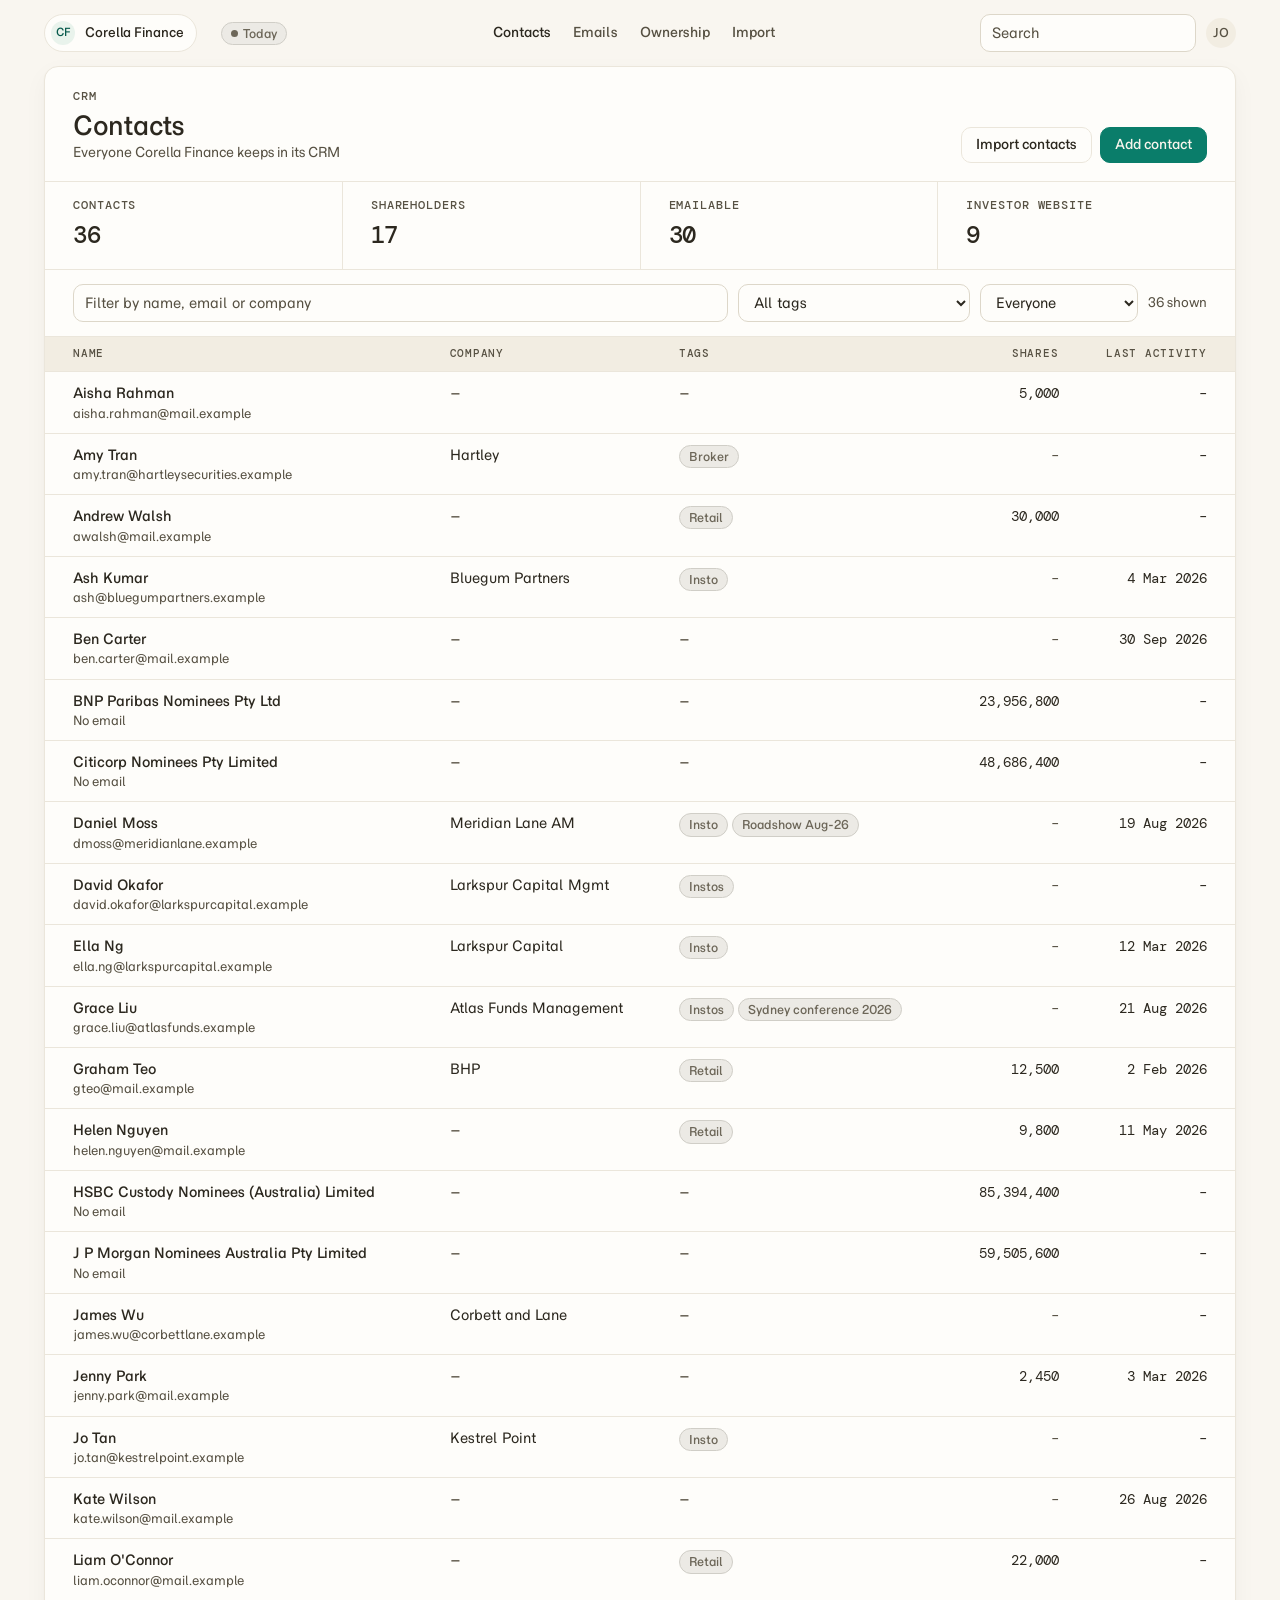
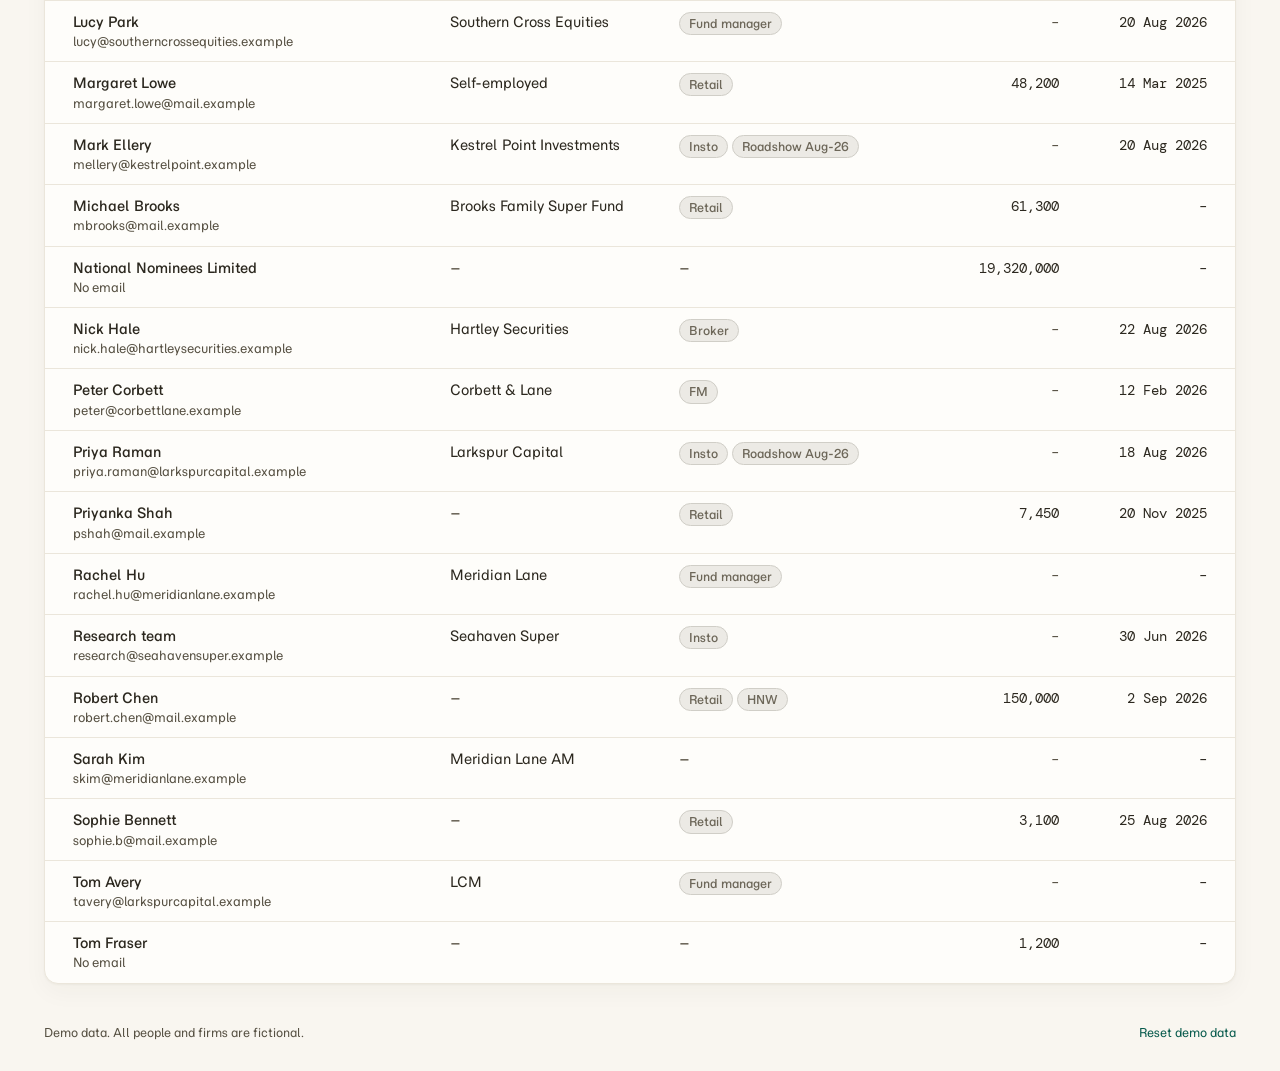
<file: crm/2 - Corella CRM - Today (before).html>
<!doctype html>
<html lang="en-AU">
<head>
  <meta charset="utf-8">
  <meta name="viewport" content="width=device-width, initial-scale=1">
  <title>Corella Finance CRM · Today</title>
  <style>
/* Embedded fonts: Momo Trust Sans and DM Mono. Generated file, no need to edit. */
@font-face{font-family:"Momo Trust Sans";font-weight:400;font-style:normal;font-display:block;src:url([data-uri]) format("woff2");}
@font-face{font-family:"Momo Trust Sans";font-weight:500;font-style:normal;font-display:block;src:url([data-uri]) format("woff2");}
@font-face{font-family:"DM Mono";font-weight:400;font-style:normal;font-display:block;src:url([data-uri]) format("woff2");}
@font-face{font-family:"DM Mono";font-weight:500;font-style:normal;font-display:block;src:url([data-uri]) format("woff2");}

</style>
  <style>
/* Ivy design tokens (Parchment) and the components this mock uses. */

:root {
  --font-sans: "Momo Trust Sans", "Inter", "Segoe UI Variable Text", -apple-system, BlinkMacSystemFont, "Helvetica Neue", Arial, sans-serif;
  --font-mono: "DM Mono", ui-monospace, "SF Mono", Menlo, Consolas, monospace;

  --radius: 0.625rem;
  --background: #F9F6F0;
  --card: #FEFDFA;
  --foreground: #2C281F;
  --muted: #F2EDE2;
  --muted-foreground: #575143;
  --secondary: #F2EDE2;
  --accent: #E9F3EC;
  --accent-foreground: #075A4C;
  --primary: #0A7D6A;
  --primary-foreground: #F7F4EC;
  --destructive: #B52A1E;
  --ring: #075A4C;
  --border: #EBE6DB;
  --input: #DDD7C9;

  --hue-green: #0A7D6A;
  --hue-blue: #1F52D0;
  --hue-violet: #6B30CF;
  --hue-amber: #8A6800;
  --hue-orange: #B8460A;
  --hue-rose: #B31E57;
  --hue-red: #B52A1E;
  --hue-gray: #6D6759;
}

* { box-sizing: border-box; }
html, body { margin: 0; }
body {
  background: var(--background);
  color: var(--foreground);
  font-family: var(--font-sans);
  font-size: 14px;
  line-height: 1.45;
  font-synthesis: none;
  -webkit-font-smoothing: antialiased;
}
b, strong, th, h1, h2, h3, h4 { font-weight: 500; }
a { color: var(--accent-foreground); text-decoration: none; }
a:hover { text-decoration: underline; }
:focus-visible { outline: 2px solid var(--ring); outline-offset: 2px; }

.mono { font-family: var(--font-mono); font-variant-numeric: tabular-nums; }
.num { font-family: var(--font-mono); font-variant-numeric: tabular-nums; text-align: right; white-space: nowrap; }
.muted { color: var(--muted-foreground); }
.small { font-size: 13px; }
.caption { font-size: 12px; }
.eyebrow {
  font-family: var(--font-mono); font-size: 11.5px; font-weight: 500; letter-spacing: 0.08em;
  text-transform: uppercase; color: var(--muted-foreground);
}

/* Top navigation: no fill, melts into the ground */
.nav {
  display: flex; align-items: center; gap: 24px;
  max-width: 1240px; margin: 0 auto; padding: 14px 24px;
}
.chip-company {
  display: flex; align-items: center; gap: 10px; padding: 6px 12px 6px 6px;
  border: 1px solid var(--border); border-radius: 9999px; background: var(--card);
  font-size: 13px; font-weight: 500; white-space: nowrap;
}
.chip-company .logo {
  width: 24px; height: 24px; border-radius: 9999px; background: var(--accent);
  color: var(--accent-foreground); display: grid; place-items: center; font-size: 11px;
}
.nav-links { display: flex; gap: 22px; flex: 1; justify-content: center; }
.nav-links a { color: var(--muted-foreground); font-size: 13.5px; font-weight: 500; }
.nav-links a:hover { color: var(--foreground); text-decoration: none; }
.nav-links a.active { color: var(--foreground); }
.nav-right { display: flex; align-items: center; gap: 10px; }
.nav-search { width: 220px; }
.avatar {
  width: 30px; height: 30px; border-radius: 9999px; background: var(--secondary);
  color: var(--muted-foreground); display: grid; place-items: center; font-size: 12px; font-weight: 500;
}

/* The one page card */
.page { max-width: 1240px; margin: 0 auto; padding: 0 24px 40px; }
.card {
  background: var(--card); border: 1px solid var(--border); border-radius: calc(var(--radius) + 4px);
  box-shadow: 0 1px 2px rgba(44, 40, 31, 0.04), 0 8px 24px rgba(44, 40, 31, 0.04);
  overflow: hidden;
}
.card-head {
  display: flex; align-items: flex-end; justify-content: space-between; gap: 16px;
  padding: 22px 28px 18px; border-bottom: 1px solid var(--border);
}
.card-head h1 { font-size: 26px; line-height: 1.2; margin: 4px 0 2px; letter-spacing: -0.01em; }
.card-head .sub { color: var(--muted-foreground); font-size: 13.5px; }
.actions { display: flex; gap: 8px; align-items: center; flex-wrap: wrap; }

.section { padding: 20px 28px; border-bottom: 1px solid var(--border); }
.section:last-child { border-bottom: 0; }
.section > .eyebrow { margin-bottom: 12px; }
.section h3 { font-size: 17px; margin: 0 0 4px; }

/* Stat strip: figures divided by vertical hairlines */
.stats { display: flex; border-bottom: 1px solid var(--border); }
.stat { flex: 1; padding: 16px 28px; border-right: 1px solid var(--border); }
.stat:last-child { border-right: 0; }
.stat .value { font-family: var(--font-mono); font-variant-numeric: tabular-nums; font-size: 24px; font-weight: 500; margin-top: 4px; letter-spacing: -0.02em; }

/* Split: main column and a ruled context rail */
.split { display: grid; grid-template-columns: minmax(0, 1fr) 340px; }
.split > .main { border-right: 1px solid var(--border); min-width: 0; }
.rail .section { padding: 18px 22px; }
.kv { display: grid; grid-template-columns: 110px minmax(0, 1fr); gap: 8px 12px; align-items: baseline; }
.kv .k { color: var(--muted-foreground); font-size: 13px; }
.kv .v { overflow-wrap: anywhere; }

/* Buttons */
.btn {
  font: inherit; font-size: 13.5px; font-weight: 500; border-radius: var(--radius);
  padding: 7px 14px; border: 1px solid var(--border); background: var(--card); color: var(--foreground);
  cursor: pointer; white-space: nowrap; display: inline-flex; align-items: center; gap: 6px;
}
.btn:hover { border-color: var(--input); background: color-mix(in oklab, var(--muted) 50%, var(--card)); }
.btn:active { transform: translateY(1px); }
.btn.primary { background: var(--primary); color: var(--primary-foreground); border-color: var(--primary); }
.btn.primary:hover { background: color-mix(in oklab, var(--primary) 88%, black); }
.btn.neon { background: var(--accent); color: var(--accent-foreground); border-color: var(--accent); }
.btn.ghost { background: transparent; border-color: transparent; color: var(--muted-foreground); }
.btn.ghost:hover { color: var(--foreground); background: var(--muted); }
.btn.sm { padding: 4px 10px; font-size: 12.5px; }
.btn:disabled { opacity: 0.5; cursor: not-allowed; }
.link-btn { background: none; border: 0; padding: 0; font: inherit; color: var(--accent-foreground); cursor: pointer; }
.link-btn:hover { text-decoration: underline; }

/* Fields */
.field { display: flex; flex-direction: column; gap: 6px; margin-bottom: 14px; }
.field label { font-size: 13px; font-weight: 500; }
.field .help { font-size: 12px; color: var(--muted-foreground); }
.input, select.input, textarea.input {
  font: inherit; font-size: 14px; color: var(--foreground); background: var(--card);
  border: 1px solid var(--input); border-radius: var(--radius); padding: 8px 11px; width: 100%;
}
textarea.input { min-height: 90px; resize: vertical; }
.input::placeholder { color: var(--muted-foreground); }
.input:focus { outline: 2px solid var(--ring); outline-offset: 0; border-color: var(--ring); }
.row { display: flex; gap: 12px; }
.row > * { flex: 1; }
.check { display: flex; align-items: center; gap: 8px; font-size: 14px; margin: 6px 0; cursor: pointer; }
.check input { accent-color: var(--primary); width: 16px; height: 16px; }

/* Tables */
.table-wrap { overflow-x: auto; }
table.t { width: 100%; border-collapse: collapse; }
table.t th {
  background: var(--muted); font-family: var(--font-mono); font-size: 11px; font-weight: 500;
  letter-spacing: 0.07em; text-transform: uppercase; color: var(--muted-foreground);
  text-align: left; padding: 9px 14px; border-bottom: 1px solid var(--border); white-space: nowrap;
}
table.t th.num { text-align: right; }
table.t td { padding: 11px 14px; border-bottom: 1px solid var(--border); vertical-align: top; }
table.t tr:last-child td { border-bottom: 0; }
table.t tr.click { cursor: pointer; }
table.t tr.click:hover td { background: color-mix(in oklab, var(--muted) 45%, var(--card)); }
table.t td:first-child, table.t th:first-child { padding-left: 28px; }
table.t td:last-child, table.t th:last-child { padding-right: 28px; }
.name-cell .n { font-weight: 500; }
.name-cell .e { color: var(--muted-foreground); font-size: 12.5px; }

/* Full-bleed rows (activity) */
.rows { list-style: none; margin: 0; padding: 0; }
.rows li { padding: 14px 28px; border-bottom: 1px solid var(--border); display: grid; grid-template-columns: 112px minmax(0, 1fr); gap: 14px; }
.rows li:last-child { border-bottom: 0; }
.rows .when { font-family: var(--font-mono); font-size: 12px; color: var(--muted-foreground); padding-top: 2px; }
.rows .what { font-size: 14px; }
.rows .meta { font-size: 12.5px; color: var(--muted-foreground); margin-top: 3px; }
.rows .title { font-weight: 500; }
.empty { padding: 28px; color: var(--muted-foreground); }

/* Badges: tone recipe against a hue */
.badge {
  display: inline-flex; align-items: center; gap: 5px; font-size: 12px; font-weight: 500;
  padding: 1px 9px; border-radius: 9999px; white-space: nowrap; line-height: 1.6;
  --h: var(--hue-gray);
  background: color-mix(in oklab, var(--h) 12%, var(--card));
  border: 1px solid color-mix(in oklab, var(--h) 30%, var(--card));
  color: var(--h);
}
.badge.green { --h: var(--hue-green); }
.badge.blue { --h: var(--hue-blue); }
.badge.violet { --h: var(--hue-violet); }
.badge.amber { --h: var(--hue-amber); }
.badge.orange { --h: var(--hue-orange); }
.badge.rose { --h: var(--hue-rose); }
.badge .x { cursor: pointer; opacity: 0.7; margin-left: 2px; }
.badge .x:hover { opacity: 1; }
.tags { display: flex; flex-wrap: wrap; gap: 4px; }
.dot { width: 7px; height: 7px; border-radius: 9999px; background: var(--h); display: inline-block; }

/* Well: recessed panel */
.well { background: var(--muted); border-radius: var(--radius); padding: 14px 16px; font-size: 13.5px; }
.well.accent { background: var(--accent); color: var(--accent-foreground); }

/* Toolbar above a table */
.toolbar { display: flex; gap: 10px; align-items: center; padding: 14px 28px; border-bottom: 1px solid var(--border); flex-wrap: wrap; }
.toolbar .input { width: auto; }
.toolbar .grow { flex: 1; min-width: 200px; }

/* Dialog */
.overlay { position: fixed; inset: 0; background: rgba(44, 40, 31, 0.28); display: grid; place-items: center; z-index: 50; padding: 20px; }
.dialog { background: var(--card); border: 1px solid var(--border); border-radius: var(--radius); width: 520px; max-width: 100%; max-height: 90vh; overflow: auto; box-shadow: 0 16px 48px rgba(44, 40, 31, 0.18); }
.dialog .dh { padding: 18px 22px 0; }
.dialog .dh h2 { font-size: 17px; margin: 0; }
.dialog .db { padding: 16px 22px 4px; }
.dialog .df { padding: 12px 22px 18px; display: flex; justify-content: flex-end; gap: 8px; }

/* Version badge and footer */
.version { font-size: 12px; }
.foot { max-width: 1240px; margin: 0 auto; padding: 0 24px 30px; display: flex; justify-content: space-between; color: var(--muted-foreground); font-size: 12px; }
.toast { position: fixed; bottom: 20px; left: 50%; transform: translateX(-50%); background: var(--foreground); color: var(--card); padding: 9px 16px; border-radius: var(--radius); font-size: 13px; z-index: 60; }

pre.csv { font-family: var(--font-mono); font-size: 12px; background: var(--muted); border-radius: var(--radius); padding: 12px 14px; overflow-x: auto; margin: 0; }
.status-ok { color: var(--hue-green); }
.status-bad { color: var(--hue-red); }
.status-warn { color: var(--hue-amber); }

</style>
</head>
<body data-dl-theme="parchment">
  <div id="app"></div>
  <script>
    // Which version of the CRM this is. Each version keeps its own demo data in the browser.
    window.CRM_VERSION = { key: "today", label: "Today", tone: "" };
  </script>
  <script>
// Demo data for Corella Finance. All people, firms and figures are fictional.
// The app copies this into the browser's storage on first load; "Reset demo data" restores it.

window.CRM_SEED = (function () {
  const TOTAL_SHARES = 386400000;

  // People. company and occupation are free text, typed by whoever added the contact.
  const contacts = [
    // Fund managers, super funds and brokers (from Josh's spreadsheet)
    { id: "c01", firstName: "Priya", lastName: "Raman", email: "priya.raman@larkspurcapital.example", phone: "+61 2 9000 1101", company: "Larkspur Capital", occupation: "Portfolio manager, Emerging Leaders", tags: ["Insto", "Roadshow Aug-26"] },
    { id: "c02", firstName: "David", lastName: "Okafor", email: "david.okafor@larkspurcapital.example", phone: "+61 2 9000 1102", company: "Larkspur Capital Mgmt", occupation: "Portfolio manager, Small Companies", tags: ["Instos"] },
    { id: "c03", firstName: "Tom", lastName: "Avery", email: "tavery@larkspurcapital.example", phone: "", company: "LCM", occupation: "Analyst", tags: ["Fund manager"] },
    { id: "c04", firstName: "Ella", lastName: "Ng", email: "ella.ng@larkspurcapital.example", phone: "+61 2 9000 1107", company: "Larkspur Capital", occupation: "Analyst", tags: ["Insto"] },
    { id: "c05", firstName: "Daniel", lastName: "Moss", email: "dmoss@meridianlane.example", phone: "+61 3 9100 2201", company: "Meridian Lane AM", occupation: "Portfolio manager", tags: ["Insto", "Roadshow Aug-26"] },
    { id: "c06", firstName: "Rachel", lastName: "Hu", email: "rachel.hu@meridianlane.example", phone: "", company: "Meridian Lane", occupation: "Co-portfolio manager", tags: ["Fund manager"] },
    { id: "c07", firstName: "Sarah", lastName: "Kim", email: "skim@meridianlane.example", phone: "", company: "Meridian Lane AM", occupation: "Analyst", tags: [] },
    { id: "c08", firstName: "Ash", lastName: "Kumar", email: "ash@bluegumpartners.example", phone: "+61 3 9200 3301", company: "Bluegum Partners", occupation: "Portfolio manager", tags: ["Insto"] },
    { id: "c09", firstName: "Peter", lastName: "Corbett", email: "peter@corbettlane.example", phone: "+61 2 9300 4401", company: "Corbett & Lane", occupation: "Head of investments", tags: ["FM"] },
    { id: "c10", firstName: "James", lastName: "Wu", email: "james.wu@corbettlane.example", phone: "", company: "Corbett and Lane", occupation: "Analyst", tags: [] },
    { id: "c11", firstName: "Mark", lastName: "Ellery", email: "mellery@kestrelpoint.example", phone: "+61 2 9400 5501", company: "Kestrel Point Investments", occupation: "Portfolio manager, Financials Opportunities", tags: ["Insto", "Roadshow Aug-26"] },
    { id: "c12", firstName: "Jo", lastName: "Tan", email: "jo.tan@kestrelpoint.example", phone: "", company: "Kestrel Point", occupation: "Portfolio manager, Small Caps", tags: ["Insto"] },
    { id: "c13", firstName: "Research", lastName: "team", email: "research@seahavensuper.example", phone: "", company: "Seahaven Super", occupation: "", tags: ["Insto"] },
    { id: "c14", firstName: "Grace", lastName: "Liu", email: "grace.liu@atlasfunds.example", phone: "", company: "Atlas Funds Management", occupation: "Analyst", tags: ["Instos", "Sydney conference 2026"] },
    { id: "c15", firstName: "Lucy", lastName: "Park", email: "lucy@southerncrossequities.example", phone: "+61 2 9500 6601", company: "Southern Cross Equities", occupation: "Portfolio manager", tags: ["Fund manager"] },
    { id: "c16", firstName: "Nick", lastName: "Hale", email: "nick.hale@hartleysecurities.example", phone: "+61 2 9600 7701", company: "Hartley Securities", occupation: "Institutional sales", tags: ["Broker"] },
    { id: "c17", firstName: "Amy", lastName: "Tran", email: "amy.tran@hartleysecurities.example", phone: "", company: "Hartley", occupation: "Research analyst", tags: ["Broker"] },

    // Banks holding shares for others. Created automatically from the share register.
    { id: "c18", firstName: "HSBC Custody Nominees (Australia) Limited", lastName: "", email: "", phone: "", company: "", occupation: "", tags: [], holdings: [{ holderId: "X0001104412", accountName: "HSBC CUSTODY NOMINEES (AUSTRALIA) LIMITED", shares: 85394400 }] },
    { id: "c19", firstName: "J P Morgan Nominees Australia Pty Limited", lastName: "", email: "", phone: "", company: "", occupation: "", tags: [], holdings: [{ holderId: "X0001104987", accountName: "J P MORGAN NOMINEES AUSTRALIA PTY LIMITED", shares: 59505600 }] },
    { id: "c20", firstName: "Citicorp Nominees Pty Limited", lastName: "", email: "", phone: "", company: "", occupation: "", tags: [], holdings: [{ holderId: "X0001105233", accountName: "CITICORP NOMINEES PTY LIMITED", shares: 48686400 }] },
    { id: "c21", firstName: "BNP Paribas Nominees Pty Ltd", lastName: "", email: "", phone: "", company: "", occupation: "", tags: [], holdings: [{ holderId: "X0001106020", accountName: "BNP PARIBAS NOMINEES PTY LTD <AGENCY LENDING A/C>", shares: 23956800 }] },
    { id: "c22", firstName: "National Nominees Limited", lastName: "", email: "", phone: "", company: "", occupation: "", tags: [], holdings: [{ holderId: "X0001106551", accountName: "NATIONAL NOMINEES LIMITED", shares: 19320000 }] },

    // Individual investors
    { id: "c23", firstName: "Margaret", lastName: "Lowe", email: "margaret.lowe@mail.example", phone: "+61 412 000 231", company: "Self-employed", occupation: "Retired", tags: ["Retail"], hub: "2025-03-14", holdings: [{ holderId: "I0042218811", accountName: "MRS MARGARET ANNE LOWE", shares: 48200 }] },
    { id: "c24", firstName: "Graham", lastName: "Teo", email: "gteo@mail.example", phone: "", company: "BHP", occupation: "Engineer", tags: ["Retail"], hub: "2026-02-02", holdings: [{ holderId: "I0051133902", accountName: "MR GRAHAM TEO", shares: 12500 }] },
    { id: "c25", firstName: "Sophie", lastName: "Bennett", email: "sophie.b@mail.example", phone: "", company: "", occupation: "", tags: ["Retail"], hub: "2026-08-25", holdings: [{ holderId: "I0060012345", accountName: "MS SOPHIE BENNETT", shares: 3100 }] },
    { id: "c26", firstName: "Liam", lastName: "O'Connor", email: "liam.oconnor@mail.example", phone: "", company: "", occupation: "", tags: ["Retail"], holdings: [{ holderId: "I0038821190", accountName: "MR LIAM PATRICK O'CONNOR", shares: 22000 }] },
    { id: "c27", firstName: "Priyanka", lastName: "Shah", email: "pshah@mail.example", phone: "", company: "", occupation: "", tags: ["Retail"], hub: "2025-11-20", holdings: [{ holderId: "I0057730014", accountName: "MRS PRIYANKA SHAH", shares: 7450 }] },
    { id: "c28", firstName: "Robert", lastName: "Chen", email: "robert.chen@mail.example", phone: "+61 418 000 772", company: "", occupation: "Company director", tags: ["Retail", "HNW"], hub: "2024-09-02", holdings: [{ holderId: "I0012209876", accountName: "MR ROBERT CHEN", shares: 104000 }, { holderId: "I0012209877", accountName: "CHEN SUPER PTY LTD <CHEN FAMILY S/F A/C>", shares: 46000 }] },
    { id: "c29", firstName: "Aisha", lastName: "Rahman", email: "aisha.rahman@mail.example", phone: "", company: "", occupation: "", tags: [], holdings: [{ holderId: "I0063390021", accountName: "MS AISHA RAHMAN", shares: 5000 }] },
    { id: "c30", firstName: "Michael", lastName: "Brooks", email: "mbrooks@mail.example", phone: "", company: "Brooks Family Super Fund", occupation: "", tags: ["Retail"], holdings: [{ holderId: "I0029945512", accountName: "BROOKS SUPER PTY LTD <BROOKS FAMILY S/F A/C>", shares: 61300 }] },
    { id: "c31", firstName: "Helen", lastName: "Nguyen", email: "helen.nguyen@mail.example", phone: "", company: "", occupation: "", tags: ["Retail"], hub: "2026-05-11", holdings: [{ holderId: "I0058812230", accountName: "MS HELEN NGUYEN", shares: 9800 }] },
    { id: "c32", firstName: "Tom", lastName: "Fraser", email: "", phone: "", company: "", occupation: "", tags: [], holdings: [{ holderId: "I0066001237", accountName: "MR THOMAS JAMES FRASER", shares: 1200 }] },
    { id: "c33", firstName: "Kate", lastName: "Wilson", email: "kate.wilson@mail.example", phone: "", company: "", occupation: "", tags: [], hub: "2026-08-26" },
    { id: "c34", firstName: "Ben", lastName: "Carter", email: "ben.carter@mail.example", phone: "", company: "", occupation: "", tags: [], hub: "2026-09-30" },
    { id: "c35", firstName: "Andrew", lastName: "Walsh", email: "awalsh@mail.example", phone: "", company: "", occupation: "", tags: ["Retail"], holdings: [{ holderId: "I0047719001", accountName: "MR ANDREW WALSH", shares: 30000 }] },
    { id: "c36", firstName: "Jenny", lastName: "Park", email: "jenny.park@mail.example", phone: "", company: "", occupation: "", tags: [], hub: "2026-03-03", holdings: [{ holderId: "I0061174320", accountName: "MISS JENNY PARK", shares: 2450 }] }
  ].map(c => Object.assign({ holdings: [], hub: null, unsubscribed: false }, c));

  // Notes, calls and meetings typed in, plus emails forwarded in. Each sits on one contact.
  const activities = [
    { id: "a01", contactId: "c01", type: "meeting", date: "2026-08-18", author: "Josh", text: "Met Larkspur team (Priya, David, Tom) with CEO and CFO. David asked about the arrears trend; may top up after the raise. Send David the late-repayments data." },
    { id: "a02", contactId: "c04", type: "note", date: "2026-03-12", author: "Josh", text: "Caught up with Ella at Larkspur's Sydney office. Wants to visit our operations later in the year." },
    { id: "a03", contactId: "c05", type: "meeting", date: "2026-08-19", author: "Hannah", text: "Met Daniel (CFO only). Worried about funding costs. Daniel prefers CFO-only meetings; Rachel wants the CEO next time." },
    { id: "a04", contactId: "c11", type: "meeting", date: "2026-08-20", author: "Josh", text: "Kestrel Point: Mark, Jo and Ella, with CEO and Josh. Operations and collections. Book an operations visit for November." },
    { id: "a05", contactId: "c11", type: "email_forwarded", date: "2026-08-20", author: "Josh", subject: "Re: Kestrel Point x Corella, thanks for today", text: "Thanks Josh, good session with Mark, Jo and Ella. Keen to book the operations visit for November. Ella will coordinate from our side." },
    { id: "a06", contactId: "c15", type: "call", date: "2026-08-20", author: "Josh", text: "Lucy: questions on dividend policy. Invite to the Feb roadshow." },
    { id: "a07", contactId: "c14", type: "note", date: "2026-08-21", author: "Josh", text: "Met at the Sydney conference. Interested in the income angle. Invite to the Feb roadshow." },
    { id: "a08", contactId: "c16", type: "meeting", date: "2026-08-22", author: "Hannah", text: "Roadshow debrief with Nick. Amy to start writing research on us; first note in November." },
    { id: "a09", contactId: "c08", type: "note", date: "2026-03-04", author: "Josh", text: "Ash: lost a big client in Q2. Watch for selling." },
    { id: "a10", contactId: "c09", type: "meeting", date: "2026-02-12", author: "Hannah", text: "Peter and James. Asked about bad debts." },
    { id: "a11", contactId: "c28", type: "call", date: "2026-09-02", author: "Josh", text: "Called about the dividend reinvestment plan." },
    { id: "a12", contactId: "c13", type: "note", date: "2026-06-30", author: "Eddy (InvestorHub)", text: "Seahaven holds through an external manager. Josh to find out which one." }
  ];

  // Emails sent from the CRM. Recipients are worked out when the app first loads.
  const emails = [
    { id: "e01", subject: "Roadshow invitation: August", date: "2026-08-04", audience: { kind: "tags", tags: ["Insto", "Instos", "Fund manager", "FM"] }, body: "We'd like to meet with you during our results roadshow, 18 to 22 August." },
    { id: "e02", subject: "FY26 results and roadshow", date: "2026-08-25", audience: { kind: "shareholders" }, body: "Corella Finance has released its FY26 results." },
    { id: "e03", subject: "Investor update: September", date: "2026-09-28", audience: { kind: "all" }, body: "Our September investor update." }
  ];

  // Ownership report, as at 30 September 2026. Funds found behind the banks on the register.
  const ownership = {
    asAt: "2026-09-30",
    comparedWith: "June 2026",
    summary: [
      { label: "Held by banks on behalf of others", pct: 61.3 },
      { label: "Traced to a fund", pct: 48.2 },
      { label: "Not traced", pct: 13.1 }
    ],
    funds: [
      { manager: "Larkspur Capital", fund: "Emerging Leaders Fund", via: "HSBC", pct: 6.4, change: "+1.2" },
      { manager: "Meridian Lane Asset Management", fund: "Australian Equities", via: "Citicorp", pct: 5.9, change: "−0.8" },
      { manager: "Kestrel Point Investments", fund: "Financials Opportunities", via: "J.P. Morgan", pct: 4.7, change: "+2.1" },
      { manager: "Larkspur Capital", fund: "Small Companies Fund", via: "J.P. Morgan", pct: 3.8, change: "0.0" },
      { manager: "Bluegum Partners", fund: "Bluegum Small Caps", via: "BNP Paribas", pct: 3.1, change: "−1.4" },
      { manager: "Atlas Funds Management", fund: "Income Fund", via: "HSBC", pct: 2.6, change: "new" },
      { manager: "Seahaven Super", fund: "Balanced", via: "National Nominees", pct: 2.2, change: "+0.3" },
      { manager: "Corbett & Lane", fund: "Value Fund", via: "Citicorp", pct: 1.9, change: "−1.1" }
    ]
  };

  return { company: { name: "Corella Finance", totalShares: TOTAL_SHARES }, currentUser: "Josh", contacts, activities, emails, ownership };
})();

</script>
  <script>
// A simplified InvestorHub CRM. Plain JavaScript, no build step.
// Pages are rendered from the state object and saved to the browser's localStorage.

(function () {
  "use strict";

  const VERSION = window.CRM_VERSION;
  const STORAGE_KEY = "corella-crm-" + VERSION.key;
  const app = document.getElementById("app");

  // ---------------------------------------------------------------------------
  // State
  // ---------------------------------------------------------------------------

  let state = load();

  function load() {
    try {
      const saved = localStorage.getItem(STORAGE_KEY);
      if (saved) return JSON.parse(saved);
    } catch (e) { /* storage unavailable: fall back to the seed */ }
    const s = freshState();
    try { localStorage.setItem(STORAGE_KEY, JSON.stringify(s)); } catch (e) { /* ignore */ }
    return s;
  }

  function save() {
    try { localStorage.setItem(STORAGE_KEY, JSON.stringify(state)); } catch (e) { /* ignore */ }
  }

  function freshState() {
    const s = JSON.parse(JSON.stringify(window.CRM_SEED));
    // Work out who each seeded email went to, and log it on each recipient.
    s.emails.forEach(function (em) {
      const recipients = audienceContacts(em.audience, s.contacts);
      em.recipients = recipients.length;
      em.opens = 0;
      em.clicks = 0;
      recipients.forEach(function (c, i) {
        let status = "Not opened";
        if (c.email.indexOf("larkspurcapital.example") > -1 && c.id === "c04") status = "Bounced";
        else if ((i + em.id.charCodeAt(2)) % 3 === 0) status = "Clicked";
        else if ((i + em.id.charCodeAt(2)) % 3 === 1) status = "Opened";
        if (status === "Opened" || status === "Clicked") em.opens++;
        if (status === "Clicked") em.clicks++;
        s.activities.push({ id: uid("a"), contactId: c.id, type: "email_sent", date: em.date, author: "Josh", subject: em.subject, emailId: em.id, status: status });
      });
    });
    return s;
  }

  function resetDemo() {
    state = freshState();
    save();
    location.hash = "#/contacts";
    render();
    toast("Demo data reset");
  }

  // ---------------------------------------------------------------------------
  // Helpers
  // ---------------------------------------------------------------------------

  function uid(prefix) { return prefix + Math.random().toString(36).slice(2, 9); }

  function esc(v) {
    return String(v == null ? "" : v)
      .replace(/&/g, "&amp;").replace(/</g, "&lt;").replace(/>/g, "&gt;")
      .replace(/"/g, "&quot;").replace(/'/g, "&#39;");
  }

  const MONTHS = ["Jan", "Feb", "Mar", "Apr", "May", "Jun", "Jul", "Aug", "Sep", "Oct", "Nov", "Dec"];
  function fmtDate(iso) {
    if (!iso) return "–";
    const p = iso.slice(0, 10).split("-");
    return parseInt(p[2], 10) + " " + MONTHS[parseInt(p[1], 10) - 1] + " " + p[0];
  }
  function todayIso() { return new Date().toISOString().slice(0, 10); }
  function fmtNum(n) { return Number(n || 0).toLocaleString("en-AU"); }
  function pct(n, of) { return of ? (100 * n / of).toFixed(1) + "%" : "–"; }

  function fullName(c) { return (c.firstName + " " + (c.lastName || "")).trim(); }
  function sharesHeld(c) { return (c.holdings || []).reduce(function (t, h) { return t + h.shares; }, 0); }
  function isShareholder(c) { return sharesHeld(c) > 0; }
  function canEmail(c) { return !!c.email && !c.unsubscribed; }
  function contactById(id) { return state.contacts.find(function (c) { return c.id === id; }); }

  function activitiesFor(contactId) {
    return state.activities
      .filter(function (a) { return a.contactId === contactId; })
      .sort(function (a, b) { return b.date.localeCompare(a.date); });
  }

  // Most recent real contact: notes, calls, meetings, forwarded emails, website sign-up. Bulk emails don't count.
  function lastActivity(c) {
    const a = activitiesFor(c.id).filter(function (x) { return x.type !== "email_sent"; })[0];
    const dates = [a ? a.date : null, c.hub].filter(Boolean).sort();
    return dates.length ? dates[dates.length - 1] : null;
  }

  function allTags(contacts) {
    const counts = {};
    (contacts || state.contacts).forEach(function (c) {
      c.tags.forEach(function (t) { counts[t] = (counts[t] || 0) + 1; });
    });
    return Object.keys(counts).sort(function (a, b) { return a.localeCompare(b); })
      .map(function (t) { return { tag: t, count: counts[t] }; });
  }

  // Who an email goes to. kind: all | shareholders | tags | contacts
  function audienceContacts(audience, contacts) {
    contacts = contacts || state.contacts;
    return contacts.filter(function (c) {
      if (!canEmail(c)) return false;
      if (audience.kind === "all") return true;
      if (audience.kind === "shareholders") return isShareholder(c);
      if (audience.kind === "tags") return c.tags.some(function (t) { return (audience.tags || []).indexOf(t) > -1; });
      if (audience.kind === "contacts") return (audience.contactIds || []).indexOf(c.id) > -1;
      return false;
    });
  }

  function describeAudience(a) {
    if (a.kind === "all") return "All contacts";
    if (a.kind === "shareholders") return "Shareholders";
    if (a.kind === "tags") return "Tagged " + (a.tags || []).join(", ");
    if (a.kind === "contacts") return (a.contactIds || []).length + " chosen people";
    return "";
  }

  function toast(msg) {
    const el = document.createElement("div");
    el.className = "toast";
    el.textContent = msg;
    document.body.appendChild(el);
    setTimeout(function () { el.remove(); }, 2200);
  }

  function badge(text, tone) { return '<span class="badge ' + (tone || "") + '">' + esc(text) + "</span>"; }

  function tagBadges(tags) {
    if (!tags.length) return '<span class="muted">–</span>';
    return '<div class="tags">' + tags.map(function (t) { return badge(t); }).join("") + "</div>";
  }

  const ACTIVITY_LABELS = {
    meeting: ["Meeting", "violet"],
    note: ["Note", "blue"],
    call: ["Call", "blue"],
    email_forwarded: ["Email forwarded in", "amber"],
    email_sent: ["Email sent", ""],
    website: ["Investor website", "green"]
  };

  // ---------------------------------------------------------------------------
  // Layout
  // ---------------------------------------------------------------------------

  // Top navigation. Each entry: [label, hash, matches-route-prefix]
  function navItems() {
    return [
      ["Contacts", "#/contacts", "contacts"],
      ["Emails", "#/emails", "emails"],
      ["Ownership", "#/ownership", "ownership"],
      ["Import", "#/import", "import"]
    ];
  }

  function layout(section, inner) {
    const links = navItems().map(function (n) {
      return '<a href="' + n[1] + '" class="' + (section === n[2] ? "active" : "") + '">' + n[0] + "</a>";
    }).join("");
    return (
      '<nav class="nav">' +
        '<div class="chip-company"><span class="logo">CF</span>' + esc(state.company.name) + "</div>" +
        '<span class="badge version ' + VERSION.tone + '"><span class="dot"></span>' + esc(VERSION.label) + "</span>" +
        '<div class="nav-links">' + links + "</div>" +
        '<div class="nav-right">' +
          '<form data-form="search"><input class="input nav-search" name="q" placeholder="Search" value="' + esc(currentSearch()) + '"></form>' +
          '<div class="avatar" title="Josh (investor relations)">JO</div>' +
        "</div>" +
      "</nav>" +
      '<main class="page"><div class="card">' + inner + "</div></main>" +
      '<footer class="foot"><span>Demo data. All people and firms are fictional.</span>' +
      '<button class="link-btn" data-action="reset">Reset demo data</button></footer>'
    );
  }

  function head(eyebrow, title, sub, actions) {
    return (
      '<div class="card-head"><div>' +
        '<div class="eyebrow">' + esc(eyebrow) + "</div>" +
        "<h1>" + esc(title) + "</h1>" +
        (sub ? '<div class="sub">' + sub + "</div>" : "") +
      "</div>" +
      (actions ? '<div class="actions">' + actions + "</div>" : "") +
      "</div>"
    );
  }

  function stats(items) {
    return '<div class="stats">' + items.map(function (s) {
      return '<div class="stat"><div class="eyebrow">' + esc(s[0]) + '</div><div class="value">' + s[1] + "</div></div>";
    }).join("") + "</div>";
  }

  // ---------------------------------------------------------------------------
  // Router
  // ---------------------------------------------------------------------------

  function parseHash() {
    const h = (location.hash || "#/contacts").slice(2);
    const qIndex = h.indexOf("?");
    const path = qIndex > -1 ? h.slice(0, qIndex) : h;
    const query = new URLSearchParams(qIndex > -1 ? h.slice(qIndex + 1) : "");
    return { parts: path.split("/").filter(Boolean), query: query };
  }

  function currentSearch() {
    const r = parseHash();
    return r.parts[0] === "search" ? (r.query.get("q") || "") : "";
  }

  function render() {
    const r = parseHash();
    const p = r.parts;
    let html;
    if (p[0] === "contacts" && p[1]) html = contactPage(p[1]);
    else if (p[0] === "emails" && p[1] === "new") html = composePage();
    else if (p[0] === "emails") html = emailsPage();
    else if (p[0] === "import") html = importPage();
    else if (p[0] === "ownership") html = ownershipPage();
    else if (p[0] === "search") html = searchPage(r.query.get("q") || "");
    else html = contactsPage();
    app.innerHTML = html;
    afterRender();
    window.scrollTo(0, 0);
  }

  // Pages that need wiring after they're drawn register a function here.
  let afterRenderHook = null;
  function afterRender() {
    if (afterRenderHook) { const f = afterRenderHook; afterRenderHook = null; f(); }
  }

  // ---------------------------------------------------------------------------
  // Contacts list
  // ---------------------------------------------------------------------------

  const listFilter = { text: "", tag: "", holders: "all" };

  function contactRow(c) {
    const shares = sharesHeld(c);
    return (
      '<tr class="click" data-href="#/contacts/' + c.id + '">' +
        '<td class="name-cell"><div class="n">' + esc(fullName(c)) + '</div><div class="e">' + esc(c.email || "No email") + "</div></td>" +
        "<td>" + (c.company ? esc(c.company) : '<span class="muted">–</span>') + "</td>" +
        "<td>" + tagBadges(c.tags) + "</td>" +
        '<td class="num">' + (shares ? fmtNum(shares) : '<span class="muted">–</span>') + "</td>" +
        '<td class="num">' + fmtDate(lastActivity(c)) + "</td>" +
      "</tr>"
    );
  }

  function contactTable(list) {
    if (!list.length) return '<div class="empty">No contacts match.</div>';
    return (
      '<div class="table-wrap"><table class="t"><thead><tr>' +
        "<th>Name</th><th>Company</th><th>Tags</th><th class=\"num\">Shares</th><th class=\"num\">Last activity</th>" +
      "</tr></thead><tbody>" + list.map(contactRow).join("") + "</tbody></table></div>"
    );
  }

  function filteredContacts() {
    const q = listFilter.text.trim().toLowerCase();
    return state.contacts.filter(function (c) {
      if (q && (fullName(c) + " " + c.email + " " + c.company).toLowerCase().indexOf(q) === -1) return false;
      if (listFilter.tag && c.tags.indexOf(listFilter.tag) === -1) return false;
      if (listFilter.holders === "yes" && !isShareholder(c)) return false;
      if (listFilter.holders === "no" && isShareholder(c)) return false;
      return true;
    }).sort(function (a, b) { return fullName(a).localeCompare(fullName(b)); });
  }

  function contactsPage() {
    const all = state.contacts;
    const tagOptions = allTags().map(function (t) {
      return '<option value="' + esc(t.tag) + '"' + (listFilter.tag === t.tag ? " selected" : "") + ">" + esc(t.tag) + " (" + t.count + ")</option>";
    }).join("");
    afterRenderHook = function () {
      const box = document.getElementById("contact-filter");
      box.addEventListener("input", function () { listFilter.text = box.value; refreshContactRows(); });
    };
    return layout("contacts",
      head("CRM", "Contacts", "Everyone " + esc(state.company.name) + " keeps in its CRM",
        '<a class="btn" href="#/import">Import contacts</a><button class="btn primary" data-action="add-contact">Add contact</button>') +
      stats([
        ["Contacts", fmtNum(all.length)],
        ["Shareholders", fmtNum(all.filter(isShareholder).length)],
        ["Emailable", fmtNum(all.filter(canEmail).length)],
        ["Investor website", fmtNum(all.filter(function (c) { return c.hub; }).length)]
      ]) +
      '<div class="toolbar">' +
        '<input id="contact-filter" class="input grow" placeholder="Filter by name, email or company" value="' + esc(listFilter.text) + '">' +
        '<select class="input" data-change="tag-filter"><option value="">All tags</option>' + tagOptions + "</select>" +
        '<select class="input" data-change="holder-filter">' +
          '<option value="all"' + (listFilter.holders === "all" ? " selected" : "") + ">Everyone</option>" +
          '<option value="yes"' + (listFilter.holders === "yes" ? " selected" : "") + ">Shareholders</option>" +
          '<option value="no"' + (listFilter.holders === "no" ? " selected" : "") + ">Not shareholders</option>" +
        "</select>" +
        '<span class="muted small" id="contact-count"></span>' +
      "</div>" +
      '<div id="contact-rows">' + contactRowsHtml() + "</div>"
    );
  }

  function contactRowsHtml() {
    const list = filteredContacts();
    setTimeout(function () {
      const el = document.getElementById("contact-count");
      if (el) el.textContent = list.length + " shown";
    });
    return contactTable(list);
  }

  function refreshContactRows() {
    document.getElementById("contact-rows").innerHTML = contactRowsHtml();
  }

  // ---------------------------------------------------------------------------
  // Contact page
  // ---------------------------------------------------------------------------

  let editingDetails = false;

  function activityRow(a) {
    const label = ACTIVITY_LABELS[a.type] || [a.type, ""];
    let body;
    if (a.type === "email_sent") {
      const tone = a.status === "Bounced" ? "rose" : a.status === "Clicked" ? "green" : a.status === "Opened" ? "green" : "";
      body = '<div class="title">' + esc(a.subject) + " " + badge(a.status, tone) + "</div>";
    } else if (a.type === "email_forwarded") {
      body = '<div class="title">' + esc(a.subject) + "</div><div>" + esc(a.text) + "</div>";
    } else if (a.type === "website") {
      body = "<div>" + esc(a.text) + "</div>";
    } else {
      body = "<div>" + esc(a.text) + "</div>";
    }
    return (
      '<li><div class="when">' + fmtDate(a.date) + "</div><div>" +
        '<div style="margin-bottom:4px">' + badge(label[0], label[1]) + "</div>" +
        '<div class="what">' + body + "</div>" +
        (a.author && a.type !== "email_sent" ? '<div class="meta">Logged by ' + esc(a.author) + "</div>" : "") +
      "</div></li>"
    );
  }

  function contactActivity(c) {
    const list = activitiesFor(c.id).slice();
    if (c.hub) list.push({ type: "website", date: c.hub, text: "Signed up to the investor website" });
    list.sort(function (a, b) { return b.date.localeCompare(a.date); });
    if (!list.length) return '<div class="empty">No activity yet.</div>';
    return '<ul class="rows">' + list.map(activityRow).join("") + "</ul>";
  }

  function logForm() {
    return (
      '<form data-form="log-activity" class="section">' +
        '<div class="eyebrow">Log activity</div>' +
        '<div class="row">' +
          '<div class="field"><label>Type</label><select class="input" name="type"><option value="note">Note</option><option value="call">Call</option><option value="meeting">Meeting</option></select></div>' +
          '<div class="field"><label>Date</label><input class="input mono" type="date" name="date" value="' + todayIso() + '"></div>' +
        "</div>" +
        '<div class="field"><label>What happened</label><textarea class="input" name="text" id="log-text" placeholder="Who was there, what they asked, what happens next"></textarea></div>' +
        '<div class="actions" style="justify-content:flex-end"><button class="btn primary" type="submit">Log activity</button></div>' +
      "</form>"
    );
  }

  function detailsSection(c) {
    if (editingDetails) {
      return (
        '<form class="section" data-form="edit-details" data-id="' + c.id + '">' +
          '<div class="eyebrow">Details</div>' +
          '<div class="row"><div class="field"><label>First name</label><input class="input" name="firstName" value="' + esc(c.firstName) + '"></div>' +
          '<div class="field"><label>Last name</label><input class="input" name="lastName" value="' + esc(c.lastName) + '"></div></div>' +
          '<div class="field"><label>Email</label><input class="input" name="email" value="' + esc(c.email) + '"></div>' +
          '<div class="field"><label>Phone</label><input class="input" name="phone" value="' + esc(c.phone) + '"></div>' +
          '<div class="field"><label>Company</label><input class="input" name="company" value="' + esc(c.company) + '"></div>' +
          '<div class="field"><label>Occupation</label><input class="input" name="occupation" value="' + esc(c.occupation) + '"></div>' +
          '<div class="actions" style="justify-content:flex-end"><button class="btn" type="button" data-action="cancel-edit">Cancel</button><button class="btn primary" type="submit">Save</button></div>' +
        "</form>"
      );
    }
    return (
      '<div class="section"><div class="eyebrow">Details</div><div class="kv">' +
        '<div class="k">Email</div><div class="v">' + (c.email ? esc(c.email) : '<span class="muted">None</span>') + "</div>" +
        '<div class="k">Phone</div><div class="v mono">' + (c.phone ? esc(c.phone) : '<span class="muted">–</span>') + "</div>" +
        '<div class="k">Company</div><div class="v">' + (c.company ? esc(c.company) : '<span class="muted">–</span>') + "</div>" +
        '<div class="k">Occupation</div><div class="v">' + (c.occupation ? esc(c.occupation) : '<span class="muted">–</span>') + "</div>" +
        '<div class="k">Investor website</div><div class="v">' + (c.hub ? "Signed up " + fmtDate(c.hub) : '<span class="muted">Not signed up</span>') + "</div>" +
      "</div></div>"
    );
  }

  function tagsSection(c) {
    const existing = allTags().map(function (t) { return '<option value="' + esc(t.tag) + '">'; }).join("");
    return (
      '<div class="section"><div class="eyebrow">Tags</div>' +
        '<div class="tags" style="margin-bottom:10px">' +
          (c.tags.length ? c.tags.map(function (t) {
            return '<span class="badge">' + esc(t) + '<span class="x" data-action="remove-tag" data-id="' + c.id + '" data-tag="' + esc(t) + '">×</span></span>';
          }).join("") : '<span class="muted small">No tags</span>') +
        "</div>" +
        '<form data-form="add-tag" data-id="' + c.id + '" class="row" style="gap:8px">' +
          '<input class="input" name="tag" list="tag-list" placeholder="Add a tag"><datalist id="tag-list">' + existing + "</datalist>" +
          '<button class="btn" type="submit" style="flex:0">Add</button>' +
        "</form>" +
      "</div>"
    );
  }

  function holdingsSection(c) {
    const h = c.holdings || [];
    return (
      '<div class="section"><div class="eyebrow">Holdings</div>' +
        (h.length ? h.map(function (x) {
          return '<div style="margin-bottom:10px"><div class="small">' + esc(x.accountName) + '</div><div class="row small"><span class="mono muted">' + esc(x.holderId) + '</span><span class="num">' + fmtNum(x.shares) + " shares</span></div></div>";
        }).join("") : '<div class="muted small">No holdings linked. Holdings link to a contact by holder ID, then by email.</div>') +
      "</div>"
    );
  }

  function contactPage(id) {
    const c = contactById(id);
    if (!c) return layout("contacts", head("Contact", "Not found", "", ""));
    const last = lastActivity(c);
    const shares = sharesHeld(c);
    return layout("contacts",
      head(isShareholder(c) ? "Shareholder" : "Contact", fullName(c), esc(c.email || "No email address"),
        '<a class="btn" href="#/contacts">Back to contacts</a>' +
        '<button class="btn" data-action="edit-details">Edit details</button>' +
        '<button class="btn primary" data-action="focus-log">Log activity</button>') +
      stats([
        ["Shares held", shares ? fmtNum(shares) : "–"],
        ["% of company", shares ? pct(shares, state.company.totalShares) : "–"],
        ["Accounts", fmtNum((c.holdings || []).length)],
        ["Last activity", fmtDate(last)]
      ]) +
      '<div class="split"><div class="main">' +
        logForm() +
        '<div class="section" style="padding-bottom:0;border-bottom:0"><div class="eyebrow">Activity</div></div>' +
        contactActivity(c) +
      '</div><aside class="rail">' +
        detailsSection(c) + tagsSection(c) + holdingsSection(c) +
      "</aside></div>"
    );
  }

  // ---------------------------------------------------------------------------
  // Add contact dialog
  // ---------------------------------------------------------------------------

  function openAddContact() {
    const el = document.createElement("div");
    el.className = "overlay";
    el.innerHTML =
      '<form class="dialog" data-form="add-contact">' +
        '<div class="dh"><h2>Add contact</h2></div>' +
        '<div class="db">' +
          '<div class="row"><div class="field"><label>First name</label><input class="input" name="firstName" required></div>' +
          '<div class="field"><label>Last name</label><input class="input" name="lastName"></div></div>' +
          '<div class="field"><label>Email</label><input class="input" name="email" type="email"><div class="help">Email links notes, emails and holdings to this contact.</div></div>' +
          '<div class="field"><label>Phone</label><input class="input" name="phone"></div>' +
          '<div class="field"><label>Company</label><input class="input" name="company"></div>' +
          '<div class="field"><label>Occupation</label><input class="input" name="occupation"></div>' +
          '<div class="field"><label>Tags</label><input class="input" name="tags" placeholder="Separate tags with commas"></div>' +
        "</div>" +
        '<div class="df"><button class="btn" type="button" data-action="close-dialog">Cancel</button><button class="btn primary" type="submit">Add contact</button></div>' +
      "</form>";
    document.body.appendChild(el);
    el.querySelector("input").focus();
  }

  function closeDialog() {
    const el = document.querySelector(".overlay");
    if (el) el.remove();
  }

  // ---------------------------------------------------------------------------
  // Emails
  // ---------------------------------------------------------------------------

  function emailsPage() {
    const list = state.emails.slice().sort(function (a, b) { return b.date.localeCompare(a.date); });
    return layout("emails",
      head("Emails", "Emails", "Emails sent to contacts from the CRM", '<a class="btn primary" href="#/emails/new">New email</a>') +
      '<div class="table-wrap"><table class="t"><thead><tr><th>Subject</th><th>Audience</th><th class="num">Sent</th><th class="num">Recipients</th><th class="num">Opened</th><th class="num">Clicked</th></tr></thead><tbody>' +
      list.map(function (e) {
        return "<tr><td>" + esc(e.subject) + '</td><td class="muted">' + esc(describeAudience(e.audience)) + '</td><td class="num">' + fmtDate(e.date) +
          '</td><td class="num">' + fmtNum(e.recipients) + '</td><td class="num">' + pct(e.opens, e.recipients) + '</td><td class="num">' + pct(e.clicks, e.recipients) + "</td></tr>";
      }).join("") +
      "</tbody></table></div>"
    );
  }

  const draft = { kind: "shareholders", tags: [], contactIds: [], subject: "", body: "", peopleFilter: "" };

  function composeAudienceCount() {
    const recips = audienceContacts(draft);
    const el = document.getElementById("recipient-count");
    if (el) el.textContent = recips.length + (recips.length === 1 ? " recipient" : " recipients");
  }

  function composePage() {
    const tagChecks = allTags().map(function (t) {
      return '<label class="check"><input type="checkbox" data-change="draft-tag" value="' + esc(t.tag) + '"' + (draft.tags.indexOf(t.tag) > -1 ? " checked" : "") + "> " + esc(t.tag) + ' <span class="muted mono small">' + t.count + "</span></label>";
    }).join("");
    const people = state.contacts.filter(canEmail).sort(function (a, b) { return fullName(a).localeCompare(fullName(b)); });
    const peopleChecks = people.map(function (c) {
      return '<label class="check" data-person="' + esc((fullName(c) + " " + c.company).toLowerCase()) + '"><input type="checkbox" data-change="draft-person" value="' + c.id + '"' + (draft.contactIds.indexOf(c.id) > -1 ? " checked" : "") + "> " + esc(fullName(c)) + (c.company ? ' <span class="muted small">' + esc(c.company) + "</span>" : "") + "</label>";
    }).join("");
    const radio = function (kind, label) {
      return '<label class="check"><input type="radio" name="kind" data-change="draft-kind" value="' + kind + '"' + (draft.kind === kind ? " checked" : "") + "> " + label + "</label>";
    };
    afterRenderHook = composeAudienceCount;
    return layout("emails",
      head("Emails", "New email", "Choose who it goes to, then write it",
        '<a class="btn" href="#/emails">Cancel</a><button class="btn primary" data-action="send-email">Send email</button>') +
      '<div class="split"><div class="main">' +
        '<div class="section"><div class="eyebrow">Message</div>' +
          '<div class="field"><label>Subject</label><input class="input" id="draft-subject" value="' + esc(draft.subject) + '"></div>' +
          '<div class="field"><label>Message</label><textarea class="input" id="draft-body" style="min-height:220px">' + esc(draft.body) + "</textarea></div>" +
        "</div>" +
      '</div><aside class="rail">' +
        '<div class="section"><div class="eyebrow">Audience</div>' +
          radio("all", "All contacts") + radio("shareholders", "Shareholders") + radio("tags", "Contacts with any of these tags") + radio("contacts", "Choose people") +
          '<div class="well" style="margin-top:12px"><span class="mono" id="recipient-count"></span><div class="caption muted" style="margin-top:2px">Contacts without an email address, or who have unsubscribed, are left out.</div></div>' +
        "</div>" +
        (draft.kind === "tags" ? '<div class="section"><div class="eyebrow">Tags</div>' + tagChecks + "</div>" : "") +
        (draft.kind === "contacts" ? '<div class="section"><div class="eyebrow">People</div><input class="input" id="people-filter" placeholder="Filter people" style="margin-bottom:8px">' + peopleChecks + "</div>" : "") +
      "</aside></div>"
    );
  }

  function sendEmail() {
    draft.subject = document.getElementById("draft-subject").value.trim();
    draft.body = document.getElementById("draft-body").value.trim();
    const recips = audienceContacts(draft);
    if (!draft.subject) { toast("Add a subject first"); return; }
    if (!recips.length) { toast("Nobody is in this audience"); return; }
    const em = {
      id: uid("e"), subject: draft.subject, date: todayIso(), body: draft.body,
      audience: { kind: draft.kind, tags: draft.tags.slice(), contactIds: draft.contactIds.slice() },
      recipients: recips.length, opens: 0, clicks: 0
    };
    state.emails.push(em);
    recips.forEach(function (c) {
      state.activities.push({ id: uid("a"), contactId: c.id, type: "email_sent", date: em.date, author: state.currentUser, subject: em.subject, emailId: em.id, status: "Sent" });
    });
    save();
    Object.assign(draft, { kind: "shareholders", tags: [], contactIds: [], subject: "", body: "" });
    location.hash = "#/emails";
    toast("Email sent to " + recips.length + " people");
  }

  // ---------------------------------------------------------------------------
  // Import
  // ---------------------------------------------------------------------------

  const TEMPLATE_COLUMNS = ["first_name", "last_name", "email", "phone", "company", "occupation", "tags"];

  const SAMPLE_FILES = {
    template: {
      label: "Template example",
      csv: "first_name,last_name,email,phone,company,occupation,tags\n" +
        "Olivia,Grant,olivia.grant@harbourfunds.example,+61 2 9700 1100,Harbour Funds,Analyst,Insto\n" +
        "Marcus,Bell,,,Harbour Funds,Portfolio manager,Insto\n" +
        "Sophie,Bennett,sophie.b@mail.example,,,,Retail;AGM 2026\n"
    },
    corella: {
      label: "Corella Investor CRM v14.xlsx, Funds tab (saved as CSV)",
      csv: "Fund manager,Type,Their funds that hold us,% of our shares (June),Their people,Ours,Last met,Notes,Next step\n" +
        "Larkspur Capital,Fund manager,Emerging Leaders; Small Cos,9.0,Priya Raman (manager Emerging Leaders) / David Okafor (manager Small Cos) / Tom Avery (analyst both) / Ella Ng (analyst) moved to Kestrel Jul,Hannah,18-Aug,Priya keen on loan growth. David more cautious: asked about late repayments. May buy more after the raise.,Send David the late-repayments data\n" +
        "Meridian Lane AM,Fund manager,Australian Equities,6.7,Daniel Moss (manager) / Rachel Hu (co-manager) / Sarah Kim (analyst),Hannah,19-Aug,Worried about funding costs. Daniel prefers CFO only; Rachel wants the CEO.,Follow up after Q1\n" +
        "Bluegum Partners,Fund manager,Small Caps,4.5,Ash Kumar (manager),Josh,04-Mar,Lost a big client in Q2. Selling??,Check next ownership report\n" +
        "Corbett & Lane,Fund manager,Value Fund,3.0,Peter Corbett (head of investments) / James Wu (analyst),Hannah,12-Feb,Asked about bad debts.,\n" +
        "Kestrel Point Investments,Fund manager,Financials Opportunities,2.6,Mark Ellery (manager Financials Opps) / Jo Tan (manager Small Caps not holding) / Ella Ng (analyst ex-Larkspur),Josh,20-Aug,Ella new here. Jo may buy. Wants to visit our operations.,Book visit Nov\n" +
        "Seahaven Super,Super fund,Balanced (via external manager?),1.9,research@seahaven,,,Holds through a manager. Who?,\n" +
        "Atlas Funds Mgmt,Fund manager,not in ownership report,–,Grace Liu (analyst),Josh,21-Aug,Met at the Sydney conference. Interested in the income angle.,Invite to Feb roadshow\n" +
        "Hartley Securities,Broker,–,–,Nick Hale (sales) / Amy Tran (research),Hannah,22-Aug,Our broker. Books our roadshow meetings.,First research in Nov\n"
    },
    conference: {
      label: "Sydney conference attendees (from the organiser)",
      csv: "first_name,last_name,email,phone,company,occupation,tags\n" +
        "Grace,Liu,grace.liu@atlasfunds.example,,Atlas Funds Management,Analyst,Sydney conference 2026\n" +
        "Sam,O'Neill,sam.oneill@larkspurcapital.example,,Larkspur,Analyst,Sydney conference 2026\n" +
        "Olivia,Grant,olivia.grant@harbourfunds.example,,Harbour Funds,Analyst,Sydney conference 2026\n" +
        "Marcus,Bell,marcus.bell@harbourfunds.example,,Harbour Funds,Portfolio manager,Sydney conference 2026\n" +
        "Wei,Zhang,wei.zhang@tidewaterim.example,,Tidewater Investment Management,Portfolio manager,Sydney conference 2026\n"
    }
  };

  let importText = "";
  let importPreview = null;

  // Minimal CSV parser: handles quoted fields with commas and doubled quotes.
  function parseCsv(text) {
    const rows = [];
    let row = [], field = "", inQuotes = false;
    for (let i = 0; i < text.length; i++) {
      const ch = text[i];
      if (inQuotes) {
        if (ch === '"' && text[i + 1] === '"') { field += '"'; i++; }
        else if (ch === '"') inQuotes = false;
        else field += ch;
      } else if (ch === '"') inQuotes = true;
      else if (ch === ",") { row.push(field); field = ""; }
      else if (ch === "\n" || ch === "\r") {
        if (ch === "\r" && text[i + 1] === "\n") i++;
        row.push(field); field = "";
        if (row.some(function (f) { return f.trim() !== ""; })) rows.push(row);
        row = [];
      } else field += ch;
    }
    row.push(field);
    if (row.some(function (f) { return f.trim() !== ""; })) rows.push(row);
    return rows;
  }

  function buildPreview(text) {
    const rows = parseCsv(text);
    if (rows.length < 2) return { error: "The file needs a header row and at least one person." };
    const header = rows[0].map(function (h) { return h.trim().toLowerCase().replace(/\s+/g, "_"); });
    const used = header.filter(function (h) { return TEMPLATE_COLUMNS.indexOf(h) > -1; });
    const ignored = rows[0].filter(function (h, i) { return TEMPLATE_COLUMNS.indexOf(header[i]) === -1; });
    const out = rows.slice(1).map(function (r) {
      const rec = {};
      header.forEach(function (h, i) { if (TEMPLATE_COLUMNS.indexOf(h) > -1) rec[h] = (r[i] || "").trim(); });
      const email = (rec.email || "").toLowerCase();
      let status;
      if (!email) status = "Dropped: no email";
      else if (state.contacts.some(function (c) { return c.email.toLowerCase() === email; })) status = "Updates existing contact";
      else status = "New contact";
      return { rec: rec, raw: r, status: status };
    });
    return { header: rows[0], used: used, ignored: ignored, rows: out };
  }

  function importPage() {
    const sampleOptions = Object.keys(SAMPLE_FILES).map(function (k) {
      return '<option value="' + k + '">' + esc(SAMPLE_FILES[k].label) + "</option>";
    }).join("");
    let preview = "";
    if (importPreview && importPreview.error) {
      preview = '<div class="section"><div class="eyebrow">Preview</div><div class="status-bad">' + esc(importPreview.error) + "</div></div>";
    } else if (importPreview) {
      const p = importPreview;
      const n = function (s) { return p.rows.filter(function (r) { return r.status === s; }).length; };
      const dropped = p.rows.filter(function (r) { return r.status.indexOf("Dropped") === 0; }).length;
      const willImport = p.rows.length - dropped;
      preview =
        '<div class="section" style="padding-bottom:0"><div class="eyebrow">Preview</div></div>' +
        stats([["New contacts", fmtNum(n("New contact"))], ["Updates", fmtNum(n("Updates existing contact"))], ["Dropped", fmtNum(dropped)]]) +
        (p.ignored.length ? '<div class="section"><div class="well">These columns aren\'t in the template, so they\'ll be ignored: <b>' + esc(p.ignored.join(", ")) + "</b></div></div>" : "") +
        '<div class="table-wrap"><table class="t"><thead><tr><th>Row</th>' + TEMPLATE_COLUMNS.map(function (c) { return "<th>" + c + "</th>"; }).join("") + "<th>Result</th></tr></thead><tbody>" +
        p.rows.map(function (r, i) {
          const tone = r.status.indexOf("Dropped") === 0 ? "status-bad" : r.status === "New contact" ? "status-ok" : "status-warn";
          return '<tr><td class="num">' + (i + 2) + "</td>" + TEMPLATE_COLUMNS.map(function (c) { return "<td>" + esc(r.rec[c] || "") + "</td>"; }).join("") + '<td class="' + tone + '">' + esc(r.status) + "</td></tr>";
        }).join("") +
        "</tbody></table></div>" +
        '<div class="section" style="display:flex;justify-content:flex-end;gap:8px"><button class="btn" data-action="clear-import">Start again</button>' +
        '<button class="btn primary" data-action="run-import"' + (willImport ? "" : " disabled") + ">Import " + willImport + " contacts</button></div>";
    }
    return layout("import",
      head("Contacts", "Import contacts", "Add or update contacts from a CSV file", '<button class="btn" data-action="download-template">Download template</button>') +
      '<div class="section"><div class="eyebrow">How it works</div>' +
        '<ul style="margin:0;padding-left:18px">' +
          "<li>One person per row.</li>" +
          "<li>Email is required. It links each row to a contact, so rows with no email are dropped.</li>" +
          "<li>If the email already exists, that contact is updated.</li>" +
          "<li>Notes and activity can't be imported.</li>" +
        "</ul>" +
        '<div style="margin-top:12px"><pre class="csv">' + TEMPLATE_COLUMNS.join(",") + "\nPriya,Raman,priya@example.com,+61 2 9000 0000,Example Capital,Analyst,Insto</pre></div>" +
      "</div>" +
      '<div class="section"><div class="eyebrow">Your file</div>' +
        '<div class="row" style="align-items:flex-end">' +
          '<div class="field"><label>Choose a file</label><input class="input" type="file" accept=".csv,text/csv" id="import-file"></div>' +
          '<div class="field"><label>Or use a sample file</label><select class="input" data-change="import-sample"><option value="">Choose a sample…</option>' + sampleOptions + "</select></div>" +
        "</div>" +
        '<div class="field"><label>Or paste CSV</label><textarea class="input mono" id="import-text" style="min-height:120px;font-size:12.5px">' + esc(importText) + "</textarea></div>" +
        '<div class="actions" style="justify-content:flex-end"><button class="btn primary" data-action="preview-import">Preview import</button></div>' +
      "</div>" +
      preview
    );
  }

  function runImport() {
    let added = 0, updated = 0;
    importPreview.rows.forEach(function (r) {
      if (r.status.indexOf("Dropped") === 0) return;
      const rec = r.rec;
      const tags = (rec.tags || "").split(/[;|]/).map(function (t) { return t.trim(); }).filter(Boolean);
      const existing = state.contacts.find(function (c) { return c.email.toLowerCase() === rec.email.toLowerCase(); });
      if (existing) {
        ["first_name", "last_name", "phone", "company", "occupation"].forEach(function (k) {
          const key = { first_name: "firstName", last_name: "lastName" }[k] || k;
          if (rec[k]) existing[key] = rec[k];
        });
        tags.forEach(function (t) { if (existing.tags.indexOf(t) === -1) existing.tags.push(t); });
        updated++;
      } else {
        state.contacts.push({
          id: uid("c"), firstName: rec.first_name || rec.email, lastName: rec.last_name || "", email: rec.email,
          phone: rec.phone || "", company: rec.company || "", occupation: rec.occupation || "", tags: tags,
          holdings: [], hub: null, unsubscribed: false
        });
        added++;
      }
    });
    save();
    importText = ""; importPreview = null;
    location.hash = "#/contacts";
    toast(added + " added, " + updated + " updated");
  }

  function downloadTemplate() {
    const blob = new Blob([TEMPLATE_COLUMNS.join(",") + "\n"], { type: "text/csv" });
    const a = document.createElement("a");
    a.href = URL.createObjectURL(blob);
    a.download = "contact-import-template.csv";
    a.click();
  }

  // ---------------------------------------------------------------------------
  // Ownership report
  // ---------------------------------------------------------------------------

  function ownershipPage() {
    const o = state.ownership;
    return layout("ownership",
      head("Ownership", "Ownership report", "Most shares are held by banks on behalf of funds, so the register shows the bank's name. This report asks the banks which funds are behind them. As at " + fmtDate(o.asAt) + ", compared with " + esc(o.comparedWith) + ".", "") +
      stats(o.summary.map(function (s) { return [s.label, s.pct.toFixed(1) + "%"]; })) +
      '<div class="section" style="padding-bottom:0;border-bottom:0"><div class="eyebrow">Largest funds found</div></div>' +
      '<div class="table-wrap"><table class="t"><thead><tr><th>Fund manager</th><th>Fund</th><th>Held through</th><th class="num">% now</th><th class="num">Change since June</th></tr></thead><tbody>' +
      o.funds.map(function (f) {
        const tone = f.change === "new" ? "blue" : f.change.indexOf("+") === 0 ? "green" : f.change === "0.0" ? "" : "rose";
        return "<tr><td>" + esc(f.manager) + "</td><td>" + esc(f.fund) + '</td><td class="muted">' + esc(f.via) + '</td><td class="num">' + f.pct.toFixed(1) + '</td><td class="num"><span class="badge mono ' + tone + '">' + esc(f.change) + "</span></td></tr>";
      }).join("") +
      "</tbody></table></div>" +
      '<div class="section"><div class="caption muted">Only the 50 largest bank holdings are traced. Smaller holdings, and trades after the report date, aren\'t included. Next report: January 2027.</div></div>'
    );
  }

  // ---------------------------------------------------------------------------
  // Search
  // ---------------------------------------------------------------------------

  function searchPage(q) {
    const term = q.trim().toLowerCase();
    const hits = !term ? [] : state.contacts.filter(function (c) {
      return (fullName(c) + " " + c.email + " " + c.company + " " + c.occupation + " " + c.tags.join(" ")).toLowerCase().indexOf(term) > -1;
    });
    return layout("",
      head("Search", term ? "Results for “" + q + "”" : "Search", term ? hits.length + (hits.length === 1 ? " contact" : " contacts") : "Type in the search box above", "") +
      (term ? contactTable(hits) : "")
    );
  }

  // ---------------------------------------------------------------------------
  // Events
  // ---------------------------------------------------------------------------

  document.addEventListener("click", function (ev) {
    const t = ev.target;
    const row = t.closest("tr[data-href]");
    if (row && !t.closest("a,button,input")) { location.hash = row.getAttribute("data-href"); return; }
    const btn = t.closest("[data-action]");
    if (!btn) return;
    const action = btn.getAttribute("data-action");
    const id = btn.getAttribute("data-id");
    if (action === "reset") { if (confirm("Reset all demo data?")) resetDemo(); }
    else if (action === "add-contact") openAddContact();
    else if (action === "close-dialog") closeDialog();
    else if (action === "edit-details") { editingDetails = true; render(); }
    else if (action === "cancel-edit") { editingDetails = false; render(); }
    else if (action === "focus-log") { const el = document.getElementById("log-text"); if (el) { el.focus(); el.scrollIntoView({ block: "center" }); } }
    else if (action === "remove-tag") {
      const c = contactById(id);
      c.tags = c.tags.filter(function (x) { return x !== btn.getAttribute("data-tag"); });
      save(); render();
    }
    else if (action === "send-email") sendEmail();
    else if (action === "preview-import") { importText = document.getElementById("import-text").value; importPreview = buildPreview(importText); render(); }
    else if (action === "clear-import") { importText = ""; importPreview = null; render(); }
    else if (action === "run-import") runImport();
    else if (action === "download-template") downloadTemplate();
  });

  document.addEventListener("change", function (ev) {
    const t = ev.target;
    const kind = t.getAttribute("data-change");
    if (t.id === "import-file" && t.files[0]) {
      const reader = new FileReader();
      reader.onload = function () { importText = reader.result; importPreview = buildPreview(importText); render(); };
      reader.readAsText(t.files[0]);
      return;
    }
    if (!kind) return;
    if (kind === "tag-filter") { listFilter.tag = t.value; refreshContactRows(); }
    else if (kind === "holder-filter") { listFilter.holders = t.value; refreshContactRows(); }
    else if (kind === "draft-kind") { keepDraftText(); draft.kind = t.value; render(); }
    else if (kind === "draft-tag") {
      if (t.checked) draft.tags.push(t.value); else draft.tags = draft.tags.filter(function (x) { return x !== t.value; });
      composeAudienceCount();
    }
    else if (kind === "draft-person") {
      if (t.checked) draft.contactIds.push(t.value); else draft.contactIds = draft.contactIds.filter(function (x) { return x !== t.value; });
      composeAudienceCount();
    }
    else if (kind === "import-sample" && t.value) { importText = SAMPLE_FILES[t.value].csv; importPreview = null; render(); }
  });

  document.addEventListener("input", function (ev) {
    if (ev.target.id === "people-filter") {
      const q = ev.target.value.toLowerCase();
      document.querySelectorAll("[data-person]").forEach(function (el) {
        el.style.display = el.getAttribute("data-person").indexOf(q) > -1 ? "" : "none";
      });
    }
  });

  function keepDraftText() {
    const s = document.getElementById("draft-subject"), b = document.getElementById("draft-body");
    if (s) draft.subject = s.value;
    if (b) draft.body = b.value;
  }

  document.addEventListener("submit", function (ev) {
    const f = ev.target;
    const kind = f.getAttribute("data-form");
    if (!kind) return;
    ev.preventDefault();
    const data = Object.fromEntries(new FormData(f).entries());
    const r = parseHash();
    if (kind === "search") {
      location.hash = "#/search?q=" + encodeURIComponent(data.q || "");
    } else if (kind === "log-activity") {
      if (!data.text.trim()) { toast("Write what happened first"); return; }
      state.activities.push({ id: uid("a"), contactId: r.parts[1], type: data.type, date: data.date || todayIso(), author: state.currentUser, text: data.text.trim() });
      save(); render(); toast("Activity logged");
    } else if (kind === "edit-details") {
      const c = contactById(f.getAttribute("data-id"));
      ["firstName", "lastName", "email", "phone", "company", "occupation"].forEach(function (k) { c[k] = (data[k] || "").trim(); });
      editingDetails = false; save(); render(); toast("Details saved");
    } else if (kind === "add-tag") {
      const c = contactById(f.getAttribute("data-id"));
      const tag = (data.tag || "").trim();
      if (tag && c.tags.indexOf(tag) === -1) c.tags.push(tag);
      save(); render();
    } else if (kind === "add-contact") {
      const c = {
        id: uid("c"), firstName: data.firstName.trim(), lastName: (data.lastName || "").trim(), email: (data.email || "").trim(),
        phone: (data.phone || "").trim(), company: (data.company || "").trim(), occupation: (data.occupation || "").trim(),
        tags: (data.tags || "").split(",").map(function (t) { return t.trim(); }).filter(Boolean),
        holdings: [], hub: null, unsubscribed: false
      };
      state.contacts.push(c);
      save(); closeDialog(); location.hash = "#/contacts/" + c.id; toast("Contact added");
    }
  });

  window.addEventListener("hashchange", function () { editingDetails = false; render(); });

  render();
})();

</script>
</body>
</html>
</file>
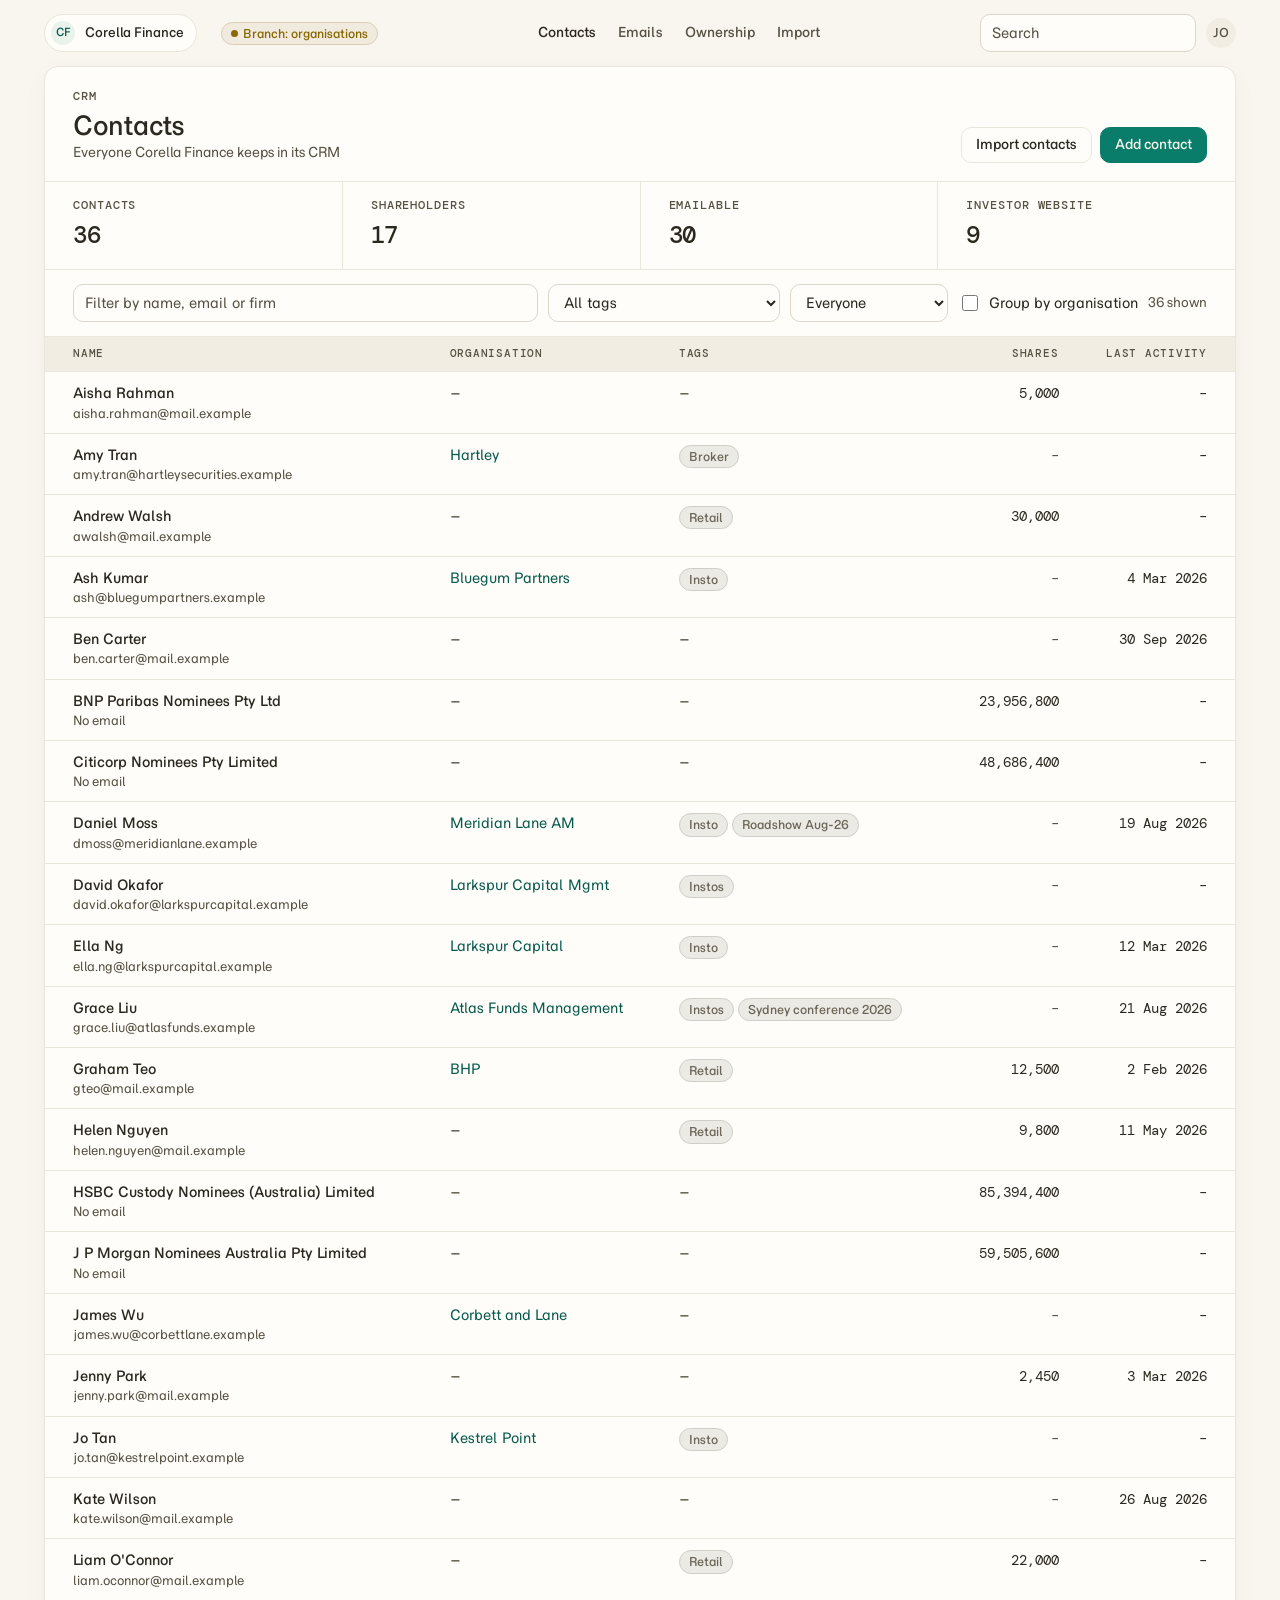
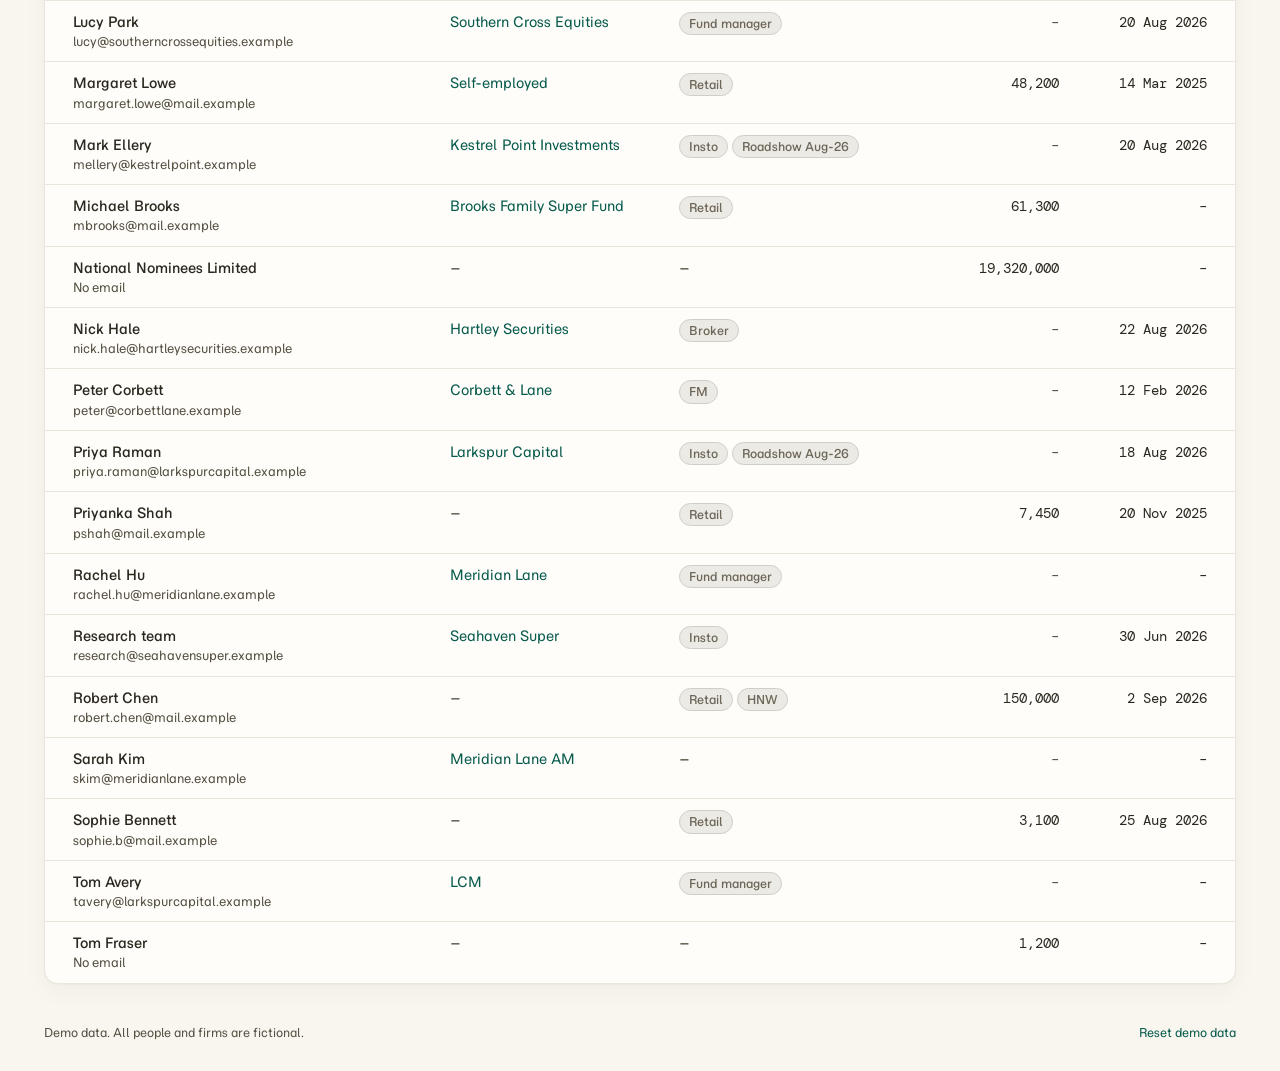
<file: crm/3 - Corella CRM - Branch (engineer's version).html>
<!doctype html>
<html lang="en-AU">
<head>
  <meta charset="utf-8">
  <meta name="viewport" content="width=device-width, initial-scale=1">
  <title>Corella Finance CRM · Branch: organisations</title>
  <style>
/* Embedded fonts: Momo Trust Sans and DM Mono. Generated file, no need to edit. */
@font-face{font-family:"Momo Trust Sans";font-weight:400;font-style:normal;font-display:block;src:url([data-uri]) format("woff2");}
@font-face{font-family:"Momo Trust Sans";font-weight:500;font-style:normal;font-display:block;src:url([data-uri]) format("woff2");}
@font-face{font-family:"DM Mono";font-weight:400;font-style:normal;font-display:block;src:url([data-uri]) format("woff2");}
@font-face{font-family:"DM Mono";font-weight:500;font-style:normal;font-display:block;src:url([data-uri]) format("woff2");}

</style>
  <style>
/* Ivy design tokens (Parchment) and the components this mock uses. */

:root {
  --font-sans: "Momo Trust Sans", "Inter", "Segoe UI Variable Text", -apple-system, BlinkMacSystemFont, "Helvetica Neue", Arial, sans-serif;
  --font-mono: "DM Mono", ui-monospace, "SF Mono", Menlo, Consolas, monospace;

  --radius: 0.625rem;
  --background: #F9F6F0;
  --card: #FEFDFA;
  --foreground: #2C281F;
  --muted: #F2EDE2;
  --muted-foreground: #575143;
  --secondary: #F2EDE2;
  --accent: #E9F3EC;
  --accent-foreground: #075A4C;
  --primary: #0A7D6A;
  --primary-foreground: #F7F4EC;
  --destructive: #B52A1E;
  --ring: #075A4C;
  --border: #EBE6DB;
  --input: #DDD7C9;

  --hue-green: #0A7D6A;
  --hue-blue: #1F52D0;
  --hue-violet: #6B30CF;
  --hue-amber: #8A6800;
  --hue-orange: #B8460A;
  --hue-rose: #B31E57;
  --hue-red: #B52A1E;
  --hue-gray: #6D6759;
}

* { box-sizing: border-box; }
html, body { margin: 0; }
body {
  background: var(--background);
  color: var(--foreground);
  font-family: var(--font-sans);
  font-size: 14px;
  line-height: 1.45;
  font-synthesis: none;
  -webkit-font-smoothing: antialiased;
}
b, strong, th, h1, h2, h3, h4 { font-weight: 500; }
a { color: var(--accent-foreground); text-decoration: none; }
a:hover { text-decoration: underline; }
:focus-visible { outline: 2px solid var(--ring); outline-offset: 2px; }

.mono { font-family: var(--font-mono); font-variant-numeric: tabular-nums; }
.num { font-family: var(--font-mono); font-variant-numeric: tabular-nums; text-align: right; white-space: nowrap; }
.muted { color: var(--muted-foreground); }
.small { font-size: 13px; }
.caption { font-size: 12px; }
.eyebrow {
  font-family: var(--font-mono); font-size: 11.5px; font-weight: 500; letter-spacing: 0.08em;
  text-transform: uppercase; color: var(--muted-foreground);
}

/* Top navigation: no fill, melts into the ground */
.nav {
  display: flex; align-items: center; gap: 24px;
  max-width: 1240px; margin: 0 auto; padding: 14px 24px;
}
.chip-company {
  display: flex; align-items: center; gap: 10px; padding: 6px 12px 6px 6px;
  border: 1px solid var(--border); border-radius: 9999px; background: var(--card);
  font-size: 13px; font-weight: 500; white-space: nowrap;
}
.chip-company .logo {
  width: 24px; height: 24px; border-radius: 9999px; background: var(--accent);
  color: var(--accent-foreground); display: grid; place-items: center; font-size: 11px;
}
.nav-links { display: flex; gap: 22px; flex: 1; justify-content: center; }
.nav-links a { color: var(--muted-foreground); font-size: 13.5px; font-weight: 500; }
.nav-links a:hover { color: var(--foreground); text-decoration: none; }
.nav-links a.active { color: var(--foreground); }
.nav-right { display: flex; align-items: center; gap: 10px; }
.nav-search { width: 220px; }
.avatar {
  width: 30px; height: 30px; border-radius: 9999px; background: var(--secondary);
  color: var(--muted-foreground); display: grid; place-items: center; font-size: 12px; font-weight: 500;
}

/* The one page card */
.page { max-width: 1240px; margin: 0 auto; padding: 0 24px 40px; }
.card {
  background: var(--card); border: 1px solid var(--border); border-radius: calc(var(--radius) + 4px);
  box-shadow: 0 1px 2px rgba(44, 40, 31, 0.04), 0 8px 24px rgba(44, 40, 31, 0.04);
  overflow: hidden;
}
.card-head {
  display: flex; align-items: flex-end; justify-content: space-between; gap: 16px;
  padding: 22px 28px 18px; border-bottom: 1px solid var(--border);
}
.card-head h1 { font-size: 26px; line-height: 1.2; margin: 4px 0 2px; letter-spacing: -0.01em; }
.card-head .sub { color: var(--muted-foreground); font-size: 13.5px; }
.actions { display: flex; gap: 8px; align-items: center; flex-wrap: wrap; }

.section { padding: 20px 28px; border-bottom: 1px solid var(--border); }
.section:last-child { border-bottom: 0; }
.section > .eyebrow { margin-bottom: 12px; }
.section h3 { font-size: 17px; margin: 0 0 4px; }

/* Stat strip: figures divided by vertical hairlines */
.stats { display: flex; border-bottom: 1px solid var(--border); }
.stat { flex: 1; padding: 16px 28px; border-right: 1px solid var(--border); }
.stat:last-child { border-right: 0; }
.stat .value { font-family: var(--font-mono); font-variant-numeric: tabular-nums; font-size: 24px; font-weight: 500; margin-top: 4px; letter-spacing: -0.02em; }

/* Split: main column and a ruled context rail */
.split { display: grid; grid-template-columns: minmax(0, 1fr) 340px; }
.split > .main { border-right: 1px solid var(--border); min-width: 0; }
.rail .section { padding: 18px 22px; }
.kv { display: grid; grid-template-columns: 110px minmax(0, 1fr); gap: 8px 12px; align-items: baseline; }
.kv .k { color: var(--muted-foreground); font-size: 13px; }
.kv .v { overflow-wrap: anywhere; }

/* Buttons */
.btn {
  font: inherit; font-size: 13.5px; font-weight: 500; border-radius: var(--radius);
  padding: 7px 14px; border: 1px solid var(--border); background: var(--card); color: var(--foreground);
  cursor: pointer; white-space: nowrap; display: inline-flex; align-items: center; gap: 6px;
}
.btn:hover { border-color: var(--input); background: color-mix(in oklab, var(--muted) 50%, var(--card)); }
.btn:active { transform: translateY(1px); }
.btn.primary { background: var(--primary); color: var(--primary-foreground); border-color: var(--primary); }
.btn.primary:hover { background: color-mix(in oklab, var(--primary) 88%, black); }
.btn.neon { background: var(--accent); color: var(--accent-foreground); border-color: var(--accent); }
.btn.ghost { background: transparent; border-color: transparent; color: var(--muted-foreground); }
.btn.ghost:hover { color: var(--foreground); background: var(--muted); }
.btn.sm { padding: 4px 10px; font-size: 12.5px; }
.btn:disabled { opacity: 0.5; cursor: not-allowed; }
.link-btn { background: none; border: 0; padding: 0; font: inherit; color: var(--accent-foreground); cursor: pointer; }
.link-btn:hover { text-decoration: underline; }

/* Fields */
.field { display: flex; flex-direction: column; gap: 6px; margin-bottom: 14px; }
.field label { font-size: 13px; font-weight: 500; }
.field .help { font-size: 12px; color: var(--muted-foreground); }
.input, select.input, textarea.input {
  font: inherit; font-size: 14px; color: var(--foreground); background: var(--card);
  border: 1px solid var(--input); border-radius: var(--radius); padding: 8px 11px; width: 100%;
}
textarea.input { min-height: 90px; resize: vertical; }
.input::placeholder { color: var(--muted-foreground); }
.input:focus { outline: 2px solid var(--ring); outline-offset: 0; border-color: var(--ring); }
.row { display: flex; gap: 12px; }
.row > * { flex: 1; }
.check { display: flex; align-items: center; gap: 8px; font-size: 14px; margin: 6px 0; cursor: pointer; }
.check input { accent-color: var(--primary); width: 16px; height: 16px; }

/* Tables */
.table-wrap { overflow-x: auto; }
table.t { width: 100%; border-collapse: collapse; }
table.t th {
  background: var(--muted); font-family: var(--font-mono); font-size: 11px; font-weight: 500;
  letter-spacing: 0.07em; text-transform: uppercase; color: var(--muted-foreground);
  text-align: left; padding: 9px 14px; border-bottom: 1px solid var(--border); white-space: nowrap;
}
table.t th.num { text-align: right; }
table.t td { padding: 11px 14px; border-bottom: 1px solid var(--border); vertical-align: top; }
table.t tr:last-child td { border-bottom: 0; }
table.t tr.click { cursor: pointer; }
table.t tr.click:hover td { background: color-mix(in oklab, var(--muted) 45%, var(--card)); }
table.t td:first-child, table.t th:first-child { padding-left: 28px; }
table.t td:last-child, table.t th:last-child { padding-right: 28px; }
.name-cell .n { font-weight: 500; }
.name-cell .e { color: var(--muted-foreground); font-size: 12.5px; }

/* Full-bleed rows (activity) */
.rows { list-style: none; margin: 0; padding: 0; }
.rows li { padding: 14px 28px; border-bottom: 1px solid var(--border); display: grid; grid-template-columns: 112px minmax(0, 1fr); gap: 14px; }
.rows li:last-child { border-bottom: 0; }
.rows .when { font-family: var(--font-mono); font-size: 12px; color: var(--muted-foreground); padding-top: 2px; }
.rows .what { font-size: 14px; }
.rows .meta { font-size: 12.5px; color: var(--muted-foreground); margin-top: 3px; }
.rows .title { font-weight: 500; }
.empty { padding: 28px; color: var(--muted-foreground); }

/* Badges: tone recipe against a hue */
.badge {
  display: inline-flex; align-items: center; gap: 5px; font-size: 12px; font-weight: 500;
  padding: 1px 9px; border-radius: 9999px; white-space: nowrap; line-height: 1.6;
  --h: var(--hue-gray);
  background: color-mix(in oklab, var(--h) 12%, var(--card));
  border: 1px solid color-mix(in oklab, var(--h) 30%, var(--card));
  color: var(--h);
}
.badge.green { --h: var(--hue-green); }
.badge.blue { --h: var(--hue-blue); }
.badge.violet { --h: var(--hue-violet); }
.badge.amber { --h: var(--hue-amber); }
.badge.orange { --h: var(--hue-orange); }
.badge.rose { --h: var(--hue-rose); }
.badge .x { cursor: pointer; opacity: 0.7; margin-left: 2px; }
.badge .x:hover { opacity: 1; }
.tags { display: flex; flex-wrap: wrap; gap: 4px; }
.dot { width: 7px; height: 7px; border-radius: 9999px; background: var(--h); display: inline-block; }

/* Well: recessed panel */
.well { background: var(--muted); border-radius: var(--radius); padding: 14px 16px; font-size: 13.5px; }
.well.accent { background: var(--accent); color: var(--accent-foreground); }

/* Toolbar above a table */
.toolbar { display: flex; gap: 10px; align-items: center; padding: 14px 28px; border-bottom: 1px solid var(--border); flex-wrap: wrap; }
.toolbar .input { width: auto; }
.toolbar .grow { flex: 1; min-width: 200px; }

/* Dialog */
.overlay { position: fixed; inset: 0; background: rgba(44, 40, 31, 0.28); display: grid; place-items: center; z-index: 50; padding: 20px; }
.dialog { background: var(--card); border: 1px solid var(--border); border-radius: var(--radius); width: 520px; max-width: 100%; max-height: 90vh; overflow: auto; box-shadow: 0 16px 48px rgba(44, 40, 31, 0.18); }
.dialog .dh { padding: 18px 22px 0; }
.dialog .dh h2 { font-size: 17px; margin: 0; }
.dialog .db { padding: 16px 22px 4px; }
.dialog .df { padding: 12px 22px 18px; display: flex; justify-content: flex-end; gap: 8px; }

/* Version badge and footer */
.version { font-size: 12px; }
.foot { max-width: 1240px; margin: 0 auto; padding: 0 24px 30px; display: flex; justify-content: space-between; color: var(--muted-foreground); font-size: 12px; }
.toast { position: fixed; bottom: 20px; left: 50%; transform: translateX(-50%); background: var(--foreground); color: var(--card); padding: 9px 16px; border-radius: var(--radius); font-size: 13px; z-index: 60; }

pre.csv { font-family: var(--font-mono); font-size: 12px; background: var(--muted); border-radius: var(--radius); padding: 12px 14px; overflow-x: auto; margin: 0; }
.status-ok { color: var(--hue-green); }
.status-bad { color: var(--hue-red); }
.status-warn { color: var(--hue-amber); }

</style>
</head>
<body data-dl-theme="parchment">
  <div id="app"></div>
  <script>
    // Which version of the CRM this is. Each version keeps its own demo data in the browser.
    window.CRM_VERSION = { key: "branch-organisations", label: "Branch: organisations", tone: "amber" };
  </script>
  <script>
// Demo data for Corella Finance. All people, firms and figures are fictional.
// The app copies this into the browser's storage on first load; "Reset demo data" restores it.

window.CRM_SEED = (function () {
  const TOTAL_SHARES = 386400000;

  // People. company and occupation are free text, typed by whoever added the contact.
  const contacts = [
    // Fund managers, super funds and brokers (from Josh's spreadsheet)
    { id: "c01", firstName: "Priya", lastName: "Raman", email: "priya.raman@larkspurcapital.example", phone: "+61 2 9000 1101", company: "Larkspur Capital", occupation: "Portfolio manager, Emerging Leaders", tags: ["Insto", "Roadshow Aug-26"] },
    { id: "c02", firstName: "David", lastName: "Okafor", email: "david.okafor@larkspurcapital.example", phone: "+61 2 9000 1102", company: "Larkspur Capital Mgmt", occupation: "Portfolio manager, Small Companies", tags: ["Instos"] },
    { id: "c03", firstName: "Tom", lastName: "Avery", email: "tavery@larkspurcapital.example", phone: "", company: "LCM", occupation: "Analyst", tags: ["Fund manager"] },
    { id: "c04", firstName: "Ella", lastName: "Ng", email: "ella.ng@larkspurcapital.example", phone: "+61 2 9000 1107", company: "Larkspur Capital", occupation: "Analyst", tags: ["Insto"] },
    { id: "c05", firstName: "Daniel", lastName: "Moss", email: "dmoss@meridianlane.example", phone: "+61 3 9100 2201", company: "Meridian Lane AM", occupation: "Portfolio manager", tags: ["Insto", "Roadshow Aug-26"] },
    { id: "c06", firstName: "Rachel", lastName: "Hu", email: "rachel.hu@meridianlane.example", phone: "", company: "Meridian Lane", occupation: "Co-portfolio manager", tags: ["Fund manager"] },
    { id: "c07", firstName: "Sarah", lastName: "Kim", email: "skim@meridianlane.example", phone: "", company: "Meridian Lane AM", occupation: "Analyst", tags: [] },
    { id: "c08", firstName: "Ash", lastName: "Kumar", email: "ash@bluegumpartners.example", phone: "+61 3 9200 3301", company: "Bluegum Partners", occupation: "Portfolio manager", tags: ["Insto"] },
    { id: "c09", firstName: "Peter", lastName: "Corbett", email: "peter@corbettlane.example", phone: "+61 2 9300 4401", company: "Corbett & Lane", occupation: "Head of investments", tags: ["FM"] },
    { id: "c10", firstName: "James", lastName: "Wu", email: "james.wu@corbettlane.example", phone: "", company: "Corbett and Lane", occupation: "Analyst", tags: [] },
    { id: "c11", firstName: "Mark", lastName: "Ellery", email: "mellery@kestrelpoint.example", phone: "+61 2 9400 5501", company: "Kestrel Point Investments", occupation: "Portfolio manager, Financials Opportunities", tags: ["Insto", "Roadshow Aug-26"] },
    { id: "c12", firstName: "Jo", lastName: "Tan", email: "jo.tan@kestrelpoint.example", phone: "", company: "Kestrel Point", occupation: "Portfolio manager, Small Caps", tags: ["Insto"] },
    { id: "c13", firstName: "Research", lastName: "team", email: "research@seahavensuper.example", phone: "", company: "Seahaven Super", occupation: "", tags: ["Insto"] },
    { id: "c14", firstName: "Grace", lastName: "Liu", email: "grace.liu@atlasfunds.example", phone: "", company: "Atlas Funds Management", occupation: "Analyst", tags: ["Instos", "Sydney conference 2026"] },
    { id: "c15", firstName: "Lucy", lastName: "Park", email: "lucy@southerncrossequities.example", phone: "+61 2 9500 6601", company: "Southern Cross Equities", occupation: "Portfolio manager", tags: ["Fund manager"] },
    { id: "c16", firstName: "Nick", lastName: "Hale", email: "nick.hale@hartleysecurities.example", phone: "+61 2 9600 7701", company: "Hartley Securities", occupation: "Institutional sales", tags: ["Broker"] },
    { id: "c17", firstName: "Amy", lastName: "Tran", email: "amy.tran@hartleysecurities.example", phone: "", company: "Hartley", occupation: "Research analyst", tags: ["Broker"] },

    // Banks holding shares for others. Created automatically from the share register.
    { id: "c18", firstName: "HSBC Custody Nominees (Australia) Limited", lastName: "", email: "", phone: "", company: "", occupation: "", tags: [], holdings: [{ holderId: "X0001104412", accountName: "HSBC CUSTODY NOMINEES (AUSTRALIA) LIMITED", shares: 85394400 }] },
    { id: "c19", firstName: "J P Morgan Nominees Australia Pty Limited", lastName: "", email: "", phone: "", company: "", occupation: "", tags: [], holdings: [{ holderId: "X0001104987", accountName: "J P MORGAN NOMINEES AUSTRALIA PTY LIMITED", shares: 59505600 }] },
    { id: "c20", firstName: "Citicorp Nominees Pty Limited", lastName: "", email: "", phone: "", company: "", occupation: "", tags: [], holdings: [{ holderId: "X0001105233", accountName: "CITICORP NOMINEES PTY LIMITED", shares: 48686400 }] },
    { id: "c21", firstName: "BNP Paribas Nominees Pty Ltd", lastName: "", email: "", phone: "", company: "", occupation: "", tags: [], holdings: [{ holderId: "X0001106020", accountName: "BNP PARIBAS NOMINEES PTY LTD <AGENCY LENDING A/C>", shares: 23956800 }] },
    { id: "c22", firstName: "National Nominees Limited", lastName: "", email: "", phone: "", company: "", occupation: "", tags: [], holdings: [{ holderId: "X0001106551", accountName: "NATIONAL NOMINEES LIMITED", shares: 19320000 }] },

    // Individual investors
    { id: "c23", firstName: "Margaret", lastName: "Lowe", email: "margaret.lowe@mail.example", phone: "+61 412 000 231", company: "Self-employed", occupation: "Retired", tags: ["Retail"], hub: "2025-03-14", holdings: [{ holderId: "I0042218811", accountName: "MRS MARGARET ANNE LOWE", shares: 48200 }] },
    { id: "c24", firstName: "Graham", lastName: "Teo", email: "gteo@mail.example", phone: "", company: "BHP", occupation: "Engineer", tags: ["Retail"], hub: "2026-02-02", holdings: [{ holderId: "I0051133902", accountName: "MR GRAHAM TEO", shares: 12500 }] },
    { id: "c25", firstName: "Sophie", lastName: "Bennett", email: "sophie.b@mail.example", phone: "", company: "", occupation: "", tags: ["Retail"], hub: "2026-08-25", holdings: [{ holderId: "I0060012345", accountName: "MS SOPHIE BENNETT", shares: 3100 }] },
    { id: "c26", firstName: "Liam", lastName: "O'Connor", email: "liam.oconnor@mail.example", phone: "", company: "", occupation: "", tags: ["Retail"], holdings: [{ holderId: "I0038821190", accountName: "MR LIAM PATRICK O'CONNOR", shares: 22000 }] },
    { id: "c27", firstName: "Priyanka", lastName: "Shah", email: "pshah@mail.example", phone: "", company: "", occupation: "", tags: ["Retail"], hub: "2025-11-20", holdings: [{ holderId: "I0057730014", accountName: "MRS PRIYANKA SHAH", shares: 7450 }] },
    { id: "c28", firstName: "Robert", lastName: "Chen", email: "robert.chen@mail.example", phone: "+61 418 000 772", company: "", occupation: "Company director", tags: ["Retail", "HNW"], hub: "2024-09-02", holdings: [{ holderId: "I0012209876", accountName: "MR ROBERT CHEN", shares: 104000 }, { holderId: "I0012209877", accountName: "CHEN SUPER PTY LTD <CHEN FAMILY S/F A/C>", shares: 46000 }] },
    { id: "c29", firstName: "Aisha", lastName: "Rahman", email: "aisha.rahman@mail.example", phone: "", company: "", occupation: "", tags: [], holdings: [{ holderId: "I0063390021", accountName: "MS AISHA RAHMAN", shares: 5000 }] },
    { id: "c30", firstName: "Michael", lastName: "Brooks", email: "mbrooks@mail.example", phone: "", company: "Brooks Family Super Fund", occupation: "", tags: ["Retail"], holdings: [{ holderId: "I0029945512", accountName: "BROOKS SUPER PTY LTD <BROOKS FAMILY S/F A/C>", shares: 61300 }] },
    { id: "c31", firstName: "Helen", lastName: "Nguyen", email: "helen.nguyen@mail.example", phone: "", company: "", occupation: "", tags: ["Retail"], hub: "2026-05-11", holdings: [{ holderId: "I0058812230", accountName: "MS HELEN NGUYEN", shares: 9800 }] },
    { id: "c32", firstName: "Tom", lastName: "Fraser", email: "", phone: "", company: "", occupation: "", tags: [], holdings: [{ holderId: "I0066001237", accountName: "MR THOMAS JAMES FRASER", shares: 1200 }] },
    { id: "c33", firstName: "Kate", lastName: "Wilson", email: "kate.wilson@mail.example", phone: "", company: "", occupation: "", tags: [], hub: "2026-08-26" },
    { id: "c34", firstName: "Ben", lastName: "Carter", email: "ben.carter@mail.example", phone: "", company: "", occupation: "", tags: [], hub: "2026-09-30" },
    { id: "c35", firstName: "Andrew", lastName: "Walsh", email: "awalsh@mail.example", phone: "", company: "", occupation: "", tags: ["Retail"], holdings: [{ holderId: "I0047719001", accountName: "MR ANDREW WALSH", shares: 30000 }] },
    { id: "c36", firstName: "Jenny", lastName: "Park", email: "jenny.park@mail.example", phone: "", company: "", occupation: "", tags: [], hub: "2026-03-03", holdings: [{ holderId: "I0061174320", accountName: "MISS JENNY PARK", shares: 2450 }] }
  ].map(c => Object.assign({ holdings: [], hub: null, unsubscribed: false }, c));

  // Notes, calls and meetings typed in, plus emails forwarded in. Each sits on one contact.
  const activities = [
    { id: "a01", contactId: "c01", type: "meeting", date: "2026-08-18", author: "Josh", text: "Met Larkspur team (Priya, David, Tom) with CEO and CFO. David asked about the arrears trend; may top up after the raise. Send David the late-repayments data." },
    { id: "a02", contactId: "c04", type: "note", date: "2026-03-12", author: "Josh", text: "Caught up with Ella at Larkspur's Sydney office. Wants to visit our operations later in the year." },
    { id: "a03", contactId: "c05", type: "meeting", date: "2026-08-19", author: "Hannah", text: "Met Daniel (CFO only). Worried about funding costs. Daniel prefers CFO-only meetings; Rachel wants the CEO next time." },
    { id: "a04", contactId: "c11", type: "meeting", date: "2026-08-20", author: "Josh", text: "Kestrel Point: Mark, Jo and Ella, with CEO and Josh. Operations and collections. Book an operations visit for November." },
    { id: "a05", contactId: "c11", type: "email_forwarded", date: "2026-08-20", author: "Josh", subject: "Re: Kestrel Point x Corella, thanks for today", text: "Thanks Josh, good session with Mark, Jo and Ella. Keen to book the operations visit for November. Ella will coordinate from our side." },
    { id: "a06", contactId: "c15", type: "call", date: "2026-08-20", author: "Josh", text: "Lucy: questions on dividend policy. Invite to the Feb roadshow." },
    { id: "a07", contactId: "c14", type: "note", date: "2026-08-21", author: "Josh", text: "Met at the Sydney conference. Interested in the income angle. Invite to the Feb roadshow." },
    { id: "a08", contactId: "c16", type: "meeting", date: "2026-08-22", author: "Hannah", text: "Roadshow debrief with Nick. Amy to start writing research on us; first note in November." },
    { id: "a09", contactId: "c08", type: "note", date: "2026-03-04", author: "Josh", text: "Ash: lost a big client in Q2. Watch for selling." },
    { id: "a10", contactId: "c09", type: "meeting", date: "2026-02-12", author: "Hannah", text: "Peter and James. Asked about bad debts." },
    { id: "a11", contactId: "c28", type: "call", date: "2026-09-02", author: "Josh", text: "Called about the dividend reinvestment plan." },
    { id: "a12", contactId: "c13", type: "note", date: "2026-06-30", author: "Eddy (InvestorHub)", text: "Seahaven holds through an external manager. Josh to find out which one." }
  ];

  // Emails sent from the CRM. Recipients are worked out when the app first loads.
  const emails = [
    { id: "e01", subject: "Roadshow invitation: August", date: "2026-08-04", audience: { kind: "tags", tags: ["Insto", "Instos", "Fund manager", "FM"] }, body: "We'd like to meet with you during our results roadshow, 18 to 22 August." },
    { id: "e02", subject: "FY26 results and roadshow", date: "2026-08-25", audience: { kind: "shareholders" }, body: "Corella Finance has released its FY26 results." },
    { id: "e03", subject: "Investor update: September", date: "2026-09-28", audience: { kind: "all" }, body: "Our September investor update." }
  ];

  // Ownership report, as at 30 September 2026. Funds found behind the banks on the register.
  const ownership = {
    asAt: "2026-09-30",
    comparedWith: "June 2026",
    summary: [
      { label: "Held by banks on behalf of others", pct: 61.3 },
      { label: "Traced to a fund", pct: 48.2 },
      { label: "Not traced", pct: 13.1 }
    ],
    funds: [
      { manager: "Larkspur Capital", fund: "Emerging Leaders Fund", via: "HSBC", pct: 6.4, change: "+1.2" },
      { manager: "Meridian Lane Asset Management", fund: "Australian Equities", via: "Citicorp", pct: 5.9, change: "−0.8" },
      { manager: "Kestrel Point Investments", fund: "Financials Opportunities", via: "J.P. Morgan", pct: 4.7, change: "+2.1" },
      { manager: "Larkspur Capital", fund: "Small Companies Fund", via: "J.P. Morgan", pct: 3.8, change: "0.0" },
      { manager: "Bluegum Partners", fund: "Bluegum Small Caps", via: "BNP Paribas", pct: 3.1, change: "−1.4" },
      { manager: "Atlas Funds Management", fund: "Income Fund", via: "HSBC", pct: 2.6, change: "new" },
      { manager: "Seahaven Super", fund: "Balanced", via: "National Nominees", pct: 2.2, change: "+0.3" },
      { manager: "Corbett & Lane", fund: "Value Fund", via: "Citicorp", pct: 1.9, change: "−1.1" }
    ]
  };

  return { company: { name: "Corella Finance", totalShares: TOTAL_SHARES }, currentUser: "Josh", contacts, activities, emails, ownership };
})();

</script>
  <script>
// A simplified InvestorHub CRM. Plain JavaScript, no build step.
// Pages are rendered from the state object and saved to the browser's localStorage.

(function () {
  "use strict";

  const VERSION = window.CRM_VERSION;
  const STORAGE_KEY = "corella-crm-" + VERSION.key;
  const app = document.getElementById("app");

  // ---------------------------------------------------------------------------
  // State
  // ---------------------------------------------------------------------------

  let state = load();

  function load() {
    try {
      const saved = localStorage.getItem(STORAGE_KEY);
      if (saved) { const old = JSON.parse(saved); if (old.schema === 2) return old; }
    } catch (e) { /* storage unavailable: fall back to the seed */ }
    const s = freshState();
    try { localStorage.setItem(STORAGE_KEY, JSON.stringify(s)); } catch (e) { /* ignore */ }
    return s;
  }

  function save() {
    try { localStorage.setItem(STORAGE_KEY, JSON.stringify(state)); } catch (e) { /* ignore */ }
  }

  function freshState() {
    const s = JSON.parse(JSON.stringify(window.CRM_SEED));
    s.schema = 2;
    // Organisations: the company field already names each person's firm, so it
    // becomes the organisation. Contacts are grouped by it.
    s.contacts.forEach(function (c) { c.organisation = (c.company || "").trim(); delete c.company; });
    // Work out who each seeded email went to, and log it on each recipient.
    s.emails.forEach(function (em) {
      const recipients = audienceContacts(em.audience, s.contacts);
      em.recipients = recipients.length;
      em.opens = 0;
      em.clicks = 0;
      recipients.forEach(function (c, i) {
        let status = "Not opened";
        if (c.email.indexOf("larkspurcapital.example") > -1 && c.id === "c04") status = "Bounced";
        else if ((i + em.id.charCodeAt(2)) % 3 === 0) status = "Clicked";
        else if ((i + em.id.charCodeAt(2)) % 3 === 1) status = "Opened";
        if (status === "Opened" || status === "Clicked") em.opens++;
        if (status === "Clicked") em.clicks++;
        s.activities.push({ id: uid("a"), contactId: c.id, type: "email_sent", date: em.date, author: "Josh", subject: em.subject, emailId: em.id, status: status });
      });
    });
    return s;
  }

  function resetDemo() {
    state = freshState();
    save();
    location.hash = "#/contacts";
    render();
    toast("Demo data reset");
  }

  // ---------------------------------------------------------------------------
  // Helpers
  // ---------------------------------------------------------------------------

  function uid(prefix) { return prefix + Math.random().toString(36).slice(2, 9); }

  function esc(v) {
    return String(v == null ? "" : v)
      .replace(/&/g, "&amp;").replace(/</g, "&lt;").replace(/>/g, "&gt;")
      .replace(/"/g, "&quot;").replace(/'/g, "&#39;");
  }

  const MONTHS = ["Jan", "Feb", "Mar", "Apr", "May", "Jun", "Jul", "Aug", "Sep", "Oct", "Nov", "Dec"];
  function fmtDate(iso) {
    if (!iso) return "–";
    const p = iso.slice(0, 10).split("-");
    return parseInt(p[2], 10) + " " + MONTHS[parseInt(p[1], 10) - 1] + " " + p[0];
  }
  function todayIso() { return new Date().toISOString().slice(0, 10); }
  function fmtNum(n) { return Number(n || 0).toLocaleString("en-AU"); }
  function pct(n, of) { return of ? (100 * n / of).toFixed(1) + "%" : "–"; }

  function fullName(c) { return (c.firstName + " " + (c.lastName || "")).trim(); }
  function sharesHeld(c) { return (c.holdings || []).reduce(function (t, h) { return t + h.shares; }, 0); }
  function isShareholder(c) { return sharesHeld(c) > 0; }
  function canEmail(c) { return !!c.email && !c.unsubscribed; }
  function contactById(id) { return state.contacts.find(function (c) { return c.id === id; }); }

  function allOrganisations() {
    const names = {};
    state.contacts.forEach(function (c) { if (c.organisation) names[c.organisation] = (names[c.organisation] || 0) + 1; });
    return Object.keys(names).sort(function (a, b) { return a.localeCompare(b); }).map(function (n) { return { name: n, count: names[n] }; });
  }

  function orgLink(name) {
    return name ? '<a href="#/contacts?org=' + encodeURIComponent(name) + '">' + esc(name) + "</a>" : '<span class="muted">–</span>';
  }

  // When someone's organisation changes, note the move on their record so it isn't lost.
  function setOrganisation(c, name) {
    name = (name || "").trim();
    const old = c.organisation || "";
    if (old === name) return;
    let text;
    if (old && name) text = "Organisation changed from " + old + " to " + name + ".";
    else if (name) text = "Organisation set to " + name + ".";
    else text = "Organisation " + old + " removed.";
    c.organisation = name;
    state.activities.push({ id: uid("a"), contactId: c.id, type: "org_change", date: todayIso(), author: "CRM", text: text });
  }

  function activitiesFor(contactId) {
    return state.activities
      .filter(function (a) { return a.contactId === contactId; })
      .sort(function (a, b) { return b.date.localeCompare(a.date); });
  }

  // Most recent real contact: notes, calls, meetings, forwarded emails, website sign-up. Bulk emails don't count.
  function lastActivity(c) {
    const a = activitiesFor(c.id).filter(function (x) { return x.type !== "email_sent"; })[0];
    const dates = [a ? a.date : null, c.hub].filter(Boolean).sort();
    return dates.length ? dates[dates.length - 1] : null;
  }

  function allTags(contacts) {
    const counts = {};
    (contacts || state.contacts).forEach(function (c) {
      c.tags.forEach(function (t) { counts[t] = (counts[t] || 0) + 1; });
    });
    return Object.keys(counts).sort(function (a, b) { return a.localeCompare(b); })
      .map(function (t) { return { tag: t, count: counts[t] }; });
  }

  // Who an email goes to. kind: all | shareholders | tags | contacts
  function audienceContacts(audience, contacts) {
    contacts = contacts || state.contacts;
    return contacts.filter(function (c) {
      if (!canEmail(c)) return false;
      if (audience.kind === "all") return true;
      if (audience.kind === "shareholders") return isShareholder(c);
      if (audience.kind === "tags") return c.tags.some(function (t) { return (audience.tags || []).indexOf(t) > -1; });
      if (audience.kind === "contacts") return (audience.contactIds || []).indexOf(c.id) > -1;
      return false;
    });
  }

  function describeAudience(a) {
    if (a.kind === "all") return "All contacts";
    if (a.kind === "shareholders") return "Shareholders";
    if (a.kind === "tags") return "Tagged " + (a.tags || []).join(", ");
    if (a.kind === "contacts") return (a.contactIds || []).length + " chosen people";
    return "";
  }

  function toast(msg) {
    const el = document.createElement("div");
    el.className = "toast";
    el.textContent = msg;
    document.body.appendChild(el);
    setTimeout(function () { el.remove(); }, 2200);
  }

  function badge(text, tone) { return '<span class="badge ' + (tone || "") + '">' + esc(text) + "</span>"; }

  function tagBadges(tags) {
    if (!tags.length) return '<span class="muted">–</span>';
    return '<div class="tags">' + tags.map(function (t) { return badge(t); }).join("") + "</div>";
  }

  const ACTIVITY_LABELS = {
    meeting: ["Meeting", "violet"],
    note: ["Note", "blue"],
    call: ["Call", "blue"],
    email_forwarded: ["Email forwarded in", "amber"],
    email_sent: ["Email sent", ""],
    website: ["Investor website", "green"],
    org_change: ["Organisation changed", "amber"]
  };

  // ---------------------------------------------------------------------------
  // Layout
  // ---------------------------------------------------------------------------

  // Top navigation. Each entry: [label, hash, matches-route-prefix]
  function navItems() {
    return [
      ["Contacts", "#/contacts", "contacts"],
      ["Emails", "#/emails", "emails"],
      ["Ownership", "#/ownership", "ownership"],
      ["Import", "#/import", "import"]
    ];
  }

  function layout(section, inner) {
    const links = navItems().map(function (n) {
      return '<a href="' + n[1] + '" class="' + (section === n[2] ? "active" : "") + '">' + n[0] + "</a>";
    }).join("");
    return (
      '<nav class="nav">' +
        '<div class="chip-company"><span class="logo">CF</span>' + esc(state.company.name) + "</div>" +
        '<span class="badge version ' + VERSION.tone + '"><span class="dot"></span>' + esc(VERSION.label) + "</span>" +
        '<div class="nav-links">' + links + "</div>" +
        '<div class="nav-right">' +
          '<form data-form="search"><input class="input nav-search" name="q" placeholder="Search" value="' + esc(currentSearch()) + '"></form>' +
          '<div class="avatar" title="Josh (investor relations)">JO</div>' +
        "</div>" +
      "</nav>" +
      '<main class="page"><div class="card">' + inner + "</div></main>" +
      '<footer class="foot"><span>Demo data. All people and firms are fictional.</span>' +
      '<button class="link-btn" data-action="reset">Reset demo data</button></footer>'
    );
  }

  function head(eyebrow, title, sub, actions) {
    return (
      '<div class="card-head"><div>' +
        '<div class="eyebrow">' + esc(eyebrow) + "</div>" +
        "<h1>" + esc(title) + "</h1>" +
        (sub ? '<div class="sub">' + sub + "</div>" : "") +
      "</div>" +
      (actions ? '<div class="actions">' + actions + "</div>" : "") +
      "</div>"
    );
  }

  function stats(items) {
    return '<div class="stats">' + items.map(function (s) {
      return '<div class="stat"><div class="eyebrow">' + esc(s[0]) + '</div><div class="value">' + s[1] + "</div></div>";
    }).join("") + "</div>";
  }

  // ---------------------------------------------------------------------------
  // Router
  // ---------------------------------------------------------------------------

  function parseHash() {
    const h = (location.hash || "#/contacts").slice(2);
    const qIndex = h.indexOf("?");
    const path = qIndex > -1 ? h.slice(0, qIndex) : h;
    const query = new URLSearchParams(qIndex > -1 ? h.slice(qIndex + 1) : "");
    return { parts: path.split("/").filter(Boolean), query: query };
  }

  function currentSearch() {
    const r = parseHash();
    return r.parts[0] === "search" ? (r.query.get("q") || "") : "";
  }

  function render() {
    const r = parseHash();
    const p = r.parts;
    let html;
    if (p[0] === "contacts" && p[1]) html = contactPage(p[1]);
    else if (p[0] === "emails" && p[1] === "new") html = composePage();
    else if (p[0] === "emails") html = emailsPage();
    else if (p[0] === "import") html = importPage();
    else if (p[0] === "ownership") html = ownershipPage();
    else if (p[0] === "search") html = searchPage(r.query.get("q") || "");
    else { listFilter.org = p[0] === "contacts" ? (r.query.get("org") || "") : ""; html = contactsPage(); }
    app.innerHTML = html;
    afterRender();
    window.scrollTo(0, 0);
  }

  // Pages that need wiring after they're drawn register a function here.
  let afterRenderHook = null;
  function afterRender() {
    if (afterRenderHook) { const f = afterRenderHook; afterRenderHook = null; f(); }
  }

  // ---------------------------------------------------------------------------
  // Contacts list
  // ---------------------------------------------------------------------------

  const listFilter = { text: "", tag: "", holders: "all", group: false, org: "" };

  function contactRow(c) {
    const shares = sharesHeld(c);
    return (
      '<tr class="click" data-href="#/contacts/' + c.id + '">' +
        '<td class="name-cell"><div class="n">' + esc(fullName(c)) + '</div><div class="e">' + esc(c.email || "No email") + "</div></td>" +
        "<td>" + orgLink(c.organisation) + "</td>" +
        "<td>" + tagBadges(c.tags) + "</td>" +
        '<td class="num">' + (shares ? fmtNum(shares) : '<span class="muted">–</span>') + "</td>" +
        '<td class="num">' + fmtDate(lastActivity(c)) + "</td>" +
      "</tr>"
    );
  }

  function contactTable(list, grouped) {
    if (!list.length) return '<div class="empty">No contacts match.</div>';
    let body;
    if (grouped) {
      const groups = {};
      list.forEach(function (c) { const g = c.organisation || ""; (groups[g] = groups[g] || []).push(c); });
      body = Object.keys(groups).sort(function (a, b) { return a.localeCompare(b); }).map(function (g) {
        return '<tr><td colspan="5" style="background:var(--muted);padding-top:7px;padding-bottom:7px">' +
          (g ? orgLink(g) : '<span class="muted">No organisation</span>') + ' <span class="muted mono small">' + groups[g].length + "</span></td></tr>" +
          groups[g].map(contactRow).join("");
      }).join("");
    } else {
      body = list.map(contactRow).join("");
    }
    return (
      '<div class="table-wrap"><table class="t"><thead><tr>' +
        "<th>Name</th><th>Organisation</th><th>Tags</th><th class=\"num\">Shares</th><th class=\"num\">Last activity</th>" +
      "</tr></thead><tbody>" + body + "</tbody></table></div>"
    );
  }

  function filteredContacts() {
    const q = listFilter.text.trim().toLowerCase();
    return state.contacts.filter(function (c) {
      if (listFilter.org && c.organisation !== listFilter.org) return false;
      if (q && (fullName(c) + " " + c.email + " " + c.organisation).toLowerCase().indexOf(q) === -1) return false;
      if (listFilter.tag && c.tags.indexOf(listFilter.tag) === -1) return false;
      if (listFilter.holders === "yes" && !isShareholder(c)) return false;
      if (listFilter.holders === "no" && isShareholder(c)) return false;
      return true;
    }).sort(function (a, b) { return fullName(a).localeCompare(fullName(b)); });
  }

  function contactsPage() {
    const all = state.contacts;
    const tagOptions = allTags().map(function (t) {
      return '<option value="' + esc(t.tag) + '"' + (listFilter.tag === t.tag ? " selected" : "") + ">" + esc(t.tag) + " (" + t.count + ")</option>";
    }).join("");
    afterRenderHook = function () {
      const box = document.getElementById("contact-filter");
      box.addEventListener("input", function () { listFilter.text = box.value; refreshContactRows(); });
    };
    return layout("contacts",
      head("CRM", "Contacts", listFilter.org ? "Organisation: <b>" + esc(listFilter.org) + '</b> · <a href="#/contacts">Show everyone</a>' : "Everyone " + esc(state.company.name) + " keeps in its CRM",
        '<a class="btn" href="#/import">Import contacts</a><button class="btn primary" data-action="add-contact">Add contact</button>') +
      stats([
        ["Contacts", fmtNum(all.length)],
        ["Shareholders", fmtNum(all.filter(isShareholder).length)],
        ["Emailable", fmtNum(all.filter(canEmail).length)],
        ["Investor website", fmtNum(all.filter(function (c) { return c.hub; }).length)]
      ]) +
      '<div class="toolbar">' +
        '<input id="contact-filter" class="input grow" placeholder="Filter by name, email or firm" value="' + esc(listFilter.text) + '">' +
        '<select class="input" data-change="tag-filter"><option value="">All tags</option>' + tagOptions + "</select>" +
        '<select class="input" data-change="holder-filter">' +
          '<option value="all"' + (listFilter.holders === "all" ? " selected" : "") + ">Everyone</option>" +
          '<option value="yes"' + (listFilter.holders === "yes" ? " selected" : "") + ">Shareholders</option>" +
          '<option value="no"' + (listFilter.holders === "no" ? " selected" : "") + ">Not shareholders</option>" +
        "</select>" +
        '<label class="check" style="margin:0"><input type="checkbox" data-change="group-toggle"' + (listFilter.group ? " checked" : "") + "> Group by organisation</label>" +
        '<span class="muted small" id="contact-count"></span>' +
      "</div>" +
      (listFilter.group || listFilter.org ? '<div class="section"><div class="well">Organisations are grouped from each contact\'s organisation. Seeing a firm twice? Open each person and choose the right organisation.</div></div>' : "") +
      '<div id="contact-rows">' + contactRowsHtml() + "</div>" +
      (listFilter.org ? orgActivitySection(listFilter.org) : "")
    );
  }

  // Everything for an organisation: activity on the people in it, plus activity logged for it.
  function orgActivitySection(name) {
    const members = state.contacts.filter(function (c) { return c.organisation === name; });
    const ids = members.map(function (c) { return c.id; });
    const list = state.activities.filter(function (a) { return a.orgLabel === name || ids.indexOf(a.contactId) > -1; }).slice();
    members.forEach(function (c) { if (c.hub) list.push({ type: "website", date: c.hub, text: "Signed up to the investor website", contactId: c.id }); });
    list.sort(function (a, b) { return b.date.localeCompare(a.date); });
    const rows = list.map(function (a) {
      const li = activityRow(a);
      const who = a.contactId ? contactById(a.contactId) : null;
      const extra = a.attendees ? "Attended: " + esc(a.attendees) : who ? esc(fullName(who)) : "";
      return extra ? li.slice(0, -"</div></li>".length) + '<div class="meta">' + extra + "</div></div></li>" : li;
    }).join("");
    return (
      '<div class="section" style="padding-bottom:0;border-bottom:0"><div class="eyebrow">Activity for these contacts</div></div>' +
      (rows ? '<ul class="rows">' + rows + "</ul>" : '<div class="empty">No activity yet.</div>') +
      '<form data-form="log-org-activity" data-org="' + esc(name) + '" class="section" style="border-top:1px solid var(--border)">' +
        '<div class="eyebrow">Log activity for ' + esc(name) + "</div>" +
        '<div class="row">' +
          '<div class="field"><label>Type</label><select class="input" name="type"><option value="note">Note</option><option value="call">Call</option><option value="meeting">Meeting</option></select></div>' +
          '<div class="field"><label>Date</label><input class="input mono" type="date" name="date" value="' + todayIso() + '"></div>' +
        "</div>" +
        '<div class="field"><label>Who attended</label><input class="input" name="attendees"></div>' +
        '<div class="field"><label>What happened</label><textarea class="input" name="text"></textarea></div>' +
        '<div class="actions" style="justify-content:flex-end"><button class="btn primary" type="submit">Log activity</button></div>' +
      "</form>"
    );
  }

  function contactRowsHtml() {
    const list = filteredContacts();
    setTimeout(function () {
      const el = document.getElementById("contact-count");
      if (el) el.textContent = list.length + " shown";
    });
    return contactTable(list, listFilter.group && !listFilter.org);
  }

  function refreshContactRows() {
    document.getElementById("contact-rows").innerHTML = contactRowsHtml();
  }

  // ---------------------------------------------------------------------------
  // Contact page
  // ---------------------------------------------------------------------------

  let editingDetails = false;

  function activityRow(a) {
    const label = ACTIVITY_LABELS[a.type] || [a.type, ""];
    let body;
    if (a.type === "email_sent") {
      const tone = a.status === "Bounced" ? "rose" : a.status === "Clicked" ? "green" : a.status === "Opened" ? "green" : "";
      body = '<div class="title">' + esc(a.subject) + " " + badge(a.status, tone) + "</div>";
    } else if (a.type === "email_forwarded") {
      body = '<div class="title">' + esc(a.subject) + "</div><div>" + esc(a.text) + "</div>";
    } else if (a.type === "website") {
      body = "<div>" + esc(a.text) + "</div>";
    } else {
      body = "<div>" + esc(a.text) + "</div>";
    }
    return (
      '<li><div class="when">' + fmtDate(a.date) + "</div><div>" +
        '<div style="margin-bottom:4px">' + badge(label[0], label[1]) + "</div>" +
        '<div class="what">' + body + "</div>" +
        (a.author && a.type !== "email_sent" ? '<div class="meta">Logged by ' + esc(a.author) + "</div>" : "") +
      "</div></li>"
    );
  }

  function contactActivity(c) {
    const list = activitiesFor(c.id).slice();
    if (c.hub) list.push({ type: "website", date: c.hub, text: "Signed up to the investor website" });
    list.sort(function (a, b) { return b.date.localeCompare(a.date); });
    if (!list.length) return '<div class="empty">No activity yet.</div>';
    return '<ul class="rows">' + list.map(activityRow).join("") + "</ul>";
  }

  function logForm() {
    return (
      '<form data-form="log-activity" class="section">' +
        '<div class="eyebrow">Log activity</div>' +
        '<div class="row">' +
          '<div class="field"><label>Type</label><select class="input" name="type"><option value="note">Note</option><option value="call">Call</option><option value="meeting">Meeting</option></select></div>' +
          '<div class="field"><label>Date</label><input class="input mono" type="date" name="date" value="' + todayIso() + '"></div>' +
        "</div>" +
        '<div class="field"><label>What happened</label><textarea class="input" name="text" id="log-text" placeholder="Who was there, what they asked, what happens next"></textarea></div>' +
        '<div class="actions" style="justify-content:flex-end"><button class="btn primary" type="submit">Log activity</button></div>' +
      "</form>"
    );
  }

  function detailsSection(c) {
    if (editingDetails) {
      return (
        '<form class="section" data-form="edit-details" data-id="' + c.id + '">' +
          '<div class="eyebrow">Details</div>' +
          '<div class="row"><div class="field"><label>First name</label><input class="input" name="firstName" value="' + esc(c.firstName) + '"></div>' +
          '<div class="field"><label>Last name</label><input class="input" name="lastName" value="' + esc(c.lastName) + '"></div></div>' +
          '<div class="field"><label>Email</label><input class="input" name="email" value="' + esc(c.email) + '"></div>' +
          '<div class="field"><label>Phone</label><input class="input" name="phone" value="' + esc(c.phone) + '"></div>' +
          '<div class="field"><label>Company / organisation</label><input class="input" name="organisation" list="org-list" value="' + esc(c.organisation) + '"><datalist id="org-list">' + allOrganisations().map(function (o) { return '<option value="' + esc(o.name) + '">'; }).join("") + "</datalist></div>" +
          '<div class="field"><label>Occupation</label><input class="input" name="occupation" value="' + esc(c.occupation) + '"></div>' +
          '<div class="actions" style="justify-content:flex-end"><button class="btn" type="button" data-action="cancel-edit">Cancel</button><button class="btn primary" type="submit">Save</button></div>' +
        "</form>"
      );
    }
    return (
      '<div class="section"><div class="eyebrow">Details</div><div class="kv">' +
        '<div class="k">Email</div><div class="v">' + (c.email ? esc(c.email) : '<span class="muted">None</span>') + "</div>" +
        '<div class="k">Phone</div><div class="v mono">' + (c.phone ? esc(c.phone) : '<span class="muted">–</span>') + "</div>" +
        '<div class="k">Company / organisation</div><div class="v">' + orgLink(c.organisation) + "</div>" +
        '<div class="k">Occupation</div><div class="v">' + (c.occupation ? esc(c.occupation) : '<span class="muted">–</span>') + "</div>" +
        '<div class="k">Investor website</div><div class="v">' + (c.hub ? "Signed up " + fmtDate(c.hub) : '<span class="muted">Not signed up</span>') + "</div>" +
      "</div></div>"
    );
  }

  function tagsSection(c) {
    const existing = allTags().map(function (t) { return '<option value="' + esc(t.tag) + '">'; }).join("");
    return (
      '<div class="section"><div class="eyebrow">Tags</div>' +
        '<div class="tags" style="margin-bottom:10px">' +
          (c.tags.length ? c.tags.map(function (t) {
            return '<span class="badge">' + esc(t) + '<span class="x" data-action="remove-tag" data-id="' + c.id + '" data-tag="' + esc(t) + '">×</span></span>';
          }).join("") : '<span class="muted small">No tags</span>') +
        "</div>" +
        '<form data-form="add-tag" data-id="' + c.id + '" class="row" style="gap:8px">' +
          '<input class="input" name="tag" list="tag-list" placeholder="Add a tag"><datalist id="tag-list">' + existing + "</datalist>" +
          '<button class="btn" type="submit" style="flex:0">Add</button>' +
        "</form>" +
      "</div>"
    );
  }

  function holdingsSection(c) {
    const h = c.holdings || [];
    return (
      '<div class="section"><div class="eyebrow">Holdings</div>' +
        (h.length ? h.map(function (x) {
          return '<div style="margin-bottom:10px"><div class="small">' + esc(x.accountName) + '</div><div class="row small"><span class="mono muted">' + esc(x.holderId) + '</span><span class="num">' + fmtNum(x.shares) + " shares</span></div></div>";
        }).join("") : '<div class="muted small">No holdings linked. Holdings link to a contact by holder ID, then by email.</div>') +
      "</div>"
    );
  }

  function contactPage(id) {
    const c = contactById(id);
    if (!c) return layout("contacts", head("Contact", "Not found", "", ""));
    const last = lastActivity(c);
    const shares = sharesHeld(c);
    return layout("contacts",
      head(isShareholder(c) ? "Shareholder" : "Contact", fullName(c), esc(c.email || "No email address"),
        '<a class="btn" href="#/contacts">Back to contacts</a>' +
        '<button class="btn" data-action="edit-details">Edit details</button>' +
        '<button class="btn primary" data-action="focus-log">Log activity</button>') +
      stats([
        ["Shares held", shares ? fmtNum(shares) : "–"],
        ["% of company", shares ? pct(shares, state.company.totalShares) : "–"],
        ["Accounts", fmtNum((c.holdings || []).length)],
        ["Last activity", fmtDate(last)]
      ]) +
      '<div class="split"><div class="main">' +
        logForm() +
        '<div class="section" style="padding-bottom:0;border-bottom:0"><div class="eyebrow">Activity</div></div>' +
        contactActivity(c) +
      '</div><aside class="rail">' +
        detailsSection(c) + tagsSection(c) + holdingsSection(c) +
      "</aside></div>"
    );
  }

  // ---------------------------------------------------------------------------
  // Add contact dialog
  // ---------------------------------------------------------------------------

  function openAddContact() {
    const el = document.createElement("div");
    el.className = "overlay";
    el.innerHTML =
      '<form class="dialog" data-form="add-contact">' +
        '<div class="dh"><h2>Add contact</h2></div>' +
        '<div class="db">' +
          '<div class="row"><div class="field"><label>First name</label><input class="input" name="firstName" required></div>' +
          '<div class="field"><label>Last name</label><input class="input" name="lastName"></div></div>' +
          '<div class="field"><label>Email</label><input class="input" name="email" type="email"><div class="help">Email links notes, emails and holdings to this contact.</div></div>' +
          '<div class="field"><label>Phone</label><input class="input" name="phone"></div>' +
          '<div class="field"><label>Organisation</label><input class="input" name="organisation" list="org-list-add"><datalist id="org-list-add">' + allOrganisations().map(function (o) { return '<option value="' + esc(o.name) + '">'; }).join("") + "</datalist></div>" +
          '<div class="field"><label>Occupation</label><input class="input" name="occupation"></div>' +
          '<div class="field"><label>Tags</label><input class="input" name="tags" placeholder="Separate tags with commas"></div>' +
        "</div>" +
        '<div class="df"><button class="btn" type="button" data-action="close-dialog">Cancel</button><button class="btn primary" type="submit">Add contact</button></div>' +
      "</form>";
    document.body.appendChild(el);
    el.querySelector("input").focus();
  }

  function closeDialog() {
    const el = document.querySelector(".overlay");
    if (el) el.remove();
  }

  // ---------------------------------------------------------------------------
  // Emails
  // ---------------------------------------------------------------------------

  function emailsPage() {
    const list = state.emails.slice().sort(function (a, b) { return b.date.localeCompare(a.date); });
    return layout("emails",
      head("Emails", "Emails", "Emails sent to contacts from the CRM", '<a class="btn primary" href="#/emails/new">New email</a>') +
      '<div class="table-wrap"><table class="t"><thead><tr><th>Subject</th><th>Audience</th><th class="num">Sent</th><th class="num">Recipients</th><th class="num">Opened</th><th class="num">Clicked</th></tr></thead><tbody>' +
      list.map(function (e) {
        return "<tr><td>" + esc(e.subject) + '</td><td class="muted">' + esc(describeAudience(e.audience)) + '</td><td class="num">' + fmtDate(e.date) +
          '</td><td class="num">' + fmtNum(e.recipients) + '</td><td class="num">' + pct(e.opens, e.recipients) + '</td><td class="num">' + pct(e.clicks, e.recipients) + "</td></tr>";
      }).join("") +
      "</tbody></table></div>"
    );
  }

  const draft = { kind: "shareholders", tags: [], contactIds: [], subject: "", body: "", peopleFilter: "" };

  function composeAudienceCount() {
    const recips = audienceContacts(draft);
    const el = document.getElementById("recipient-count");
    if (el) el.textContent = recips.length + (recips.length === 1 ? " recipient" : " recipients");
  }

  function composePage() {
    const tagChecks = allTags().map(function (t) {
      return '<label class="check"><input type="checkbox" data-change="draft-tag" value="' + esc(t.tag) + '"' + (draft.tags.indexOf(t.tag) > -1 ? " checked" : "") + "> " + esc(t.tag) + ' <span class="muted mono small">' + t.count + "</span></label>";
    }).join("");
    const people = state.contacts.filter(canEmail).sort(function (a, b) { return fullName(a).localeCompare(fullName(b)); });
    const peopleChecks = people.map(function (c) {
      return '<label class="check" data-person="' + esc((fullName(c) + " " + c.organisation).toLowerCase()) + '"><input type="checkbox" data-change="draft-person" value="' + c.id + '"' + (draft.contactIds.indexOf(c.id) > -1 ? " checked" : "") + "> " + esc(fullName(c)) + (c.organisation ? ' <span class="muted small">' + esc(c.organisation) + "</span>" : "") + "</label>";
    }).join("");
    const radio = function (kind, label) {
      return '<label class="check"><input type="radio" name="kind" data-change="draft-kind" value="' + kind + '"' + (draft.kind === kind ? " checked" : "") + "> " + label + "</label>";
    };
    afterRenderHook = composeAudienceCount;
    return layout("emails",
      head("Emails", "New email", "Choose who it goes to, then write it",
        '<a class="btn" href="#/emails">Cancel</a><button class="btn primary" data-action="send-email">Send email</button>') +
      '<div class="split"><div class="main">' +
        '<div class="section"><div class="eyebrow">Message</div>' +
          '<div class="field"><label>Subject</label><input class="input" id="draft-subject" value="' + esc(draft.subject) + '"></div>' +
          '<div class="field"><label>Message</label><textarea class="input" id="draft-body" style="min-height:220px">' + esc(draft.body) + "</textarea></div>" +
        "</div>" +
      '</div><aside class="rail">' +
        '<div class="section"><div class="eyebrow">Audience</div>' +
          radio("all", "All contacts") + radio("shareholders", "Shareholders") + radio("tags", "Contacts with any of these tags") + radio("contacts", "Choose people") +
          '<div class="well" style="margin-top:12px"><span class="mono" id="recipient-count"></span><div class="caption muted" style="margin-top:2px">Contacts without an email address, or who have unsubscribed, are left out.</div></div>' +
        "</div>" +
        (draft.kind === "tags" ? '<div class="section"><div class="eyebrow">Tags</div>' + tagChecks + "</div>" : "") +
        (draft.kind === "contacts" ? '<div class="section"><div class="eyebrow">People</div><input class="input" id="people-filter" placeholder="Filter people" style="margin-bottom:8px">' + peopleChecks + "</div>" : "") +
      "</aside></div>"
    );
  }

  function sendEmail() {
    draft.subject = document.getElementById("draft-subject").value.trim();
    draft.body = document.getElementById("draft-body").value.trim();
    const recips = audienceContacts(draft);
    if (!draft.subject) { toast("Add a subject first"); return; }
    if (!recips.length) { toast("Nobody is in this audience"); return; }
    const em = {
      id: uid("e"), subject: draft.subject, date: todayIso(), body: draft.body,
      audience: { kind: draft.kind, tags: draft.tags.slice(), contactIds: draft.contactIds.slice() },
      recipients: recips.length, opens: 0, clicks: 0
    };
    state.emails.push(em);
    recips.forEach(function (c) {
      state.activities.push({ id: uid("a"), contactId: c.id, type: "email_sent", date: em.date, author: state.currentUser, subject: em.subject, emailId: em.id, status: "Sent" });
    });
    save();
    Object.assign(draft, { kind: "shareholders", tags: [], contactIds: [], subject: "", body: "" });
    location.hash = "#/emails";
    toast("Email sent to " + recips.length + " people");
  }

  // ---------------------------------------------------------------------------
  // Import
  // ---------------------------------------------------------------------------

  const TEMPLATE_COLUMNS = ["first_name", "last_name", "email", "phone", "company", "occupation", "tags"];

  const SAMPLE_FILES = {
    template: {
      label: "Template example",
      csv: "first_name,last_name,email,phone,company,occupation,tags\n" +
        "Olivia,Grant,olivia.grant@harbourfunds.example,+61 2 9700 1100,Harbour Funds,Analyst,Insto\n" +
        "Marcus,Bell,,,Harbour Funds,Portfolio manager,Insto\n" +
        "Sophie,Bennett,sophie.b@mail.example,,,,Retail;AGM 2026\n"
    },
    corella: {
      label: "Corella Investor CRM v14.xlsx, Funds tab (saved as CSV)",
      csv: "Fund manager,Type,Their funds that hold us,% of our shares (June),Their people,Ours,Last met,Notes,Next step\n" +
        "Larkspur Capital,Fund manager,Emerging Leaders; Small Cos,9.0,Priya Raman (manager Emerging Leaders) / David Okafor (manager Small Cos) / Tom Avery (analyst both) / Ella Ng (analyst) moved to Kestrel Jul,Hannah,18-Aug,Priya keen on loan growth. David more cautious: asked about late repayments. May buy more after the raise.,Send David the late-repayments data\n" +
        "Meridian Lane AM,Fund manager,Australian Equities,6.7,Daniel Moss (manager) / Rachel Hu (co-manager) / Sarah Kim (analyst),Hannah,19-Aug,Worried about funding costs. Daniel prefers CFO only; Rachel wants the CEO.,Follow up after Q1\n" +
        "Bluegum Partners,Fund manager,Small Caps,4.5,Ash Kumar (manager),Josh,04-Mar,Lost a big client in Q2. Selling??,Check next ownership report\n" +
        "Corbett & Lane,Fund manager,Value Fund,3.0,Peter Corbett (head of investments) / James Wu (analyst),Hannah,12-Feb,Asked about bad debts.,\n" +
        "Kestrel Point Investments,Fund manager,Financials Opportunities,2.6,Mark Ellery (manager Financials Opps) / Jo Tan (manager Small Caps not holding) / Ella Ng (analyst ex-Larkspur),Josh,20-Aug,Ella new here. Jo may buy. Wants to visit our operations.,Book visit Nov\n" +
        "Seahaven Super,Super fund,Balanced (via external manager?),1.9,research@seahaven,,,Holds through a manager. Who?,\n" +
        "Atlas Funds Mgmt,Fund manager,not in ownership report,–,Grace Liu (analyst),Josh,21-Aug,Met at the Sydney conference. Interested in the income angle.,Invite to Feb roadshow\n" +
        "Hartley Securities,Broker,–,–,Nick Hale (sales) / Amy Tran (research),Hannah,22-Aug,Our broker. Books our roadshow meetings.,First research in Nov\n"
    },
    conference: {
      label: "Sydney conference attendees (from the organiser)",
      csv: "first_name,last_name,email,phone,company,occupation,tags\n" +
        "Grace,Liu,grace.liu@atlasfunds.example,,Atlas Funds Management,Analyst,Sydney conference 2026\n" +
        "Sam,O'Neill,sam.oneill@larkspurcapital.example,,Larkspur,Analyst,Sydney conference 2026\n" +
        "Olivia,Grant,olivia.grant@harbourfunds.example,,Harbour Funds,Analyst,Sydney conference 2026\n" +
        "Marcus,Bell,marcus.bell@harbourfunds.example,,Harbour Funds,Portfolio manager,Sydney conference 2026\n" +
        "Wei,Zhang,wei.zhang@tidewaterim.example,,Tidewater Investment Management,Portfolio manager,Sydney conference 2026\n"
    }
  };

  let importText = "";
  let importPreview = null;

  // Minimal CSV parser: handles quoted fields with commas and doubled quotes.
  function parseCsv(text) {
    const rows = [];
    let row = [], field = "", inQuotes = false;
    for (let i = 0; i < text.length; i++) {
      const ch = text[i];
      if (inQuotes) {
        if (ch === '"' && text[i + 1] === '"') { field += '"'; i++; }
        else if (ch === '"') inQuotes = false;
        else field += ch;
      } else if (ch === '"') inQuotes = true;
      else if (ch === ",") { row.push(field); field = ""; }
      else if (ch === "\n" || ch === "\r") {
        if (ch === "\r" && text[i + 1] === "\n") i++;
        row.push(field); field = "";
        if (row.some(function (f) { return f.trim() !== ""; })) rows.push(row);
        row = [];
      } else field += ch;
    }
    row.push(field);
    if (row.some(function (f) { return f.trim() !== ""; })) rows.push(row);
    return rows;
  }

  function buildPreview(text) {
    const rows = parseCsv(text);
    if (rows.length < 2) return { error: "The file needs a header row and at least one person." };
    const header = rows[0].map(function (h) { return h.trim().toLowerCase().replace(/\s+/g, "_"); });
    const used = header.filter(function (h) { return TEMPLATE_COLUMNS.indexOf(h) > -1; });
    const ignored = rows[0].filter(function (h, i) { return TEMPLATE_COLUMNS.indexOf(header[i]) === -1; });
    const out = rows.slice(1).map(function (r) {
      const rec = {};
      header.forEach(function (h, i) { if (TEMPLATE_COLUMNS.indexOf(h) > -1) rec[h] = (r[i] || "").trim(); });
      const email = (rec.email || "").toLowerCase();
      let status;
      if (!email) status = "Dropped: no email";
      else if (state.contacts.some(function (c) { return c.email.toLowerCase() === email; })) status = "Updates existing contact";
      else status = "New contact";
      return { rec: rec, raw: r, status: status };
    });
    return { header: rows[0], used: used, ignored: ignored, rows: out };
  }

  function importPage() {
    const sampleOptions = Object.keys(SAMPLE_FILES).map(function (k) {
      return '<option value="' + k + '">' + esc(SAMPLE_FILES[k].label) + "</option>";
    }).join("");
    let preview = "";
    if (importPreview && importPreview.error) {
      preview = '<div class="section"><div class="eyebrow">Preview</div><div class="status-bad">' + esc(importPreview.error) + "</div></div>";
    } else if (importPreview) {
      const p = importPreview;
      const n = function (s) { return p.rows.filter(function (r) { return r.status === s; }).length; };
      const dropped = p.rows.filter(function (r) { return r.status.indexOf("Dropped") === 0; }).length;
      const willImport = p.rows.length - dropped;
      preview =
        '<div class="section" style="padding-bottom:0"><div class="eyebrow">Preview</div></div>' +
        stats([["New contacts", fmtNum(n("New contact"))], ["Updates", fmtNum(n("Updates existing contact"))], ["Dropped", fmtNum(dropped)]]) +
        (p.ignored.length ? '<div class="section"><div class="well">These columns aren\'t in the template, so they\'ll be ignored: <b>' + esc(p.ignored.join(", ")) + "</b></div></div>" : "") +
        '<div class="table-wrap"><table class="t"><thead><tr><th>Row</th>' + TEMPLATE_COLUMNS.map(function (c) { return "<th>" + c + "</th>"; }).join("") + "<th>Result</th></tr></thead><tbody>" +
        p.rows.map(function (r, i) {
          const tone = r.status.indexOf("Dropped") === 0 ? "status-bad" : r.status === "New contact" ? "status-ok" : "status-warn";
          return '<tr><td class="num">' + (i + 2) + "</td>" + TEMPLATE_COLUMNS.map(function (c) { return "<td>" + esc(r.rec[c] || "") + "</td>"; }).join("") + '<td class="' + tone + '">' + esc(r.status) + "</td></tr>";
        }).join("") +
        "</tbody></table></div>" +
        '<div class="section" style="display:flex;justify-content:flex-end;gap:8px"><button class="btn" data-action="clear-import">Start again</button>' +
        '<button class="btn primary" data-action="run-import"' + (willImport ? "" : " disabled") + ">Import " + willImport + " contacts</button></div>";
    }
    return layout("import",
      head("Contacts", "Import contacts", "Add or update contacts from a CSV file", '<button class="btn" data-action="download-template">Download template</button>') +
      '<div class="section"><div class="eyebrow">How it works</div>' +
        '<ul style="margin:0;padding-left:18px">' +
          "<li>One person per row.</li>" +
          "<li>Email is required. It links each row to a contact, so rows with no email are dropped.</li>" +
          "<li>If the email already exists, that contact is updated.</li>" +
          "<li>Notes and activity can't be imported.</li>" +
        "</ul>" +
        '<div style="margin-top:12px"><pre class="csv">' + TEMPLATE_COLUMNS.join(",") + "\nPriya,Raman,priya@example.com,+61 2 9000 0000,Example Capital,Analyst,Insto</pre></div>" +
      "</div>" +
      '<div class="section"><div class="eyebrow">Your file</div>' +
        '<div class="row" style="align-items:flex-end">' +
          '<div class="field"><label>Choose a file</label><input class="input" type="file" accept=".csv,text/csv" id="import-file"></div>' +
          '<div class="field"><label>Or use a sample file</label><select class="input" data-change="import-sample"><option value="">Choose a sample…</option>' + sampleOptions + "</select></div>" +
        "</div>" +
        '<div class="field"><label>Or paste CSV</label><textarea class="input mono" id="import-text" style="min-height:120px;font-size:12.5px">' + esc(importText) + "</textarea></div>" +
        '<div class="actions" style="justify-content:flex-end"><button class="btn primary" data-action="preview-import">Preview import</button></div>' +
      "</div>" +
      preview
    );
  }

  function runImport() {
    let added = 0, updated = 0;
    importPreview.rows.forEach(function (r) {
      if (r.status.indexOf("Dropped") === 0) return;
      const rec = r.rec;
      const tags = (rec.tags || "").split(/[;|]/).map(function (t) { return t.trim(); }).filter(Boolean);
      const existing = state.contacts.find(function (c) { return c.email.toLowerCase() === rec.email.toLowerCase(); });
      if (existing) {
        ["first_name", "last_name", "phone", "occupation"].forEach(function (k) {
          const key = { first_name: "firstName", last_name: "lastName" }[k] || k;
          if (rec[k]) existing[key] = rec[k];
        });
        // The company column fills in the organisation.
        if (rec.company) setOrganisation(existing, rec.company);
        tags.forEach(function (t) { if (existing.tags.indexOf(t) === -1) existing.tags.push(t); });
        updated++;
      } else {
        state.contacts.push({
          id: uid("c"), firstName: rec.first_name || rec.email, lastName: rec.last_name || "", email: rec.email,
          phone: rec.phone || "", organisation: (rec.company || "").trim(), occupation: rec.occupation || "", tags: tags,
          holdings: [], hub: null, unsubscribed: false
        });
        added++;
      }
    });
    save();
    importText = ""; importPreview = null;
    location.hash = "#/contacts";
    toast(added + " added, " + updated + " updated");
  }

  function downloadTemplate() {
    const blob = new Blob([TEMPLATE_COLUMNS.join(",") + "\n"], { type: "text/csv" });
    const a = document.createElement("a");
    a.href = URL.createObjectURL(blob);
    a.download = "contact-import-template.csv";
    a.click();
  }

  // ---------------------------------------------------------------------------
  // Ownership report
  // ---------------------------------------------------------------------------

  function ownershipPage() {
    const o = state.ownership;
    return layout("ownership",
      head("Ownership", "Ownership report", "Most shares are held by banks on behalf of funds, so the register shows the bank's name. This report asks the banks which funds are behind them. As at " + fmtDate(o.asAt) + ", compared with " + esc(o.comparedWith) + ".", "") +
      stats(o.summary.map(function (s) { return [s.label, s.pct.toFixed(1) + "%"]; })) +
      '<div class="section" style="padding-bottom:0;border-bottom:0"><div class="eyebrow">Largest funds found</div></div>' +
      '<div class="table-wrap"><table class="t"><thead><tr><th>Fund manager</th><th>Fund</th><th>Held through</th><th class="num">% now</th><th class="num">Change since June</th></tr></thead><tbody>' +
      o.funds.map(function (f) {
        const tone = f.change === "new" ? "blue" : f.change.indexOf("+") === 0 ? "green" : f.change === "0.0" ? "" : "rose";
        return "<tr><td>" + esc(f.manager) + "</td><td>" + esc(f.fund) + '</td><td class="muted">' + esc(f.via) + '</td><td class="num">' + f.pct.toFixed(1) + '</td><td class="num"><span class="badge mono ' + tone + '">' + esc(f.change) + "</span></td></tr>";
      }).join("") +
      "</tbody></table></div>" +
      '<div class="section"><div class="caption muted">Only the 50 largest bank holdings are traced. Smaller holdings, and trades after the report date, aren\'t included. Next report: January 2027.</div></div>'
    );
  }

  // ---------------------------------------------------------------------------
  // Search
  // ---------------------------------------------------------------------------

  function searchPage(q) {
    const term = q.trim().toLowerCase();
    const hits = !term ? [] : state.contacts.filter(function (c) {
      return (fullName(c) + " " + c.email + " " + c.organisation + " " + c.occupation + " " + c.tags.join(" ")).toLowerCase().indexOf(term) > -1;
    });
    return layout("",
      head("Search", term ? "Results for “" + q + "”" : "Search", term ? hits.length + (hits.length === 1 ? " contact" : " contacts") : "Type in the search box above", "") +
      (term ? contactTable(hits) : "")
    );
  }

  // ---------------------------------------------------------------------------
  // Events
  // ---------------------------------------------------------------------------

  document.addEventListener("click", function (ev) {
    const t = ev.target;
    const row = t.closest("tr[data-href]");
    if (row && !t.closest("a,button,input")) { location.hash = row.getAttribute("data-href"); return; }
    const btn = t.closest("[data-action]");
    if (!btn) return;
    const action = btn.getAttribute("data-action");
    const id = btn.getAttribute("data-id");
    if (action === "reset") { if (confirm("Reset all demo data?")) resetDemo(); }
    else if (action === "add-contact") openAddContact();
    else if (action === "close-dialog") closeDialog();
    else if (action === "edit-details") { editingDetails = true; render(); }
    else if (action === "cancel-edit") { editingDetails = false; render(); }
    else if (action === "focus-log") { const el = document.getElementById("log-text"); if (el) { el.focus(); el.scrollIntoView({ block: "center" }); } }
    else if (action === "remove-tag") {
      const c = contactById(id);
      c.tags = c.tags.filter(function (x) { return x !== btn.getAttribute("data-tag"); });
      save(); render();
    }
    else if (action === "send-email") sendEmail();
    else if (action === "preview-import") { importText = document.getElementById("import-text").value; importPreview = buildPreview(importText); render(); }
    else if (action === "clear-import") { importText = ""; importPreview = null; render(); }
    else if (action === "run-import") runImport();
    else if (action === "download-template") downloadTemplate();
  });

  document.addEventListener("change", function (ev) {
    const t = ev.target;
    const kind = t.getAttribute("data-change");
    if (t.id === "import-file" && t.files[0]) {
      const reader = new FileReader();
      reader.onload = function () { importText = reader.result; importPreview = buildPreview(importText); render(); };
      reader.readAsText(t.files[0]);
      return;
    }
    if (!kind) return;
    if (kind === "tag-filter") { listFilter.tag = t.value; refreshContactRows(); }
    else if (kind === "group-toggle") { listFilter.group = t.checked; render(); }
    else if (kind === "holder-filter") { listFilter.holders = t.value; refreshContactRows(); }
    else if (kind === "draft-kind") { keepDraftText(); draft.kind = t.value; render(); }
    else if (kind === "draft-tag") {
      if (t.checked) draft.tags.push(t.value); else draft.tags = draft.tags.filter(function (x) { return x !== t.value; });
      composeAudienceCount();
    }
    else if (kind === "draft-person") {
      if (t.checked) draft.contactIds.push(t.value); else draft.contactIds = draft.contactIds.filter(function (x) { return x !== t.value; });
      composeAudienceCount();
    }
    else if (kind === "import-sample" && t.value) { importText = SAMPLE_FILES[t.value].csv; importPreview = null; render(); }
  });

  document.addEventListener("input", function (ev) {
    if (ev.target.id === "people-filter") {
      const q = ev.target.value.toLowerCase();
      document.querySelectorAll("[data-person]").forEach(function (el) {
        el.style.display = el.getAttribute("data-person").indexOf(q) > -1 ? "" : "none";
      });
    }
  });

  function keepDraftText() {
    const s = document.getElementById("draft-subject"), b = document.getElementById("draft-body");
    if (s) draft.subject = s.value;
    if (b) draft.body = b.value;
  }

  document.addEventListener("submit", function (ev) {
    const f = ev.target;
    const kind = f.getAttribute("data-form");
    if (!kind) return;
    ev.preventDefault();
    const data = Object.fromEntries(new FormData(f).entries());
    const r = parseHash();
    if (kind === "search") {
      location.hash = "#/search?q=" + encodeURIComponent(data.q || "");
    } else if (kind === "log-activity") {
      if (!data.text.trim()) { toast("Write what happened first"); return; }
      state.activities.push({ id: uid("a"), contactId: r.parts[1], type: data.type, date: data.date || todayIso(), author: state.currentUser, text: data.text.trim() });
      save(); render(); toast("Activity logged");
    } else if (kind === "edit-details") {
      const c = contactById(f.getAttribute("data-id"));
      ["firstName", "lastName", "email", "phone", "occupation"].forEach(function (k) { c[k] = (data[k] || "").trim(); });
      setOrganisation(c, data.organisation);
      editingDetails = false; save(); render(); toast("Details saved");
    } else if (kind === "add-tag") {
      const c = contactById(f.getAttribute("data-id"));
      const tag = (data.tag || "").trim();
      if (tag && c.tags.indexOf(tag) === -1) c.tags.push(tag);
      save(); render();
    } else if (kind === "add-contact") {
      const c = {
        id: uid("c"), firstName: data.firstName.trim(), lastName: (data.lastName || "").trim(), email: (data.email || "").trim(),
        phone: (data.phone || "").trim(), organisation: (data.organisation || "").trim(), occupation: (data.occupation || "").trim(),
        tags: (data.tags || "").split(",").map(function (t) { return t.trim(); }).filter(Boolean),
        holdings: [], hub: null, unsubscribed: false
      };
      state.contacts.push(c);
      save(); closeDialog(); location.hash = "#/contacts/" + c.id; toast("Contact added");
    } else if (kind === "log-org-activity") {
      if (!data.text.trim()) { toast("Write what happened first"); return; }
      state.activities.push({ id: uid("a"), orgLabel: f.getAttribute("data-org"), type: data.type, date: data.date || todayIso(), author: state.currentUser, attendees: (data.attendees || "").trim(), text: data.text.trim() });
      save(); render(); toast("Activity logged");
    }
  });

  window.addEventListener("hashchange", function () { editingDetails = false; render(); });

  render();
})();

</script>
</body>
</html>
</file>
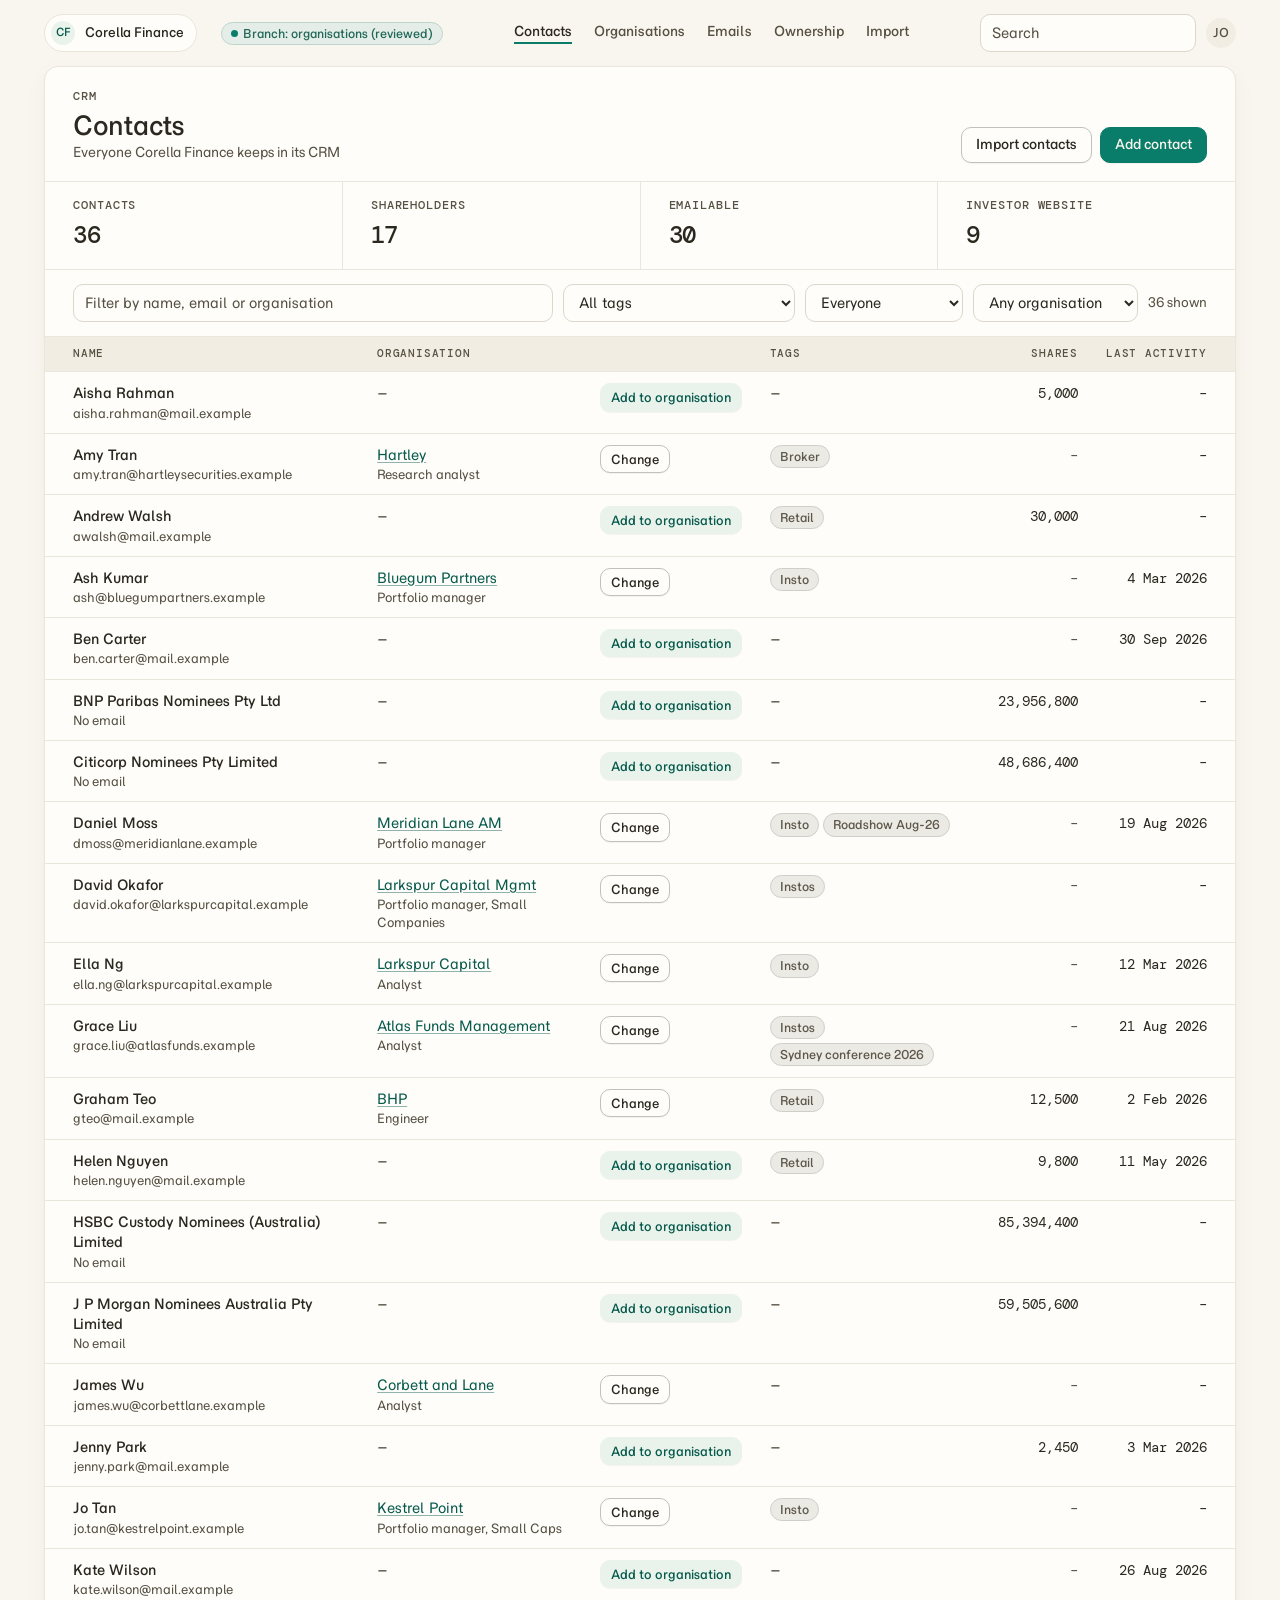
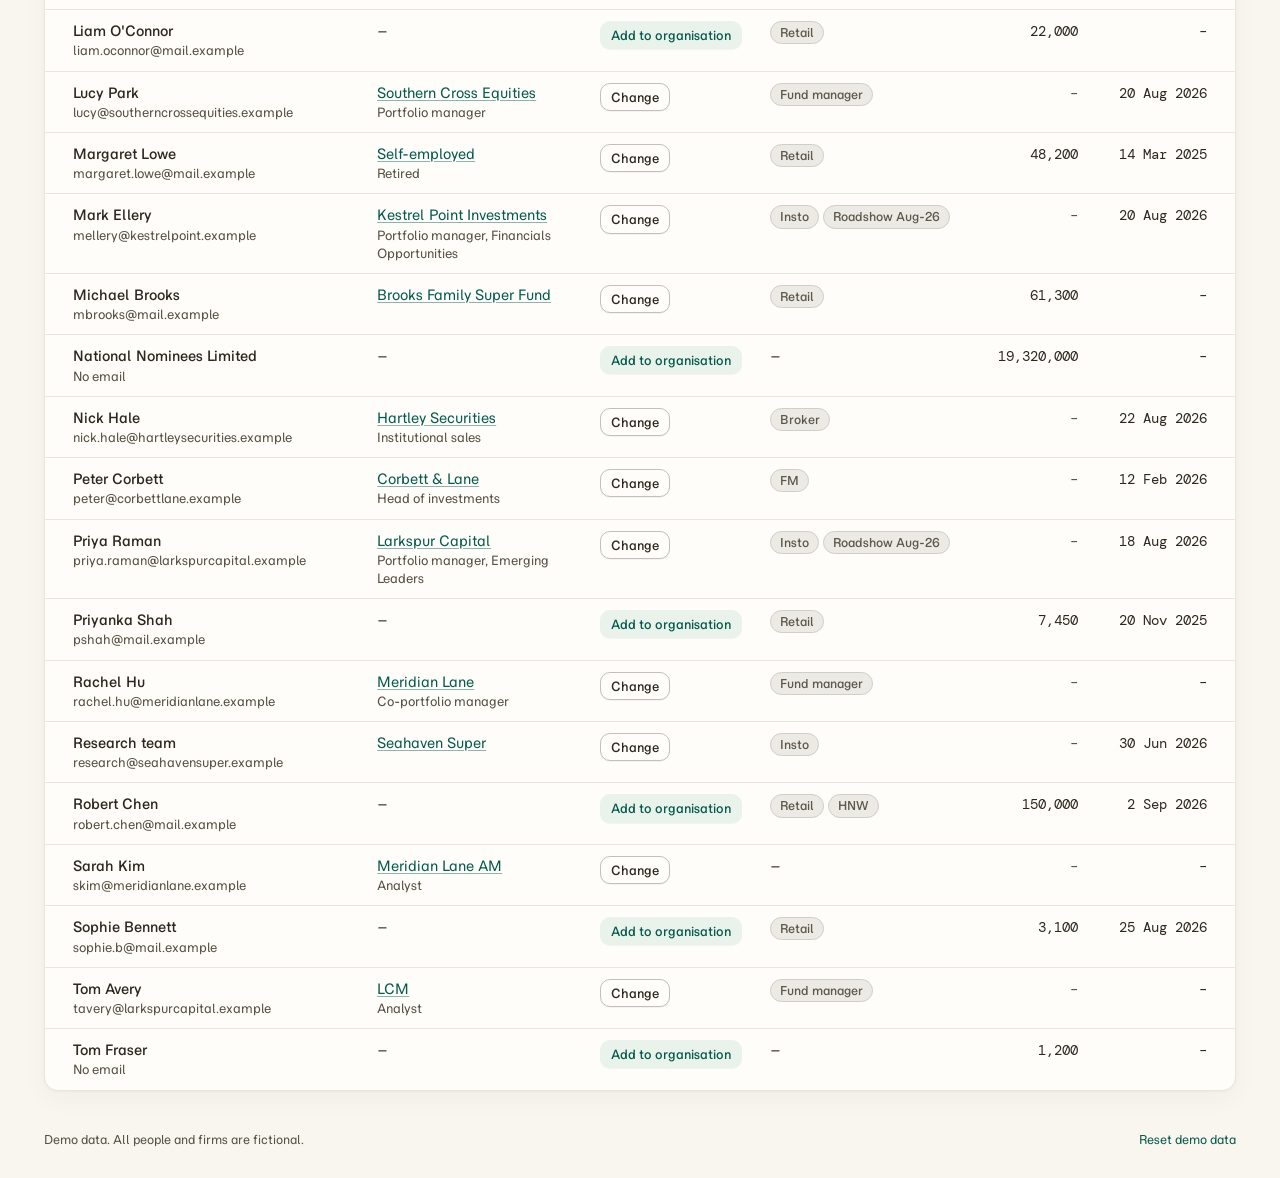
<file: crm/4 - Corella CRM - Branch (reviewed).html>
<!doctype html>
<html lang="en-AU">
<head>
  <meta charset="utf-8">
  <meta name="viewport" content="width=device-width, initial-scale=1">
  <title>Corella Finance CRM · Branch: organisations (reviewed)</title>
  <style>
/* Embedded fonts: Momo Trust Sans and DM Mono. Generated file, no need to edit. */
@font-face{font-family:"Momo Trust Sans";font-weight:400;font-style:normal;font-display:block;src:url([data-uri]) format("woff2");}
@font-face{font-family:"Momo Trust Sans";font-weight:500;font-style:normal;font-display:block;src:url([data-uri]) format("woff2");}
@font-face{font-family:"DM Mono";font-weight:400;font-style:normal;font-display:block;src:url([data-uri]) format("woff2");}
@font-face{font-family:"DM Mono";font-weight:500;font-style:normal;font-display:block;src:url([data-uri]) format("woff2");}

</style>
  <style>
/* Ivy design tokens (Parchment) and the components this mock uses. */

:root {
  --font-sans: "Momo Trust Sans", "Inter", "Segoe UI Variable Text", -apple-system, BlinkMacSystemFont, "Helvetica Neue", Arial, sans-serif;
  --font-mono: "DM Mono", ui-monospace, "SF Mono", Menlo, Consolas, monospace;

  --radius: 0.625rem;
  --background: #F9F6F0;
  --card: #FEFDFA;
  --foreground: #2C281F;
  --muted: #F2EDE2;
  --muted-foreground: #575143;
  --secondary: #F2EDE2;
  --accent: #E9F3EC;
  --accent-foreground: #075A4C;
  --primary: #0A7D6A;
  --primary-foreground: #F7F4EC;
  --destructive: #B52A1E;
  --ring: #075A4C;
  --border: #EBE6DB;
  --input: #DDD7C9;

  --hue-green: #0A7D6A;
  --hue-blue: #1F52D0;
  --hue-violet: #6B30CF;
  --hue-amber: #8A6800;
  --hue-orange: #B8460A;
  --hue-rose: #B31E57;
  --hue-red: #B52A1E;
  --hue-gray: #6D6759;
}

* { box-sizing: border-box; }
html, body { margin: 0; }
body {
  background: var(--background);
  color: var(--foreground);
  font-family: var(--font-sans);
  font-size: 14px;
  line-height: 1.45;
  font-synthesis: none;
  -webkit-font-smoothing: antialiased;
}
b, strong, th, h1, h2, h3, h4 { font-weight: 500; }
a { color: var(--accent-foreground); text-decoration: none; }
a:hover { text-decoration: underline; }
table.t a, .kv a, .rows a, .sub a { text-decoration: underline; text-decoration-color: color-mix(in oklab, var(--accent-foreground) 45%, transparent); text-underline-offset: 2px; }
.sr-only { position: absolute; width: 1px; height: 1px; overflow: hidden; clip: rect(0 0 0 0); white-space: nowrap; }
:focus-visible { outline: 2px solid var(--ring); outline-offset: 2px; }

.mono { font-family: var(--font-mono); font-variant-numeric: tabular-nums; }
.num { font-family: var(--font-mono); font-variant-numeric: tabular-nums; text-align: right; white-space: nowrap; }
.muted { color: var(--muted-foreground); }
.small { font-size: 13px; }
.caption { font-size: 12px; }
.eyebrow {
  font-family: var(--font-mono); font-size: 11.5px; font-weight: 500; letter-spacing: 0.08em;
  text-transform: uppercase; color: var(--muted-foreground);
}

/* Top navigation: no fill, melts into the ground */
.nav {
  display: flex; align-items: center; gap: 24px;
  max-width: 1240px; margin: 0 auto; padding: 14px 24px;
}
.chip-company {
  display: flex; align-items: center; gap: 10px; padding: 6px 12px 6px 6px;
  border: 1px solid var(--border); border-radius: 9999px; background: var(--card);
  font-size: 13px; font-weight: 500; white-space: nowrap;
}
.chip-company .logo {
  width: 24px; height: 24px; border-radius: 9999px; background: var(--accent);
  color: var(--accent-foreground); display: grid; place-items: center; font-size: 11px;
}
.nav-links { display: flex; gap: 22px; flex: 1; justify-content: center; }
.nav-links a { color: var(--muted-foreground); font-size: 13.5px; font-weight: 500; }
.nav-links a:hover { color: var(--foreground); text-decoration: none; }
.nav-links a.active { color: var(--foreground); box-shadow: inset 0 -2px 0 var(--primary); padding-bottom: 3px; }
.nav-right { display: flex; align-items: center; gap: 10px; }
.nav-search { width: 220px; }
.avatar {
  width: 30px; height: 30px; border-radius: 9999px; background: var(--secondary);
  color: var(--muted-foreground); display: grid; place-items: center; font-size: 12px; font-weight: 500;
}

/* The one page card */
.page { max-width: 1240px; margin: 0 auto; padding: 0 24px 40px; }
.card {
  background: var(--card); border: 1px solid var(--border); border-radius: calc(var(--radius) + 4px);
  box-shadow: 0 1px 2px rgba(44, 40, 31, 0.04), 0 8px 24px rgba(44, 40, 31, 0.04);
  overflow: hidden;
}
.card-head {
  display: flex; align-items: flex-end; justify-content: space-between; gap: 16px;
  padding: 22px 28px 18px; border-bottom: 1px solid var(--border);
}
.card-head h1 { font-size: 26px; line-height: 1.2; margin: 4px 0 2px; letter-spacing: -0.01em; }
.card-head .sub { color: var(--muted-foreground); font-size: 13.5px; }
.actions { display: flex; gap: 8px; align-items: center; flex-wrap: wrap; }

.section { padding: 20px 28px; border-bottom: 1px solid var(--border); }
.section:last-child { border-bottom: 0; }
.section > .eyebrow { margin-bottom: 12px; }
.section h3 { font-size: 17px; margin: 0 0 4px; }

/* Stat strip: figures divided by vertical hairlines */
.stats { display: flex; border-bottom: 1px solid var(--border); }
.stat { flex: 1; padding: 16px 28px; border-right: 1px solid var(--border); }
.stat:last-child { border-right: 0; }
.stat .value { font-family: var(--font-mono); font-variant-numeric: tabular-nums; font-size: 24px; font-weight: 500; margin-top: 4px; letter-spacing: -0.02em; }

/* Split: main column and a ruled context rail */
.split { display: grid; grid-template-columns: minmax(0, 1fr) 340px; }
.split > .main { border-right: 1px solid var(--border); min-width: 0; }
.rail .section { padding: 18px 22px; }
.kv { display: grid; grid-template-columns: 110px minmax(0, 1fr); gap: 8px 12px; align-items: baseline; }
.kv .k { color: var(--muted-foreground); font-size: 13px; }
.kv .v { overflow-wrap: anywhere; }

/* Buttons */
.btn {
  font: inherit; font-size: 13.5px; font-weight: 500; border-radius: var(--radius);
  padding: 7px 14px; border: 1px solid color-mix(in oklab, var(--foreground) 26%, var(--card)); background: var(--card); color: var(--foreground);
  cursor: pointer; white-space: nowrap; display: inline-flex; align-items: center; gap: 6px;
  box-shadow: 0 1px 1px rgba(44, 40, 31, 0.05);
}
.btn:hover { border-color: var(--input); background: color-mix(in oklab, var(--muted) 50%, var(--card)); }
.btn:active { transform: translateY(1px); }
.btn.primary { background: var(--primary); color: var(--primary-foreground); border-color: var(--primary); }
.btn.primary:hover { background: color-mix(in oklab, var(--primary) 88%, black); }
.btn.neon { background: var(--accent); color: var(--accent-foreground); border-color: var(--accent); }
.btn.ghost { background: transparent; border-color: transparent; color: var(--muted-foreground); }
.btn.ghost:hover { color: var(--foreground); background: var(--muted); }
.btn.sm { padding: 4px 10px; font-size: 12.5px; }
.btn:disabled { opacity: 0.5; cursor: not-allowed; }
.link-btn { background: none; border: 0; padding: 0; font: inherit; color: var(--accent-foreground); cursor: pointer; text-align: left; }
.link-btn:hover { text-decoration: underline; }

/* Fields */
.field { display: flex; flex-direction: column; gap: 6px; margin-bottom: 14px; }
.field label { font-size: 13px; font-weight: 500; }
.field .help { font-size: 12px; color: var(--muted-foreground); }
.input, select.input, textarea.input {
  font: inherit; font-size: 14px; color: var(--foreground); background: var(--card);
  border: 1px solid var(--input); border-radius: var(--radius); padding: 8px 11px; width: 100%;
}
textarea.input { min-height: 90px; resize: vertical; }
.input::placeholder { color: var(--muted-foreground); }
.input:focus { outline: 2px solid var(--ring); outline-offset: 0; border-color: var(--ring); }
.row { display: flex; gap: 12px; }
.row > * { flex: 1; }
.check { display: flex; align-items: center; gap: 8px; font-size: 14px; margin: 6px 0; cursor: pointer; }
.check input { accent-color: var(--primary); width: 16px; height: 16px; }

/* Tables */
.table-wrap { overflow-x: auto; }
table.t { width: 100%; border-collapse: collapse; }
table.t th {
  background: var(--muted); font-family: var(--font-mono); font-size: 11px; font-weight: 500;
  letter-spacing: 0.07em; text-transform: uppercase; color: var(--muted-foreground);
  text-align: left; padding: 9px 14px; border-bottom: 1px solid var(--border); white-space: nowrap;
}
table.t th.num { text-align: right; }
table.t td { padding: 11px 14px; border-bottom: 1px solid var(--border); vertical-align: top; }
table.t tr:last-child td { border-bottom: 0; }
table.t tr.click { cursor: pointer; }
table.t tr.click:hover td { background: color-mix(in oklab, var(--muted) 45%, var(--card)); }
table.t td:first-child, table.t th:first-child { padding-left: 28px; }
table.t td:last-child, table.t th:last-child { padding-right: 28px; }
.name-cell .n { font-weight: 500; }
.name-cell .e { color: var(--muted-foreground); font-size: 12.5px; }

/* Full-bleed rows (activity) */
.rows { list-style: none; margin: 0; padding: 0; }
.rows li { padding: 14px 28px; border-bottom: 1px solid var(--border); display: grid; grid-template-columns: 112px minmax(0, 1fr); gap: 14px; }
.rows li:last-child { border-bottom: 0; }
.rows .when { font-family: var(--font-mono); font-size: 12px; color: var(--muted-foreground); padding-top: 2px; }
.rows .what { font-size: 14px; }
.rows .meta { font-size: 12.5px; color: var(--muted-foreground); margin-top: 3px; }
.rows .title { font-weight: 500; }
.empty { padding: 28px; color: var(--muted-foreground); }

/* Badges: tone recipe against a hue */
.badge {
  display: inline-flex; align-items: center; gap: 5px; font-size: 12px; font-weight: 500;
  padding: 1px 9px; border-radius: 9999px; white-space: nowrap; line-height: 1.6;
  --h: var(--hue-gray);
  background: color-mix(in oklab, var(--h) 12%, var(--card));
  border: 1px solid color-mix(in oklab, var(--h) 30%, var(--card));
  color: color-mix(in oklab, var(--h) 78%, var(--foreground));
}
.badge.green { --h: var(--hue-green); }
.badge.blue { --h: var(--hue-blue); }
.badge.violet { --h: var(--hue-violet); }
.badge.amber { --h: var(--hue-amber); }
.badge.orange { --h: var(--hue-orange); }
.badge.rose { --h: var(--hue-rose); }
.badge .x { cursor: pointer; opacity: 0.8; margin-left: 2px; background: none; border: 0; padding: 0 2px; font: inherit; color: inherit; line-height: 1; }
.badge .x:hover { opacity: 1; }
.tags { display: flex; flex-wrap: wrap; gap: 4px; }
.dot { width: 7px; height: 7px; border-radius: 9999px; background: var(--h); display: inline-block; }

/* Well: recessed panel */
.well { background: var(--muted); border-radius: var(--radius); padding: 14px 16px; font-size: 13.5px; }
.well.accent { background: var(--accent); color: var(--accent-foreground); }

/* Toolbar above a table */
.toolbar { display: flex; gap: 10px; align-items: center; padding: 14px 28px; border-bottom: 1px solid var(--border); flex-wrap: wrap; }
.toolbar .input { width: auto; }
.toolbar .grow { flex: 1; min-width: 200px; }

/* Dialog */
.overlay { position: fixed; inset: 0; background: rgba(44, 40, 31, 0.28); display: grid; place-items: center; z-index: 50; padding: 20px; }
.dialog { background: var(--card); border: 1px solid var(--border); border-radius: var(--radius); width: 520px; max-width: 100%; max-height: 90vh; overflow: auto; box-shadow: 0 16px 48px rgba(44, 40, 31, 0.18); }
.dialog .dh { padding: 18px 22px 0; }
.dialog .dh h2 { font-size: 17px; margin: 0; }
.dialog .db { padding: 16px 22px 4px; }
.dialog .df { padding: 12px 22px 18px; display: flex; justify-content: flex-end; gap: 8px; }

/* Version badge and footer */
.version { font-size: 12px; }
.foot { max-width: 1240px; margin: 0 auto; padding: 0 24px 30px; display: flex; justify-content: space-between; color: var(--muted-foreground); font-size: 12px; }
.toast { position: fixed; bottom: 20px; left: 50%; transform: translateX(-50%); background: var(--foreground); color: var(--card); padding: 9px 16px; border-radius: var(--radius); font-size: 13px; z-index: 60; }

pre.csv { font-family: var(--font-mono); font-size: 12px; background: var(--muted); border-radius: var(--radius); padding: 12px 14px; overflow-x: auto; margin: 0; }
.status-ok { color: var(--hue-green); }
.status-bad { color: var(--hue-red); }
.status-warn { color: var(--hue-amber); }

/* Soft notice: something to action, not an error */
.notice {
  display: flex; align-items: center; gap: 12px; flex-wrap: wrap; padding: 12px 28px 12px 25px; border-bottom: 1px solid var(--border);
  border-left: 3px solid var(--hue-amber);
  background: color-mix(in oklab, var(--hue-amber) 13%, var(--card)); font-size: 13.5px;
}
.notice .grow { flex: 1; min-width: 200px; }
.notice .badge { --h: var(--hue-amber); background: color-mix(in oklab, var(--h) 22%, var(--card)); border-color: color-mix(in oklab, var(--h) 45%, var(--card)); }

/* Inline confirmation, in place of a browser dialog */
.confirm { display: flex; align-items: center; gap: 10px; flex-wrap: wrap; padding: 10px 14px; border-radius: var(--radius); background: color-mix(in oklab, var(--hue-amber) 10%, var(--card)); border: 1px solid color-mix(in oklab, var(--hue-amber) 35%, var(--card)); font-size: 13.5px; }
.confirm .grow { flex: 1; min-width: 160px; }
.btn.danger { background: var(--destructive); border-color: var(--destructive); color: #fff; }
.btn.danger:hover { background: color-mix(in oklab, var(--destructive) 88%, black); }

/* Radio list: the choices side by side, each with its count */
.radios { display: flex; flex-wrap: wrap; gap: 6px 16px; }
.radios label { display: inline-flex; align-items: center; gap: 6px; font-size: 13.5px; cursor: pointer; }
.radios input { accent-color: var(--primary); }
.radios .count { color: var(--muted-foreground); font-family: var(--font-mono); font-size: 12px; }

/* Breadcrumb in the eyebrow position */
.crumbs a { color: var(--muted-foreground); }
.crumbs a:hover { color: var(--foreground); text-decoration: none; }
.crumbs .sep { margin: 0 6px; opacity: .6; }
.crumbs .here { color: var(--foreground); }

/* Review: likely duplicate organisations, one row per group */
.review { padding: 4px 28px 16px; background: color-mix(in oklab, var(--hue-amber) 4%, var(--card)); border-bottom: 1px solid var(--border); }
.review-row { display: flex; justify-content: space-between; align-items: center; gap: 16px; flex-wrap: wrap; padding: 10px 0; border-top: 1px solid var(--border); }
.review-names { flex: 1; min-width: 240px; font-size: 13.5px; }
.review-actions { display: flex; align-items: center; gap: 8px; flex-wrap: wrap; }
.review-actions .input { width: auto; padding: 5px 9px; font-size: 13px; }

/* Bulk actions: appears when rows are ticked, right above the table */
.bulk-bar { display: none; align-items: center; gap: 10px; padding: 10px 28px; border-bottom: 1px solid var(--border); background: var(--accent); color: var(--accent-foreground); font-size: 13.5px; font-weight: 500; }
.bulk-bar.on { display: flex; }
.bulk-bar .grow { flex: 1; }

/* Picker: search a long list, or create something new */
.picker .dialog { width: 480px; }
.picker-list { max-height: 300px; overflow: auto; margin-top: 10px; border: 1px solid var(--border); border-radius: var(--radius); }
.picker-item { display: block; width: 100%; text-align: left; font: inherit; background: var(--card); border: 0; border-bottom: 1px solid var(--border); padding: 9px 12px; cursor: pointer; }
.picker-item:last-child { border-bottom: 0; }
.picker-item:hover { background: color-mix(in oklab, var(--muted) 50%, var(--card)); }
.picker-item .n { font-weight: 500; }
.picker-item .e { display: block; color: var(--muted-foreground); font-size: 12.5px; }
.picker-create { margin-top: 12px; padding-top: 12px; border-top: 1px solid var(--border); }

/* Organisation field on a contact: the current firm plus a button to change it */
.org-field { display: flex; align-items: center; gap: 8px; flex-wrap: wrap; }
.org-field .org-field-name { font-size: 14px; }

/* Collapsed form: just a heading until you need it */
.collapsed-form { display: flex; align-items: center; justify-content: space-between; gap: 12px; }

</style>
</head>
<body data-dl-theme="parchment">
  <div id="app"></div>
  <script>
    // Which version of the CRM this is. Each version keeps its own demo data in the browser.
    window.CRM_VERSION = { key: "branch-organisations-reviewed", label: "Branch: organisations (reviewed)", tone: "green" };
  </script>
  <script>
// Demo data for Corella Finance. All people, firms and figures are fictional.
// The app copies this into the browser's storage on first load; "Reset demo data" restores it.

window.CRM_SEED = (function () {
  const TOTAL_SHARES = 386400000;

  // People. company and occupation are free text, typed by whoever added the contact.
  const contacts = [
    // Fund managers, super funds and brokers (from Josh's spreadsheet)
    { id: "c01", firstName: "Priya", lastName: "Raman", email: "priya.raman@larkspurcapital.example", phone: "+61 2 9000 1101", company: "Larkspur Capital", occupation: "Portfolio manager, Emerging Leaders", tags: ["Insto", "Roadshow Aug-26"] },
    { id: "c02", firstName: "David", lastName: "Okafor", email: "david.okafor@larkspurcapital.example", phone: "+61 2 9000 1102", company: "Larkspur Capital Mgmt", occupation: "Portfolio manager, Small Companies", tags: ["Instos"] },
    { id: "c03", firstName: "Tom", lastName: "Avery", email: "tavery@larkspurcapital.example", phone: "", company: "LCM", occupation: "Analyst", tags: ["Fund manager"] },
    { id: "c04", firstName: "Ella", lastName: "Ng", email: "ella.ng@larkspurcapital.example", phone: "+61 2 9000 1107", company: "Larkspur Capital", occupation: "Analyst", tags: ["Insto"] },
    { id: "c05", firstName: "Daniel", lastName: "Moss", email: "dmoss@meridianlane.example", phone: "+61 3 9100 2201", company: "Meridian Lane AM", occupation: "Portfolio manager", tags: ["Insto", "Roadshow Aug-26"] },
    { id: "c06", firstName: "Rachel", lastName: "Hu", email: "rachel.hu@meridianlane.example", phone: "", company: "Meridian Lane", occupation: "Co-portfolio manager", tags: ["Fund manager"] },
    { id: "c07", firstName: "Sarah", lastName: "Kim", email: "skim@meridianlane.example", phone: "", company: "Meridian Lane AM", occupation: "Analyst", tags: [] },
    { id: "c08", firstName: "Ash", lastName: "Kumar", email: "ash@bluegumpartners.example", phone: "+61 3 9200 3301", company: "Bluegum Partners", occupation: "Portfolio manager", tags: ["Insto"] },
    { id: "c09", firstName: "Peter", lastName: "Corbett", email: "peter@corbettlane.example", phone: "+61 2 9300 4401", company: "Corbett & Lane", occupation: "Head of investments", tags: ["FM"] },
    { id: "c10", firstName: "James", lastName: "Wu", email: "james.wu@corbettlane.example", phone: "", company: "Corbett and Lane", occupation: "Analyst", tags: [] },
    { id: "c11", firstName: "Mark", lastName: "Ellery", email: "mellery@kestrelpoint.example", phone: "+61 2 9400 5501", company: "Kestrel Point Investments", occupation: "Portfolio manager, Financials Opportunities", tags: ["Insto", "Roadshow Aug-26"] },
    { id: "c12", firstName: "Jo", lastName: "Tan", email: "jo.tan@kestrelpoint.example", phone: "", company: "Kestrel Point", occupation: "Portfolio manager, Small Caps", tags: ["Insto"] },
    { id: "c13", firstName: "Research", lastName: "team", email: "research@seahavensuper.example", phone: "", company: "Seahaven Super", occupation: "", tags: ["Insto"] },
    { id: "c14", firstName: "Grace", lastName: "Liu", email: "grace.liu@atlasfunds.example", phone: "", company: "Atlas Funds Management", occupation: "Analyst", tags: ["Instos", "Sydney conference 2026"] },
    { id: "c15", firstName: "Lucy", lastName: "Park", email: "lucy@southerncrossequities.example", phone: "+61 2 9500 6601", company: "Southern Cross Equities", occupation: "Portfolio manager", tags: ["Fund manager"] },
    { id: "c16", firstName: "Nick", lastName: "Hale", email: "nick.hale@hartleysecurities.example", phone: "+61 2 9600 7701", company: "Hartley Securities", occupation: "Institutional sales", tags: ["Broker"] },
    { id: "c17", firstName: "Amy", lastName: "Tran", email: "amy.tran@hartleysecurities.example", phone: "", company: "Hartley", occupation: "Research analyst", tags: ["Broker"] },

    // Banks holding shares for others. Created automatically from the share register.
    { id: "c18", firstName: "HSBC Custody Nominees (Australia) Limited", lastName: "", email: "", phone: "", company: "", occupation: "", tags: [], holdings: [{ holderId: "X0001104412", accountName: "HSBC CUSTODY NOMINEES (AUSTRALIA) LIMITED", shares: 85394400 }] },
    { id: "c19", firstName: "J P Morgan Nominees Australia Pty Limited", lastName: "", email: "", phone: "", company: "", occupation: "", tags: [], holdings: [{ holderId: "X0001104987", accountName: "J P MORGAN NOMINEES AUSTRALIA PTY LIMITED", shares: 59505600 }] },
    { id: "c20", firstName: "Citicorp Nominees Pty Limited", lastName: "", email: "", phone: "", company: "", occupation: "", tags: [], holdings: [{ holderId: "X0001105233", accountName: "CITICORP NOMINEES PTY LIMITED", shares: 48686400 }] },
    { id: "c21", firstName: "BNP Paribas Nominees Pty Ltd", lastName: "", email: "", phone: "", company: "", occupation: "", tags: [], holdings: [{ holderId: "X0001106020", accountName: "BNP PARIBAS NOMINEES PTY LTD <AGENCY LENDING A/C>", shares: 23956800 }] },
    { id: "c22", firstName: "National Nominees Limited", lastName: "", email: "", phone: "", company: "", occupation: "", tags: [], holdings: [{ holderId: "X0001106551", accountName: "NATIONAL NOMINEES LIMITED", shares: 19320000 }] },

    // Individual investors
    { id: "c23", firstName: "Margaret", lastName: "Lowe", email: "margaret.lowe@mail.example", phone: "+61 412 000 231", company: "Self-employed", occupation: "Retired", tags: ["Retail"], hub: "2025-03-14", holdings: [{ holderId: "I0042218811", accountName: "MRS MARGARET ANNE LOWE", shares: 48200 }] },
    { id: "c24", firstName: "Graham", lastName: "Teo", email: "gteo@mail.example", phone: "", company: "BHP", occupation: "Engineer", tags: ["Retail"], hub: "2026-02-02", holdings: [{ holderId: "I0051133902", accountName: "MR GRAHAM TEO", shares: 12500 }] },
    { id: "c25", firstName: "Sophie", lastName: "Bennett", email: "sophie.b@mail.example", phone: "", company: "", occupation: "", tags: ["Retail"], hub: "2026-08-25", holdings: [{ holderId: "I0060012345", accountName: "MS SOPHIE BENNETT", shares: 3100 }] },
    { id: "c26", firstName: "Liam", lastName: "O'Connor", email: "liam.oconnor@mail.example", phone: "", company: "", occupation: "", tags: ["Retail"], holdings: [{ holderId: "I0038821190", accountName: "MR LIAM PATRICK O'CONNOR", shares: 22000 }] },
    { id: "c27", firstName: "Priyanka", lastName: "Shah", email: "pshah@mail.example", phone: "", company: "", occupation: "", tags: ["Retail"], hub: "2025-11-20", holdings: [{ holderId: "I0057730014", accountName: "MRS PRIYANKA SHAH", shares: 7450 }] },
    { id: "c28", firstName: "Robert", lastName: "Chen", email: "robert.chen@mail.example", phone: "+61 418 000 772", company: "", occupation: "Company director", tags: ["Retail", "HNW"], hub: "2024-09-02", holdings: [{ holderId: "I0012209876", accountName: "MR ROBERT CHEN", shares: 104000 }, { holderId: "I0012209877", accountName: "CHEN SUPER PTY LTD <CHEN FAMILY S/F A/C>", shares: 46000 }] },
    { id: "c29", firstName: "Aisha", lastName: "Rahman", email: "aisha.rahman@mail.example", phone: "", company: "", occupation: "", tags: [], holdings: [{ holderId: "I0063390021", accountName: "MS AISHA RAHMAN", shares: 5000 }] },
    { id: "c30", firstName: "Michael", lastName: "Brooks", email: "mbrooks@mail.example", phone: "", company: "Brooks Family Super Fund", occupation: "", tags: ["Retail"], holdings: [{ holderId: "I0029945512", accountName: "BROOKS SUPER PTY LTD <BROOKS FAMILY S/F A/C>", shares: 61300 }] },
    { id: "c31", firstName: "Helen", lastName: "Nguyen", email: "helen.nguyen@mail.example", phone: "", company: "", occupation: "", tags: ["Retail"], hub: "2026-05-11", holdings: [{ holderId: "I0058812230", accountName: "MS HELEN NGUYEN", shares: 9800 }] },
    { id: "c32", firstName: "Tom", lastName: "Fraser", email: "", phone: "", company: "", occupation: "", tags: [], holdings: [{ holderId: "I0066001237", accountName: "MR THOMAS JAMES FRASER", shares: 1200 }] },
    { id: "c33", firstName: "Kate", lastName: "Wilson", email: "kate.wilson@mail.example", phone: "", company: "", occupation: "", tags: [], hub: "2026-08-26" },
    { id: "c34", firstName: "Ben", lastName: "Carter", email: "ben.carter@mail.example", phone: "", company: "", occupation: "", tags: [], hub: "2026-09-30" },
    { id: "c35", firstName: "Andrew", lastName: "Walsh", email: "awalsh@mail.example", phone: "", company: "", occupation: "", tags: ["Retail"], holdings: [{ holderId: "I0047719001", accountName: "MR ANDREW WALSH", shares: 30000 }] },
    { id: "c36", firstName: "Jenny", lastName: "Park", email: "jenny.park@mail.example", phone: "", company: "", occupation: "", tags: [], hub: "2026-03-03", holdings: [{ holderId: "I0061174320", accountName: "MISS JENNY PARK", shares: 2450 }] }
  ].map(c => Object.assign({ holdings: [], hub: null, unsubscribed: false }, c));

  // Notes, calls and meetings typed in, plus emails forwarded in. Each sits on one contact.
  const activities = [
    { id: "a01", contactId: "c01", type: "meeting", date: "2026-08-18", author: "Josh", text: "Met Larkspur team (Priya, David, Tom) with CEO and CFO. David asked about the arrears trend; may top up after the raise. Send David the late-repayments data." },
    { id: "a02", contactId: "c04", type: "note", date: "2026-03-12", author: "Josh", text: "Caught up with Ella at Larkspur's Sydney office. Wants to visit our operations later in the year." },
    { id: "a03", contactId: "c05", type: "meeting", date: "2026-08-19", author: "Hannah", text: "Met Daniel (CFO only). Worried about funding costs. Daniel prefers CFO-only meetings; Rachel wants the CEO next time." },
    { id: "a04", contactId: "c11", type: "meeting", date: "2026-08-20", author: "Josh", text: "Kestrel Point: Mark, Jo and Ella, with CEO and Josh. Operations and collections. Book an operations visit for November." },
    { id: "a05", contactId: "c11", type: "email_forwarded", date: "2026-08-20", author: "Josh", subject: "Re: Kestrel Point x Corella, thanks for today", text: "Thanks Josh, good session with Mark, Jo and Ella. Keen to book the operations visit for November. Ella will coordinate from our side." },
    { id: "a06", contactId: "c15", type: "call", date: "2026-08-20", author: "Josh", text: "Lucy: questions on dividend policy. Invite to the Feb roadshow." },
    { id: "a07", contactId: "c14", type: "note", date: "2026-08-21", author: "Josh", text: "Met at the Sydney conference. Interested in the income angle. Invite to the Feb roadshow." },
    { id: "a08", contactId: "c16", type: "meeting", date: "2026-08-22", author: "Hannah", text: "Roadshow debrief with Nick. Amy to start writing research on us; first note in November." },
    { id: "a09", contactId: "c08", type: "note", date: "2026-03-04", author: "Josh", text: "Ash: lost a big client in Q2. Watch for selling." },
    { id: "a10", contactId: "c09", type: "meeting", date: "2026-02-12", author: "Hannah", text: "Peter and James. Asked about bad debts." },
    { id: "a11", contactId: "c28", type: "call", date: "2026-09-02", author: "Josh", text: "Called about the dividend reinvestment plan." },
    { id: "a12", contactId: "c13", type: "note", date: "2026-06-30", author: "Eddy (InvestorHub)", text: "Seahaven holds through an external manager. Josh to find out which one." }
  ];

  // Emails sent from the CRM. Recipients are worked out when the app first loads.
  const emails = [
    { id: "e01", subject: "Roadshow invitation: August", date: "2026-08-04", audience: { kind: "tags", tags: ["Insto", "Instos", "Fund manager", "FM"] }, body: "We'd like to meet with you during our results roadshow, 18 to 22 August." },
    { id: "e02", subject: "FY26 results and roadshow", date: "2026-08-25", audience: { kind: "shareholders" }, body: "Corella Finance has released its FY26 results." },
    { id: "e03", subject: "Investor update: September", date: "2026-09-28", audience: { kind: "all" }, body: "Our September investor update." }
  ];

  // Ownership report, as at 30 September 2026. Funds found behind the banks on the register.
  const ownership = {
    asAt: "2026-09-30",
    comparedWith: "June 2026",
    summary: [
      { label: "Held by banks on behalf of others", pct: 61.3 },
      { label: "Traced to a fund", pct: 48.2 },
      { label: "Not traced", pct: 13.1 }
    ],
    funds: [
      { manager: "Larkspur Capital", fund: "Emerging Leaders Fund", via: "HSBC", pct: 6.4, change: "+1.2" },
      { manager: "Meridian Lane Asset Management", fund: "Australian Equities", via: "Citicorp", pct: 5.9, change: "−0.8" },
      { manager: "Kestrel Point Investments", fund: "Financials Opportunities", via: "J.P. Morgan", pct: 4.7, change: "+2.1" },
      { manager: "Larkspur Capital", fund: "Small Companies Fund", via: "J.P. Morgan", pct: 3.8, change: "0.0" },
      { manager: "Bluegum Partners", fund: "Bluegum Small Caps", via: "BNP Paribas", pct: 3.1, change: "−1.4" },
      { manager: "Atlas Funds Management", fund: "Income Fund", via: "HSBC", pct: 2.6, change: "new" },
      { manager: "Seahaven Super", fund: "Balanced", via: "National Nominees", pct: 2.2, change: "+0.3" },
      { manager: "Corbett & Lane", fund: "Value Fund", via: "Citicorp", pct: 1.9, change: "−1.1" }
    ]
  };

  return { company: { name: "Corella Finance", totalShares: TOTAL_SHARES }, currentUser: "Josh", contacts, activities, emails, ownership };
})();

</script>
  <script>
// A simplified InvestorHub CRM. Plain JavaScript, no build step.
// Pages are rendered from the state object and saved to the browser's localStorage.

(function () {
  "use strict";

  const VERSION = window.CRM_VERSION;
  const STORAGE_KEY = "corella-crm-" + VERSION.key;
  const app = document.getElementById("app");

  // ---------------------------------------------------------------------------
  // State
  // ---------------------------------------------------------------------------

  let state = load();

  function load() {
    try {
      const saved = localStorage.getItem(STORAGE_KEY);
      if (saved) { const old = JSON.parse(saved); if (old.schema === 3) return old; }
    } catch (e) { /* storage unavailable: fall back to the seed */ }
    const s = freshState();
    try { localStorage.setItem(STORAGE_KEY, JSON.stringify(s)); } catch (e) { /* ignore */ }
    return s;
  }

  function save() {
    try { localStorage.setItem(STORAGE_KEY, JSON.stringify(state)); } catch (e) { /* ignore */ }
  }

  function freshState() {
    const s = JSON.parse(JSON.stringify(window.CRM_SEED));
    s.schema = 3;
    // Organisations are records of their own. On first run, each distinct
    // company string becomes one; contacts point at it by id. Likely
    // duplicates are suggested on the Organisations page for a person to
    // confirm; nothing is merged automatically.
    s.organisations = [];
    s.dismissedMerges = [];
    s.contacts.forEach(function (c) {
      const name = (c.company || "").trim();
      delete c.company;
      c.organisationId = name ? findOrCreateOrg(s, name).id : null;
    });
    // Work out who each seeded email went to, and log it on each recipient.
    s.emails.forEach(function (em) {
      const recipients = audienceContacts(em.audience, s.contacts);
      em.recipients = recipients.length;
      em.opens = 0;
      em.clicks = 0;
      recipients.forEach(function (c, i) {
        let status = "Not opened";
        if (c.email.indexOf("larkspurcapital.example") > -1 && c.id === "c04") status = "Bounced";
        else if ((i + em.id.charCodeAt(2)) % 3 === 0) status = "Clicked";
        else if ((i + em.id.charCodeAt(2)) % 3 === 1) status = "Opened";
        if (status === "Opened" || status === "Clicked") em.opens++;
        if (status === "Clicked") em.clicks++;
        s.activities.push({ id: uid("a"), contactId: c.id, type: "email_sent", date: em.date, author: "Josh", subject: em.subject, emailId: em.id, status: status });
      });
    });
    return s;
  }

  function resetDemo() {
    state = freshState();
    save();
    location.hash = "#/contacts";
    render();
    toast("Demo data reset");
  }

  // ---------------------------------------------------------------------------
  // Helpers
  // ---------------------------------------------------------------------------

  function uid(prefix) { return prefix + Math.random().toString(36).slice(2, 9); }

  function esc(v) {
    return String(v == null ? "" : v)
      .replace(/&/g, "&amp;").replace(/</g, "&lt;").replace(/>/g, "&gt;")
      .replace(/"/g, "&quot;").replace(/'/g, "&#39;");
  }

  const MONTHS = ["Jan", "Feb", "Mar", "Apr", "May", "Jun", "Jul", "Aug", "Sep", "Oct", "Nov", "Dec"];
  function fmtDate(iso) {
    if (!iso) return "–";
    const p = iso.slice(0, 10).split("-");
    return parseInt(p[2], 10) + " " + MONTHS[parseInt(p[1], 10) - 1] + " " + p[0];
  }
  function todayIso() { return new Date().toISOString().slice(0, 10); }
  function fmtNum(n) { return Number(n || 0).toLocaleString("en-AU"); }
  function pct(n, of) { return of ? (100 * n / of).toFixed(1) + "%" : "–"; }

  function fullName(c) { return (c.firstName + " " + (c.lastName || "")).trim(); }
  function sharesHeld(c) { return (c.holdings || []).reduce(function (t, h) { return t + h.shares; }, 0); }
  function isShareholder(c) { return sharesHeld(c) > 0; }
  function canEmail(c) { return !!c.email && !c.unsubscribed; }
  function contactById(id) { return state.contacts.find(function (c) { return c.id === id; }); }

  // ---------------------------------------------------------------------------
  // Organisations: a record for a firm that people belong to
  // ---------------------------------------------------------------------------

  function orgById(id) { return (state.organisations || []).find(function (o) { return o.id === id; }); }
  function orgOf(c) { return c.organisationId ? orgById(c.organisationId) : null; }
  function orgName(c) { const o = orgOf(c); return o ? o.name : ""; }
  function membersOf(orgId) {
    return state.contacts.filter(function (c) { return c.organisationId === orgId; })
      .sort(function (a, b) { return fullName(a).localeCompare(fullName(b)); });
  }
  function sortedOrgs() {
    return (state.organisations || []).slice().sort(function (a, b) { return a.name.localeCompare(b.name); });
  }

  // Match a typed name to an existing organisation by its name or any earlier
  // spelling it absorbed in a merge. Only exact (case-insensitive) matches count.
  function findOrgByName(s, name) {
    const key = name.trim().toLowerCase();
    return (s.organisations || []).find(function (o) {
      return o.name.toLowerCase() === key || (o.aliases || []).some(function (a) { return a.toLowerCase() === key; });
    });
  }

  function findOrCreateOrg(s, name) {
    name = name.trim();
    let o = findOrgByName(s, name);
    if (!o) { o = { id: uid("o"), name: name, aliases: [] }; s.organisations.push(o); }
    return o;
  }

  function orgLink(c) {
    const o = typeof c === "string" ? orgById(c) : orgOf(c);
    return o ? '<a href="#/organisations/' + o.id + '">' + esc(o.name) + "</a>" : '<span class="muted">–</span>';
  }

  // When someone's organisation changes, note the move on their record so it isn't lost.
  function setOrganisation(c, orgId) {
    orgId = orgId || null;
    const oldId = c.organisationId || null;
    if (oldId === orgId) return;
    const oldName = oldId && orgById(oldId) ? orgById(oldId).name : "";
    const newName = orgId && orgById(orgId) ? orgById(orgId).name : "";
    let text;
    if (oldName && newName) text = "Moved from " + oldName + " to " + newName + ".";
    else if (newName) text = "Added to " + newName + ".";
    else text = "Removed from " + oldName + ".";
    c.organisationId = orgId;
    state.activities.push({ id: uid("a"), contactId: c.id, type: "org_change", date: todayIso(), author: state.currentUser, text: text });
  }

  // Words that vary between spellings of the same firm. Used only to *suggest*
  // duplicates; a person confirms every merge.
  const NOISE_WORDS = ["pty", "ltd", "limited", "plc", "inc", "llc", "co", "the", "mgmt", "management", "asset", "am",
    "investments", "investment", "securities", "partners", "group", "holdings", "funds", "fund", "equities", "capital"];
  function normName(name) {
    const words = name.toLowerCase().replace(/&/g, " and ").replace(/[^a-z0-9 ]+/g, " ").split(/\s+/).filter(Boolean);
    const kept = words.filter(function (w) { return NOISE_WORDS.indexOf(w) === -1; });
    return (kept.length ? kept : words).join(" ");
  }
  function initials(name) {
    return name.toLowerCase().replace(/&/g, " ").replace(/[^a-z0-9 ]+/g, " ").split(/\s+/).filter(Boolean)
      .map(function (w) { return w[0]; }).join("");
  }

  // Groups of organisations that look like the same firm: same name once noise
  // words are ignored, or one name is the initials of another (LCM → Larkspur Capital Mgmt).
  function suggestedMerges() {
    const orgs = sortedOrgs();
    const byKey = {};
    orgs.forEach(function (o) {
      let key = normName(o.name);
      const isInitials = /^[a-z]{2,5}$/.test(key) && o.name === o.name.toUpperCase();
      if (isInitials) {
        const target = orgs.find(function (p) { return p !== o && initials(p.name) === key; });
        if (target) key = normName(target.name);
      }
      (byKey[key] = byKey[key] || []).push(o);
    });
    return Object.keys(byKey).map(function (k) { return { key: k, orgs: byKey[k] }; })
      .filter(function (g) { return g.orgs.length > 1 && (state.dismissedMerges || []).indexOf(g.key) === -1; });
  }

  // Merge other organisations into one. People, meetings and notes move across;
  // the old spellings are kept as aliases so later imports map to the same firm.
  function mergeOrgs(masterId, otherIds) {
    const master = orgById(masterId);
    const merged = [];
    otherIds.forEach(function (id) {
      if (id === masterId) return;
      const o = orgById(id);
      if (!o) return;
      state.contacts.forEach(function (c) { if (c.organisationId === id) c.organisationId = masterId; });
      state.activities.forEach(function (a) { if (a.orgId === id) a.orgId = masterId; });
      master.aliases = (master.aliases || []).concat([o.name], o.aliases || []).filter(function (a, i, arr) {
        return a.toLowerCase() !== master.name.toLowerCase() && arr.indexOf(a) === i;
      });
      merged.push(o.name);
      state.organisations = state.organisations.filter(function (p) { return p.id !== id; });
    });
    if (merged.length) {
      state.activities.push({ id: uid("a"), orgId: masterId, attendeeIds: [], type: "org_merge", date: todayIso(), author: state.currentUser,
        text: "Merged " + merged.join(" and ") + " into " + master.name + "." });
    }
    return merged.length;
  }

  // Not a firm (a retail investor's employer, say): unlink its people and drop it.
  function removeOrg(orgId) {
    const o = orgById(orgId);
    if (!o) return;
    membersOf(orgId).forEach(function (c) { setOrganisation(c, null); });
    state.activities = state.activities.filter(function (a) { return a.orgId !== orgId; });
    state.organisations = state.organisations.filter(function (p) { return p.id !== orgId; });
  }

  // Activity on a person: logged on them directly, or logged on their firm with them as an attendee.
  function activitiesFor(contactId) {
    return state.activities
      .filter(function (a) { return a.contactId === contactId || (a.attendeeIds || []).indexOf(contactId) > -1; })
      .sort(function (a, b) { return b.date.localeCompare(a.date); });
  }

  // Everything that's happened with a firm: logged on it, or on any of its people. Bulk emails are left out.
  function activitiesForOrg(orgId) {
    const ids = membersOf(orgId).map(function (c) { return c.id; });
    return state.activities
      .filter(function (a) { return a.orgId === orgId || (ids.indexOf(a.contactId) > -1 && a.type !== "email_sent"); })
      .sort(function (a, b) { return b.date.localeCompare(a.date); });
  }

  function orgLastActivity(orgId) {
    const a = activitiesForOrg(orgId)[0];
    return a ? a.date : null;
  }

  // Most recent real contact: notes, calls, meetings, forwarded emails, website sign-up. Bulk emails don't count.
  function lastActivity(c) {
    const a = activitiesFor(c.id).filter(function (x) { return x.type !== "email_sent"; })[0];
    const dates = [a ? a.date : null, c.hub].filter(Boolean).sort();
    return dates.length ? dates[dates.length - 1] : null;
  }

  function allTags(contacts) {
    const counts = {};
    (contacts || state.contacts).forEach(function (c) {
      c.tags.forEach(function (t) { counts[t] = (counts[t] || 0) + 1; });
    });
    return Object.keys(counts).sort(function (a, b) { return a.localeCompare(b); })
      .map(function (t) { return { tag: t, count: counts[t] }; });
  }

  // Who an email goes to. kind: all | shareholders | tags | contacts
  function audienceContacts(audience, contacts) {
    contacts = contacts || state.contacts;
    return contacts.filter(function (c) {
      if (!canEmail(c)) return false;
      if (audience.kind === "all") return true;
      if (audience.kind === "shareholders") return isShareholder(c);
      if (audience.kind === "tags") return c.tags.some(function (t) { return (audience.tags || []).indexOf(t) > -1; });
      if (audience.kind === "contacts") return (audience.contactIds || []).indexOf(c.id) > -1;
      return false;
    });
  }

  function describeAudience(a) {
    if (a.kind === "all") return "All contacts";
    if (a.kind === "shareholders") return "Shareholders";
    if (a.kind === "tags") return "Tagged " + (a.tags || []).join(", ");
    if (a.kind === "contacts") return (a.contactIds || []).length + " chosen people";
    return "";
  }

  function toast(msg) {
    const el = document.createElement("div");
    el.className = "toast";
    el.setAttribute("role", "status");
    el.textContent = msg;
    document.body.appendChild(el);
    setTimeout(function () { el.remove(); }, 2200);
  }

  function badge(text, tone) { return '<span class="badge ' + (tone || "") + '">' + esc(text) + "</span>"; }

  function tagBadges(tags) {
    if (!tags.length) return '<span class="muted">–</span>';
    return '<div class="tags">' + tags.map(function (t) { return badge(t); }).join("") + "</div>";
  }

  const ACTIVITY_LABELS = {
    meeting: ["Meeting", "violet"],
    note: ["Note", "blue"],
    call: ["Call", "blue"],
    email_forwarded: ["Email forwarded in", "amber"],
    email_sent: ["Email sent", ""],
    website: ["Investor website", "green"],
    org_change: ["Organisation changed", "amber"],
    org_merge: ["Organisations merged", "amber"]
  };

  // ---------------------------------------------------------------------------
  // Layout
  // ---------------------------------------------------------------------------

  // Top navigation. Each entry: [label, hash, matches-route-prefix]
  function navItems() {
    return [
      ["Contacts", "#/contacts", "contacts"],
      ["Organisations", "#/organisations", "organisations"],
      ["Emails", "#/emails", "emails"],
      ["Ownership", "#/ownership", "ownership"],
      ["Import", "#/import", "import"]
    ];
  }

  function layout(section, inner) {
    const links = navItems().map(function (n) {
      return '<a href="' + n[1] + '" class="' + (section === n[2] ? "active" : "") + '"' + (section === n[2] ? ' aria-current="page"' : "") + ">" + n[0] + "</a>";
    }).join("");
    return (
      '<nav class="nav" aria-label="Main">' +
        '<div class="chip-company"><span class="logo" aria-hidden="true">CF</span>' + esc(state.company.name) + "</div>" +
        '<span class="badge version ' + VERSION.tone + '"><span class="dot" aria-hidden="true"></span>' + esc(VERSION.label) + "</span>" +
        '<div class="nav-links">' + links + "</div>" +
        '<div class="nav-right">' +
          '<form data-form="search" role="search"><input class="input nav-search" name="q" placeholder="Search" aria-label="Search contacts and organisations" value="' + esc(currentSearch()) + '"></form>' +
          '<div class="avatar" title="Josh (investor relations)" aria-label="Josh (investor relations)" role="img">JO</div>' +
        "</div>" +
      "</nav>" +
      '<main class="page"><div class="card">' + inner + "</div></main>" +
      '<footer class="foot"><span>Demo data. All people and firms are fictional.</span>' +
      '<button class="link-btn" data-action="reset">Reset demo data</button></footer>'
    );
  }

  function head(eyebrow, title, sub, actions) {
    return (
      '<div class="card-head"><div>' +
        '<div class="eyebrow">' + (eyebrow.indexOf("<") === 0 ? eyebrow : esc(eyebrow)) + "</div>" +
        "<h1>" + esc(title) + "</h1>" +
        (sub ? '<div class="sub">' + sub + "</div>" : "") +
      "</div>" +
      (actions ? '<div class="actions">' + actions + "</div>" : "") +
      "</div>"
    );
  }

  // Breadcrumb for a record's page: where it lives, then the record. Goes in the eyebrow slot.
  function crumbs(parentLabel, parentHref, here) {
    return '<span class="crumbs"><a href="' + parentHref + '">' + esc(parentLabel) + '</a><span class="sep">/</span><span class="here">' + esc(here) + "</span></span>";
  }

  // Inline confirmation in place of a browser dialog. `confirming` names the one that's open.
  let confirming = null;
  function confirmBox(key, message, confirmLabel, confirmAction, confirmId) {
    return (
      '<div class="confirm" role="alert"><span class="grow">' + message + "</span>" +
        '<button class="btn danger sm" data-action="' + confirmAction + '"' + (confirmId ? ' data-id="' + confirmId + '"' : "") + ">" + esc(confirmLabel) + "</button>" +
        '<button class="btn sm" data-action="cancel-confirm">Cancel</button>' +
      "</div>"
    );
  }

  // Radio buttons for "which name do we keep?", each with its people count.
  function keepNameRadios(orgs, name) {
    return '<div class="radios">' + orgs.map(function (o, i) {
      const n = membersOf(o.id).length;
      return '<label><input type="radio" name="' + name + '" value="' + o.id + '"' + (i === 0 ? " checked" : "") + "> " + esc(o.name) +
        ' <span class="count">' + n + "</span></label>";
    }).join("") + "</div>";
  }

  function stats(items) {
    return '<div class="stats">' + items.map(function (s) {
      return '<div class="stat"><div class="eyebrow">' + esc(s[0]) + '</div><div class="value">' + s[1] + "</div></div>";
    }).join("") + "</div>";
  }

  // ---------------------------------------------------------------------------
  // Router
  // ---------------------------------------------------------------------------

  function parseHash() {
    const h = (location.hash || "#/contacts").slice(2);
    const qIndex = h.indexOf("?");
    const path = qIndex > -1 ? h.slice(0, qIndex) : h;
    const query = new URLSearchParams(qIndex > -1 ? h.slice(qIndex + 1) : "");
    return { parts: path.split("/").filter(Boolean), query: query };
  }

  function currentSearch() {
    const r = parseHash();
    return r.parts[0] === "search" ? (r.query.get("q") || "") : "";
  }

  function render() {
    const r = parseHash();
    const p = r.parts;
    let html;
    if (p[0] === "contacts" && p[1]) html = contactPage(p[1]);
    else if (p[0] === "organisations" && p[1]) html = organisationPage(p[1]);
    else if (p[0] === "organisations") html = organisationsPage();
    else if (p[0] === "emails" && p[1] === "new") html = composePage();
    else if (p[0] === "emails") html = emailsPage();
    else if (p[0] === "import") html = importPage();
    else if (p[0] === "ownership") html = ownershipPage();
    else if (p[0] === "search") html = searchPage(r.query.get("q") || "");
    else html = contactsPage();
    app.innerHTML = html;
    afterRender();
    window.scrollTo(0, 0);
  }

  // Pages that need wiring after they're drawn register a function here.
  let afterRenderHook = null;
  function afterRender() {
    wireLabels(app);
    if (afterRenderHook) { const f = afterRenderHook; afterRenderHook = null; f(); }
  }

  // Give each form field's label a `for`, so screen readers and clicks reach the control.
  let labelSeq = 0;
  function wireLabels(root) {
    (root || document).querySelectorAll(".field").forEach(function (field) {
      const label = field.querySelector(":scope > label");
      const ctl = field.querySelector("input:not([type=hidden]), select, textarea");
      if (!label || !ctl || label.getAttribute("for")) return;
      if (!ctl.id) ctl.id = "f" + (++labelSeq);
      label.setAttribute("for", ctl.id);
    });
  }

  // ---------------------------------------------------------------------------
  // Contacts list
  // ---------------------------------------------------------------------------

  const listFilter = { text: "", tag: "", holders: "all", org: "all" };

  function contactRow(c) {
    const shares = sharesHeld(c);
    return (
      '<tr class="click" data-href="#/contacts/' + c.id + '">' +
        '<td class="name-cell"><div class="n"><a href="#/contacts/' + c.id + '" style="color:inherit;text-decoration:none">' + esc(fullName(c)) + '</a></div><div class="e">' + esc(c.email || "No email") + "</div></td>" +
        '<td class="name-cell">' + orgLink(c) + (c.organisationId && c.occupation ? '<div class="e">' + esc(c.occupation) + "</div>" : "") + "</td>" +
        '<td><button class="btn sm' + (c.organisationId ? "" : " neon") + '" data-action="pick-org-row" data-id="' + c.id + '">' + (c.organisationId ? "Change" : "Add to organisation") + "</button></td>" +
        "<td>" + tagBadges(c.tags) + "</td>" +
        '<td class="num">' + (shares ? fmtNum(shares) : '<span class="muted">–</span>') + "</td>" +
        '<td class="num">' + fmtDate(lastActivity(c)) + "</td>" +
      "</tr>"
    );
  }

  function contactTable(list) {
    if (!list.length) return '<div class="empty">No contacts match.</div>';
    return (
      '<div class="table-wrap"><table class="t"><thead><tr>' +
        "<th>Name</th><th>Organisation</th><th><span class=\"sr-only\">Change organisation</span></th><th>Tags</th><th class=\"num\">Shares</th><th class=\"num\">Last activity</th>" +
      "</tr></thead><tbody>" + list.map(contactRow).join("") + "</tbody></table></div>"
    );
  }

  function filteredContacts() {
    const q = listFilter.text.trim().toLowerCase();
    return state.contacts.filter(function (c) {
      if (listFilter.org === "yes" && !c.organisationId) return false;
      if (listFilter.org === "no" && c.organisationId) return false;
      if (q && (fullName(c) + " " + c.email + " " + orgName(c)).toLowerCase().indexOf(q) === -1) return false;
      if (listFilter.tag && c.tags.indexOf(listFilter.tag) === -1) return false;
      if (listFilter.holders === "yes" && !isShareholder(c)) return false;
      if (listFilter.holders === "no" && isShareholder(c)) return false;
      return true;
    }).sort(function (a, b) { return fullName(a).localeCompare(fullName(b)); });
  }

  function contactsPage() {
    const all = state.contacts;
    const tagOptions = allTags().map(function (t) {
      return '<option value="' + esc(t.tag) + '"' + (listFilter.tag === t.tag ? " selected" : "") + ">" + esc(t.tag) + " (" + t.count + ")</option>";
    }).join("");
    afterRenderHook = function () {
      const box = document.getElementById("contact-filter");
      box.addEventListener("input", function () { listFilter.text = box.value; refreshContactRows(); });
    };
    return layout("contacts",
      head("CRM", "Contacts", "Everyone " + esc(state.company.name) + " keeps in its CRM",
        '<a class="btn" href="#/import">Import contacts</a><button class="btn primary" data-action="add-contact">Add contact</button>') +
      stats([
        ["Contacts", fmtNum(all.length)],
        ["Shareholders", fmtNum(all.filter(isShareholder).length)],
        ["Emailable", fmtNum(all.filter(canEmail).length)],
        ["Investor website", fmtNum(all.filter(function (c) { return c.hub; }).length)]
      ]) +
      '<div class="toolbar">' +
        '<input id="contact-filter" class="input grow" aria-label="Filter contacts" placeholder="Filter by name, email or organisation" value="' + esc(listFilter.text) + '">' +
        '<select class="input" data-change="tag-filter" aria-label="Filter by tag"><option value="">All tags</option>' + tagOptions + "</select>" +
        '<select class="input" data-change="holder-filter" aria-label="Filter by shareholding">' +
          '<option value="all"' + (listFilter.holders === "all" ? " selected" : "") + ">Everyone</option>" +
          '<option value="yes"' + (listFilter.holders === "yes" ? " selected" : "") + ">Shareholders</option>" +
          '<option value="no"' + (listFilter.holders === "no" ? " selected" : "") + ">Not shareholders</option>" +
        "</select>" +
        '<select class="input" data-change="org-filter" aria-label="Filter by organisation">' +
          '<option value="all"' + (listFilter.org === "all" ? " selected" : "") + ">Any organisation</option>" +
          '<option value="yes"' + (listFilter.org === "yes" ? " selected" : "") + ">In an organisation</option>" +
          '<option value="no"' + (listFilter.org === "no" ? " selected" : "") + ">No organisation</option>" +
        "</select>" +
        '<span class="muted small" id="contact-count"></span>' +
      "</div>" +
      '<div id="contact-rows">' + contactRowsHtml() + "</div>"
    );
  }

  function contactRowsHtml() {
    const list = filteredContacts();
    setTimeout(function () {
      const el = document.getElementById("contact-count");
      if (el) el.textContent = list.length + " shown";
    });
    return contactTable(list);
  }

  function refreshContactRows() {
    document.getElementById("contact-rows").innerHTML = contactRowsHtml();
  }

  // ---------------------------------------------------------------------------
  // Contact page
  // ---------------------------------------------------------------------------

  let editingDetails = false;

  // One row of a timeline. `view` says whose timeline: "contact" (the person's own page)
  // or "org" (the firm's page), which decides what context to add underneath.
  function activityRow(a, view) {
    const label = ACTIVITY_LABELS[a.type] || [a.type, ""];
    let body;
    if (a.type === "email_sent") {
      const tone = a.status === "Bounced" ? "rose" : a.status === "Clicked" ? "green" : a.status === "Opened" ? "green" : "";
      body = '<div class="title">' + esc(a.subject) + " " + badge(a.status, tone) + "</div>";
    } else if (a.type === "email_forwarded") {
      body = '<div class="title">' + esc(a.subject) + "</div><div>" + esc(a.text) + "</div>";
    } else {
      body = "<div>" + esc(a.text) + "</div>";
    }
    const meta = [];
    if (a.orgId) {
      const o = orgById(a.orgId);
      const names = (a.attendeeIds || []).map(function (id) { const c = contactById(id); return c ? fullName(c) : null; }).filter(Boolean);
      if (view === "contact" && o) meta.push("With " + esc(o.name) + (names.length ? ": " + esc(names.join(", ")) : ""));
      if (view === "org" && names.length) meta.push("Attended: " + esc(names.join(", ")));
    } else if (view === "org" && a.contactId) {
      const c = contactById(a.contactId);
      if (c) meta.push("On " + '<a href="#/contacts/' + c.id + '">' + esc(fullName(c)) + "</a>");
    }
    if (a.author && a.type !== "email_sent") meta.push("Logged by " + esc(a.author));
    return (
      '<li><div class="when">' + fmtDate(a.date) + "</div><div>" +
        '<div style="margin-bottom:4px">' + badge(label[0], label[1]) + "</div>" +
        '<div class="what">' + body + "</div>" +
        (meta.length ? '<div class="meta">' + meta.join(" · ") + "</div>" : "") +
      "</div></li>"
    );
  }

  function contactActivity(c) {
    const list = activitiesFor(c.id).slice();
    if (c.hub) list.push({ type: "website", date: c.hub, text: "Signed up to the investor website" });
    list.sort(function (a, b) { return b.date.localeCompare(a.date); });
    if (!list.length) return '<div class="empty">No activity yet.</div>';
    return '<ul class="rows">' + list.map(function (a) { return activityRow(a, "contact"); }).join("") + "</ul>";
  }

  // ---------------------------------------------------------------------------
  // Picker: search a long list and choose one, or create something new.
  // Used to choose a person's organisation and to add people to a firm.
  // ---------------------------------------------------------------------------

  let picker = null;

  function openPicker(opts) {
    closePicker();
    const el = document.createElement("div");
    el.className = "overlay picker";
    el.setAttribute("role", "dialog"); el.setAttribute("aria-modal", "true"); el.setAttribute("aria-labelledby", "picker-title");
    el.innerHTML =
      '<div class="dialog">' +
        '<div class="dh"><h2 id="picker-title">' + esc(opts.title) + "</h2>" + (opts.note ? '<div class="help" style="margin-top:4px">' + esc(opts.note) + "</div>" : "") + "</div>" +
        '<div class="db">' +
          '<input class="input" id="picker-search" aria-label="' + esc(opts.placeholder || "Search") + '" placeholder="' + esc(opts.placeholder || "Search") + '" autocomplete="off">' +
          '<div class="picker-list" id="picker-list" role="listbox" aria-label="Matches"></div>' +
          (opts.create ?
            '<form data-form="picker-create" class="picker-create">' +
              '<div class="eyebrow" style="margin-bottom:6px">' + esc(opts.create.label) + "</div>" +
              '<div class="row" style="gap:8px"><input class="input" name="name" placeholder="' + esc(opts.create.placeholder || "") + '" required>' +
              '<button class="btn primary" type="submit" style="flex:0">' + esc(opts.create.button) + "</button></div>" +
              (opts.create.help ? '<div class="help" style="margin-top:6px">' + esc(opts.create.help) + "</div>" : "") +
            "</form>" : "") +
        "</div>" +
        '<div class="df"><button class="btn' + (opts.closeLabel ? " primary" : "") + '" type="button" data-action="close-picker">' + esc(opts.closeLabel || "Cancel") + "</button></div>" +
      "</div>";
    document.body.appendChild(el);
    wireLabels(el);
    picker = opts;
    renderPickerList("");
    el.querySelector("#picker-search").focus();
  }

  function renderPickerList(q) {
    const list = document.getElementById("picker-list");
    if (!list || !picker) return;
    q = q.trim().toLowerCase();
    const items = picker.items.filter(function (i) { return !q || (i.label + " " + (i.sub || "")).toLowerCase().indexOf(q) > -1; });
    const shown = items.slice(0, 50);
    list.innerHTML = shown.length ? shown.map(function (i) {
      return '<button type="button" class="picker-item" role="option" data-action="pick" data-id="' + i.id + '"><span class="n">' + esc(i.label) + "</span>" +
        (i.sub ? '<span class="e">' + esc(i.sub) + "</span>" : "") + "</button>";
    }).join("") + (items.length > shown.length ? '<div class="muted small" style="padding:8px 12px">' + (items.length - shown.length) + " more. Keep typing to narrow it down.</div>" : "")
      : '<div class="muted small" style="padding:10px 12px">Nothing matches.</div>';
  }

  function closePicker() {
    const el = document.querySelector(".overlay.picker");
    if (el) el.remove();
    picker = null;
  }

  function orgPickerItems(excludeId) {
    return sortedOrgs().filter(function (o) { return o.id !== excludeId; }).map(function (o) {
      const n = membersOf(o.id).length;
      return { id: o.id, label: o.name, sub: (n ? n + (n === 1 ? " person" : " people") : "Nobody yet") + ((o.aliases || []).length ? " · also " + o.aliases.join(", ") : "") };
    });
  }

  // Choose an organisation for a form (contact edit, add contact). The choice lands in
  // hidden inputs; a brand-new firm is only created when the form is saved.
  function pickOrgForField(field) {
    const current = field.querySelector('input[name="organisationId"]').value;
    openPicker({
      title: "Choose an organisation",
      placeholder: "Search organisations",
      items: orgPickerItems(),
      onPick: function (id) { setOrgField(field, id, orgById(id).name, false); },
      create: {
        label: "Not there yet?", placeholder: "Name of the new organisation", button: "Create",
        help: "A name is enough. It's created when you save.",
        onSubmit: function (name) {
          const existing = findOrgByName(state, name);
          if (existing) setOrgField(field, existing.id, existing.name, false);
          else setOrgField(field, "__new", name, true);
        }
      }
    });
  }

  function setOrgField(field, id, name, isNew) {
    field.querySelector('input[name="organisationId"]').value = id || "";
    field.querySelector('input[name="newOrganisation"]').value = isNew ? name : "";
    field.querySelector(".org-field-name").innerHTML = id ? esc(name) + (isNew ? ' <span class="badge green">new</span>' : "") : '<span class="muted">None</span>';
    field.querySelector('[data-action="pick-org"]').textContent = id ? "Change" : "Choose";
    field.querySelector('[data-action="clear-org"]').style.display = id ? "" : "none";
  }

  function orgField(selectedId) {
    const o = selectedId ? orgById(selectedId) : null;
    return (
      '<div class="org-field">' +
        '<input type="hidden" name="organisationId" value="' + (o ? o.id : "") + '"><input type="hidden" name="newOrganisation" value="">' +
        '<span class="org-field-name" aria-live="polite">' + (o ? esc(o.name) : '<span class="muted">None</span>') + "</span>" +
        '<button type="button" class="btn sm" data-action="pick-org">' + (o ? "Change" : "Choose") + "</button>" +
        '<button type="button" class="btn ghost sm" data-action="clear-org"' + (o ? "" : ' style="display:none"') + ">Remove</button>" +
      "</div>"
    );
  }

  // Read the field back into an organisation id, creating a new firm if one was named.
  function orgIdFromForm(data) {
    if (data.organisationId === "__new") {
      const name = (data.newOrganisation || "").trim();
      return name ? findOrCreateOrg(state, name).id : null;
    }
    return data.organisationId || null;
  }

  // Set a person's organisation straight from a list row or a firm's page.
  function pickOrgForContact(c, after) {
    openPicker({
      title: "Organisation for " + fullName(c),
      placeholder: "Search organisations",
      items: orgPickerItems(c.organisationId),
      onPick: function (id) { setOrganisation(c, id); save(); after(); toast(fullName(c) + " added to " + orgById(id).name); },
      create: {
        label: "Not there yet?", placeholder: "Name of the new organisation", button: "Create and add",
        onSubmit: function (name) { const o = findOrCreateOrg(state, name); setOrganisation(c, o.id); save(); after(); toast(fullName(c) + " added to " + o.name); }
      }
    });
  }

  // Add a person to a firm: an existing contact, or someone new.
  function pickPersonForOrg(o) {
    const items = state.contacts.filter(function (c) { return c.organisationId !== o.id && c.lastName !== ""; })
      .sort(function (a, b) { return fullName(a).localeCompare(fullName(b)); })
      .map(function (c) { return { id: c.id, label: fullName(c), sub: [c.occupation, orgName(c), c.email].filter(Boolean).join(" · ") }; });
    const n = membersOf(o.id).length;
    openPicker({
      title: "Add people to " + o.name,
      placeholder: "Search contacts",
      items: items,
      note: n ? n + (n === 1 ? " person" : " people") + " so far. Pick one at a time; it stays open until you're done." : "Pick one at a time; it stays open until you're done.",
      closeLabel: "Done",
      // Stays open after each pick so a whole team can be added in one go.
      onPick: function (id) { const c = contactById(id); setOrganisation(c, o.id); save(); render(); toast(fullName(c) + " added"); pickPersonForOrg(o); },
      create: {
        label: "Someone new?", placeholder: "Their name", button: "Add new",
        help: "Opens the add-contact form with " + o.name + " already filled in.",
        onSubmit: function (name) {
          closePicker();
          openAddContact(o.id);
          const parts = name.trim().split(/\s+/);
          const f = document.querySelector('form[data-form="add-contact"]');
          if (f) { f.querySelector('[name="firstName"]').value = parts[0] || ""; f.querySelector('[name="lastName"]').value = parts.slice(1).join(" "); f.querySelector('[name="email"]').focus(); }
        }
      }
    });
  }

  function logForm() {
    return (
      '<form data-form="log-activity" class="section">' +
        '<div class="eyebrow">Log activity</div>' +
        '<div class="row">' +
          '<div class="field"><label>Type</label><select class="input" name="type"><option value="note">Note</option><option value="call">Call</option><option value="meeting">Meeting</option></select></div>' +
          '<div class="field"><label>Date</label><input class="input mono" type="date" name="date" value="' + todayIso() + '"></div>' +
        "</div>" +
        '<div class="field"><label>What happened</label><textarea class="input" name="text" id="log-text" placeholder="Who was there, what they asked, what happens next"></textarea></div>' +
        '<div class="actions" style="justify-content:flex-end"><button class="btn primary" type="submit">Log activity</button></div>' +
      "</form>"
    );
  }

  function detailsSection(c) {
    if (editingDetails) {
      return (
        '<form class="section" data-form="edit-details" data-id="' + c.id + '">' +
          '<div class="eyebrow" style="margin-bottom:12px">Contact details</div>' +
          '<div class="row"><div class="field"><label>First name</label><input class="input" name="firstName" value="' + esc(c.firstName) + '"></div>' +
          '<div class="field"><label>Last name</label><input class="input" name="lastName" value="' + esc(c.lastName) + '"></div></div>' +
          '<div class="field"><label>Email</label><input class="input" name="email" value="' + esc(c.email) + '"></div>' +
          '<div class="field"><label>Phone</label><input class="input" name="phone" value="' + esc(c.phone) + '"></div>' +
          '<div class="field"><label>Organisation</label>' + orgField(c.organisationId) + "</div>" +
          '<div class="field"><label>Role</label><input class="input" name="occupation" value="' + esc(c.occupation) + '" placeholder="Portfolio manager, analyst, broker…"></div>' +
          '<div class="actions" style="justify-content:flex-end"><button class="btn" type="button" data-action="cancel-edit">Cancel</button><button class="btn primary" type="submit">Save</button></div>' +
        "</form>"
      );
    }
    return (
      '<div class="section">' +
        '<div class="collapsed-form" style="margin-bottom:12px"><div class="eyebrow">Contact details</div><button class="btn neon sm" data-action="edit-details">Edit</button></div>' +
        '<div class="kv">' +
        '<div class="k">Email</div><div class="v">' + (c.email ? esc(c.email) : '<span class="muted">None</span>') + "</div>" +
        '<div class="k">Phone</div><div class="v mono">' + (c.phone ? esc(c.phone) : '<span class="muted">–</span>') + "</div>" +
        '<div class="k">Organisation</div><div class="v">' +
          (c.organisationId ? orgLink(c) + ' <button class="btn sm" data-action="pick-org-row" data-id="' + c.id + '">Change</button>'
            : '<button class="btn neon sm" data-action="pick-org-row" data-id="' + c.id + '">Add to organisation</button>') + "</div>" +
        '<div class="k">Role</div><div class="v">' + (c.occupation ? esc(c.occupation) : '<span class="muted">–</span>') + "</div>" +
        '<div class="k">Investor website</div><div class="v">' + (c.hub ? "Signed up " + fmtDate(c.hub) : '<span class="muted">Not signed up</span>') + "</div>" +
      "</div></div>"
    );
  }

  function tagsSection(c) {
    const existing = allTags().map(function (t) { return '<option value="' + esc(t.tag) + '">'; }).join("");
    return (
      '<div class="section"><div class="eyebrow">Tags</div>' +
        '<div class="tags" style="margin-bottom:10px">' +
          (c.tags.length ? c.tags.map(function (t) {
            return '<span class="badge">' + esc(t) + '<button type="button" class="x" data-action="remove-tag" data-id="' + c.id + '" data-tag="' + esc(t) + '" aria-label="Remove tag ' + esc(t) + '">×</button></span>';
          }).join("") : '<span class="muted small">No tags</span>') +
        "</div>" +
        '<form data-form="add-tag" data-id="' + c.id + '" class="row" style="gap:8px">' +
          '<input class="input" name="tag" list="tag-list" placeholder="Add a tag" aria-label="Add a tag"><datalist id="tag-list">' + existing + "</datalist>" +
          '<button class="btn" type="submit" style="flex:0">Add</button>' +
        "</form>" +
      "</div>"
    );
  }

  function holdingsSection(c) {
    const h = c.holdings || [];
    return (
      '<div class="section"><div class="eyebrow">Holdings</div>' +
        (h.length ? h.map(function (x) {
          return '<div style="margin-bottom:10px"><div class="small">' + esc(x.accountName) + '</div><div class="row small"><span class="mono muted">' + esc(x.holderId) + '</span><span class="num">' + fmtNum(x.shares) + " shares</span></div></div>";
        }).join("") : '<div class="muted small">No holdings linked. Holdings link to a contact by holder ID, then by email.</div>') +
      "</div>"
    );
  }

  function contactPage(id) {
    const c = contactById(id);
    if (!c) return layout("contacts", head("Contact", "Not found", "", ""));
    const last = lastActivity(c);
    const shares = sharesHeld(c);
    return layout("contacts",
      head(crumbs("Contacts", "#/contacts", fullName(c)), fullName(c),
        badge(isShareholder(c) ? "Shareholder" : "Contact", isShareholder(c) ? "green" : "") + " " + esc(c.email || "No email address") +
        (orgOf(c) ? ' · ' + orgLink(c) + (c.occupation ? ", " + esc(c.occupation) : "") : ""), "") +
      stats([
        ["Shares held", shares ? fmtNum(shares) : "–"],
        ["% of company", shares ? pct(shares, state.company.totalShares) : "–"],
        ["Accounts", fmtNum((c.holdings || []).length)],
        ["Last activity", fmtDate(last)]
      ]) +
      '<div class="split"><div class="main">' +
        logForm() +
        '<div class="section" style="padding-bottom:0;border-bottom:0"><div class="eyebrow">Activity</div></div>' +
        contactActivity(c) +
      '</div><aside class="rail">' +
        detailsSection(c) + tagsSection(c) + holdingsSection(c) +
      "</aside></div>"
    );
  }

  // ---------------------------------------------------------------------------
  // Add contact dialog
  // ---------------------------------------------------------------------------

  function openAddContact(orgId) {
    const o = orgId ? orgById(orgId) : null;
    const el = document.createElement("div");
    el.className = "overlay";
    el.setAttribute("role", "dialog"); el.setAttribute("aria-modal", "true"); el.setAttribute("aria-labelledby", "dlg-title");
    el.innerHTML =
      '<form class="dialog" data-form="add-contact">' +
        '<div class="dh"><h2 id="dlg-title">' + (o ? "Add a person to " + esc(o.name) : "Add contact") + "</h2></div>" +
        '<div class="db">' +
          '<div class="row"><div class="field"><label>First name</label><input class="input" name="firstName" required></div>' +
          '<div class="field"><label>Last name</label><input class="input" name="lastName"></div></div>' +
          '<div class="field"><label>Email</label><input class="input" name="email" type="email"><div class="help">Email links notes, emails and holdings to this contact.</div></div>' +
          '<div class="field"><label>Phone</label><input class="input" name="phone"></div>' +
          '<div class="field"><label>Organisation</label>' + orgField(orgId || null) + "</div>" +
          '<div class="field"><label>Role</label><input class="input" name="occupation" placeholder="Portfolio manager, analyst, broker…"></div>' +
          '<div class="field"><label>Tags</label><input class="input" name="tags" placeholder="Separate tags with commas"></div>' +
        "</div>" +
        '<div class="df"><button class="btn" type="button" data-action="close-dialog">Cancel</button><button class="btn primary" type="submit">Add contact</button></div>' +
      "</form>";
    document.body.appendChild(el);
    wireLabels(el);
    el.querySelector("input").focus();
  }

  // ---------------------------------------------------------------------------
  // Organisations list
  // ---------------------------------------------------------------------------

  const orgListFilter = { text: "" };
  const orgSelection = [];
  let reviewOpen = false;

  function reviewSection() {
    const groups = suggestedMerges();
    if (!groups.length) return "";
    const n = groups.length;
    const notice =
      '<div class="notice">' +
        '<span class="badge"><span class="dot" aria-hidden="true"></span>' + n + (n === 1 ? " likely duplicate" : " likely duplicates") + "</span>" +
        '<span class="grow">' + (reviewOpen ? "Each row looks like one firm spelled more than one way. Merge opens a check where you choose the name to keep." :
          "Created from the old company field; they look like the same firm. Nothing is merged until you say so.") + "</span>" +
        '<button class="btn ' + (reviewOpen ? "" : "neon ") + 'sm" data-action="toggle-review">' + (reviewOpen ? "Hide" : "Review") + "</button>" +
      "</div>";
    if (!reviewOpen) return notice;
    const rows = groups.map(function (g) {
      const names = g.orgs.map(function (o) { return "<b>" + esc(o.name) + "</b> <span class=\"muted mono small\">" + membersOf(o.id).length + "</span>"; }).join(' <span class="muted">·</span> ');
      return (
        '<div class="review-row">' +
          '<div class="review-names">' + names + "</div>" +
          '<div class="review-actions">' +
            '<button class="btn neon sm" data-action="merge-group" data-ids="' + g.orgs.map(function (o) { return o.id; }).join(",") + '">Merge…</button>' +
            '<button class="btn ghost sm" data-action="dismiss-group" data-key="' + esc(g.key) + '">Different firms</button>' +
          "</div>" +
        "</div>"
      );
    }).join("");
    return (
      notice +
      '<div class="review">' +
        rows +
        '<div class="small muted" style="margin-top:10px">Merging moves everyone and everything across, and keeps the other spellings as "also known as" so later imports land in the right place.</div>' +
      "</div>"
    );
  }

  function bulkBarInner() {
    const n = orgSelection.length;
    if (confirming === "remove-orgs") {
      const names = orgSelection.map(function (x) { return orgById(x) ? orgById(x).name : null; }).filter(Boolean);
      return confirmBox("remove-orgs",
        "Remove <b>" + esc(names.join(", ")) + "</b> as " + (names.length === 1 ? "an organisation" : "organisations") + "? " +
        "The people stay in the CRM with no organisation; anything logged on the firm itself is lost.",
        "Remove", "not-a-firm-selected");
    }
    return (
      '<span>' + n + " selected</span>" +
      '<span class="grow"></span>' +
      '<button class="btn sm" data-action="merge-selected"' + (n < 2 ? " disabled" : "") + ">Merge</button>" +
      '<button class="btn sm" data-action="confirm" data-key="remove-orgs">Remove</button>' +
      '<button class="btn ghost sm" data-action="clear-selection">Clear</button>'
    );
  }

  function bulkBar() {
    return '<div class="bulk-bar' + (orgSelection.length ? " on" : "") + '" id="bulk-bar">' + bulkBarInner() + "</div>";
  }

  function updateBulkBar() {
    const bar = document.getElementById("bulk-bar");
    if (!bar) return;
    bar.classList.toggle("on", orgSelection.length > 0);
    bar.innerHTML = bulkBarInner();
  }

  function orgRow(o) {
    const members = membersOf(o.id);
    const checked = orgSelection.indexOf(o.id) > -1;
    return (
      '<tr class="click" data-href="#/organisations/' + o.id + '">' +
        '<td style="width:36px"><input type="checkbox" class="org-check" data-change="org-check" value="' + o.id + '" aria-label="Select ' + esc(o.name) + '"' + (checked ? " checked" : "") + "></td>" +
        '<td class="name-cell"><div class="n"><a href="#/organisations/' + o.id + '" style="color:inherit;text-decoration:none">' + esc(o.name) + '</a></div>' +
          ((o.aliases || []).length ? '<div class="e">Also known as ' + esc(o.aliases.join(", ")) + "</div>" : "") + "</td>" +
        "<td>" + (members.length ? esc(members.slice(0, 3).map(fullName).join(", ")) + (members.length > 3 ? '<span class="muted"> +' + (members.length - 3) + "</span>" : "") : '<span class="muted">Nobody yet</span>') + "</td>" +
        '<td class="num">' + fmtNum(members.length) + "</td>" +
        '<td class="num">' + fmtDate(orgLastActivity(o.id)) + "</td>" +
      "</tr>"
    );
  }

  function orgRowsHtml() {
    const q = orgListFilter.text.trim().toLowerCase();
    const list = sortedOrgs().filter(function (o) {
      if (!q) return true;
      const hay = (o.name + " " + (o.aliases || []).join(" ") + " " + membersOf(o.id).map(fullName).join(" ")).toLowerCase();
      return hay.indexOf(q) > -1;
    });
    setTimeout(function () {
      const el = document.getElementById("org-count");
      if (el) el.textContent = list.length + " shown";
      updateBulkBar();
    });
    if (!list.length) return '<div class="empty">No organisations match.</div>';
    return (
      '<div class="table-wrap"><table class="t"><thead><tr>' +
        '<th><span class="sr-only">Select</span></th><th>Organisation</th><th>People</th><th class="num">Count</th><th class="num">Last activity</th>' +
      "</tr></thead><tbody>" + list.map(orgRow).join("") + "</tbody></table></div>"
    );
  }

  function organisationsPage() {
    const orgs = state.organisations || [];
    const inOrg = state.contacts.filter(function (c) { return c.organisationId; }).length;
    const meetings = state.activities.filter(function (a) { return a.orgId && a.type === "meeting"; }).length;
    afterRenderHook = function () {
      const box = document.getElementById("org-filter");
      if (box) box.addEventListener("input", function () { orgListFilter.text = box.value; document.getElementById("org-rows").innerHTML = orgRowsHtml(); });
    };
    return layout("organisations",
      head("CRM", "Organisations", "The firms " + esc(state.company.name) + " deals with: fund managers, brokers and super funds, each with its people",
        '<button class="btn primary" data-action="add-org">New organisation</button>') +
      stats([
        ["Organisations", fmtNum(orgs.length)],
        ["People in them", fmtNum(inOrg)],
        ["Contacts without one", fmtNum(state.contacts.length - inOrg)],
        ["Meetings logged on a firm", fmtNum(meetings)]
      ]) +
      reviewSection() +
      '<div class="toolbar">' +
        '<input id="org-filter" class="input grow" aria-label="Filter organisations" placeholder="Filter by organisation, or by a person to find their firm" value="' + esc(orgListFilter.text) + '">' +
        '<span class="muted small" id="org-count"></span>' +
      "</div>" +
      bulkBar() +
      '<div id="org-rows">' + orgRowsHtml() + "</div>"
    );
  }

  function openAddOrg() {
    const el = document.createElement("div");
    el.className = "overlay";
    el.setAttribute("role", "dialog"); el.setAttribute("aria-modal", "true"); el.setAttribute("aria-labelledby", "dlg-title");
    el.innerHTML =
      '<form class="dialog" data-form="add-org">' +
        '<div class="dh"><h2 id="dlg-title">New organisation</h2></div>' +
        '<div class="db">' +
          '<div class="field"><label>Name</label><input class="input" name="name" id="new-org-name" required placeholder="Larkspur Capital" autocomplete="off">' +
            '<div class="help">A name is enough. You\'ll add its people next.</div></div>' +
          '<div id="new-org-check"></div>' +
        "</div>" +
        '<div class="df"><button class="btn" type="button" data-action="close-dialog">Cancel</button><button class="btn primary" type="submit" id="new-org-create">Create and add people</button></div>' +
      "</form>";
    document.body.appendChild(el);
    wireLabels(el);
    el.querySelector("input").focus();
  }

  // As a name is typed into New organisation: is it already here, or does it look like one that is?
  function checkNewOrgName(name) {
    const box = document.getElementById("new-org-check");
    const btn = document.getElementById("new-org-create");
    if (!box) return;
    name = (name || "").trim();
    const exact = name ? findOrgByName(state, name) : null;
    let near = null;
    if (name && !exact) {
      const key = normName(name), ini = initials(name);
      near = sortedOrgs().find(function (o) {
        return normName(o.name) === key || (/^[a-z]{2,5}$/.test(key) && initials(o.name) === key) || (ini.length >= 2 && normName(o.name) === ini);
      }) || null;
    }
    if (exact) {
      box.innerHTML = '<div class="confirm" style="margin-top:-4px"><span class="grow"><b>' + esc(exact.name) + "</b> already exists" +
        ((exact.aliases || []).some(function (a) { return a.toLowerCase() === name.toLowerCase(); }) ? " (that’s one of its other spellings)" : "") + ".</span>" +
        '<a class="btn sm" href="#/organisations/' + exact.id + '" data-action="close-dialog">Open it</a></div>';
      btn.disabled = true;
    } else if (near) {
      box.innerHTML = '<div class="confirm" style="margin-top:-4px"><span class="grow">Looks like it could be <b>' + esc(near.name) + "</b>. Create anyway, or open that one.</span>" +
        '<a class="btn sm" href="#/organisations/' + near.id + '" data-action="close-dialog">Open ' + esc(near.name) + "</a></div>";
      btn.disabled = false;
    } else {
      box.innerHTML = "";
      btn.disabled = false;
    }
  }

  // After creating a firm, go straight to adding its people.
  let pendingAddPeople = null;

  function openMergeDialog(ids) {
    const orgs = ids.map(orgById).filter(Boolean);
    if (orgs.length < 2) return;
    const el = document.createElement("div");
    el.className = "overlay";
    el.setAttribute("role", "dialog"); el.setAttribute("aria-modal", "true"); el.setAttribute("aria-labelledby", "dlg-title");
    el.innerHTML =
      '<form class="dialog" data-form="merge-dialog">' +
        '<div class="dh"><h2 id="dlg-title">Merge ' + orgs.length + " organisations into one</h2></div>" +
        '<div class="db">' +
          '<div class="field"><label>Which name do we keep?</label>' +
            '<div class="radios" style="flex-direction:column;gap:8px">' + orgs.map(function (o, i) {
              const n = membersOf(o.id).length;
              return '<label><input type="radio" name="masterId" value="' + o.id + '"' + (i === 0 ? " checked" : "") + "> " + esc(o.name) +
                ' <span class="count">' + n + (n === 1 ? " person" : " people") + "</span></label>";
            }).join("") + "</div>" +
          '<div class="help" style="margin-top:8px">Everyone and everything moves to the one you keep. The other names are kept as “also known as”, so a later import with that spelling lands here.</div></div>' +
          '<input type="hidden" name="ids" value="' + orgs.map(function (o) { return o.id; }).join(",") + '">' +
        "</div>" +
        '<div class="df"><button class="btn" type="button" data-action="close-dialog">Cancel</button><button class="btn primary" type="submit">Merge</button></div>' +
      "</form>";
    document.body.appendChild(el);
    wireLabels(el);
    const first = el.querySelector("input[type=radio]"); if (first) first.focus();
  }

  // ---------------------------------------------------------------------------
  // Organisation page
  // ---------------------------------------------------------------------------

  let editingOrg = false;
  let meetingOpen = false;

  function orgMeetingForm(o) {
    const members = membersOf(o.id);
    if (!meetingOpen) {
      return (
        '<div class="section collapsed-form">' +
          '<div><div class="eyebrow">Log a meeting once</div><div class="small muted">Tick who was there; it shows on each of them and here.</div></div>' +
          '<button class="btn primary sm" data-action="focus-log">Log meeting</button>' +
        "</div>"
      );
    }
    const checks = members.length ? members.map(function (c) {
      return '<label class="check"><input type="checkbox" name="attendee" value="' + c.id + '"> ' + esc(fullName(c)) +
        (c.occupation ? ' <span class="muted small">' + esc(c.occupation) + "</span>" : "") + "</label>";
    }).join("") : '<div class="muted small">Add people to ' + esc(o.name) + " first, then tick who came.</div>";
    return (
      '<form data-form="log-meeting" data-org="' + o.id + '" class="section">' +
        '<div class="collapsed-form" style="margin-bottom:10px"><div class="eyebrow">Log a meeting once</div><button class="btn ghost sm" type="button" data-action="close-log">Cancel</button></div>' +
        '<div class="row">' +
          '<div class="field"><label>Type</label><select class="input" name="type"><option value="meeting">Meeting</option><option value="call">Call</option><option value="note">Note</option></select></div>' +
          '<div class="field"><label>Date</label><input class="input mono" type="date" name="date" value="' + todayIso() + '"></div>' +
        "</div>" +
        '<div class="field"><label>Who from ' + esc(o.name) + " was there</label>" + checks + '<div class="help">It\'ll show on each person you tick, and here.</div></div>' +
        '<div class="field"><label>What happened</label><textarea class="input" name="text" id="log-text" placeholder="What they asked, what we said, what happens next"></textarea></div>' +
        '<div class="actions" style="justify-content:flex-end"><button class="btn primary" type="submit">Log it</button></div>' +
      "</form>"
    );
  }

  function orgTimeline(o) {
    const list = activitiesForOrg(o.id);
    if (!list.length) return '<div class="empty">Nothing logged with ' + esc(o.name) + " yet.</div>";
    return '<ul class="rows">' + list.map(function (a) { return activityRow(a, "org"); }).join("") + "</ul>";
  }

  function orgPeopleSection(o) {
    const members = membersOf(o.id);
    return (
      '<div class="section"><div class="collapsed-form" style="margin-bottom:10px"><div class="eyebrow">People · ' + members.length + "</div>" +
        '<button class="btn neon sm" data-action="add-person" data-id="' + o.id + '">Add a person</button></div>' +
        (members.length ? members.map(function (c) {
          if (confirming === "remove-member:" + c.id) {
            return '<div style="margin-bottom:9px">' + confirmBox(confirming,
              "Remove <b>" + esc(fullName(c)) + "</b> from " + esc(o.name) + "? Their notes and meetings stay on their record.",
              "Remove", "remove-member", c.id) + "</div>";
          }
          return '<div style="display:flex;justify-content:space-between;gap:8px;align-items:baseline;margin-bottom:9px">' +
            '<div><a href="#/contacts/' + c.id + '">' + esc(fullName(c)) + "</a>" +
              '<div class="small muted">' + (c.occupation ? esc(c.occupation) : "Role not set") + "</div></div>" +
            '<button class="link-btn small muted" data-action="confirm" data-key="remove-member:' + c.id + '">Remove</button>' +
          "</div>";
        }).join("") : '<div class="muted small">Nobody yet. Add an existing contact, or someone new.</div>') +
      "</div>"
    );
  }

  function orgDetailsSection(o) {
    if (editingOrg) {
      return (
        '<form class="section" data-form="edit-org" data-id="' + o.id + '">' +
          '<div class="eyebrow">Details</div>' +
          '<div class="field"><label>Name</label><input class="input" name="name" value="' + esc(o.name) + '" required>' +
            '<div class="help">This becomes the name everyone sees. The old name is kept under "also known as", and every person, meeting and note stays attached.</div></div>' +
          '<div class="actions" style="justify-content:flex-end"><button class="btn" type="button" data-action="cancel-edit-org">Cancel</button><button class="btn primary" type="submit">Save</button></div>' +
        "</form>"
      );
    }
    return (
      '<div class="section">' +
        '<div class="collapsed-form" style="margin-bottom:12px"><div class="eyebrow">Organisation details</div><button class="btn neon sm" data-action="edit-org">Rename</button></div>' +
        '<div class="kv">' +
        '<div class="k">Name</div><div class="v">' + esc(o.name) + "</div>" +
        '<div class="k">Also known as</div><div class="v">' + ((o.aliases || []).length ? esc(o.aliases.join(", ")) : '<span class="muted">–</span>') + "</div>" +
      "</div>" +
      '<div style="margin-top:14px;display:flex;flex-direction:column;gap:10px;align-items:flex-start">' +
        (confirming === "remove-org" ?
          '<div style="align-self:stretch">' + confirmBox("remove-org",
            "Remove <b>" + esc(o.name) + "</b> as an organisation? " + (membersOf(o.id).length === 1 ? "Its one person stays" : "Its " + membersOf(o.id).length + " people stay") + " in the CRM with no organisation; anything logged on the firm itself is lost.",
            "Remove", "not-a-firm", o.id) + "</div>" :
          '<button class="btn sm" data-action="confirm" data-key="remove-org">Remove organisation</button>') +
      "</div></div>"
    );
  }

  function organisationPage(id) {
    const o = orgById(id);
    if (!o) return layout("organisations", head("Organisation", "Not found", 'It may have been merged into another. <a href="#/organisations">Back to organisations</a>', ""));
    const members = membersOf(o.id);
    const meetings = activitiesForOrg(o.id).filter(function (a) { return a.type === "meeting"; });
    if (pendingAddPeople === o.id) {
      // Just created: carry straight on into adding its people.
      pendingAddPeople = null;
      afterRenderHook = function () { pickPersonForOrg(o); };
    }
    return layout("organisations",
      head(crumbs("Organisations", "#/organisations", o.name), o.name,
        ((o.aliases || []).length ? "Also known as " + esc(o.aliases.join(", ")) + " · " : "") + members.length + (members.length === 1 ? " person" : " people"), "") +
      stats([
        ["People", fmtNum(members.length)],
        ["Meetings", fmtNum(meetings.length)],
        ["Last met", fmtDate(meetings.length ? meetings[0].date : null)],
        ["Last activity", fmtDate(orgLastActivity(o.id))]
      ]) +
      '<div class="split"><div class="main">' +
        orgMeetingForm(o) +
        '<div class="section" style="padding-bottom:0;border-bottom:0"><div class="eyebrow">Everything with ' + esc(o.name) + "</div></div>" +
        orgTimeline(o) +
      '</div><aside class="rail">' +
        orgPeopleSection(o) + orgDetailsSection(o) +
      "</aside></div>"
    );
  }

  function closeDialog() {
    const el = document.querySelector(".overlay");
    if (el) el.remove();
  }

  // ---------------------------------------------------------------------------
  // Emails
  // ---------------------------------------------------------------------------

  function emailsPage() {
    const list = state.emails.slice().sort(function (a, b) { return b.date.localeCompare(a.date); });
    return layout("emails",
      head("Emails", "Emails", "Emails sent to contacts from the CRM", '<a class="btn primary" href="#/emails/new">New email</a>') +
      '<div class="table-wrap"><table class="t"><thead><tr><th>Subject</th><th>Audience</th><th class="num">Sent</th><th class="num">Recipients</th><th class="num">Opened</th><th class="num">Clicked</th></tr></thead><tbody>' +
      list.map(function (e) {
        return "<tr><td>" + esc(e.subject) + '</td><td class="muted">' + esc(describeAudience(e.audience)) + '</td><td class="num">' + fmtDate(e.date) +
          '</td><td class="num">' + fmtNum(e.recipients) + '</td><td class="num">' + pct(e.opens, e.recipients) + '</td><td class="num">' + pct(e.clicks, e.recipients) + "</td></tr>";
      }).join("") +
      "</tbody></table></div>"
    );
  }

  const draft = { kind: "shareholders", tags: [], contactIds: [], subject: "", body: "", peopleFilter: "" };

  function composeAudienceCount() {
    const recips = audienceContacts(draft);
    const el = document.getElementById("recipient-count");
    if (el) el.textContent = recips.length + (recips.length === 1 ? " recipient" : " recipients");
  }

  function composePage() {
    const tagChecks = allTags().map(function (t) {
      return '<label class="check"><input type="checkbox" data-change="draft-tag" value="' + esc(t.tag) + '"' + (draft.tags.indexOf(t.tag) > -1 ? " checked" : "") + "> " + esc(t.tag) + ' <span class="muted mono small">' + t.count + "</span></label>";
    }).join("");
    const people = state.contacts.filter(canEmail).sort(function (a, b) { return fullName(a).localeCompare(fullName(b)); });
    const peopleChecks = people.map(function (c) {
      return '<label class="check" data-person="' + esc((fullName(c) + " " + orgName(c)).toLowerCase()) + '"><input type="checkbox" data-change="draft-person" value="' + c.id + '"' + (draft.contactIds.indexOf(c.id) > -1 ? " checked" : "") + "> " + esc(fullName(c)) + (orgName(c) ? ' <span class="muted small">' + esc(orgName(c)) + "</span>" : "") + "</label>";
    }).join("");
    const radio = function (kind, label) {
      return '<label class="check"><input type="radio" name="kind" data-change="draft-kind" value="' + kind + '"' + (draft.kind === kind ? " checked" : "") + "> " + label + "</label>";
    };
    afterRenderHook = composeAudienceCount;
    return layout("emails",
      head("Emails", "New email", "Choose who it goes to, then write it",
        '<a class="btn" href="#/emails">Cancel</a><button class="btn primary" data-action="send-email">Send email</button>') +
      '<div class="split"><div class="main">' +
        '<div class="section"><div class="eyebrow">Message</div>' +
          '<div class="field"><label>Subject</label><input class="input" id="draft-subject" value="' + esc(draft.subject) + '"></div>' +
          '<div class="field"><label>Message</label><textarea class="input" id="draft-body" style="min-height:220px">' + esc(draft.body) + "</textarea></div>" +
        "</div>" +
      '</div><aside class="rail">' +
        '<div class="section"><div class="eyebrow">Audience</div>' +
          radio("all", "All contacts") + radio("shareholders", "Shareholders") + radio("tags", "Contacts with any of these tags") + radio("contacts", "Choose people") +
          '<div class="well" style="margin-top:12px"><span class="mono" id="recipient-count"></span><div class="caption muted" style="margin-top:2px">Contacts without an email address, or who have unsubscribed, are left out.</div></div>' +
        "</div>" +
        (draft.kind === "tags" ? '<div class="section"><div class="eyebrow">Tags</div>' + tagChecks + "</div>" : "") +
        (draft.kind === "contacts" ? '<div class="section"><div class="eyebrow">People</div><input class="input" id="people-filter" placeholder="Filter people" style="margin-bottom:8px">' + peopleChecks + "</div>" : "") +
      "</aside></div>"
    );
  }

  function sendEmail() {
    draft.subject = document.getElementById("draft-subject").value.trim();
    draft.body = document.getElementById("draft-body").value.trim();
    const recips = audienceContacts(draft);
    if (!draft.subject) { toast("Add a subject first"); return; }
    if (!recips.length) { toast("Nobody is in this audience"); return; }
    const em = {
      id: uid("e"), subject: draft.subject, date: todayIso(), body: draft.body,
      audience: { kind: draft.kind, tags: draft.tags.slice(), contactIds: draft.contactIds.slice() },
      recipients: recips.length, opens: 0, clicks: 0
    };
    state.emails.push(em);
    recips.forEach(function (c) {
      state.activities.push({ id: uid("a"), contactId: c.id, type: "email_sent", date: em.date, author: state.currentUser, subject: em.subject, emailId: em.id, status: "Sent" });
    });
    save();
    Object.assign(draft, { kind: "shareholders", tags: [], contactIds: [], subject: "", body: "" });
    location.hash = "#/emails";
    toast("Email sent to " + recips.length + " people");
  }

  // ---------------------------------------------------------------------------
  // Import
  // ---------------------------------------------------------------------------

  const TEMPLATE_COLUMNS = ["first_name", "last_name", "email", "phone", "company", "occupation", "tags"];

  const SAMPLE_FILES = {
    template: {
      label: "Template example",
      csv: "first_name,last_name,email,phone,company,occupation,tags\n" +
        "Olivia,Grant,olivia.grant@harbourfunds.example,+61 2 9700 1100,Harbour Funds,Analyst,Insto\n" +
        "Marcus,Bell,,,Harbour Funds,Portfolio manager,Insto\n" +
        "Sophie,Bennett,sophie.b@mail.example,,,,Retail;AGM 2026\n"
    },
    corella: {
      label: "Corella Investor CRM v14.xlsx, Funds tab (saved as CSV)",
      csv: "Fund manager,Type,Their funds that hold us,% of our shares (June),Their people,Ours,Last met,Notes,Next step\n" +
        "Larkspur Capital,Fund manager,Emerging Leaders; Small Cos,9.0,Priya Raman (manager Emerging Leaders) / David Okafor (manager Small Cos) / Tom Avery (analyst both) / Ella Ng (analyst) moved to Kestrel Jul,Hannah,18-Aug,Priya keen on loan growth. David more cautious: asked about late repayments. May buy more after the raise.,Send David the late-repayments data\n" +
        "Meridian Lane AM,Fund manager,Australian Equities,6.7,Daniel Moss (manager) / Rachel Hu (co-manager) / Sarah Kim (analyst),Hannah,19-Aug,Worried about funding costs. Daniel prefers CFO only; Rachel wants the CEO.,Follow up after Q1\n" +
        "Bluegum Partners,Fund manager,Small Caps,4.5,Ash Kumar (manager),Josh,04-Mar,Lost a big client in Q2. Selling??,Check next ownership report\n" +
        "Corbett & Lane,Fund manager,Value Fund,3.0,Peter Corbett (head of investments) / James Wu (analyst),Hannah,12-Feb,Asked about bad debts.,\n" +
        "Kestrel Point Investments,Fund manager,Financials Opportunities,2.6,Mark Ellery (manager Financials Opps) / Jo Tan (manager Small Caps not holding) / Ella Ng (analyst ex-Larkspur),Josh,20-Aug,Ella new here. Jo may buy. Wants to visit our operations.,Book visit Nov\n" +
        "Seahaven Super,Super fund,Balanced (via external manager?),1.9,research@seahaven,,,Holds through a manager. Who?,\n" +
        "Atlas Funds Mgmt,Fund manager,not in ownership report,–,Grace Liu (analyst),Josh,21-Aug,Met at the Sydney conference. Interested in the income angle.,Invite to Feb roadshow\n" +
        "Hartley Securities,Broker,–,–,Nick Hale (sales) / Amy Tran (research),Hannah,22-Aug,Our broker. Books our roadshow meetings.,First research in Nov\n"
    },
    conference: {
      label: "Sydney conference attendees (from the organiser)",
      csv: "first_name,last_name,email,phone,company,occupation,tags\n" +
        "Grace,Liu,grace.liu@atlasfunds.example,,Atlas Funds Management,Analyst,Sydney conference 2026\n" +
        "Sam,O'Neill,sam.oneill@larkspurcapital.example,,Larkspur,Analyst,Sydney conference 2026\n" +
        "Olivia,Grant,olivia.grant@harbourfunds.example,,Harbour Funds,Analyst,Sydney conference 2026\n" +
        "Marcus,Bell,marcus.bell@harbourfunds.example,,Harbour Funds,Portfolio manager,Sydney conference 2026\n" +
        "Wei,Zhang,wei.zhang@tidewaterim.example,,Tidewater Investment Management,Portfolio manager,Sydney conference 2026\n"
    }
  };

  let importText = "";
  let importPreview = null;

  // Minimal CSV parser: handles quoted fields with commas and doubled quotes.
  function parseCsv(text) {
    const rows = [];
    let row = [], field = "", inQuotes = false;
    for (let i = 0; i < text.length; i++) {
      const ch = text[i];
      if (inQuotes) {
        if (ch === '"' && text[i + 1] === '"') { field += '"'; i++; }
        else if (ch === '"') inQuotes = false;
        else field += ch;
      } else if (ch === '"') inQuotes = true;
      else if (ch === ",") { row.push(field); field = ""; }
      else if (ch === "\n" || ch === "\r") {
        if (ch === "\r" && text[i + 1] === "\n") i++;
        row.push(field); field = "";
        if (row.some(function (f) { return f.trim() !== ""; })) rows.push(row);
        row = [];
      } else field += ch;
    }
    row.push(field);
    if (row.some(function (f) { return f.trim() !== ""; })) rows.push(row);
    return rows;
  }

  function buildPreview(text) {
    const rows = parseCsv(text);
    if (rows.length < 2) return { error: "The file needs a header row and at least one person." };
    const header = rows[0].map(function (h) { return h.trim().toLowerCase().replace(/\s+/g, "_"); });
    const used = header.filter(function (h) { return TEMPLATE_COLUMNS.indexOf(h) > -1; });
    const ignored = rows[0].filter(function (h, i) { return TEMPLATE_COLUMNS.indexOf(header[i]) === -1; });
    const out = rows.slice(1).map(function (r) {
      const rec = {};
      header.forEach(function (h, i) { if (TEMPLATE_COLUMNS.indexOf(h) > -1) rec[h] = (r[i] || "").trim(); });
      const email = (rec.email || "").toLowerCase();
      let status;
      if (!email) status = "Dropped: no email";
      else if (state.contacts.some(function (c) { return c.email.toLowerCase() === email; })) status = "Updates existing contact";
      else status = "New contact";
      return { rec: rec, raw: r, status: status };
    });
    return { header: rows[0], used: used, ignored: ignored, rows: out };
  }

  function importPage() {
    const sampleOptions = Object.keys(SAMPLE_FILES).map(function (k) {
      return '<option value="' + k + '">' + esc(SAMPLE_FILES[k].label) + "</option>";
    }).join("");
    let preview = "";
    if (importPreview && importPreview.error) {
      preview = '<div class="section"><div class="eyebrow">Preview</div><div class="status-bad">' + esc(importPreview.error) + "</div></div>";
    } else if (importPreview) {
      const p = importPreview;
      const n = function (s) { return p.rows.filter(function (r) { return r.status === s; }).length; };
      const dropped = p.rows.filter(function (r) { return r.status.indexOf("Dropped") === 0; }).length;
      const willImport = p.rows.length - dropped;
      preview =
        '<div class="section" style="padding-bottom:0"><div class="eyebrow">Preview</div></div>' +
        stats([["New contacts", fmtNum(n("New contact"))], ["Updates", fmtNum(n("Updates existing contact"))], ["Dropped", fmtNum(dropped)]]) +
        (p.ignored.length ? '<div class="section"><div class="well">These columns aren\'t in the template, so they\'ll be ignored: <b>' + esc(p.ignored.join(", ")) + "</b></div></div>" : "") +
        '<div class="table-wrap"><table class="t"><thead><tr><th>Row</th>' + TEMPLATE_COLUMNS.map(function (c) { return "<th>" + c + "</th>"; }).join("") + "<th>Result</th></tr></thead><tbody>" +
        p.rows.map(function (r, i) {
          const tone = r.status.indexOf("Dropped") === 0 ? "status-bad" : r.status === "New contact" ? "status-ok" : "status-warn";
          return '<tr><td class="num">' + (i + 2) + "</td>" + TEMPLATE_COLUMNS.map(function (c) { return "<td>" + esc(r.rec[c] || "") + "</td>"; }).join("") + '<td class="' + tone + '">' + esc(r.status) + "</td></tr>";
        }).join("") +
        "</tbody></table></div>" +
        '<div class="section" style="display:flex;justify-content:flex-end;gap:8px"><button class="btn" data-action="clear-import">Start again</button>' +
        '<button class="btn primary" data-action="run-import"' + (willImport ? "" : " disabled") + ">Import " + willImport + " contacts</button></div>";
    }
    return layout("import",
      head("Contacts", "Import contacts", "Add or update contacts from a CSV file", '<button class="btn" data-action="download-template">Download template</button>') +
      '<div class="section"><div class="eyebrow">How it works</div>' +
        '<ul style="margin:0;padding-left:18px">' +
          "<li>One person per row.</li>" +
          "<li>Email is required. It links each row to a contact, so rows with no email are dropped.</li>" +
          "<li>If the email already exists, that contact is updated.</li>" +
          "<li>Notes and activity can't be imported.</li>" +
        "</ul>" +
        '<div style="margin-top:12px"><pre class="csv">' + TEMPLATE_COLUMNS.join(",") + "\nPriya,Raman,priya@example.com,+61 2 9000 0000,Example Capital,Analyst,Insto</pre></div>" +
      "</div>" +
      '<div class="section"><div class="eyebrow">Your file</div>' +
        '<div class="row" style="align-items:flex-end">' +
          '<div class="field"><label>Choose a file</label><input class="input" type="file" accept=".csv,text/csv" id="import-file"></div>' +
          '<div class="field"><label>Or use a sample file</label><select class="input" data-change="import-sample"><option value="">Choose a sample…</option>' + sampleOptions + "</select></div>" +
        "</div>" +
        '<div class="field"><label>Or paste CSV</label><textarea class="input mono" id="import-text" style="min-height:120px;font-size:12.5px">' + esc(importText) + "</textarea></div>" +
        '<div class="actions" style="justify-content:flex-end"><button class="btn primary" data-action="preview-import">Preview import</button></div>' +
      "</div>" +
      preview
    );
  }

  function runImport() {
    let added = 0, updated = 0;
    importPreview.rows.forEach(function (r) {
      if (r.status.indexOf("Dropped") === 0) return;
      const rec = r.rec;
      const tags = (rec.tags || "").split(/[;|]/).map(function (t) { return t.trim(); }).filter(Boolean);
      const existing = state.contacts.find(function (c) { return c.email.toLowerCase() === rec.email.toLowerCase(); });
      if (existing) {
        ["first_name", "last_name", "phone", "occupation"].forEach(function (k) {
          const key = { first_name: "firstName", last_name: "lastName" }[k] || k;
          if (rec[k]) existing[key] = rec[k];
        });
        // The company column names the organisation. A known name or alias maps to the
        // existing firm; anything else becomes a new one and shows up for review.
        if (rec.company) setOrganisation(existing, findOrCreateOrg(state, rec.company).id);
        tags.forEach(function (t) { if (existing.tags.indexOf(t) === -1) existing.tags.push(t); });
        updated++;
      } else {
        state.contacts.push({
          id: uid("c"), firstName: rec.first_name || rec.email, lastName: rec.last_name || "", email: rec.email,
          phone: rec.phone || "", organisationId: rec.company ? findOrCreateOrg(state, rec.company).id : null, occupation: rec.occupation || "", tags: tags,
          holdings: [], hub: null, unsubscribed: false
        });
        added++;
      }
    });
    save();
    importText = ""; importPreview = null;
    location.hash = "#/contacts";
    toast(added + " added, " + updated + " updated");
  }

  function downloadTemplate() {
    const blob = new Blob([TEMPLATE_COLUMNS.join(",") + "\n"], { type: "text/csv" });
    const a = document.createElement("a");
    a.href = URL.createObjectURL(blob);
    a.download = "contact-import-template.csv";
    a.click();
  }

  // ---------------------------------------------------------------------------
  // Ownership report
  // ---------------------------------------------------------------------------

  function ownershipPage() {
    const o = state.ownership;
    return layout("ownership",
      head("Ownership", "Ownership report", "Most shares are held by banks on behalf of funds, so the register shows the bank's name. This report asks the banks which funds are behind them. As at " + fmtDate(o.asAt) + ", compared with " + esc(o.comparedWith) + ".", "") +
      stats(o.summary.map(function (s) { return [s.label, s.pct.toFixed(1) + "%"]; })) +
      '<div class="section" style="padding-bottom:0;border-bottom:0"><div class="eyebrow">Largest funds found</div></div>' +
      '<div class="table-wrap"><table class="t"><thead><tr><th>Fund manager</th><th>Fund</th><th>Held through</th><th class="num">% now</th><th class="num">Change since June</th></tr></thead><tbody>' +
      o.funds.map(function (f) {
        const tone = f.change === "new" ? "blue" : f.change.indexOf("+") === 0 ? "green" : f.change === "0.0" ? "" : "rose";
        return "<tr><td>" + esc(f.manager) + "</td><td>" + esc(f.fund) + '</td><td class="muted">' + esc(f.via) + '</td><td class="num">' + f.pct.toFixed(1) + '</td><td class="num"><span class="badge mono ' + tone + '">' + esc(f.change) + "</span></td></tr>";
      }).join("") +
      "</tbody></table></div>" +
      '<div class="section"><div class="caption muted">Only the 50 largest bank holdings are traced. Smaller holdings, and trades after the report date, aren\'t included. Next report: January 2027.</div></div>'
    );
  }

  // ---------------------------------------------------------------------------
  // Search
  // ---------------------------------------------------------------------------

  function searchPage(q) {
    const term = q.trim().toLowerCase();
    const hits = !term ? [] : state.contacts.filter(function (c) {
      return (fullName(c) + " " + c.email + " " + orgName(c) + " " + c.occupation + " " + c.tags.join(" ")).toLowerCase().indexOf(term) > -1;
    });
    return layout("",
      head("Search", term ? "Results for “" + q + "”" : "Search", term ? hits.length + (hits.length === 1 ? " contact" : " contacts") : "Type in the search box above", "") +
      (term ? contactTable(hits) : "")
    );
  }

  // ---------------------------------------------------------------------------
  // Events
  // ---------------------------------------------------------------------------

  document.addEventListener("click", function (ev) {
    const t = ev.target;
    const row = t.closest("tr[data-href]");
    if (row && !t.closest("a,button,input")) { location.hash = row.getAttribute("data-href"); return; }
    const btn = t.closest("[data-action]");
    if (!btn) return;
    const action = btn.getAttribute("data-action");
    const id = btn.getAttribute("data-id");
    if (action === "reset") { if (confirm("Reset all demo data?")) resetDemo(); }
    else if (action === "add-contact") openAddContact(btn.getAttribute("data-org"));
    else if (action === "close-dialog") closeDialog();
    else if (action === "edit-details") { editingDetails = true; render(); }
    else if (action === "cancel-edit") { editingDetails = false; render(); }
    else if (action === "add-org") openAddOrg();
    else if (action === "edit-org") { editingOrg = true; render(); }
    else if (action === "cancel-edit-org") { editingOrg = false; render(); }
    else if (action === "merge-selected") openMergeDialog(orgSelection.slice());
    else if (action === "merge-group") openMergeDialog(btn.getAttribute("data-ids").split(","));
    else if (action === "dismiss-group") {
      state.dismissedMerges = (state.dismissedMerges || []).concat([btn.getAttribute("data-key")]);
      save(); render();
    }
    else if (action === "confirm") {
      // Opens an inline confirmation where the button was. The bulk bar redraws itself; pages re-render.
      confirming = btn.getAttribute("data-key");
      if (confirming === "remove-orgs") updateBulkBar(); else render();
    }
    else if (action === "cancel-confirm") { confirming = null; if (document.getElementById("bulk-bar")) updateBulkBar(); else render(); }
    else if (action === "remove-member") {
      const c = contactById(id);
      confirming = null;
      if (c) { setOrganisation(c, null); save(); render(); toast(fullName(c) + " removed"); }
    }
    else if (action === "not-a-firm") {
      const o = orgById(id);
      confirming = null;
      if (o) { removeOrg(id); save(); location.hash = "#/organisations"; toast(o.name + " removed"); }
    }
    else if (action === "focus-log") {
      // On a firm's page the form is collapsed until asked for.
      if (!meetingOpen && document.querySelector(".collapsed-form")) { meetingOpen = true; render(); }
      const el = document.getElementById("log-text"); if (el) { el.focus(); el.scrollIntoView({ block: "center" }); }
    }
    else if (action === "close-log") { meetingOpen = false; render(); }
    else if (action === "toggle-review") { reviewOpen = !reviewOpen; render(); }
    else if (action === "clear-selection") { orgSelection.length = 0; confirming = null; render(); }
    else if (action === "not-a-firm-selected") {
      const names = orgSelection.map(function (x) { return orgById(x) ? orgById(x).name : null; }).filter(Boolean);
      confirming = null;
      if (names.length) { orgSelection.slice().forEach(removeOrg); orgSelection.length = 0; save(); render(); toast(names.length + " removed"); }
    }
    else if (action === "pick") { const p = picker; closePicker(); if (p) p.onPick(id); }
    else if (action === "close-picker") closePicker();
    else if (action === "pick-org") pickOrgForField(btn.closest(".org-field"));
    else if (action === "clear-org") setOrgField(btn.closest(".org-field"), "", "", false);
    else if (action === "pick-org-row") {
      const c = contactById(id);
      if (c) pickOrgForContact(c, function () { if (document.getElementById("contact-rows")) refreshContactRows(); else render(); });
    }
    else if (action === "add-person") { const o = orgById(id); if (o) pickPersonForOrg(o); }
    else if (action === "remove-tag") {
      const c = contactById(id);
      c.tags = c.tags.filter(function (x) { return x !== btn.getAttribute("data-tag"); });
      save(); render();
    }
    else if (action === "send-email") sendEmail();
    else if (action === "preview-import") { importText = document.getElementById("import-text").value; importPreview = buildPreview(importText); render(); }
    else if (action === "clear-import") { importText = ""; importPreview = null; render(); }
    else if (action === "run-import") runImport();
    else if (action === "download-template") downloadTemplate();
  });

  document.addEventListener("change", function (ev) {
    const t = ev.target;
    const kind = t.getAttribute("data-change");
    if (t.id === "import-file" && t.files[0]) {
      const reader = new FileReader();
      reader.onload = function () { importText = reader.result; importPreview = buildPreview(importText); render(); };
      reader.readAsText(t.files[0]);
      return;
    }
    if (!kind) return;
    if (kind === "tag-filter") { listFilter.tag = t.value; refreshContactRows(); }
    else if (kind === "holder-filter") { listFilter.holders = t.value; refreshContactRows(); }
    else if (kind === "org-filter") { listFilter.org = t.value; refreshContactRows(); }
    else if (kind === "org-check") {
      const i = orgSelection.indexOf(t.value);
      if (t.checked && i === -1) orgSelection.push(t.value); else if (!t.checked && i > -1) orgSelection.splice(i, 1);
      confirming = null;
      updateBulkBar();
    }
    else if (kind === "draft-kind") { keepDraftText(); draft.kind = t.value; render(); }
    else if (kind === "draft-tag") {
      if (t.checked) draft.tags.push(t.value); else draft.tags = draft.tags.filter(function (x) { return x !== t.value; });
      composeAudienceCount();
    }
    else if (kind === "draft-person") {
      if (t.checked) draft.contactIds.push(t.value); else draft.contactIds = draft.contactIds.filter(function (x) { return x !== t.value; });
      composeAudienceCount();
    }
    else if (kind === "import-sample" && t.value) { importText = SAMPLE_FILES[t.value].csv; importPreview = null; render(); }
  });

  document.addEventListener("input", function (ev) {
    if (ev.target.id === "picker-search") { renderPickerList(ev.target.value); return; }
    if (ev.target.id === "new-org-name") { checkNewOrgName(ev.target.value); return; }
    if (ev.target.id === "people-filter") {
      const q = ev.target.value.toLowerCase();
      document.querySelectorAll("[data-person]").forEach(function (el) {
        el.style.display = el.getAttribute("data-person").indexOf(q) > -1 ? "" : "none";
      });
    }
  });

  function keepDraftText() {
    const s = document.getElementById("draft-subject"), b = document.getElementById("draft-body");
    if (s) draft.subject = s.value;
    if (b) draft.body = b.value;
  }

  document.addEventListener("submit", function (ev) {
    const f = ev.target;
    const kind = f.getAttribute("data-form");
    if (!kind) return;
    ev.preventDefault();
    const data = Object.fromEntries(new FormData(f).entries());
    const r = parseHash();
    if (kind === "search") {
      location.hash = "#/search?q=" + encodeURIComponent(data.q || "");
    } else if (kind === "log-activity") {
      if (!data.text.trim()) { toast("Write what happened first"); return; }
      state.activities.push({ id: uid("a"), contactId: r.parts[1], type: data.type, date: data.date || todayIso(), author: state.currentUser, text: data.text.trim() });
      save(); render(); toast("Activity logged");
    } else if (kind === "edit-details") {
      const c = contactById(f.getAttribute("data-id"));
      ["firstName", "lastName", "email", "phone", "occupation"].forEach(function (k) { c[k] = (data[k] || "").trim(); });
      setOrganisation(c, orgIdFromForm(data));
      editingDetails = false; save(); render(); toast("Details saved");
    } else if (kind === "add-tag") {
      const c = contactById(f.getAttribute("data-id"));
      const tag = (data.tag || "").trim();
      if (tag && c.tags.indexOf(tag) === -1) c.tags.push(tag);
      save(); render();
    } else if (kind === "add-contact") {
      const orgId = orgIdFromForm(data);
      const c = {
        id: uid("c"), firstName: data.firstName.trim(), lastName: (data.lastName || "").trim(), email: (data.email || "").trim(),
        phone: (data.phone || "").trim(), organisationId: orgId, occupation: (data.occupation || "").trim(),
        tags: (data.tags || "").split(",").map(function (t) { return t.trim(); }).filter(Boolean),
        holdings: [], hub: null, unsubscribed: false
      };
      state.contacts.push(c);
      save(); closeDialog();
      // Added from a firm's page: stay on the firm. Otherwise open the new person.
      location.hash = (orgId && r.parts[0] === "organisations") ? "#/organisations/" + orgId : "#/contacts/" + c.id;
      render(); toast("Contact added");
    } else if (kind === "log-meeting") {
      if (!data.text.trim()) { toast("Write what happened first"); return; }
      const attendees = Array.from(f.querySelectorAll('input[name="attendee"]:checked')).map(function (el) { return el.value; });
      state.activities.push({ id: uid("a"), orgId: f.getAttribute("data-org"), attendeeIds: attendees, type: data.type, date: data.date || todayIso(), author: state.currentUser, text: data.text.trim() });
      meetingOpen = false;
      save(); render();
      toast(attendees.length ? "Logged once, shown on " + attendees.length + (attendees.length === 1 ? " person" : " people") : "Logged on the organisation");
    } else if (kind === "picker-create") {
      const p = picker; const name = (data.name || "").trim();
      if (!p || !name) return;
      if (p.create.onSubmit !== undefined) { if (picker) closePicker(); p.create.onSubmit(name); }
    } else if (kind === "add-org") {
      const name = (data.name || "").trim();
      if (!name) return;
      const existing = findOrgByName(state, name);
      if (existing) { closeDialog(); location.hash = "#/organisations/" + existing.id; toast(existing.name + " already exists"); return; }
      const o = findOrCreateOrg(state, name);
      pendingAddPeople = o.id;
      save(); closeDialog(); location.hash = "#/organisations/" + o.id;
      toast(name + " created");
    } else if (kind === "edit-org") {
      const o = orgById(f.getAttribute("data-id"));
      const name = (data.name || "").trim();
      if (o && name && name !== o.name) {
        o.aliases = (o.aliases || []).concat([o.name]).filter(function (a, i, arr) { return a.toLowerCase() !== name.toLowerCase() && arr.indexOf(a) === i; });
        o.name = name;
      }
      editingOrg = false; save(); render(); toast("Saved");
    } else if (kind === "merge-group" || kind === "merge-dialog") {
      const ids = (data.ids || "").split(",").filter(Boolean);
      const n = mergeOrgs(data.masterId, ids);
      orgSelection.length = 0;
      save(); closeDialog(); render();
      toast(n ? "Merged into " + orgById(data.masterId).name : "Nothing to merge");
    }
  });

  document.addEventListener("keydown", function (ev) {
    if (ev.key !== "Escape") return;
    if (document.querySelector(".overlay.picker")) { closePicker(); return; }
    if (document.querySelector(".overlay")) closeDialog();
  });

  window.addEventListener("hashchange", function () { editingDetails = false; editingOrg = false; meetingOpen = false; confirming = null; closePicker(); render(); });

  render();
})();

</script>
</body>
</html>
</file>
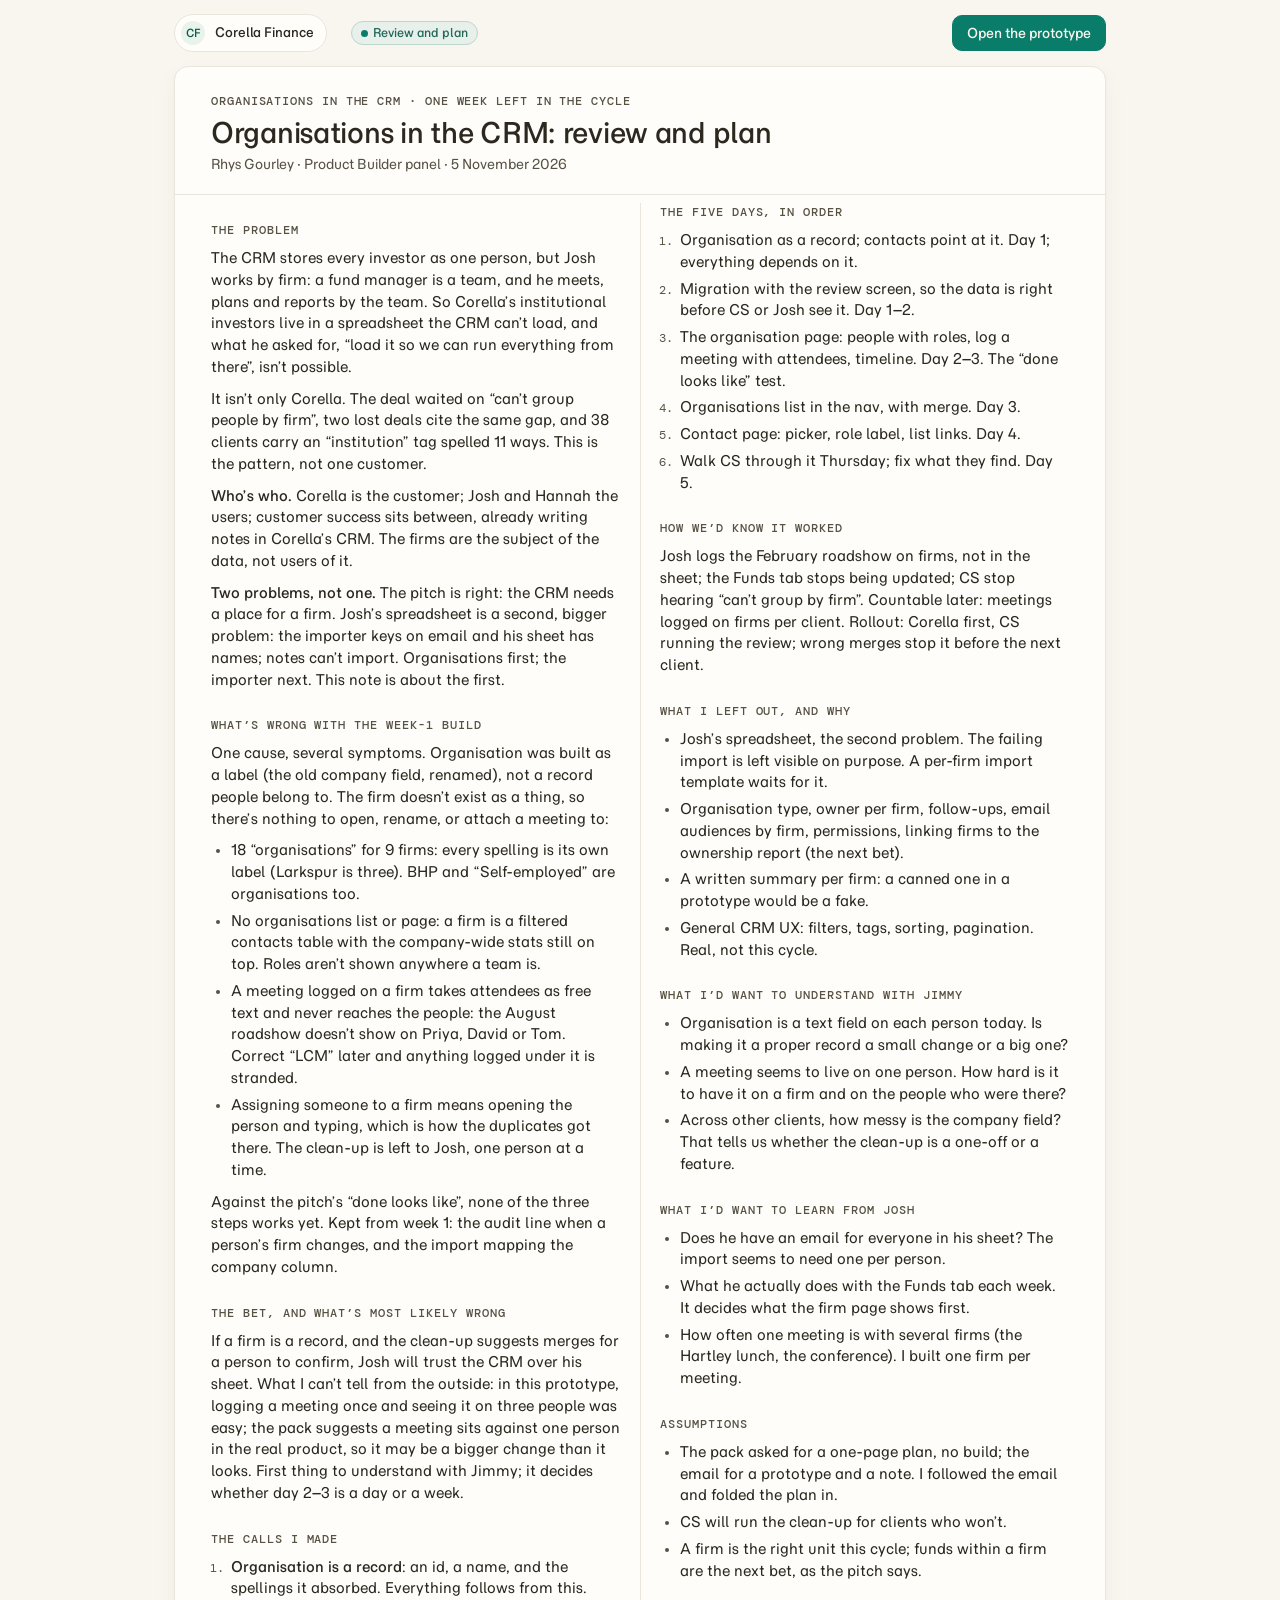
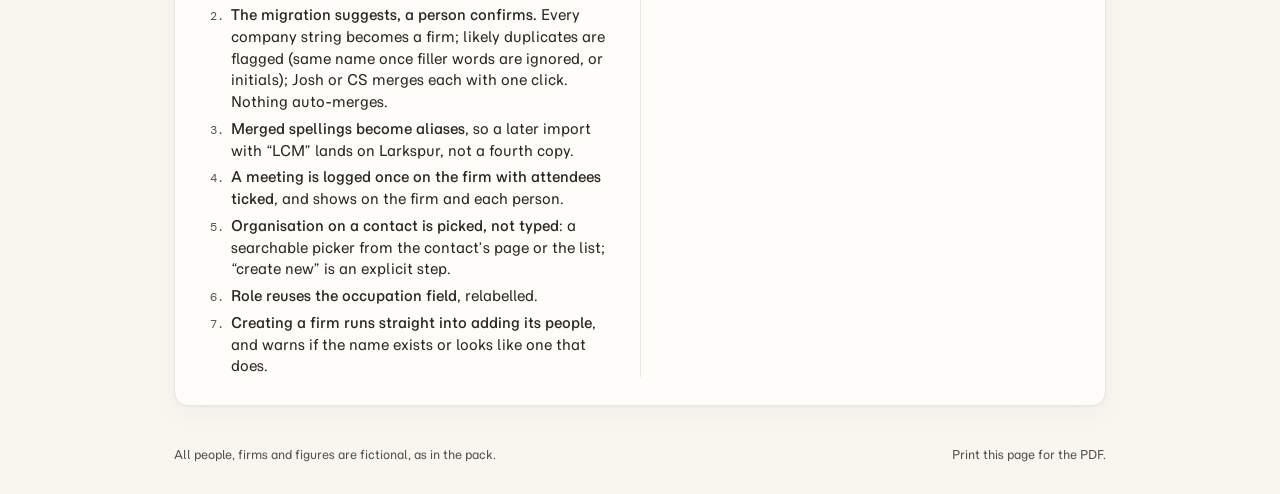
<file: crm/5 - Review and plan.html>
<!doctype html>
<html lang="en-AU">
<head>
<meta charset="utf-8">
<meta name="viewport" content="width=device-width, initial-scale=1">
<title>Organisations in the CRM: review and plan</title>
<style>
@font-face{font-family:"Momo Trust Sans";font-weight:400;font-style:normal;font-display:block;src:url([data-uri]) format("woff2");}
@font-face{font-family:"Momo Trust Sans";font-weight:500;font-style:normal;font-display:block;src:url([data-uri]) format("woff2");}
@font-face{font-family:"DM Mono";font-weight:400;font-style:normal;font-display:block;src:url([data-uri]) format("woff2");}
@font-face{font-family:"DM Mono";font-weight:500;font-style:normal;font-display:block;src:url([data-uri]) format("woff2");}
</style>
<style>
:root {
  --font-sans: "Momo Trust Sans", "Inter", "Segoe UI Variable Text", -apple-system, BlinkMacSystemFont, "Helvetica Neue", Arial, sans-serif;
  --font-mono: "DM Mono", ui-monospace, "SF Mono", Menlo, Consolas, monospace;

  --radius: 0.625rem;
  --background: #F9F6F0;
  --card: #FEFDFA;
  --foreground: #2C281F;
  --muted: #F2EDE2;
  --muted-foreground: #575143;
  --secondary: #F2EDE2;
  --accent: #E9F3EC;
  --accent-foreground: #075A4C;
  --primary: #0A7D6A;
  --primary-foreground: #F7F4EC;
  --destructive: #B52A1E;
  --ring: #075A4C;
  --border: #EBE6DB;
  --input: #DDD7C9;

  --hue-green: #0A7D6A;
  --hue-blue: #1F52D0;
  --hue-violet: #6B30CF;
  --hue-amber: #8A6800;
  --hue-orange: #B8460A;
  --hue-rose: #B31E57;
  --hue-red: #B52A1E;
  --hue-gray: #6D6759;
}

* { box-sizing: border-box; }
html, body { margin: 0; }
body {
  background: var(--background); color: var(--foreground);
  font-family: var(--font-sans); font-size: 14.5px; line-height: 1.5;
  font-synthesis: none; -webkit-font-smoothing: antialiased;
}
a { color: var(--accent-foreground); text-decoration: none; }
a:hover { text-decoration: underline; }
b, strong, h1, h2, h3 { font-weight: 500; }

.nav { display: flex; align-items: center; gap: 24px; max-width: 980px; margin: 0 auto; padding: 14px 24px; }
.chip { display: flex; align-items: center; gap: 10px; padding: 6px 12px 6px 6px; border: 1px solid var(--border); border-radius: 9999px; background: var(--card); font-size: 13px; font-weight: 500; white-space: nowrap; }
.chip .logo { width: 24px; height: 24px; border-radius: 9999px; background: var(--accent); color: var(--accent-foreground); display: grid; place-items: center; font-size: 11px; }
.badge { display: inline-flex; align-items: center; gap: 5px; font-size: 12px; font-weight: 500; padding: 1px 9px; border-radius: 9999px; white-space: nowrap; line-height: 1.6; --h: var(--hue-green); background: color-mix(in oklab, var(--h) 10%, var(--card)); border: 1px solid color-mix(in oklab, var(--h) 30%, var(--card)); color: color-mix(in oklab, var(--h) 78%, var(--foreground)); }
.badge .dot { width: 7px; height: 7px; border-radius: 9999px; background: var(--h); display: inline-block; }
.nav .grow { flex: 1; }
.btn { font: inherit; font-size: 13.5px; font-weight: 500; border-radius: var(--radius); padding: 7px 14px; border: 1px solid var(--primary); background: var(--primary); color: var(--primary-foreground); white-space: nowrap; display: inline-flex; align-items: center; gap: 6px; }
.btn:hover { background: color-mix(in oklab, var(--primary) 88%, black); text-decoration: none; }

.page { max-width: 980px; margin: 0 auto; padding: 0 24px 40px; }
.card { background: var(--card); border: 1px solid var(--border); border-radius: calc(var(--radius) + 4px); box-shadow: 0 1px 2px rgba(44,40,31,.04), 0 8px 24px rgba(44,40,31,.04); overflow: hidden; }
.card-head { padding: 26px 36px 20px; border-bottom: 1px solid var(--border); }
.eyebrow { font-family: var(--font-mono); font-size: 11.5px; font-weight: 500; letter-spacing: .08em; text-transform: uppercase; color: var(--muted-foreground); }
.card-head h1 { font-size: 28px; line-height: 1.2; margin: 6px 0 4px; letter-spacing: -.01em; }
.card-head .sub { color: var(--muted-foreground); font-size: 13.5px; }
:focus-visible { outline: 2px solid var(--ring); outline-offset: 2px; }

.body { padding: 8px 36px 28px; columns: 2; column-gap: 40px; column-rule: 1px solid var(--border); }
.body h2 { font-size: 12px; font-family: var(--font-mono); letter-spacing: .08em; text-transform: uppercase; color: var(--muted-foreground); margin: 26px 0 8px; break-after: avoid; }
.body h2:first-child { margin-top: 18px; }
.body p { margin: 0 0 10px; }
.body ul, .body ol { margin: 0 0 10px; padding-left: 20px; }
.body li { margin-bottom: 5px; }
.body li::marker { color: var(--muted-foreground); font-family: var(--font-mono); font-size: 12px; }
.body > * { break-inside: avoid; }

.foot { max-width: 980px; margin: 0 auto; padding: 0 24px 30px; display: flex; justify-content: space-between; color: var(--muted-foreground); font-size: 12px; }

@media (max-width: 820px) { .body { columns: 1; } }

@media print {
  @page { size: A4; margin: 9mm 10mm; }
  body { background: #fff; font-size: 10.2px; line-height: 1.38; }
  .nav, .foot, .btn { display: none; }
  .page { padding: 0; max-width: none; }
  .card { border: 0; box-shadow: none; border-radius: 0; }
  .card-head { padding: 0 0 8px; }
  .card-head h1 { font-size: 20px; }
  .body { padding: 4px 0 0; columns: 2; column-gap: 26px; column-fill: auto; height: 258mm; }
  .body > * { break-inside: auto; }
  .body h2 { break-after: avoid; }
  .body li { break-inside: avoid; }
  .body h2 { margin: 10px 0 4px; font-size: 9.5px; }
  .body p, .body ul, .body ol { margin-bottom: 5px; }
  .body li { margin-bottom: 2px; }
  .card-head h1 { font-size: 18px; }
  .card-head { padding-bottom: 6px; }
}
</style>
</head>
<body data-dl-theme="parchment">
<nav class="nav" aria-label="Page">
  <div class="chip"><span class="logo" aria-hidden="true">CF</span>Corella Finance</div>
  <span class="badge"><span class="dot"></span>Review and plan</span>
  <span class="grow"></span>
  <a class="btn" href="4 - Corella CRM - Branch (reviewed).html">Open the prototype</a>
</nav>
<main class="page"><div class="card">
  <div class="card-head">
    <div class="eyebrow">Organisations in the CRM · one week left in the cycle</div>
    <h1>Organisations in the CRM: review and plan</h1>
    <div class="sub">Rhys Gourley · Product Builder panel · 5 November 2026</div>
  </div>
  <div class="body">
<h2>The problem</h2>
<p>The CRM stores every investor as one person, but Josh works by firm: a fund manager is a team, and he meets, plans and reports by the team. So Corella&rsquo;s institutional investors live in a spreadsheet the CRM can&rsquo;t load, and what he asked for, &ldquo;load it so we can run everything from there&rdquo;, isn&rsquo;t possible.</p>
<p>It isn&rsquo;t only Corella. The deal waited on &ldquo;can&rsquo;t group people by firm&rdquo;, two lost deals cite the same gap, and 38 clients carry an &ldquo;institution&rdquo; tag spelled 11 ways. This is the pattern, not one customer.</p>
<p><strong>Who&rsquo;s who.</strong> Corella is the customer; Josh and Hannah the users; customer success sits between, already writing notes in Corella&rsquo;s CRM. The firms are the subject of the data, not users of it.</p>
<p><strong>Two problems, not one.</strong> The pitch is right: the CRM needs a place for a firm. Josh&rsquo;s spreadsheet is a second, bigger problem: the importer keys on email and his sheet has names; notes can&rsquo;t import. Organisations first; the importer next. This note is about the first.</p>
<h2>What&rsquo;s wrong with the week-1 build</h2>
<p>One cause, several symptoms. Organisation was built as a label (the old company field, renamed), not a record people belong to. The firm doesn&rsquo;t exist as a thing, so there&rsquo;s nothing to open, rename, or attach a meeting to:</p>
<ul>
<li>18 &ldquo;organisations&rdquo; for 9 firms: every spelling is its own label (Larkspur is three). BHP and &ldquo;Self-employed&rdquo; are organisations too.</li>
<li>No organisations list or page: a firm is a filtered contacts table with the company-wide stats still on top. Roles aren&rsquo;t shown anywhere a team is.</li>
<li>A meeting logged on a firm takes attendees as free text and never reaches the people: the August roadshow doesn&rsquo;t show on Priya, David or Tom. Correct &ldquo;LCM&rdquo; later and anything logged under it is stranded.</li>
<li>Assigning someone to a firm means opening the person and typing, which is how the duplicates got there. The clean-up is left to Josh, one person at a time.</li>
</ul>
<p>Against the pitch&rsquo;s &ldquo;done looks like&rdquo;, none of the three steps works yet. Kept from week 1: the audit line when a person&rsquo;s firm changes, and the import mapping the company column.</p>
<h2>The bet, and what&rsquo;s most likely wrong</h2>
<p>If a firm is a record, and the clean-up suggests merges for a person to confirm, Josh will trust the CRM over his sheet. What I can&rsquo;t tell from the outside: in this prototype, logging a meeting once and seeing it on three people was easy; the pack suggests a meeting sits against one person in the real product, so it may be a bigger change than it looks. First thing to understand with Jimmy; it decides whether day 2–3 is a day or a week.</p>
<h2>The calls I made</h2>
<ol>
<li><strong>Organisation is a record</strong>: an id, a name, and the spellings it absorbed. Everything follows from this.</li>
<li><strong>The migration suggests, a person confirms.</strong> Every company string becomes a firm; likely duplicates are flagged (same name once filler words are ignored, or initials); Josh or CS merges each with one click. Nothing auto-merges.</li>
<li><strong>Merged spellings become aliases</strong>, so a later import with &ldquo;LCM&rdquo; lands on Larkspur, not a fourth copy.</li>
<li><strong>A meeting is logged once on the firm with attendees ticked</strong>, and shows on the firm and each person.</li>
<li><strong>Organisation on a contact is picked, not typed</strong>: a searchable picker from the contact&rsquo;s page or the list; &ldquo;create new&rdquo; is an explicit step.</li>
<li><strong>Role reuses the occupation field</strong>, relabelled.</li>
<li><strong>Creating a firm runs straight into adding its people</strong>, and warns if the name exists or looks like one that does.</li>
</ol>
<h2>The five days, in order</h2>
<ol>
<li>Organisation as a record; contacts point at it. Day 1; everything depends on it.</li>
<li>Migration with the review screen, so the data is right before CS or Josh see it. Day 1–2.</li>
<li>The organisation page: people with roles, log a meeting with attendees, timeline. Day 2–3. The &ldquo;done looks like&rdquo; test.</li>
<li>Organisations list in the nav, with merge. Day 3.</li>
<li>Contact page: picker, role label, list links. Day 4.</li>
<li>Walk CS through it Thursday; fix what they find. Day 5.</li>
</ol>
<h2>How we&rsquo;d know it worked</h2>
<p>Josh logs the February roadshow on firms, not in the sheet; the Funds tab stops being updated; CS stop hearing &ldquo;can&rsquo;t group by firm&rdquo;. Countable later: meetings logged on firms per client. Rollout: Corella first, CS running the review; wrong merges stop it before the next client.</p>
<h2>What I left out, and why</h2>
<ul>
<li>Josh&rsquo;s spreadsheet, the second problem. The failing import is left visible on purpose. A per-firm import template waits for it.</li>
<li>Organisation type, owner per firm, follow-ups, email audiences by firm, permissions, linking firms to the ownership report (the next bet).</li>
<li>A written summary per firm: a canned one in a prototype would be a fake.</li>
<li>General CRM UX: filters, tags, sorting, pagination. Real, not this cycle.</li>
</ul>
<h2>What I&rsquo;d want to understand with Jimmy</h2>
<ul>
<li>Organisation is a text field on each person today. Is making it a proper record a small change or a big one?</li>
<li>A meeting seems to live on one person. How hard is it to have it on a firm and on the people who were there?</li>
<li>Across other clients, how messy is the company field? That tells us whether the clean-up is a one-off or a feature.</li>
</ul>
<h2>What I&rsquo;d want to learn from Josh</h2>
<ul>
<li>Does he have an email for everyone in his sheet? The import seems to need one per person.</li>
<li>What he actually does with the Funds tab each week. It decides what the firm page shows first.</li>
<li>How often one meeting is with several firms (the Hartley lunch, the conference). I built one firm per meeting.</li>
</ul>
<h2>Assumptions</h2>
<ul>
<li>The pack asked for a one-page plan, no build; the email for a prototype and a note. I followed the email and folded the plan in.</li>
<li>CS will run the clean-up for clients who won&rsquo;t.</li>
<li>A firm is the right unit this cycle; funds within a firm are the next bet, as the pitch says.</li>
</ul>
  </div>
</div></main>
<footer class="foot"><span>All people, firms and figures are fictional, as in the pack.</span><span>Print this page for the PDF.</span></footer>
</body>
</html>
</file>
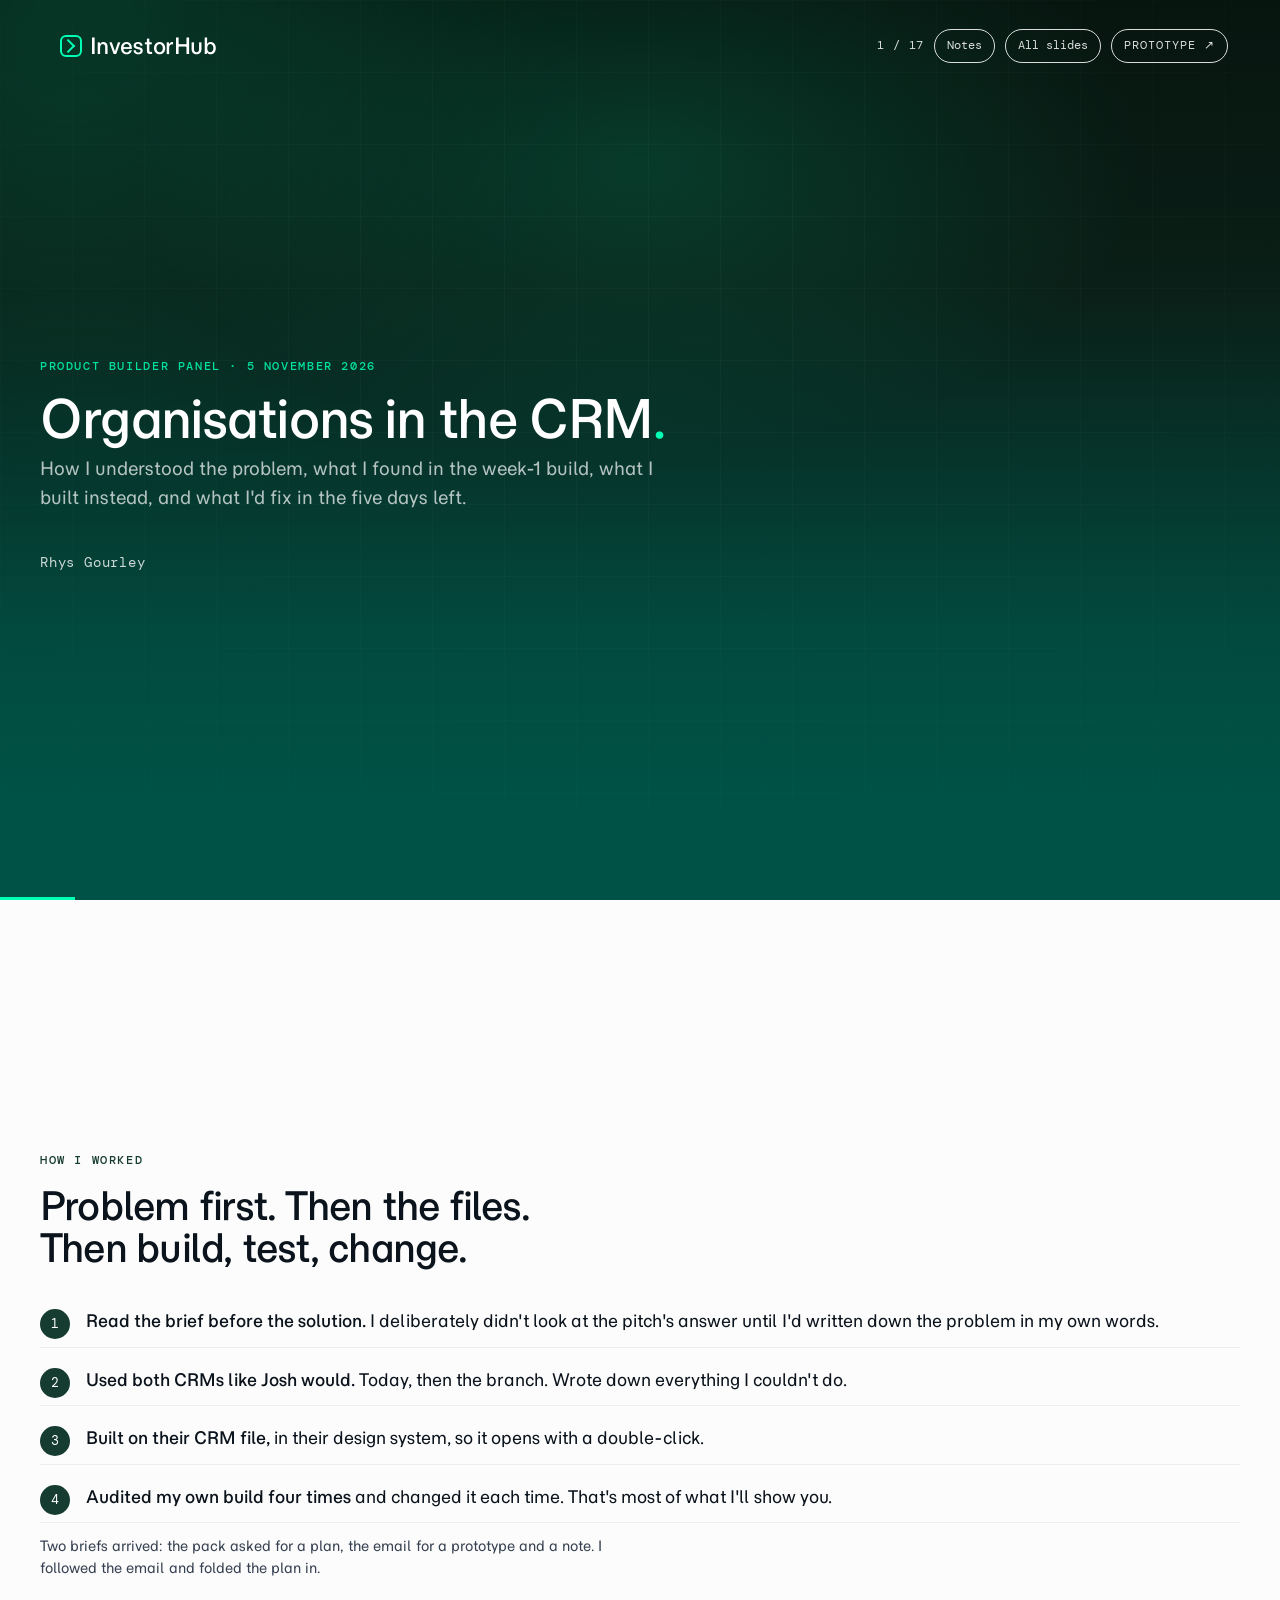
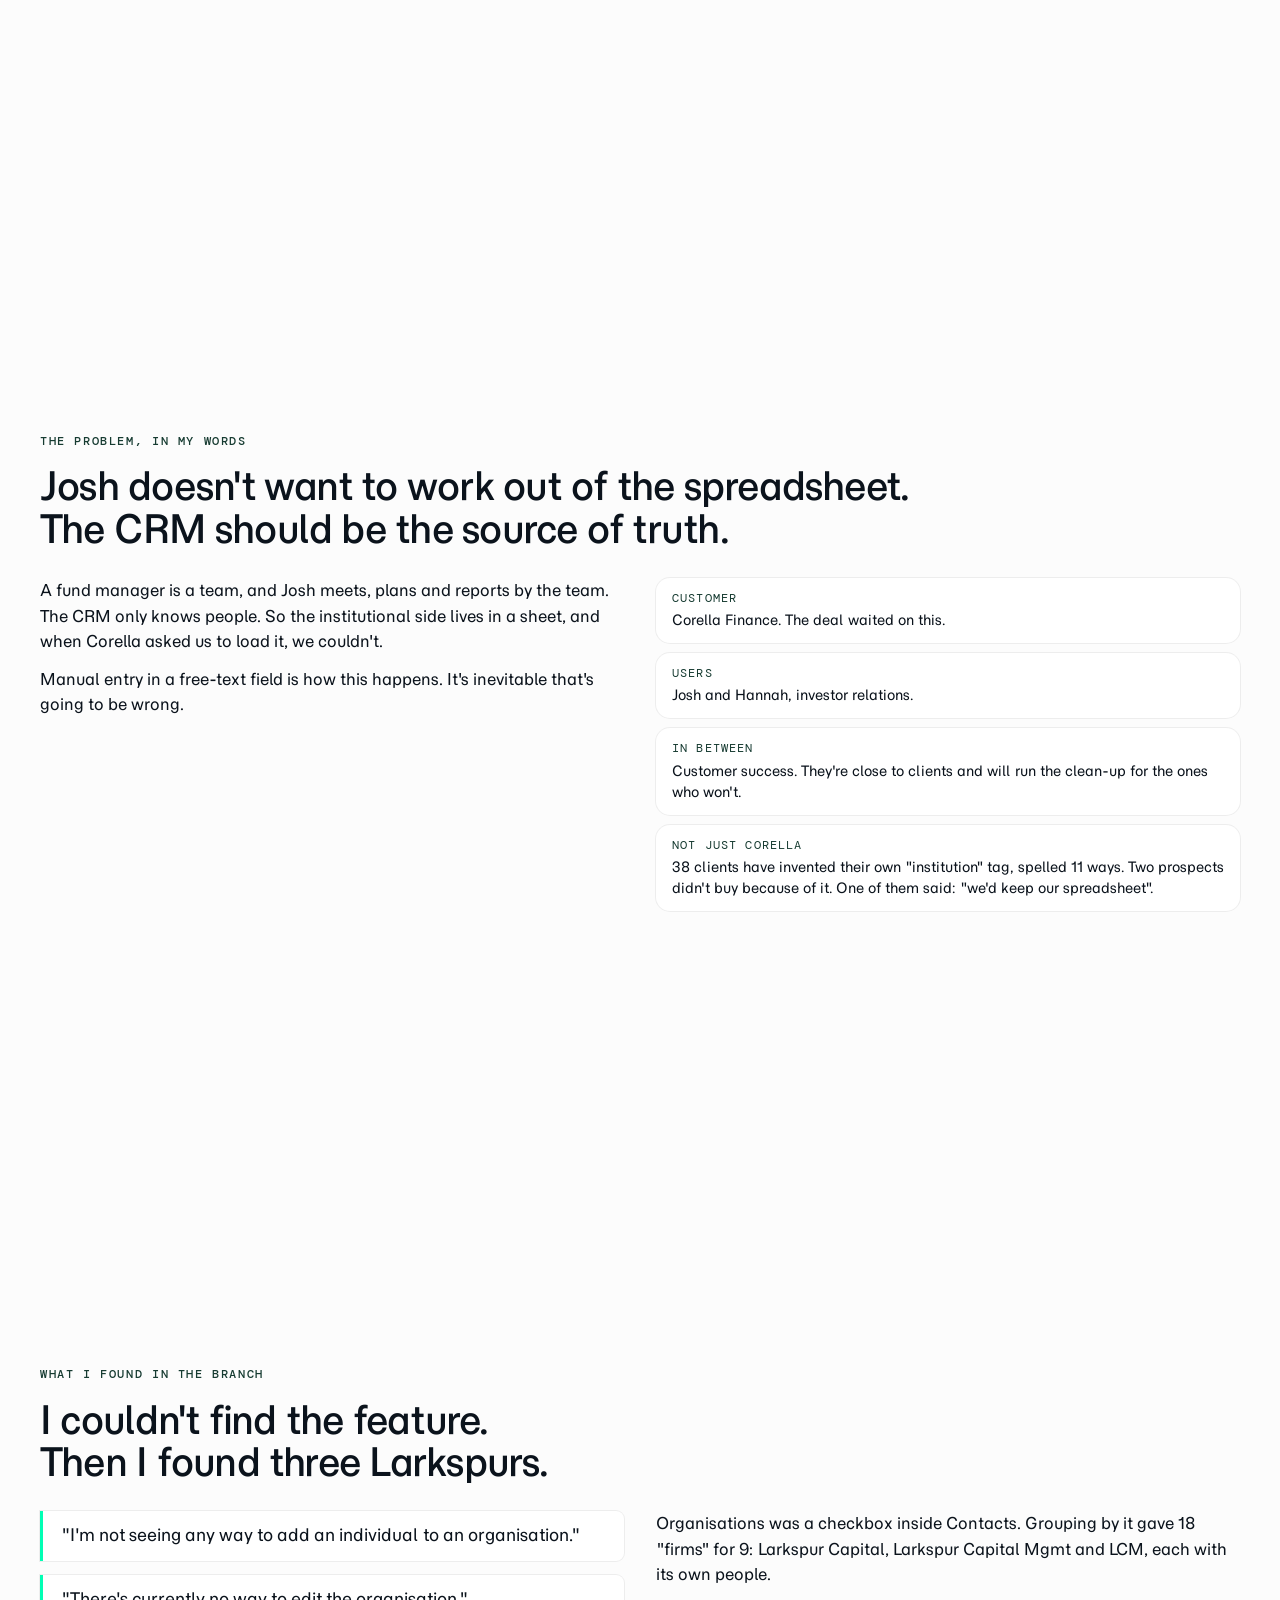
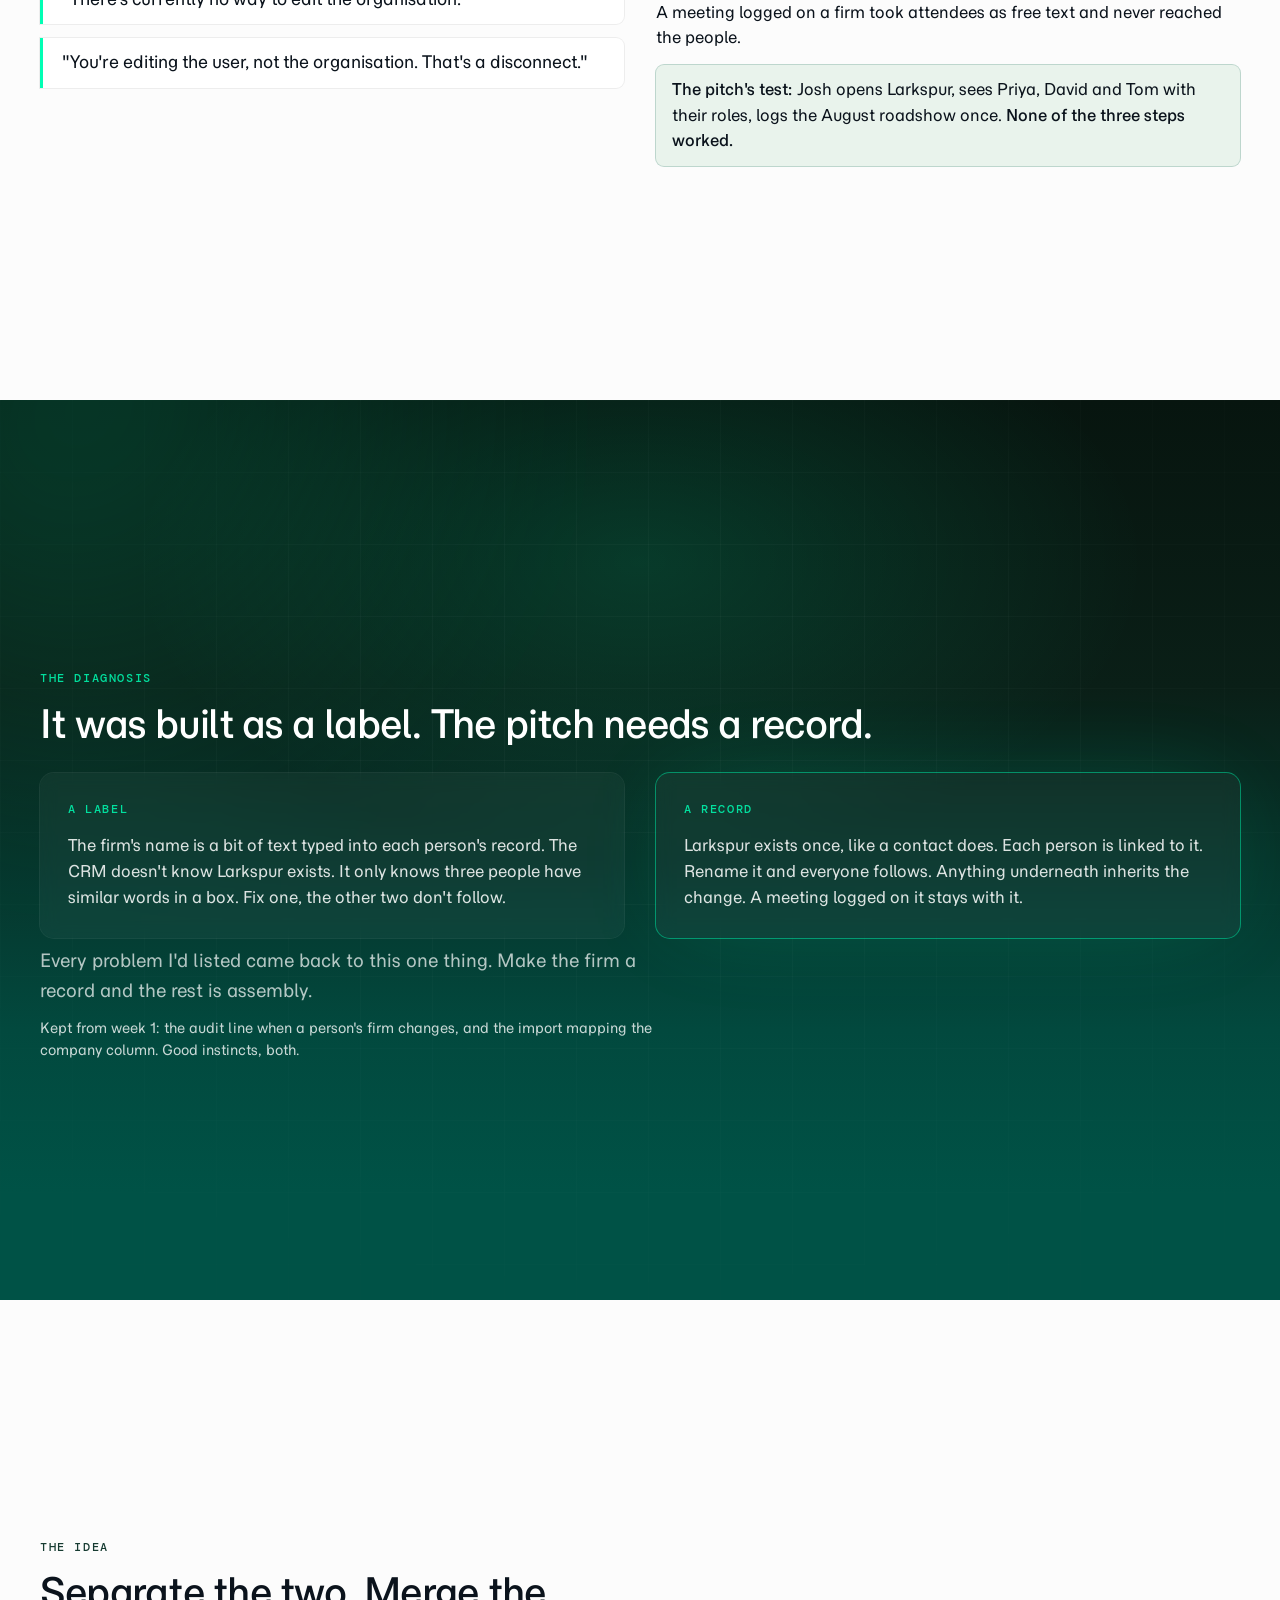
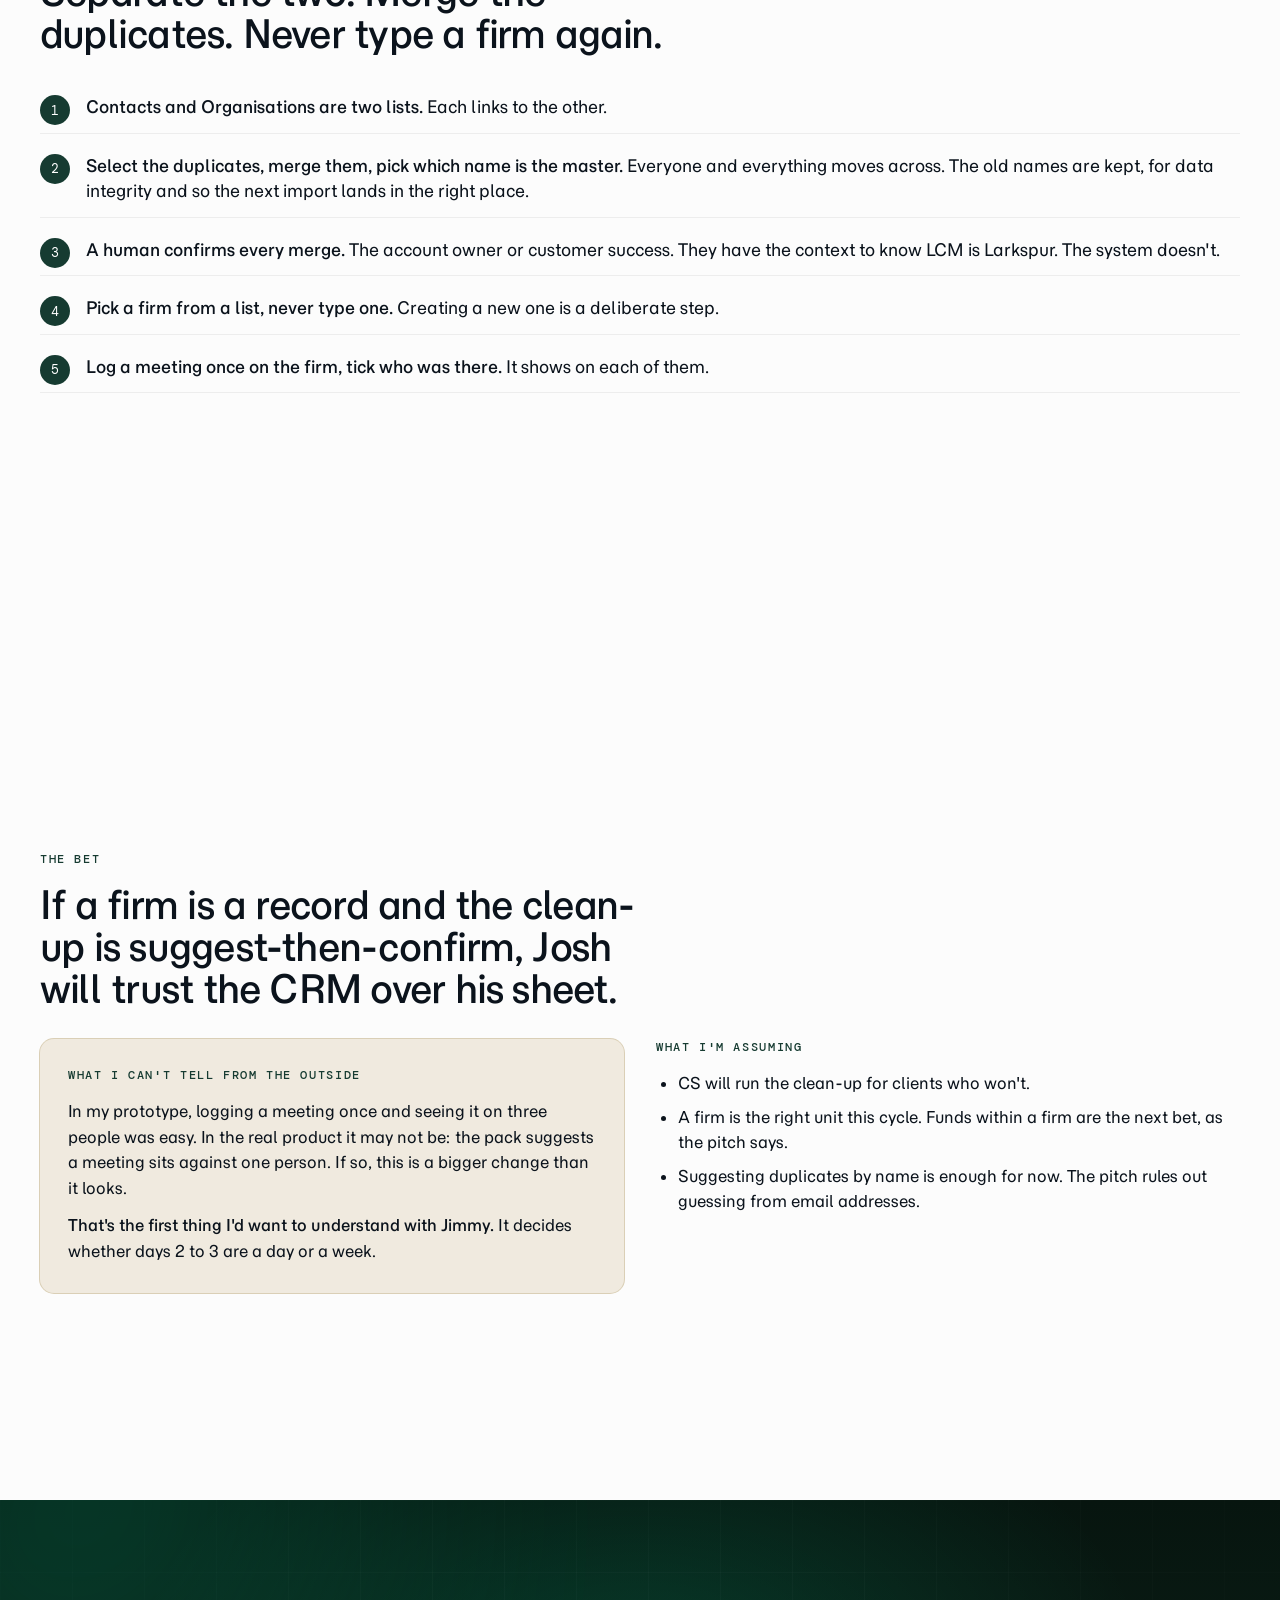
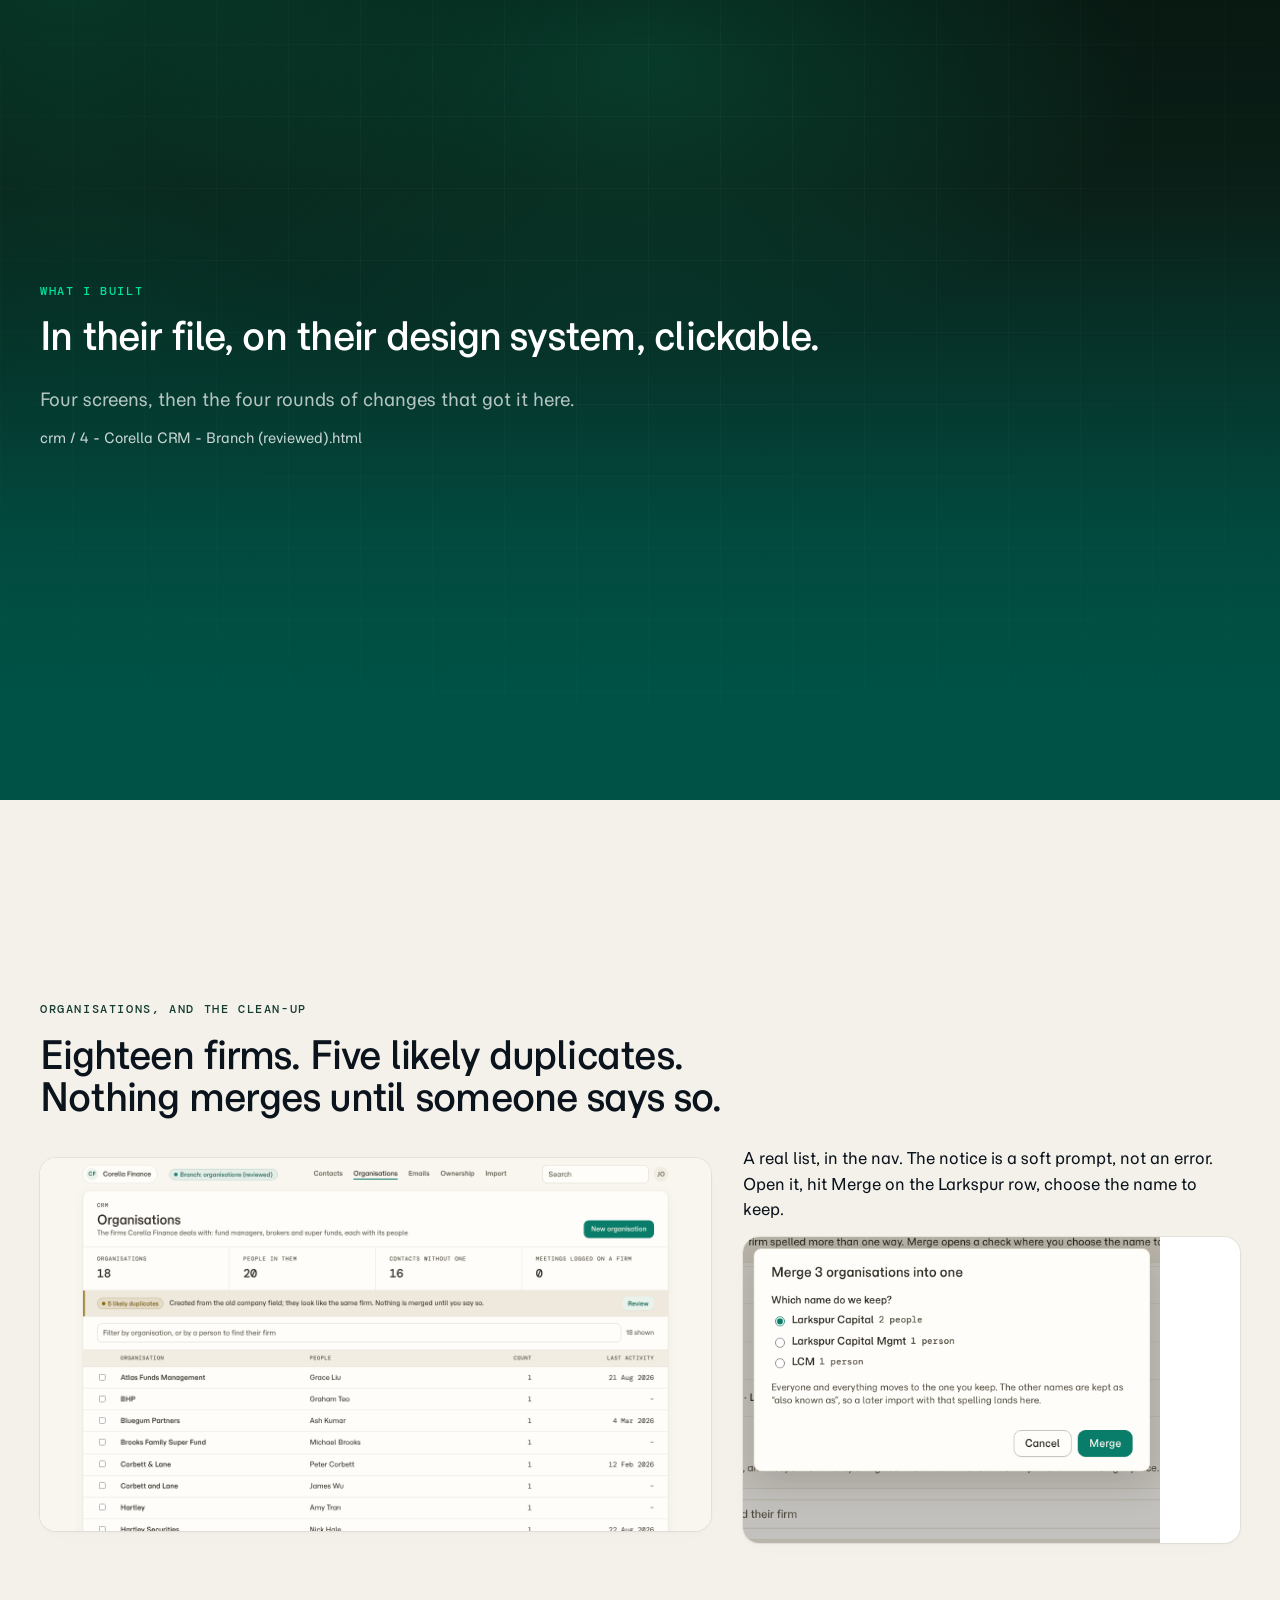
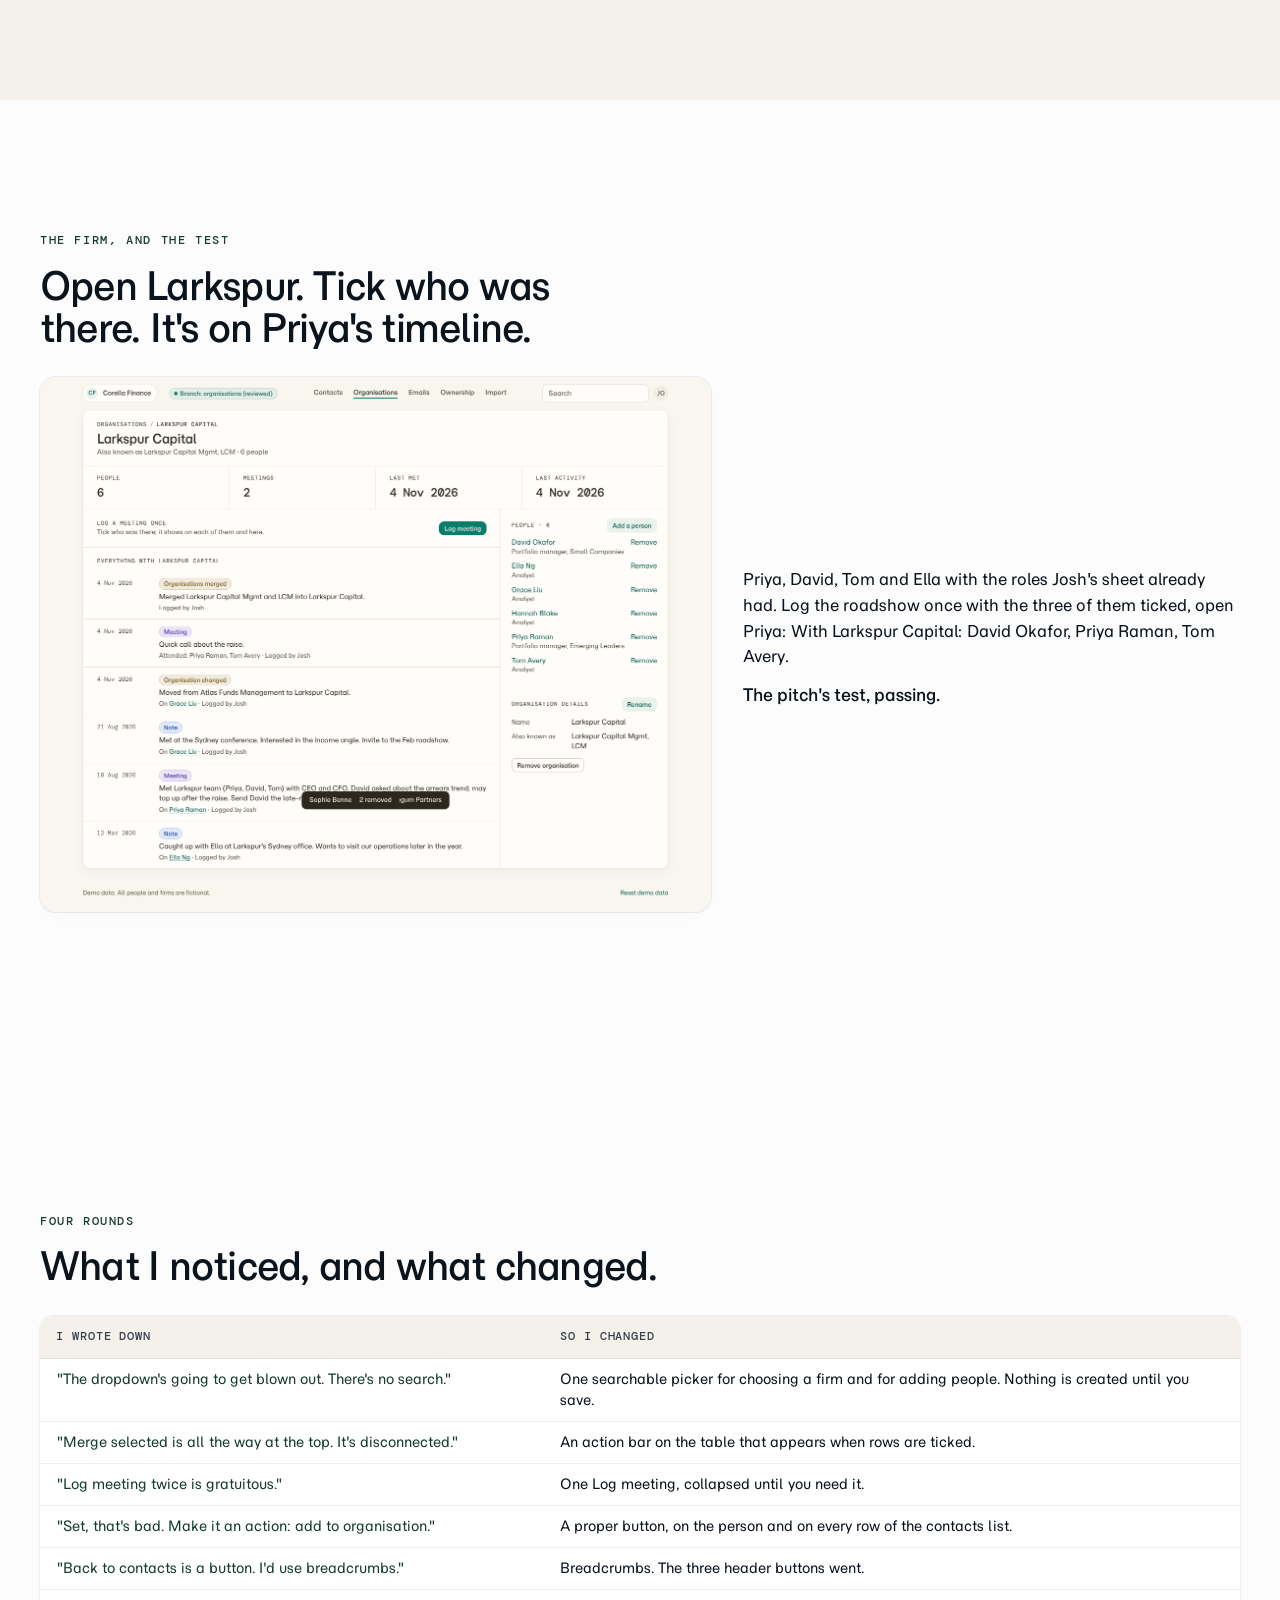
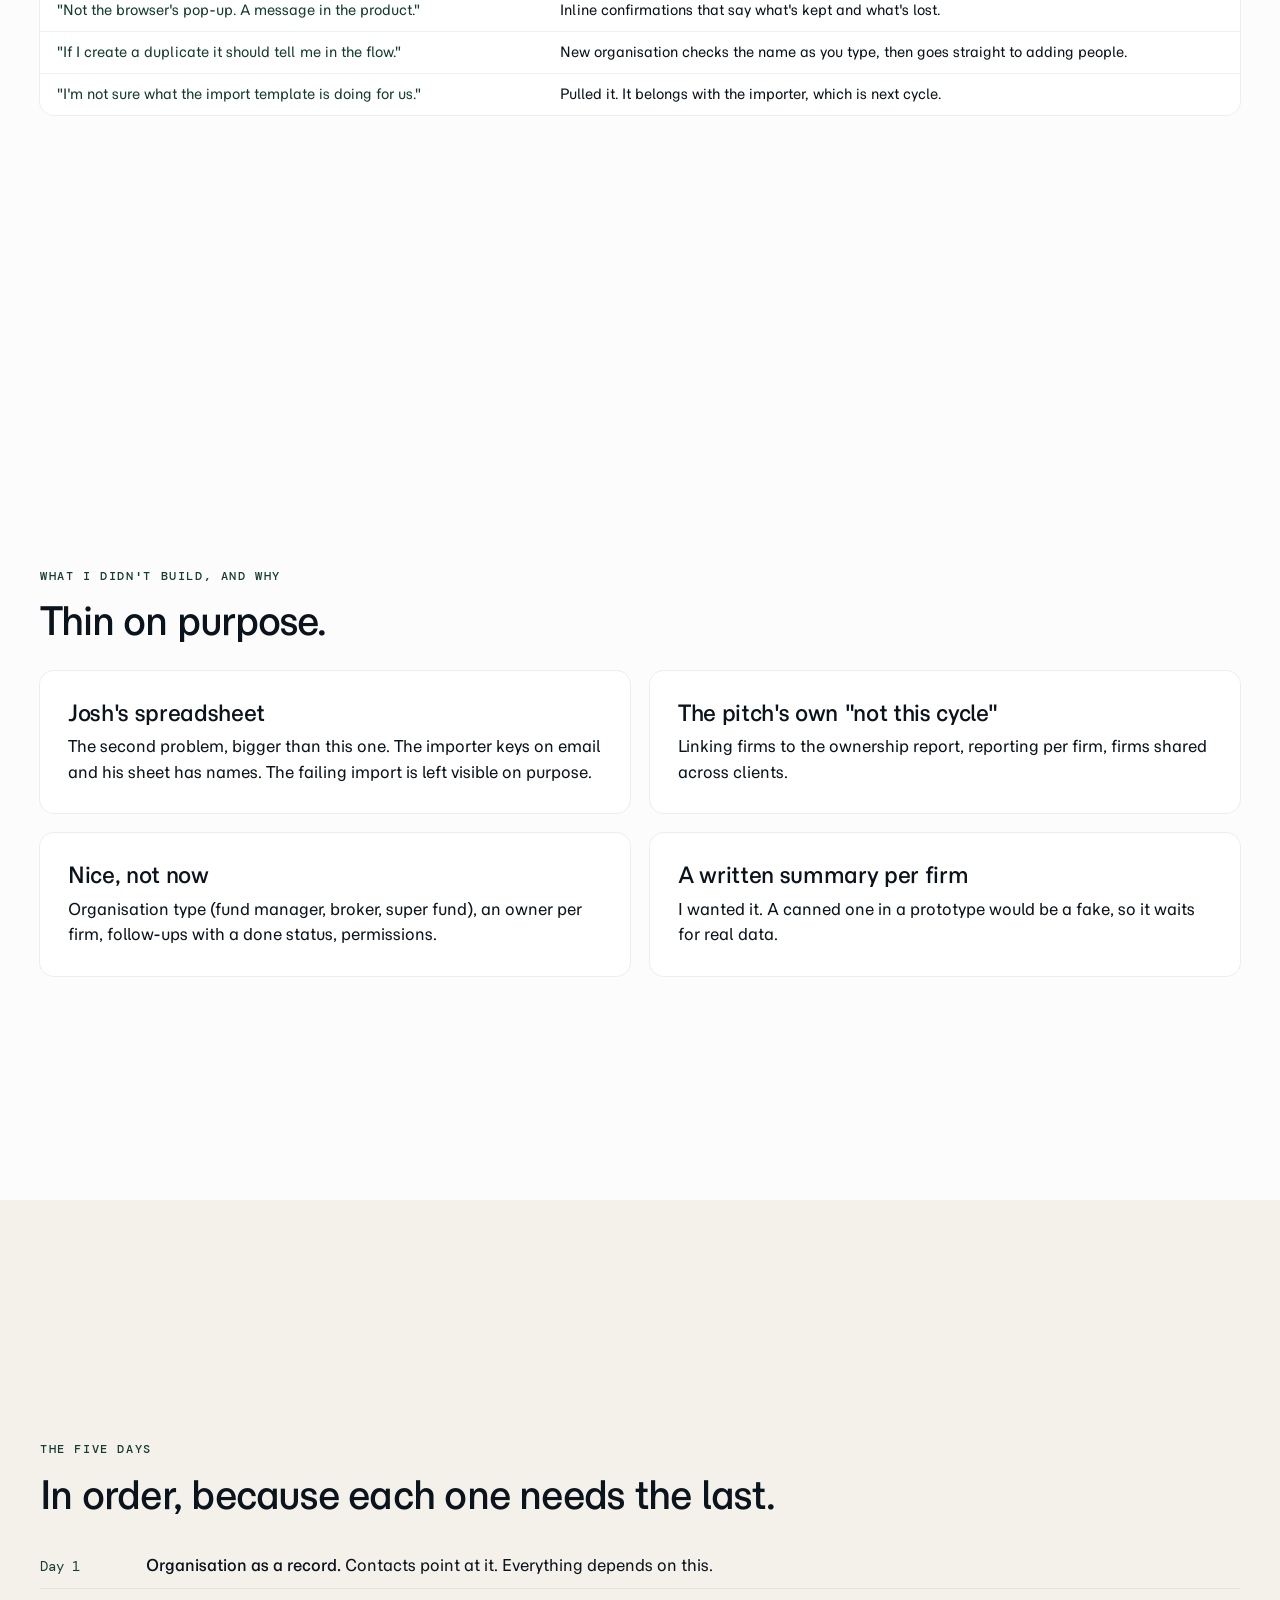
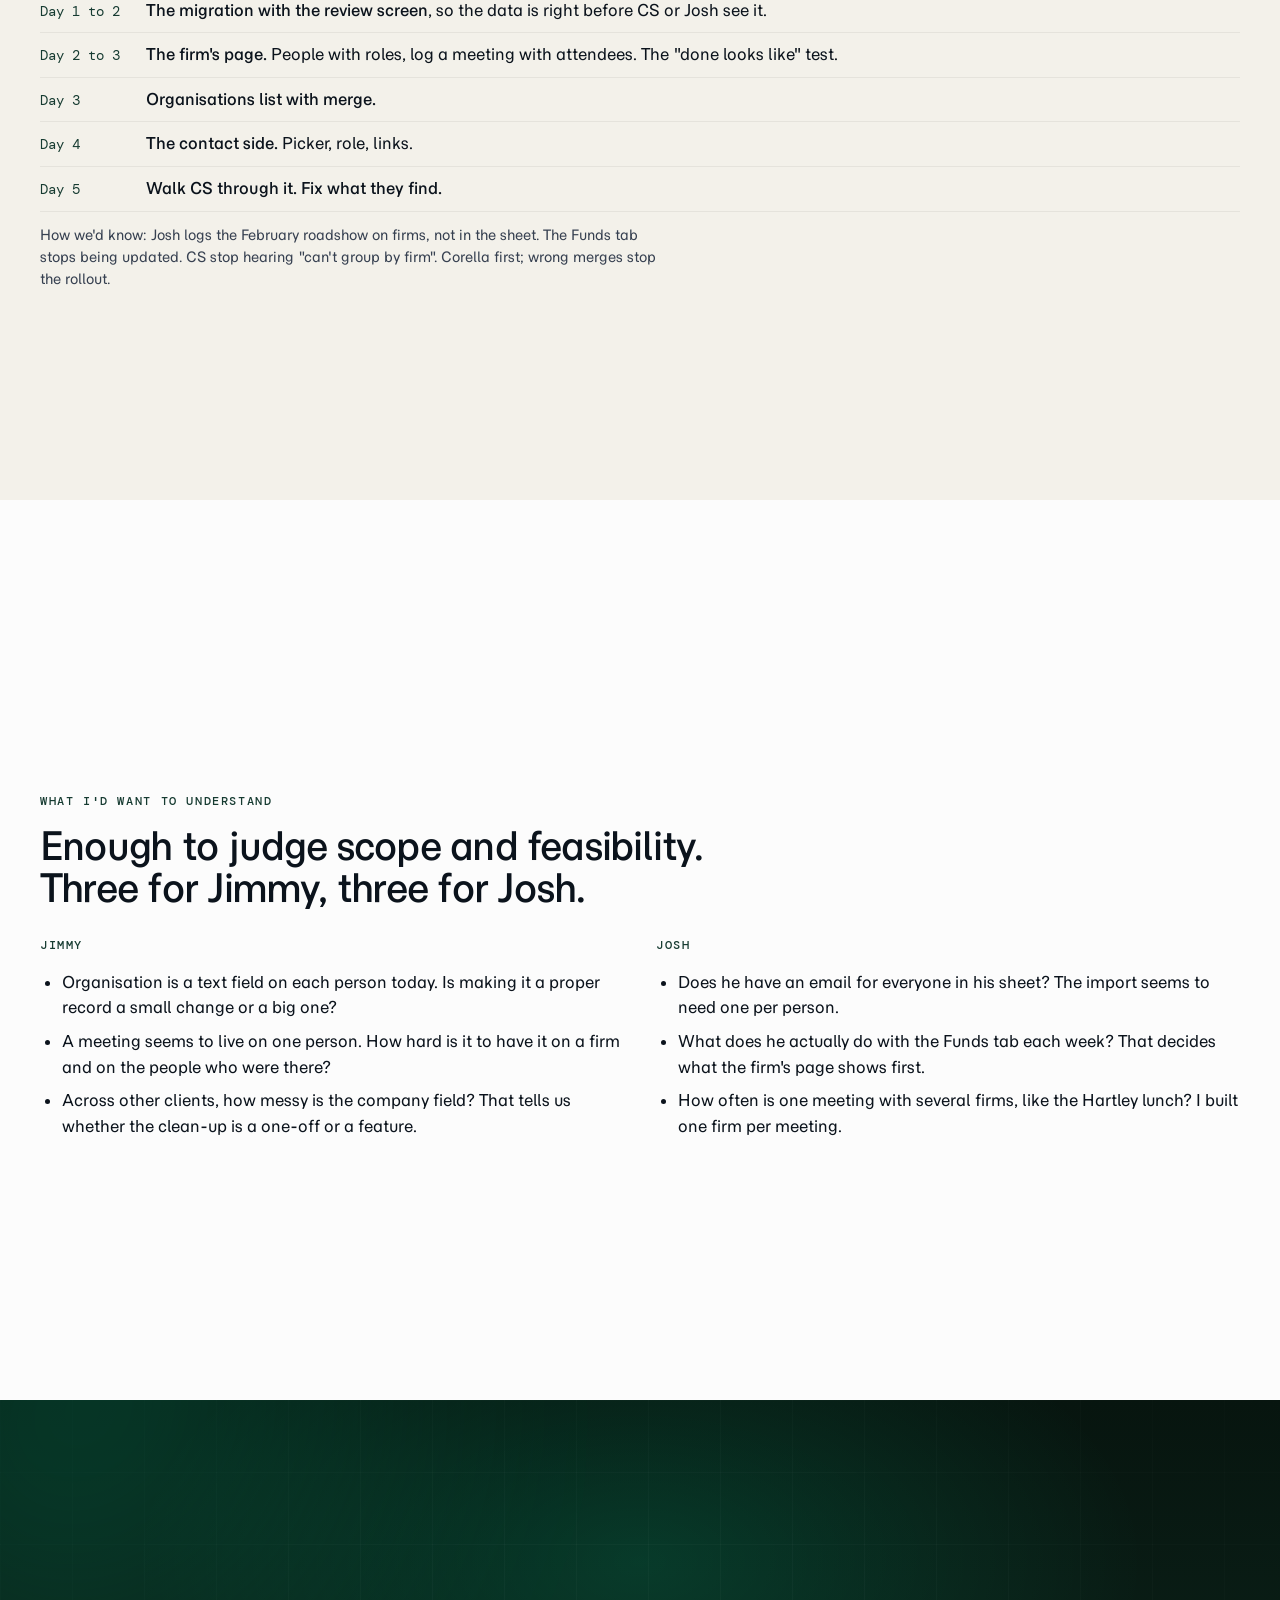
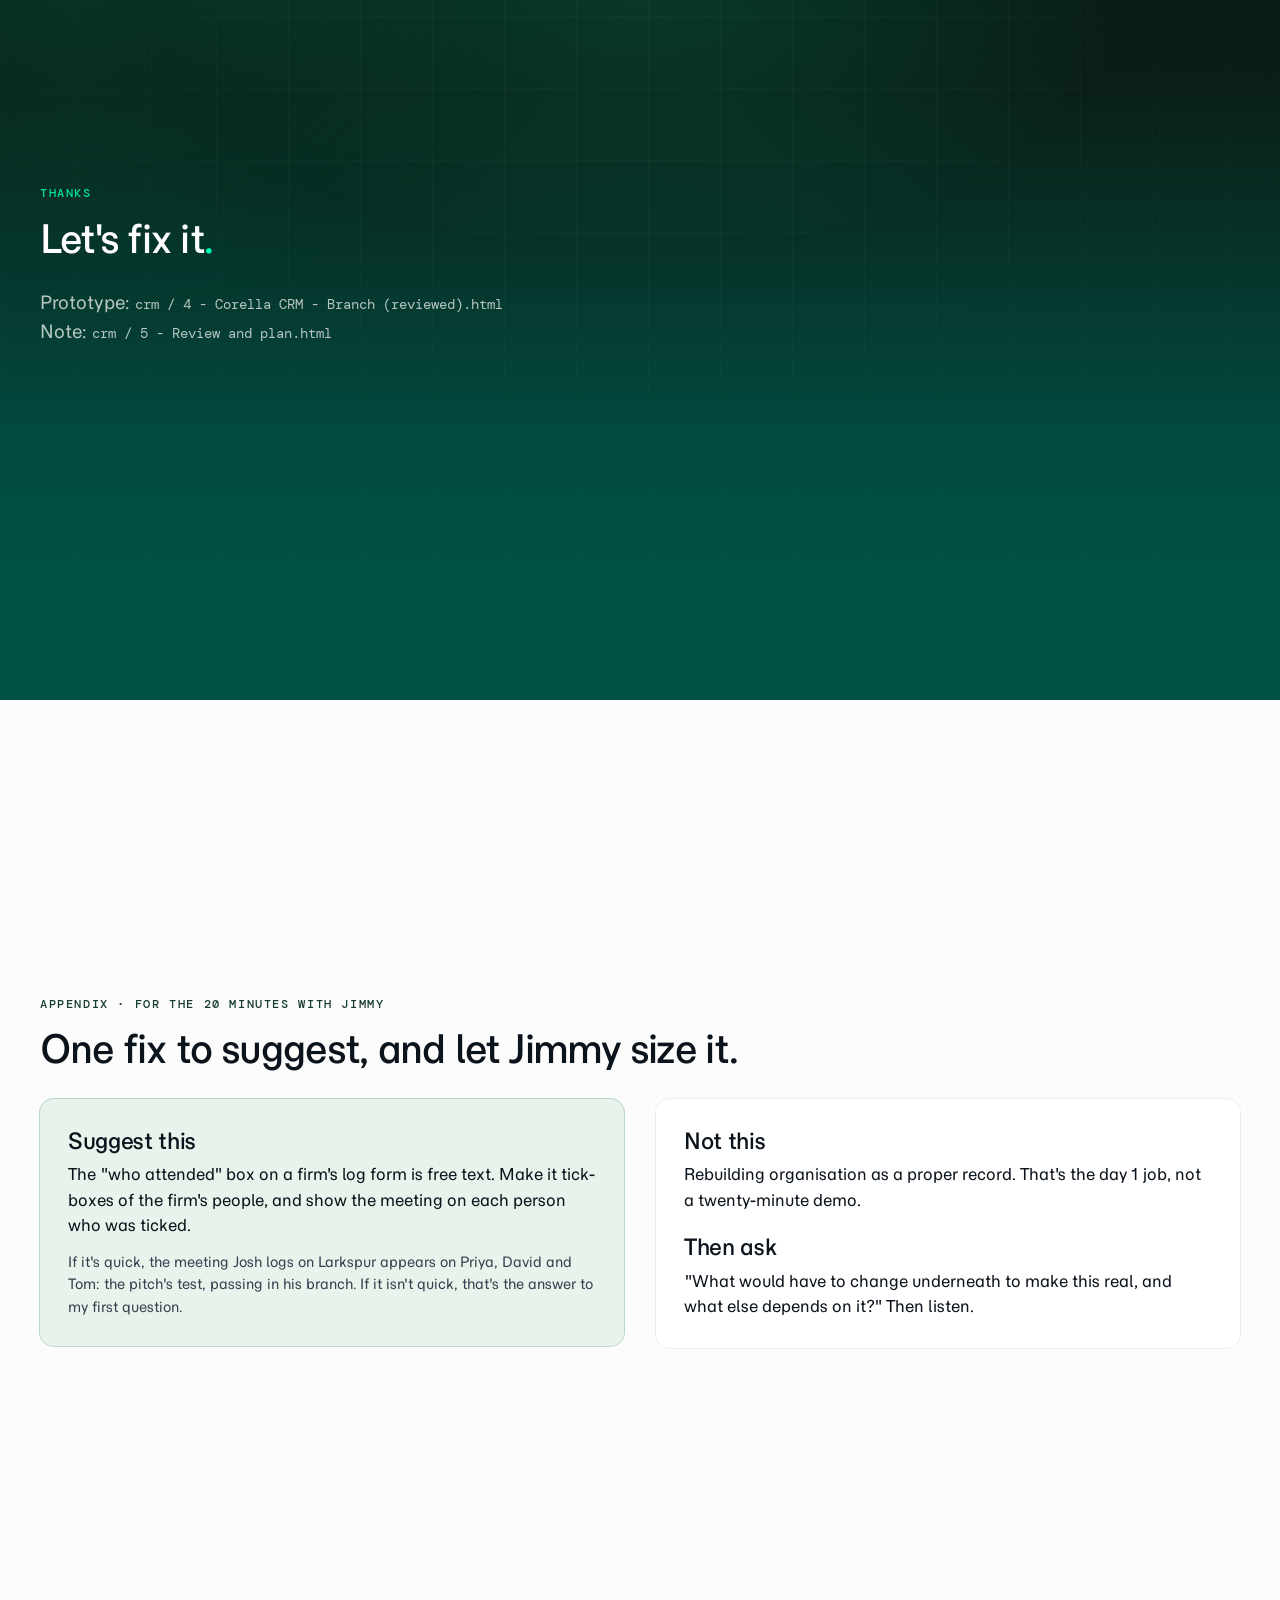
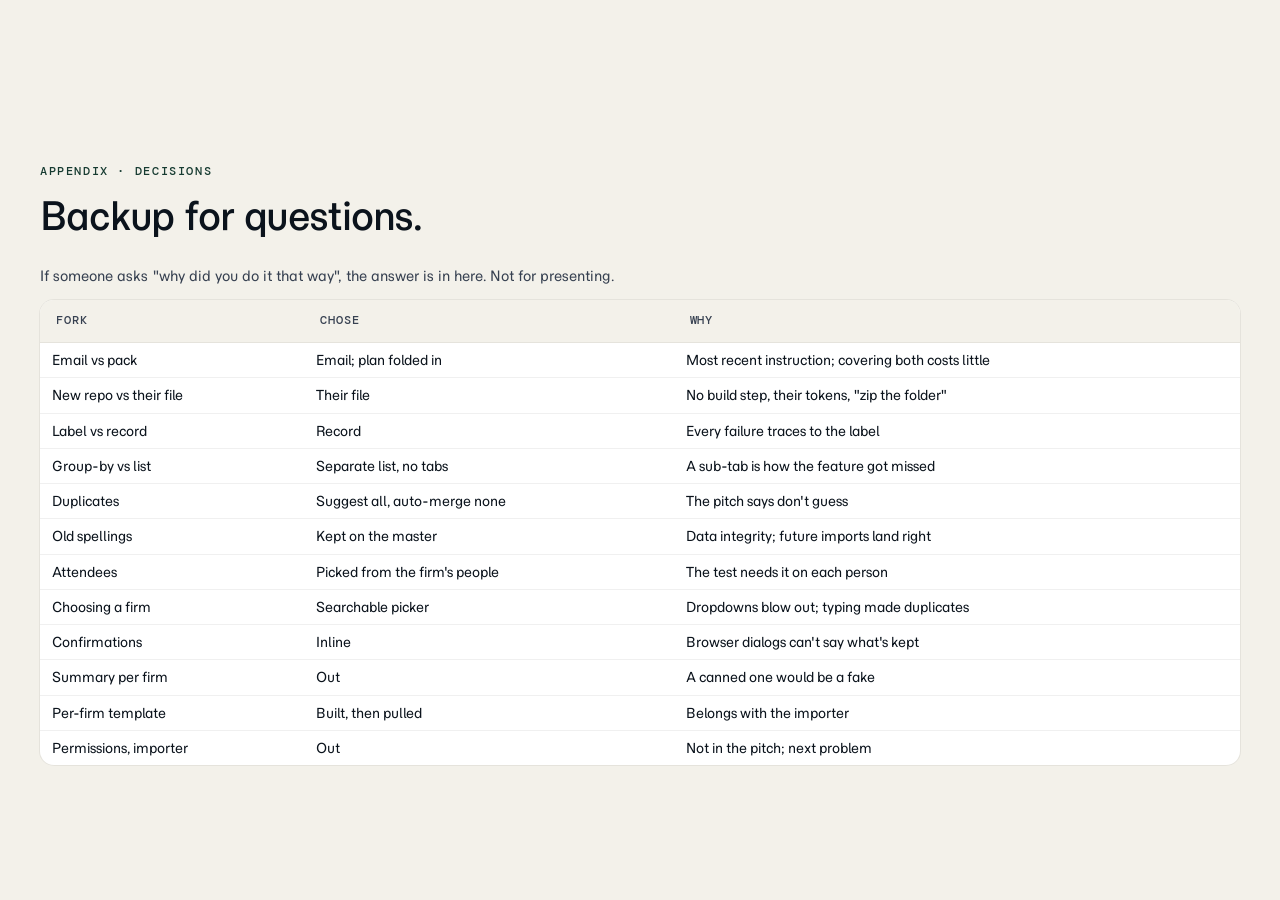
<file: preview/presentation.html>
<!doctype html>
<html lang="en-AU">
<head>
<meta charset="utf-8">
<meta name="viewport" content="width=device-width, initial-scale=1">
<title>Organisations in the CRM · panel</title>
<style>
@font-face{font-family:"Momo Trust Sans";font-weight:400;font-style:normal;font-display:block;src:url([data-uri]) format("woff2");}
@font-face{font-family:"Momo Trust Sans";font-weight:500;font-style:normal;font-display:block;src:url([data-uri]) format("woff2");}
@font-face{font-family:"DM Mono";font-weight:400;font-style:normal;font-display:block;src:url([data-uri]) format("woff2");}
@font-face{font-family:"DM Mono";font-weight:500;font-style:normal;font-display:block;src:url([data-uri]) format("woff2");}
</style>
<style>
/* ==========================================================================
   InvestorHub design tokens — extracted from https://investorhub.com
   (computed styles + the site's Tailwind v4 @theme block, 4 Nov 2026).
   Names mirror the site's own custom properties where they exist.
   See /DESIGNSYSTEM.md for sources and usage. "-rgb" triplets exist so
   Tailwind opacity modifiers (bg-neon/90) can be driven from one source.
   ========================================================================== */

:root {
  /* ---------- Colour: brand (theme) ---------- */
  --color-neon: #00ffb4;            --color-neon-rgb: 0 255 180;
  --color-neon-soft: #7affd4;       /* defined on site; no usage observed */
  --color-navy: #005246;            --color-navy-rgb: 0 82 70;
  --color-ink: #0b131c;             --color-ink-rgb: 11 19 28;
  --color-forest: #163b31;          --color-forest-rgb: 22 59 49;
  --color-forest-light: #0a7d6a;    --color-forest-light-rgb: 10 125 106;
  --color-forest-deep: #075a4c;     /* hover of forest-light / parchment --ring */
  --color-mint: #c8e8d8;            --color-mint-rgb: 200 232 216;
  --color-offwhite: #eef0f8;        /* defined on site; no usage observed */
  --color-sky-wash: #f0f4fe;        /* defined on site; no usage observed */
  --color-slate: #374151;
  --color-ash: #696a72;
  --color-fog: #95959b;
  --color-steel: #6b7280;
  --color-white: #ffffff;           --color-white-rgb: 255 255 255;
  --color-black: #000000;           --color-black-rgb: 0 0 0;

  /* ---------- Colour: surfaces ---------- */
  --color-canvas: #fcfcfc;          /* body background */
  --color-sand: #f3f1ea;            /* light footer, testimonial band, carousel cards */
  --color-card-soft: #fafafa;       /* booking form card */
  --color-hero-wash-top: #f3fbf7;   /* .hero-wash linear start */
  --color-dark-band-from: #0a2a20;  /* CTA band gradient start (to --color-navy) */
  --color-hero-deep: #07150f;       /* home hero gradient start */
  --color-glass-dark: rgb(var(--color-forest-rgb) / 0.75);
  --color-glass-dark-opaque: rgb(var(--color-forest-rgb) / 0.95);
  --color-glass-card: rgb(var(--color-white-rgb) / 0.04);
  --color-scrim: rgb(var(--color-ink-rgb) / 0.2);

  /* ---------- Colour: text ---------- */
  --color-text: var(--color-ink);
  --color-text-muted: var(--color-ash);
  --color-text-faint: var(--color-fog);
  --color-text-on-dark: var(--color-white);
  --color-text-on-dark-lead: rgb(var(--color-white-rgb) / 0.70);
  --color-text-on-dark-body: rgb(var(--color-white-rgb) / 0.65);
  --color-text-on-dark-muted: rgb(var(--color-white-rgb) / 0.55);
  --color-text-on-dark-faint: rgb(var(--color-white-rgb) / 0.45);
  --color-text-excerpt: #45556c;    /* tailwind slate-600 (blog excerpts) */
  --color-text-meta: #90a1b9;       /* tailwind slate-400 (blog meta) */

  /* ---------- Colour: borders / rings ---------- */
  --color-border-dark: rgb(var(--color-white-rgb) / 0.10);
  --color-border-dark-soft: rgb(var(--color-white-rgb) / 0.07);
  --color-border-ghost: rgb(var(--color-white-rgb) / 0.25);
  --color-border-light: rgb(var(--color-black-rgb) / 0.06);
  --color-border-light-strong: rgb(var(--color-black-rgb) / 0.10);
  --color-border-ink: rgb(var(--color-ink-rgb) / 0.10);
  --color-border-focus: rgb(var(--color-forest-rgb) / 0.40);

  /* ---------- Colour: semantic (from product mocks) ---------- */
  --color-positive: #0a7d6a;  --color-positive-bg: #e4ede8;  --color-positive-border: #bdd6cd;
  --color-negative: #b31e57;  --color-negative-bg: #f9e4e5;  --color-negative-border: #eebfc6;
  --color-negative-strong: #e70044;   /* tailwind rose-600, used in mocks */
  --color-warning: #8a6800;   --color-warning-bg: #f0eadf;   --color-warning-border: #dacfb6;
  --color-info: #1f52d0;      --color-info-bg: #e2e9f7;      --color-info-border: #b8ccf2;
  --color-ai: #6b30cf;        --color-ai-bg: #f3ecff;        --color-ai-border: #cdc4f2;
  --color-chart-2: #3fbf9c;
  --color-chart-cyan: #0092b5;        /* tailwind cyan-600 */

  /* ---------- Colour: parchment UI theme (Solution / About, product mocks) ---------- */
  --parchment-background: #f9f6f0;
  --parchment-card: #fefdfa;
  --parchment-foreground: #2c281f;
  --parchment-muted: #f2ede2;
  --parchment-muted-foreground: #575143;
  --parchment-secondary: #f2ede2;
  --parchment-accent: #e9f3ec;
  --parchment-accent-foreground: #075a4c;
  --parchment-accent-hover: #d5e7de;
  --parchment-primary: #0a7d6a;
  --parchment-primary-hover: #075a4c;
  --parchment-primary-foreground: #f7f4ec;
  --parchment-ring: #075a4c;
  --parchment-border: #ebe6db;
  --parchment-input: #ddd7c9;
  --parchment-outline-bg: #fffefd;

  /* ---------- Colour: forest UI theme (dark product mocks) ---------- */
  --forest-background: #143629;
  --forest-card: #0f271f;
  --forest-foreground: #f2fef8;
  --forest-muted-foreground: #9bc0b1;
  --forest-secondary: #1b4132;
  --forest-accent: #164e3a;
  --forest-accent-foreground: #85ffe2;
  --forest-primary: #20ffc4;
  --forest-primary-foreground: #0f271f;
  --forest-ring: #2effd5;
  --forest-border: #255341;

  /* ---------- Gradients ---------- */
  --gradient-dark-band: linear-gradient(to bottom right, #0a2a20 0%, #005246 100%);
  --gradient-blog-thumb: linear-gradient(to bottom right, #163b31 0%, #005246 100%);
  --gradient-hero-home:
    radial-gradient(58% 48% at 50% 18%, rgb(0 255 180 / 0.14), transparent 68%),
    linear-gradient(#07150f 0%, #0a1f17 32%, #02493e 70%, #005246 88%, #005246 100%);
  --gradient-hero-wash:
    radial-gradient(60% 55% at 50% 0, rgb(0 255 180 / 0.14), transparent 70%),
    radial-gradient(70% 60% at 50% 38%, rgb(200 232 216 / 0.55), transparent 72%),
    linear-gradient(#f3fbf7 0%, #fcfcfc 70%);
  --gradient-accent-rule: linear-gradient(to right, rgb(0 255 180 / 0.70), transparent);
  --gradient-fade-forest: linear-gradient(#163b31, transparent);

  /* ---------- Typography ---------- */
  --font-body: "Momo Trust Sans", ui-sans-serif, system-ui, -apple-system, "Segoe UI", Helvetica, Arial, sans-serif;
  --font-mono-accent: "DM Mono", "DM Mono Fallback", ui-monospace, "SF Mono", Menlo, monospace;
  --font-sans: var(--font-body);
  --font-serif: var(--font-body);   /* the site maps "serif" to the same sans */
  --font-mono: var(--font-mono-accent);

  --font-weight-normal: 400;
  --font-weight-medium: 500;        /* all headings */
  --font-weight-semibold: 600;      /* buttons, labels */

  /* fluid heading sizes (desktop 1440 / mobile 390 values in comments) */
  --text-display: clamp(32px, 4.4vw, 52px);     /* 52 / 32 */
  --text-display-lg: clamp(34px, 4.2vw, 54px);  /* 54 / 34 */
  --text-h1: clamp(30px, 4vw, 44px);            /* 44 / 30 (form page) */
  --text-h2-lg: clamp(30px, 4.4vw, 48px);       /* 48 / 30 */
  --text-h2: clamp(28px, 3vw, 40px);            /* 40 / 28 */
  --text-h2-sm: clamp(24px, 2.6vw, 34px);       /* 34 / 24 */
  --text-h3: 22px;
  --text-h3-sm: 20px;
  --text-h4: 14px;
  --text-lead: 18px;
  --text-body-lg: 17px;
  --text-body: 16px;
  --text-body-sm: 14px;
  --text-caption: 13.5px;
  --text-caption-sm: 12.5px;
  --text-xs: 12px;
  --text-eyebrow: 11.5px;
  --text-button: 15px;
  --text-button-sm: 14px;
  --text-button-lg: 16px;
  --text-nav: 14px;
  --text-stat: 42px;
  --text-stat-sm: 38px;
  --text-quote: clamp(18px, 1.7vw, 23px);

  --leading-display: 1.06;
  --leading-heading: 1.1;
  --leading-h3: 1.5;
  --leading-tight: 1.25;
  --leading-snug: 1.375;
  --leading-body: 1.6;
  --leading-relaxed: 1.625;
  --leading-loose: 1.7;
  --leading-none: 1;

  --tracking-display: -0.02em;
  --tracking-tight: -0.025em;
  --tracking-h3: -0.015em;
  --tracking-stat: -0.04em;
  --tracking-eyebrow: 0.14em;
  --tracking-eyebrow-wide: 0.16em;
  --tracking-eyebrow-tight: 0.12em;

  /* ---------- Spacing & layout ---------- */
  --spacing: 0.25rem;               /* 4px base unit */
  --max-width-site: 1200px;
  --max-width-prose: 672px;         /* max-w-2xl centred intros */
  --max-width-prose-wide: 768px;
  --max-width-lead: 620px;
  --max-width-column: 540px;
  --max-width-h1: 760px;
  --gutter-mobile: 24px;
  --gutter-desktop: 32px;
  --gutter-header-mobile: 16px;
  --section-y-sm: 80px;             /* py-20 */
  --section-y: 96px;                /* py-24 */
  --section-y-lg: 128px;            /* lg:py-32 */
  --section-y-hero: 160px;          /* pt-40 */
  --section-y-mobile: 56px;         /* py-14 */
  --header-top: 16px;
  --header-height: 60px;
  --menu-width: 640px;
  --card-padding: 32px;             /* p-8 */
  --card-padding-sm: 28px;          /* p-7 */
  --grid-gap: 20px;
  --footer-gap: 64px;

  /* ---------- Shape ---------- */
  --radius-sm: 6px;
  --radius-card: 8px;               /* buttons + dark cards (site token) */
  --radius-md: 10px;
  --radius-lg: 12px;
  --radius-panel: 14px;             /* parchment cards, figures */
  --radius-xl: 16px;                /* product frames, menu items */
  --radius-menu-row: 18px;
  --radius-2xl: 24px;               /* mobile menu */
  --radius-menu: 26px;              /* mega-menu panel */
  --radius-carousel: 28px;
  --radius-form-card: 32px;
  --radius-feature: 40px;           /* site token; no usage observed */
  --radius-pill: 100px;
  --radius-full: 9999px;
  --border-width: 1px;

  /* ---------- Depth ---------- */
  --shadow-feather: 0 0 4px -2px rgb(0 0 0 / 0.10);
  --shadow-feather-strong: 0 0 4px -2px rgb(0 0 0 / 0.25);
  --shadow-feature:
    0 0.36px 1.81px -1.42px rgb(0 0 0 / 0.08),
    0 1.37px 6.87px -2.83px rgb(0 0 0 / 0.07),
    0 6px 30px -4.25px rgb(0 0 0 / 0.016);
  --shadow-glow: 0 0 100px -28px rgb(0 255 180 / 0.22);
  --shadow-sm: 0 1px 3px 0 rgb(0 0 0 / 0.10), 0 1px 2px -1px rgb(0 0 0 / 0.10);
  --shadow-md: 0 4px 6px -1px rgb(0 0 0 / 0.10), 0 2px 4px -2px rgb(0 0 0 / 0.10);
  --shadow-glass:
    inset 0 1px 0 rgb(255 255 255 / 0.14),
    0 28px 60px -20px rgb(11 19 28 / 0.60),
    0 4px 14px -6px rgb(11 19 28 / 0.30);
  --shadow-nav-scrolled:
    inset 0 1px 0 rgb(255 255 255 / 0.12),
    0 12px 34px -12px rgb(11 19 28 / 0.50);
  --shadow-neon-hover: 0 8px 32px -6px rgb(0 255 180 / 0.55), 0 0 0 1px rgb(0 255 180 / 0.35);
  --ring-light: 0 0 0 1px rgb(0 0 0 / 0.06);
  --ring-light-strong: 0 0 0 1px rgb(0 0 0 / 0.08);
  --ring-dark: 0 0 0 1px rgb(255 255 255 / 0.08);

  --blur-card: 8px;
  --blur-nav: 24px;
  --blur-menu: 64px;
  --blur-blob: 100px;
  --saturate-nav: 1.5;
  --saturate-menu: 1.6;

  /* ---------- Motion ---------- */
  --duration-fast: 150ms;
  --duration-base: 200ms;
  --duration-button: 220ms;
  --duration-menu: 300ms;
  --duration-header: 500ms;
  --duration-reveal: 750ms;
  --duration-hero: 850ms;
  --ease-default: cubic-bezier(0.4, 0, 0.2, 1);
  --ease-out: cubic-bezier(0, 0, 0.2, 1);
  --ease-reveal: cubic-bezier(0.22, 0.61, 0.36, 1);
  --ease-overshoot: cubic-bezier(0.34, 1.56, 0.64, 1);
  --reveal-offset: 24px;
  --reveal-stagger: 100ms;
  --ticker-duration: 36s;
  --marquee-duration: 46s;
}

</style>
<style>
*,*::before,*::after{box-sizing:border-box;margin:0;padding:0}
html{scroll-snap-type:y mandatory;scroll-behavior:smooth}
@media(prefers-reduced-motion:reduce){html{scroll-behavior:auto}}
:focus-visible{outline:3px solid var(--color-forest-light);outline-offset:3px}
.dark :focus-visible,.on-dark :focus-visible,.overview :focus-visible{outline-color:var(--color-neon)}
.sr-only{position:absolute;width:1px;height:1px;overflow:hidden;clip:rect(0 0 0 0);white-space:nowrap}
body{background:var(--color-canvas);color:var(--color-text);font-family:var(--font-body);font-size:var(--text-body);line-height:var(--leading-body);-webkit-font-smoothing:antialiased;font-synthesis:none}
a{color:inherit;text-decoration:none}
b,strong,h1,h2,h3{font-weight:var(--font-weight-medium)}
q{quotes:"\201C" "\201D";font-style:italic}

/* ---------- chrome ---------- */
.nav-wrap{position:fixed;top:0;left:0;right:0;z-index:20;padding:var(--header-top) var(--gutter-header-mobile) 0;pointer-events:none}
@media(min-width:1024px){.nav-wrap{padding-inline:var(--gutter-desktop)}}
.nav-pill{display:flex;align-items:center;justify-content:space-between;height:var(--header-height);max-width:var(--max-width-site);margin-inline:auto;padding:0 12px 0 20px;border-radius:var(--radius-full);pointer-events:auto}
.wordmark{display:flex;align-items:center;gap:8px;font-size:22px;font-weight:var(--font-weight-medium);letter-spacing:-.01em}
.wordmark .mark{width:22px;height:22px;border-radius:6px;border:2px solid var(--color-forest-light);position:relative}
.wordmark .mark::after{content:"";position:absolute;inset:4px;border-top:2px solid var(--color-forest-light);border-right:2px solid var(--color-forest-light);transform:rotate(45deg) translate(-2px,2px)}
.on-dark .wordmark .mark,.on-dark .wordmark .mark::after{border-color:var(--color-neon)}
.on-dark .wordmark{color:#fff}
.chrome-right{display:flex;align-items:center;gap:10px;font-family:var(--font-mono);font-size:var(--text-xs);letter-spacing:.08em;text-transform:uppercase;color:var(--color-slate)}
.on-dark .chrome-right{color:rgb(var(--color-white-rgb)/.85)}
.chrome-right a,.chrome-right button{font:inherit;color:inherit;background:none;border:1px solid currentColor;border-radius:var(--radius-full);padding:6px 12px;cursor:pointer}
.chrome-right a:hover,.chrome-right button:hover,.chrome-right button[aria-pressed=true]{background:rgb(var(--color-forest-rgb)/.08)}
.on-dark .chrome-right a:hover,.on-dark .chrome-right button:hover,.on-dark .chrome-right button[aria-pressed=true]{background:rgb(var(--color-white-rgb)/.14)}
.progress{position:fixed;left:0;bottom:0;height:3px;background:var(--color-neon);z-index:21;width:0;transition:width var(--duration-base) var(--ease-default)}

/* ---------- slides ---------- */
.slide{min-height:100svh;scroll-snap-align:start;display:flex;align-items:center;position:relative;padding:calc(var(--header-top) + var(--header-height) + 24px) var(--gutter-mobile) 56px}
@media(min-width:1024px){.slide{padding-inline:var(--gutter-desktop)}}
.inner{width:100%;max-width:var(--max-width-site);margin-inline:auto}
.slide.light{background:var(--color-canvas)}
.slide.light:nth-of-type(4n+1){background:var(--color-sand)}
.slide.dark{background:var(--gradient-hero-home);color:var(--color-text-on-dark);isolation:isolate;overflow:hidden}
.slide.dark::before{content:"";position:absolute;inset:0;z-index:-1;background-image:linear-gradient(rgb(255 255 255/.027) 1px,transparent 1px),linear-gradient(90deg,rgb(255 255 255/.027) 1px,transparent 1px);background-size:72px 72px;-webkit-mask-image:radial-gradient(85% 75% at 50% 35%,#000 25%,transparent 100%);mask-image:radial-gradient(85% 75% at 50% 35%,#000 25%,transparent 100%)}
.slide.dark::after{content:"";position:absolute;z-index:-1;width:700px;height:700px;top:-25%;left:-12%;border-radius:50%;filter:blur(var(--blur-blob));opacity:.45;background:radial-gradient(circle at 30% 30%,rgb(0 255 180/.42),transparent 68%);pointer-events:none}

.eyebrow{font-family:var(--font-mono);font-size:var(--text-eyebrow);font-weight:var(--font-weight-medium);letter-spacing:var(--tracking-eyebrow);text-transform:uppercase;color:var(--color-forest);margin-bottom:14px}
.dark .eyebrow{color:rgb(var(--color-neon-rgb)/.85)}
h1{font-size:var(--text-display);line-height:var(--leading-display);letter-spacing:var(--tracking-display);max-width:var(--max-width-h1);text-wrap:balance}
h2{font-size:var(--text-h2);line-height:var(--leading-heading);letter-spacing:var(--tracking-display);max-width:900px;text-wrap:balance;margin-bottom:28px}
h3{font-size:var(--text-h3);line-height:var(--leading-tight);letter-spacing:var(--tracking-h3);margin-bottom:8px}
h1 .accent,h2 .accent{color:var(--color-neon)}
.lead{font-size:var(--text-lead);line-height:var(--leading-relaxed);max-width:var(--max-width-lead);color:var(--color-slate);margin-top:8px}
.dark .lead{color:var(--color-text-on-dark-lead)}
.byline{margin-top:40px;font-family:var(--font-mono);font-size:var(--text-caption);letter-spacing:.06em;color:rgb(var(--color-white-rgb)/.8)}
p{margin-bottom:12px;max-width:62ch}
p.big{font-size:var(--text-body-lg);line-height:var(--leading-relaxed)}
p.quote{font-size:var(--text-quote);line-height:1.5;max-width:900px;padding-left:20px;border-left:3px solid var(--color-neon);margin:16px 0 20px}
.muted{color:var(--color-slate);font-size:var(--text-body-sm)}
.dark .muted{color:rgb(var(--color-white-rgb)/.78)}
.mono{font-family:var(--font-mono);font-size:var(--text-caption)}
ul,ol{padding-left:22px;margin-bottom:12px}
li{margin-bottom:8px;max-width:62ch}
ul.plain{list-style:none;padding:0}
ul.plain li{padding:8px 0;border-bottom:1px solid var(--color-border-light)}
ul.plain li:last-child{border-bottom:0}
ul.plain.small li{font-size:var(--text-body-sm);padding:6px 0}
ul.big-list li{font-size:var(--text-lead);line-height:var(--leading-relaxed);margin-bottom:18px;max-width:60ch}
ol.calls li,ol.days li{margin-bottom:10px;max-width:none}
ol.days{list-style:none;padding:0}
ol.days li{display:grid;grid-template-columns:90px 1fr;gap:16px;padding:9px 0;margin:0;border-bottom:1px solid var(--color-border-light)}
ol.days .d{font-family:var(--font-mono);font-size:var(--text-caption);color:var(--color-forest);padding-top:3px}

.cols{display:grid;grid-template-columns:1fr 1fr;gap:32px;align-items:start}
.cols.wide{grid-template-columns:1.35fr 1fr;align-items:center}
.grid2{display:grid;grid-template-columns:1fr 1fr;gap:var(--grid-gap)}
.grid3{display:grid;grid-template-columns:1fr 1fr 1fr;gap:var(--grid-gap);margin-bottom:16px}
@media(max-width:860px){.cols,.cols.wide,.grid2,.grid3{grid-template-columns:1fr}}

.card{background:#fff;border-radius:var(--radius-panel);padding:var(--card-padding-sm);box-shadow:var(--ring-light)}
.card p:last-child{margin-bottom:0}
.card.lift{background:var(--parchment-accent);box-shadow:0 0 0 1px var(--color-positive-border)}
.card.warn{background:var(--color-warning-bg);box-shadow:0 0 0 1px var(--color-warning-border)}
.card.glass{background:var(--color-glass-card);box-shadow:var(--ring-dark);backdrop-filter:blur(var(--blur-card));color:rgb(var(--color-white-rgb)/.86)}
.card.glass h3{color:#fff}
.card.glass.neon{box-shadow:0 0 0 1px rgb(var(--color-neon-rgb)/.45),var(--shadow-glow)}

.stats{display:grid;gap:14px}
.stat{background:#fff;border-radius:var(--radius-panel);padding:18px 22px;box-shadow:var(--ring-light);display:grid;grid-template-columns:90px 1fr;gap:16px;align-items:center}
.stat .n{font-family:var(--font-mono);font-size:var(--text-stat-sm);letter-spacing:var(--tracking-stat);color:var(--color-forest);line-height:1}
.stat .l{font-size:var(--text-body-sm);color:var(--color-slate)}

table.t{width:100%;border-collapse:collapse;background:#fff;border-radius:var(--radius-panel);overflow:hidden;box-shadow:var(--ring-light);margin-bottom:16px}
table.t th{text-align:left;font-family:var(--font-mono);font-size:var(--text-eyebrow);letter-spacing:.08em;text-transform:uppercase;color:var(--color-slate);font-weight:var(--font-weight-medium);padding:12px 16px;background:var(--color-sand);border-bottom:1px solid var(--color-border-light)}
table.t td{padding:12px 16px;border-bottom:1px solid var(--color-border-light);vertical-align:top;font-size:var(--text-body-sm);line-height:1.5}
table.t tr:last-child td{border-bottom:0}
table.t td:first-child{width:34%;color:var(--color-text)}
table.t.small td{padding:7px 12px;font-size:var(--text-caption)}
table.t.small td:first-child{width:22%}

.shot{border-radius:var(--radius-xl);overflow:hidden;box-shadow:var(--shadow-feature),var(--ring-light);background:#fff;max-height:62svh}
.shot img{display:block;width:100%;height:auto;max-height:62svh;object-fit:cover;object-position:top}
.cols.wide .shot + p, .cols.wide p + .shot{margin-top:14px}
.cols.wide > div > .shot{max-height:34svh}
.cols.wide > div > .shot img{max-height:34svh;object-fit:contain;object-position:top left}

/* ---------- voice ---------- */
.quotes blockquote{margin:0 0 14px;padding:12px 18px;border-left:3px solid var(--color-neon);background:#fff;border-radius:0 var(--radius-card) var(--radius-card) 0;box-shadow:var(--ring-light);font-size:var(--text-body-lg);line-height:1.5;font-style:italic;max-width:60ch}
.who{display:grid;gap:10px}
.who > div{background:#fff;border-radius:var(--radius-panel);padding:12px 16px;box-shadow:var(--ring-light);font-size:var(--text-body-sm);line-height:1.5}
.who .k{display:block;font-family:var(--font-mono);font-size:var(--text-eyebrow);letter-spacing:.1em;text-transform:uppercase;color:var(--color-forest);margin-bottom:3px}
.test{margin-top:14px;padding:12px 16px;background:var(--parchment-accent);border-radius:var(--radius-card);box-shadow:0 0 0 1px var(--color-positive-border);max-width:none}
ol.steps,ul.idea{list-style:none;padding:0;counter-reset:n}
ol.steps li,ul.idea li{position:relative;padding:12px 0 12px 46px;border-bottom:1px solid var(--color-border-light);max-width:none;font-size:var(--text-body-lg);line-height:1.5}
ol.steps li::before,ul.idea li::before{counter-increment:n;content:counter(n);position:absolute;left:0;top:12px;width:30px;height:30px;border-radius:50%;background:var(--color-forest);color:#fff;font-family:var(--font-mono);font-size:13px;display:grid;place-items:center}
table.t.rounds td{font-size:var(--text-body-sm);line-height:1.5;padding:10px 16px}
table.t.rounds td:first-child{width:42%;font-style:italic;color:var(--color-forest)}

/* ---------- notes ---------- */
.notes{display:none;position:absolute;left:0;right:0;bottom:0;padding:14px var(--gutter-desktop);background:var(--color-ink);color:rgb(var(--color-white-rgb)/.88);font-size:var(--text-body-sm);border-top:2px solid var(--color-neon)}
.notes::before{content:"Notes · ";font-family:var(--font-mono);font-size:var(--text-eyebrow);letter-spacing:.1em;text-transform:uppercase;color:var(--color-neon)}
body.show-notes .notes{display:block}

/* ---------- overview ---------- */
.overview{display:none;position:fixed;inset:0;z-index:30;background:rgb(var(--color-ink-rgb)/.96);color:#fff;padding:80px var(--gutter-desktop) 40px;overflow:auto}
body.show-overview .overview{display:block}
.overview .grid{display:grid;grid-template-columns:repeat(auto-fill,minmax(220px,1fr));gap:10px;max-width:var(--max-width-site);margin-inline:auto}
.overview a{display:flex;gap:12px;align-items:baseline;padding:12px 14px;border-radius:var(--radius-card);background:rgb(255 255 255/.06);border:1px solid rgb(255 255 255/.08);font-size:var(--text-body-sm)}
.overview a:hover{background:rgb(255 255 255/.12)}
.overview .num{font-family:var(--font-mono);color:var(--color-neon);font-size:var(--text-xs)}
.overview h2{color:#fff;max-width:var(--max-width-site);margin-inline:auto;margin-bottom:20px;font-size:var(--text-h2-sm)}
.overview .hint{max-width:var(--max-width-site);margin:24px auto 0;color:rgb(var(--color-white-rgb)/.8);font-family:var(--font-mono);font-size:var(--text-xs);letter-spacing:.06em}

@media print{
  html{scroll-snap-type:none}
  .nav-wrap,.progress,.overview{display:none}
  .slide{min-height:0;page-break-after:always;padding:24px}
  .slide.dark{background:var(--color-ink)!important;-webkit-print-color-adjust:exact;print-color-adjust:exact}
  .notes{display:block;position:static;margin-top:16px}
}
</style>
</head>
<body>
<div class="nav-wrap" id="chrome">
  <nav class="nav-pill" aria-label="Deck controls">
    <a class="wordmark" href="index.html"><span class="mark" aria-hidden="true"></span>InvestorHub</a>
    <div class="chrome-right">
      <span id="counter" aria-live="polite">1 / 17</span>
      <button type="button" id="btn-notes" aria-pressed="false" title="Toggle speaker notes (N)">Notes</button>
      <button type="button" id="btn-overview" aria-pressed="false" aria-controls="overview" title="All slides (O)">All slides</button>
      <a href="corella-crm-branch-reviewed.html" target="_blank" rel="noopener">Prototype ↗</a>
    </div>
  </nav>
</div>
<div class="progress" id="progress"></div>

<main id="deck">
<section class="slide dark" id="s1" data-label="Title" aria-label="Slide 1: Title"><div class="inner">
<div class="eyebrow">Product Builder panel · 5 November 2026</div>
<h1>Organisations in the CRM<span class="accent">.</span></h1>
<p class="lead">How I understood the problem, what I found in the week-1 build, what I built instead, and what I'd fix in the five days left.</p>
<p class="byline">Rhys Gourley</p>
</div><div class="notes" role="note" aria-label="Speaker notes">Fifteen minutes. I'll show the thinking, not just the result. Problem first, then what I found, then what I built and how it changed as I tested it.</div></section><section class="slide light" id="s2" data-label="How I worked" aria-label="Slide 2: How I worked"><div class="inner">
<div class="eyebrow">How I worked</div>
<h2>Problem first. Then the files. Then build, test, change.</h2>
<ol class="steps">
  <li><b>Read the brief before the solution.</b> I deliberately didn't look at the pitch's answer until I'd written down the problem in my own words.</li>
  <li><b>Used both CRMs like Josh would.</b> Today, then the branch. Wrote down everything I couldn't do.</li>
  <li><b>Built on their CRM file,</b> in their design system, so it opens with a double-click.</li>
  <li><b>Audited my own build four times</b> and changed it each time. That's most of what I'll show you.</li>
</ol>
<p class="muted">Two briefs arrived: the pack asked for a plan, the email for a prototype and a note. I followed the email and folded the plan in.</p>
</div><div class="notes" role="note" aria-label="Speaker notes">The brief discrepancy, once, lightly. Then move on.</div></section><section class="slide light" id="s3" data-label="Problem" aria-label="Slide 3: Problem"><div class="inner">
<div class="eyebrow">The problem, in my words</div>
<h2>Josh doesn't want to work out of the spreadsheet. The CRM should be the source of truth.</h2>
<div class="cols">
  <div>
    <p>A fund manager is a team, and Josh meets, plans and reports by the team. The CRM only knows people. So the institutional side lives in a sheet, and when Corella asked us to load it, we couldn't.</p>
    <p>Manual entry in a free-text field is how this happens. It's inevitable that's going to be wrong.</p>
  </div>
  <div class="who">
    <div><span class="k">Customer</span>Corella Finance. The deal waited on this.</div>
    <div><span class="k">Users</span>Josh and Hannah, investor relations.</div>
    <div><span class="k">In between</span>Customer success. They're close to clients and will run the clean-up for the ones who won't.</div>
    <div><span class="k">Not just Corella</span>38 clients have invented their own "institution" tag, spelled 11 ways. Two prospects didn't buy because of it. One of them said: "we'd keep our spreadsheet".</div>
  </div>
</div>
</div><div class="notes" role="note" aria-label="Speaker notes">Say the source-of-truth line. That's the frame for everything else. Josh's own email: 'load it so we can run everything from there'.</div></section><section class="slide light" id="s4" data-label="What I found" aria-label="Slide 4: What I found"><div class="inner">
<div class="eyebrow">What I found in the branch</div>
<h2>I couldn't find the feature. Then I found three Larkspurs.</h2>
<div class="cols">
  <div class="quotes">
    <blockquote>"I'm not seeing any way to add an individual to an organisation."</blockquote>
    <blockquote>"There's currently no way to edit the organisation."</blockquote>
    <blockquote>"You're editing the user, not the organisation. That's a disconnect."</blockquote>
  </div>
  <div>
    <p>Organisations was a checkbox inside Contacts. Grouping by it gave 18 "firms" for 9: Larkspur Capital, Larkspur Capital Mgmt and LCM, each with its own people.</p>
    <p>A meeting logged on a firm took attendees as free text and never reached the people.</p>
    <p class="test"><b>The pitch's test:</b> Josh opens Larkspur, sees Priya, David and Tom with their roles, logs the August roadshow once. <b>None of the three steps worked.</b></p>
  </div>
</div>
</div><div class="notes" role="note" aria-label="Speaker notes">These are my notes from the walkthrough, verbatim. The point isn't that Jimmy got it wrong; it's that I only understood why once I asked what an organisation actually was in the data.</div></section><section class="slide dark" id="s5" data-label="Diagnosis" aria-label="Slide 5: Diagnosis"><div class="inner">
<div class="eyebrow">The diagnosis</div>
<h2>It was built as a label. The pitch needs a record.</h2>
<div class="cols">
  <div class="card glass">
    <div class="eyebrow">A label</div>
    <p>The firm's name is a bit of text typed into each person's record. The CRM doesn't know Larkspur exists. It only knows three people have similar words in a box. Fix one, the other two don't follow.</p>
  </div>
  <div class="card glass neon">
    <div class="eyebrow">A record</div>
    <p>Larkspur exists once, like a contact does. Each person is linked to it. Rename it and everyone follows. Anything underneath inherits the change. A meeting logged on it stays with it.</p>
  </div>
</div>
<p class="lead">Every problem I'd listed came back to this one thing. Make the firm a record and the rest is assembly.</p>
<p class="muted">Kept from week 1: the audit line when a person's firm changes, and the import mapping the company column. Good instincts, both.</p>
</div><div class="notes" role="note" aria-label="Speaker notes">One cause, several symptoms. For Jimmy: not 'the UI is wrong' but 'the firm is text on each person, and it needs to be a thing of its own that people link to'. Then credit what he did well.</div></section><section class="slide light" id="s6" data-label="The idea" aria-label="Slide 6: The idea"><div class="inner">
<div class="eyebrow">The idea</div>
<h2>Separate the two. Merge the duplicates. Never type a firm again.</h2>
<ul class="idea">
  <li><b>Contacts and Organisations are two lists.</b> Each links to the other.</li>
  <li><b>Select the duplicates, merge them, pick which name is the master.</b> Everyone and everything moves across. The old names are kept, for data integrity and so the next import lands in the right place.</li>
  <li><b>A human confirms every merge.</b> The account owner or customer success. They have the context to know LCM is Larkspur. The system doesn't.</li>
  <li><b>Pick a firm from a list, never type one.</b> Creating a new one is a deliberate step.</li>
  <li><b>Log a meeting once on the firm, tick who was there.</b> It shows on each of them.</li>
</ul>
</div><div class="notes" role="note" aria-label="Speaker notes">This is the design, in the order I arrived at it. The merge flow I described before I'd seen a single screen of it.</div></section><section class="slide light" id="s7" data-label="The bet" aria-label="Slide 7: The bet"><div class="inner">
<div class="eyebrow">The bet</div>
<h2>If a firm is a record and the clean-up is suggest-then-confirm, Josh will trust the CRM over his sheet.</h2>
<div class="cols">
  <div class="card warn">
    <div class="eyebrow">What I can't tell from the outside</div>
    <p>In my prototype, logging a meeting once and seeing it on three people was easy. In the real product it may not be: the pack suggests a meeting sits against one person. If so, this is a bigger change than it looks.</p>
    <p><b>That's the first thing I'd want to understand with Jimmy.</b> It decides whether days 2 to 3 are a day or a week.</p>
  </div>
  <div>
    <div class="eyebrow">What I'm assuming</div>
    <ul>
      <li>CS will run the clean-up for clients who won't.</li>
      <li>A firm is the right unit this cycle. Funds within a firm are the next bet, as the pitch says.</li>
      <li>Suggesting duplicates by name is enough for now. The pitch rules out guessing from email addresses.</li>
    </ul>
  </div>
</div>
</div><div class="notes" role="note" aria-label="Speaker notes">Say what I can't see from the outside before anyone asks. I built it in a mock, so I don't know how hard the real version is. That's a question, not a claim.</div></section><section class="slide dark" id="s8" data-label="Built" aria-label="Slide 8: Built"><div class="inner">
<div class="eyebrow">What I built</div>
<h2>In their file, on their design system, clickable.</h2>
<p class="lead">Four screens, then the four rounds of changes that got it here.</p>
<p class="muted">crm / 4 - Corella CRM - Branch (reviewed).html</p>
</div><div class="notes" role="note" aria-label="Speaker notes">Switch to the prototype tab and do the next two slides live. The screenshots are the fallback.</div></section><section class="slide light" id="s9" data-label="Screens 1" aria-label="Slide 9: Screens 1"><div class="inner">
<div class="eyebrow">Organisations, and the clean-up</div>
<h2>Eighteen firms. Five likely duplicates. Nothing merges until someone says so.</h2>
<div class="cols wide">
  <figure class="shot"><img src="../docs/screenshots/r2-01-orgs-top.png" alt="Organisations list with a notice of five likely duplicates" loading="eager"></figure>
  <div>
    <p>A real list, in the nav. The notice is a soft prompt, not an error. Open it, hit Merge on the Larkspur row, choose the name to keep.</p>
    <figure class="shot"><img src="../docs/screenshots/r4-merge-dialog-crop.png" alt="Merge dialog: which name do we keep?" loading="eager"></figure>
  </div>
</div>
</div></section><section class="slide light" id="s10" data-label="Screens 2" aria-label="Slide 10: Screens 2"><div class="inner">
<div class="eyebrow">The firm, and the test</div>
<h2>Open Larkspur. Tick who was there. It's on Priya's timeline.</h2>
<div class="cols wide">
  <figure class="shot"><img src="../docs/screenshots/r3-org-page.png" alt="Larkspur Capital: people with roles and the timeline" loading="eager"></figure>
  <div>
    <p>Priya, David, Tom and Ella with the roles Josh's sheet already had. Log the roadshow once with the three of them ticked, open Priya: <i>With Larkspur Capital: David Okafor, Priya Raman, Tom Avery</i>.</p>
    <p class="big"><b>The pitch's test, passing.</b></p>
  </div>
</div>
</div><div class="notes" role="note" aria-label="Speaker notes">Pause here. This is what the whole review builds to.</div></section><section class="slide light" id="s11" data-label="Four rounds" aria-label="Slide 11: Four rounds"><div class="inner">
<div class="eyebrow">Four rounds</div>
<h2>What I noticed, and what changed.</h2>
<table class="t rounds">
  <tr><th>I wrote down</th><th>So I changed</th></tr>
  <tr><td>"The dropdown's going to get blown out. There's no search."</td><td>One searchable picker for choosing a firm and for adding people. Nothing is created until you save.</td></tr>
  <tr><td>"Merge selected is all the way at the top. It's disconnected."</td><td>An action bar on the table that appears when rows are ticked.</td></tr>
  <tr><td>"Log meeting twice is gratuitous."</td><td>One Log meeting, collapsed until you need it.</td></tr>
  <tr><td>"Set, that's bad. Make it an action: add to organisation."</td><td>A proper button, on the person and on every row of the contacts list.</td></tr>
  <tr><td>"Back to contacts is a button. I'd use breadcrumbs."</td><td>Breadcrumbs. The three header buttons went.</td></tr>
  <tr><td>"Not the browser's pop-up. A message in the product."</td><td>Inline confirmations that say what's kept and what's lost.</td></tr>
  <tr><td>"If I create a duplicate it should tell me in the flow."</td><td>New organisation checks the name as you type, then goes straight to adding people.</td></tr>
  <tr><td>"I'm not sure what the import template is doing for us."</td><td>Pulled it. It belongs with the importer, which is next cycle.</td></tr>
</table>
</div><div class="notes" role="note" aria-label="Speaker notes">Every row is a line from my own audit notes. Four passes, each one through the whole flow as Josh. The last one was an accessibility pass: eleven violation types down to zero.</div></section><section class="slide light" id="s12" data-label="Left out" aria-label="Slide 12: Left out"><div class="inner">
<div class="eyebrow">What I didn't build, and why</div>
<h2>Thin on purpose.</h2>
<div class="grid2">
  <div class="card"><h3>Josh's spreadsheet</h3><p>The second problem, bigger than this one. The importer keys on email and his sheet has names. The failing import is left visible on purpose.</p></div>
  <div class="card"><h3>The pitch's own "not this cycle"</h3><p>Linking firms to the ownership report, reporting per firm, firms shared across clients.</p></div>
  <div class="card"><h3>Nice, not now</h3><p>Organisation type (fund manager, broker, super fund), an owner per firm, follow-ups with a done status, permissions.</p></div>
  <div class="card"><h3>A written summary per firm</h3><p>I wanted it. A canned one in a prototype would be a fake, so it waits for real data.</p></div>
</div>
</div><div class="notes" role="note" aria-label="Speaker notes">Being explicit about what's not built is discipline, not gaps. The summary one: I argued for it and then talked myself out of it.</div></section><section class="slide light" id="s13" data-label="Five days" aria-label="Slide 13: Five days"><div class="inner">
<div class="eyebrow">The five days</div>
<h2>In order, because each one needs the last.</h2>
<ol class="days">
  <li><span class="d">Day 1</span><span><b>Organisation as a record.</b> Contacts point at it. Everything depends on this.</span></li>
  <li><span class="d">Day 1 to 2</span><span><b>The migration with the review screen</b>, so the data is right before CS or Josh see it.</span></li>
  <li><span class="d">Day 2 to 3</span><span><b>The firm's page.</b> People with roles, log a meeting with attendees. The "done looks like" test.</span></li>
  <li><span class="d">Day 3</span><span><b>Organisations list with merge.</b></span></li>
  <li><span class="d">Day 4</span><span><b>The contact side.</b> Picker, role, links.</span></li>
  <li><span class="d">Day 5</span><span><b>Walk CS through it. Fix what they find.</b></span></li>
</ol>
<p class="muted">How we'd know: Josh logs the February roadshow on firms, not in the sheet. The Funds tab stops being updated. CS stop hearing "can't group by firm". Corella first; wrong merges stop the rollout.</p>
</div><div class="notes" role="note" aria-label="Speaker notes">If Jimmy's schema answer is bad, days 2 to 3 stretch and 4 to 5 compress. Say that.</div></section><section class="slide light" id="s14" data-label="Questions" aria-label="Slide 14: Questions"><div class="inner">
<div class="eyebrow">What I'd want to understand</div>
<h2>Enough to judge scope and feasibility. Three for Jimmy, three for Josh.</h2>
<div class="cols">
  <div>
    <div class="eyebrow">Jimmy</div>
    <ul>
      <li>Organisation is a text field on each person today. Is making it a proper record a small change or a big one?</li>
      <li>A meeting seems to live on one person. How hard is it to have it on a firm and on the people who were there?</li>
      <li>Across other clients, how messy is the company field? That tells us whether the clean-up is a one-off or a feature.</li>
    </ul>
  </div>
  <div>
    <div class="eyebrow">Josh</div>
    <ul>
      <li>Does he have an email for everyone in his sheet? The import seems to need one per person.</li>
      <li>What does he actually do with the Funds tab each week? That decides what the firm's page shows first.</li>
      <li>How often is one meeting with several firms, like the Hartley lunch? I built one firm per meeting.</li>
    </ul>
  </div>
</div>
</div></section><section class="slide dark" id="s15" data-label="End" aria-label="Slide 15: End"><div class="inner">
<div class="eyebrow">Thanks</div>
<h2>Let's fix it<span class="accent">.</span></h2>
<p class="lead">Prototype: <span class="mono">crm / 4 - Corella CRM - Branch (reviewed).html</span><br>Note: <span class="mono">crm / 5 - Review and plan.html</span></p>
</div></section><section class="slide light" id="s16" data-label="Live fix" aria-label="Slide 16: Live fix"><div class="inner">
<div class="eyebrow">Appendix · for the 20 minutes with Jimmy</div>
<h2>One fix to suggest, and let Jimmy size it.</h2>
<div class="cols">
  <div class="card lift">
    <h3>Suggest this</h3>
    <p>The "who attended" box on a firm's log form is free text. Make it tick-boxes of the firm's people, and show the meeting on each person who was ticked.</p>
    <p class="muted">If it's quick, the meeting Josh logs on Larkspur appears on Priya, David and Tom: the pitch's test, passing in his branch. If it isn't quick, that's the answer to my first question.</p>
  </div>
  <div class="card">
    <h3>Not this</h3>
    <p>Rebuilding organisation as a proper record. That's the day 1 job, not a twenty-minute demo.</p>
    <h3 style="margin-top:20px">Then ask</h3>
    <p>"What would have to change underneath to make this real, and what else depends on it?" Then listen.</p>
  </div>
</div>
</div><div class="notes" role="note" aria-label="Speaker notes">For me, not the panel.</div></section><section class="slide light" id="s17" data-label="Decisions" aria-label="Slide 17: Decisions"><div class="inner">
<div class="eyebrow">Appendix · decisions</div>
<h2>Backup for questions.</h2>
<p class="muted">If someone asks "why did you do it that way", the answer is in here. Not for presenting.</p>
<table class="t small">
  <tr><th>Fork</th><th>Chose</th><th>Why</th></tr>
  <tr><td>Email vs pack</td><td>Email; plan folded in</td><td>Most recent instruction; covering both costs little</td></tr>
  <tr><td>New repo vs their file</td><td>Their file</td><td>No build step, their tokens, "zip the folder"</td></tr>
  <tr><td>Label vs record</td><td>Record</td><td>Every failure traces to the label</td></tr>
  <tr><td>Group-by vs list</td><td>Separate list, no tabs</td><td>A sub-tab is how the feature got missed</td></tr>
  <tr><td>Duplicates</td><td>Suggest all, auto-merge none</td><td>The pitch says don't guess</td></tr>
  <tr><td>Old spellings</td><td>Kept on the master</td><td>Data integrity; future imports land right</td></tr>
  <tr><td>Attendees</td><td>Picked from the firm's people</td><td>The test needs it on each person</td></tr>
  <tr><td>Choosing a firm</td><td>Searchable picker</td><td>Dropdowns blow out; typing made duplicates</td></tr>
  <tr><td>Confirmations</td><td>Inline</td><td>Browser dialogs can't say what's kept</td></tr>
  <tr><td>Summary per firm</td><td>Out</td><td>A canned one would be a fake</td></tr>
  <tr><td>Per-firm template</td><td>Built, then pulled</td><td>Belongs with the importer</td></tr>
  <tr><td>Permissions, importer</td><td>Out</td><td>Not in the pitch; next problem</td></tr>
</table>
</div></section>
</main>

<div class="overview" id="overview" role="dialog" aria-modal="true" aria-labelledby="overview-title">
  <h2 id="overview-title">All slides</h2>
  <div class="grid"><a href="#s1"><span class="num">01</span>Title</a><a href="#s2"><span class="num">02</span>How I worked</a><a href="#s3"><span class="num">03</span>Problem</a><a href="#s4"><span class="num">04</span>What I found</a><a href="#s5"><span class="num">05</span>Diagnosis</a><a href="#s6"><span class="num">06</span>The idea</a><a href="#s7"><span class="num">07</span>The bet</a><a href="#s8"><span class="num">08</span>Built</a><a href="#s9"><span class="num">09</span>Screens 1</a><a href="#s10"><span class="num">10</span>Screens 2</a><a href="#s11"><span class="num">11</span>Four rounds</a><a href="#s12"><span class="num">12</span>Left out</a><a href="#s13"><span class="num">13</span>Five days</a><a href="#s14"><span class="num">14</span>Questions</a><a href="#s15"><span class="num">15</span>End</a><a href="#s16"><span class="num">16</span>Live fix</a><a href="#s17"><span class="num">17</span>Decisions</a></div>
  <div class="hint">Right arrow or space: next. Left arrow: back. N: notes. O: this view. Esc: close. The URL remembers where you are.</div>
</div>

<script>
(function () {
  const slides = Array.from(document.querySelectorAll(".slide"));
  const n = slides.length;
  const counter = document.getElementById("counter");
  const progress = document.getElementById("progress");
  const chrome = document.getElementById("chrome");
  let current = 0;

  function go(i) {
    i = Math.max(0, Math.min(n - 1, i));
    slides[i].scrollIntoView({ behavior: "smooth", block: "start" });
    history.replaceState(null, "", "#s" + (i + 1));
  }
  function sync() {
    const mid = window.innerHeight / 2;
    let best = 0, bestD = Infinity;
    slides.forEach(function (s, i) {
      const r = s.getBoundingClientRect();
      const d = Math.abs(r.top + r.height / 2 - mid);
      if (d < bestD) { bestD = d; best = i; }
    });
    current = best;
    counter.textContent = (best + 1) + " / " + n;
    progress.style.width = ((best + 1) / n * 100) + "%";
    chrome.classList.toggle("on-dark", slides[best].classList.contains("dark"));
  }
  window.addEventListener("scroll", sync, { passive: true });
  window.addEventListener("resize", sync);
  document.addEventListener("keydown", function (e) {
    if (e.target.tagName === "INPUT" || e.target.tagName === "TEXTAREA") return;
    const ov = document.body.classList.contains("show-overview");
    if (e.key === "Escape") { if (ov) setOverview(false); return; }
    if (e.key === "o" || e.key === "O") { setOverview(!ov); return; }
    if (e.key === "n" || e.key === "N") { setNotes(!document.body.classList.contains("show-notes")); return; }
    if (ov) return;
    if (e.key === "ArrowRight" || e.key === "ArrowDown" || e.key === "PageDown" || e.key === " ") { e.preventDefault(); go(current + 1); }
    else if (e.key === "ArrowLeft" || e.key === "ArrowUp" || e.key === "PageUp") { e.preventDefault(); go(current - 1); }
    else if (e.key === "Home") { go(0); }
    else if (e.key === "End") { go(n - 1); }
  });
  function setNotes(on) { document.body.classList.toggle("show-notes", on); document.getElementById("btn-notes").setAttribute("aria-pressed", String(on)); }
  function setOverview(on) {
    document.body.classList.toggle("show-overview", on);
    document.getElementById("btn-overview").setAttribute("aria-pressed", String(on));
    if (on) { const first = document.querySelector("#overview a"); if (first) first.focus(); }
    else document.getElementById("btn-overview").focus();
  }
  document.getElementById("btn-notes").addEventListener("click", function () { setNotes(!document.body.classList.contains("show-notes")); });
  document.getElementById("btn-overview").addEventListener("click", function () { setOverview(!document.body.classList.contains("show-overview")); });
  document.getElementById("overview").addEventListener("click", function (e) {
    if (e.target.closest("a")) setOverview(false);
  });
  // Land on the slide in the URL once fonts and images have settled, so nothing shifts under it.
  function landOnHash() {
    const m = location.hash.match(/^#s(\d+)$/);
    if (m) slides[Math.max(1, Math.min(n, parseInt(m[1], 10))) - 1].scrollIntoView({ behavior: "instant", block: "start" });
    sync();
  }
  window.addEventListener("load", function () {
    const ready = document.fonts && document.fonts.ready ? document.fonts.ready : Promise.resolve();
    ready.then(function () { landOnHash(); setTimeout(landOnHash, 250); });
  });
  sync();
})();
</script>
</body>
</html>
</file>
